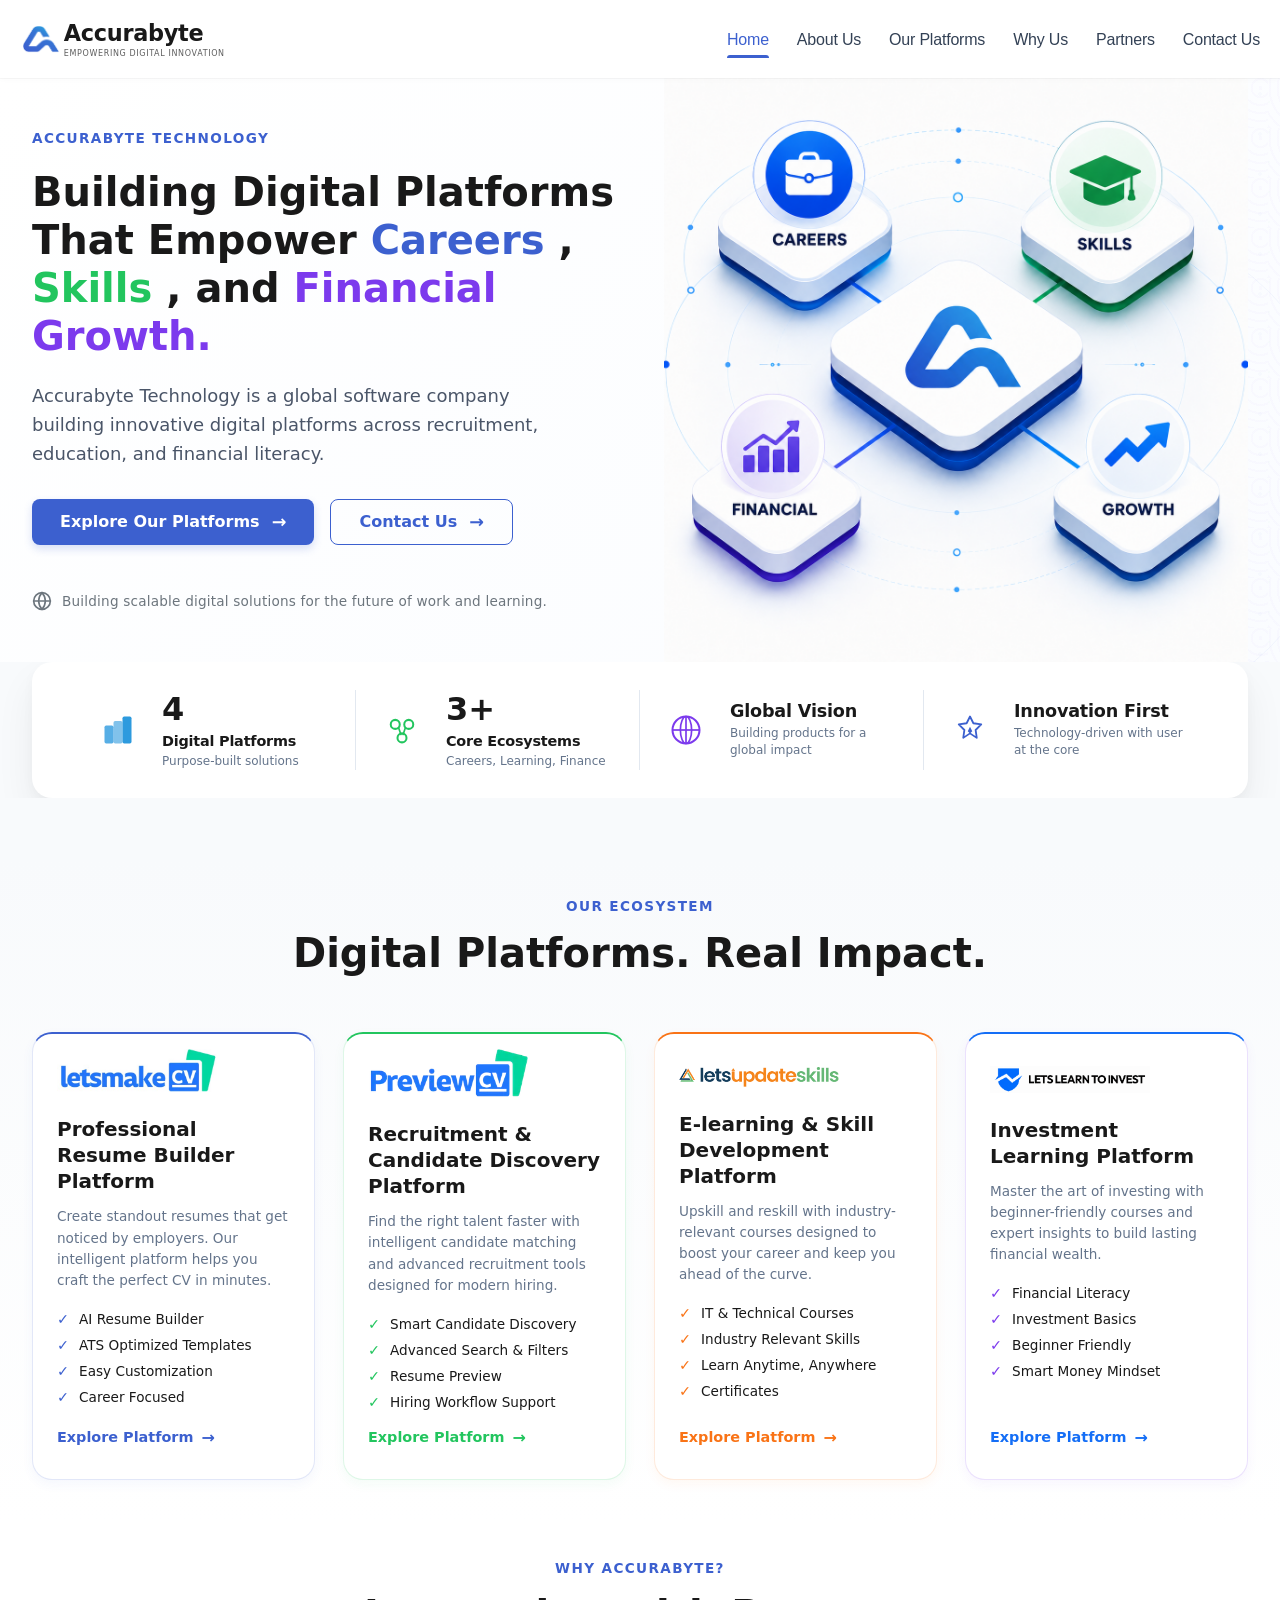
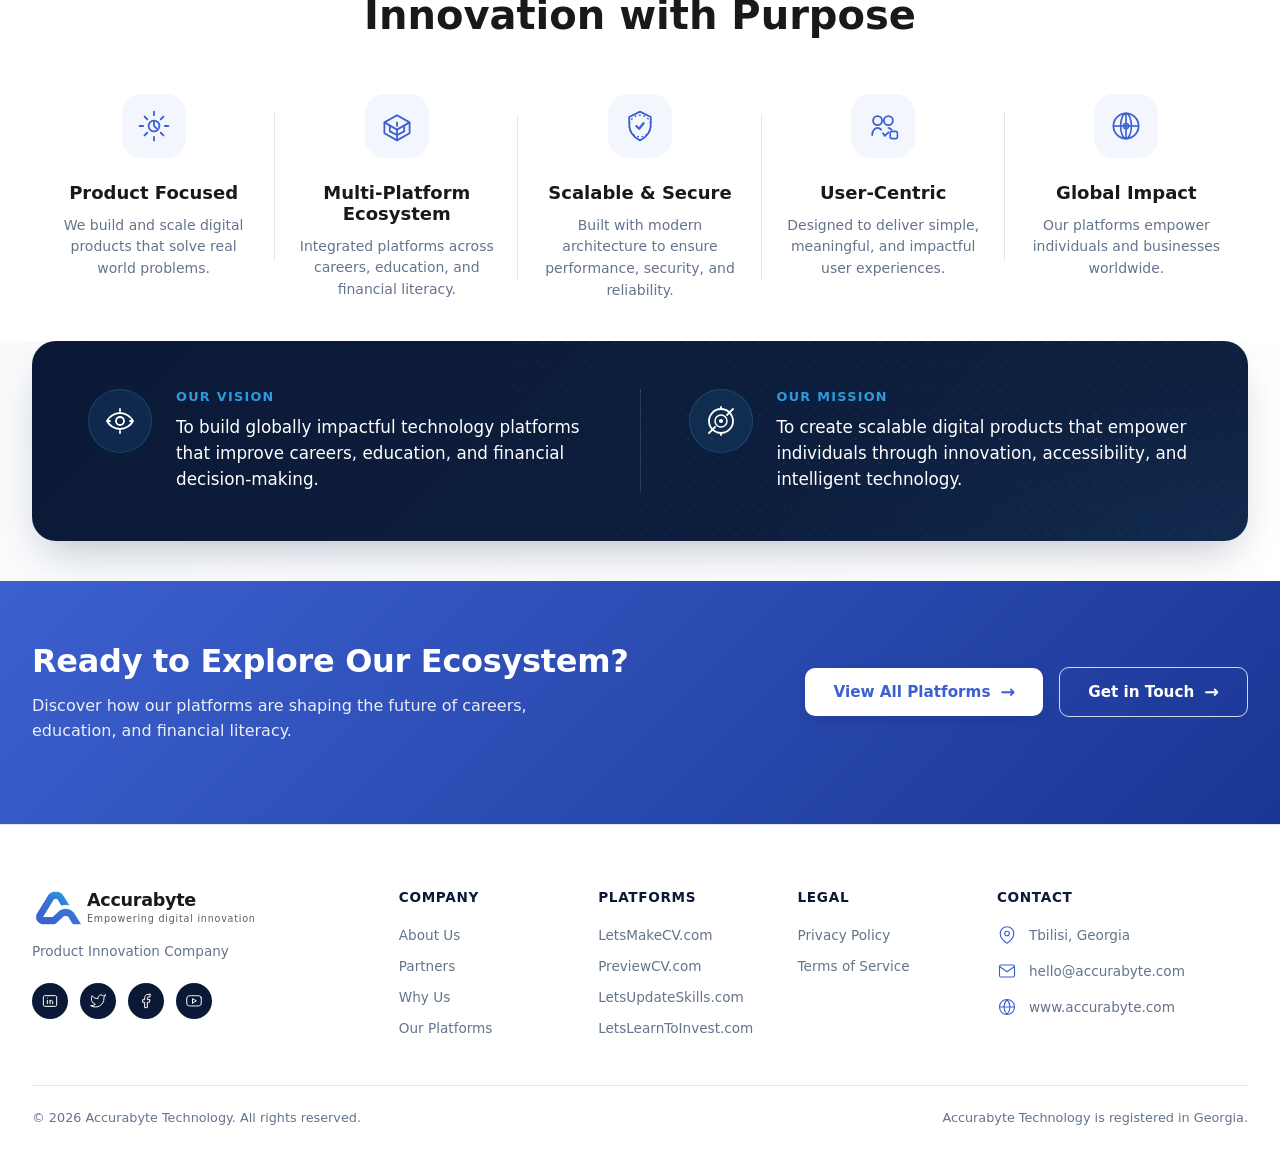
<file: index.html>
<!DOCTYPE html>
<html lang="en">
<head>
  <meta charset="UTF-8">
  <meta name="viewport" content="width=device-width, initial-scale=1.0, viewport-fit=cover">
  <title>Accurabyte Technology</title>
  <link rel="stylesheet" href="css/header.css">
  <link rel="stylesheet" href="css/footer.css">
  <link rel="stylesheet" href="css/style.css">
</head>
<body>

<header class="site-header">
  <div class="header-container">
    <!-- LEFT: Logo Mark + Brand Typography -->
    <a href="index.html" class="logo-wrapper" aria-label="Accurabyte Technology home">
  <img src="assets/logo.png" alt="Accurabyte Technology Logo" class="logo-image">
  <div class="logo-text-group">
    <span class="logo-main">Accurabyte</span>
    <span class="logo-sub">Empowering digital innovation</span>
  </div>
</a>

    <!-- RIGHT: Navigation Menu (Desktop + Mobile overlay) -->
    <div class="nav-menu" id="navMenu">
      <ul class="nav-list">
        <li><a href="index.html" class="nav-link active" data-nav="home">Home</a></li>
        <li><a href="about.html" class="nav-link" data-nav="about">About Us</a></li>
        <li><a href="platforms.html" class="nav-link" data-nav="platforms">Our Platforms</a></li>
        <li><a href="whyus.html" class="nav-link" data-nav="whyrus">Why Us</a></li>
        <li><a href="partners.html" class="nav-link" data-nav="careers">Partners</a></li>
        <li><a href="contact.html" class="nav-link" data-nav="contact">Contact Us</a></li>
      </ul>
    </div>

    <!-- Mobile hamburger toggle button -->
    <button class="mobile-toggle" id="mobileToggleBtn" aria-label="Menu" aria-expanded="false">
      <div class="hamburger">
        <span></span>
        <span></span>
        <span></span>
      </div>
    </button>
  </div>
</header>

  <!-- Hero Section -->
  <section class="sec1-hero-section">
    <div class="sec1-container">
      <div class="sec1-grid">
        <!-- LEFT COLUMN: Text + CTA -->
        <div class="sec1-left-col">
          <div class="sec1-eyebrow">ACCURABYTE TECHNOLOGY</div>
          <h1 class="sec1-heading">
            <span class="sec1-text-dark">Building Digital Platforms That Empower </span>
            <span class="sec1-text-careers">Careers</span>
            <span class="sec1-text-dark">, </span>
            <span class="sec1-text-skills">Skills</span>
            <span class="sec1-text-dark">, and </span>
            <span class="sec1-text-financial">Financial Growth.</span>
          </h1>
          <p class="sec1-description">
            Accurabyte Technology is a global software company building innovative digital platforms across recruitment, education, and financial literacy.
          </p>
          <div class="sec1-cta-group">
            <a href="platforms.html" class="sec1-btn-primary">
              Explore Our Platforms <span class="sec1-arrow">→</span>
            </a>
            <a href="contact.html" class="sec1-btn-secondary">
              Contact Us <span class="sec1-arrow">→</span>
            </a>
          </div>
          <div class="sec1-bottom-info">
            <span class="sec1-globe-icon" aria-hidden="true"></span>
            <span class="sec1-bottom-text">Building scalable digital solutions for the future of work and learning.</span>
          </div>
        </div>

        <!-- RIGHT COLUMN: Hero Visual Asset (hero.png) -->
        <div class="sec1-right-col">
          <img src="assets/hero-img.png" alt="Accurabyte isometric digital platform illustration showing careers, skills, financial growth nodes" class="sec1-hero-image">
        </div>
      </div>
    </div>
  </section>

    <!-- Stats/Features Banner Section -->
  <section class="sec2-stats-section">
    <div class="sec2-container">
      <div class="sec2-stats-banner">
        
        <!-- Item 1: Digital Platforms -->
        <div class="sec2-stats-item">
          <div class="sec2-stats-icon sec2-icon-platforms">
            <svg width="32" height="32" viewBox="0 0 32 32" fill="none" xmlns="http://www.w3.org/2000/svg">
              <rect x="4" y="12" width="8" height="16" rx="1.5" fill="currentColor" opacity="0.8"/>
              <rect x="12" y="8" width="8" height="20" rx="1.5" fill="currentColor" opacity="0.6"/>
              <rect x="20" y="4" width="8" height="24" rx="1.5" fill="currentColor"/>
            </svg>
          </div>
          <div class="sec2-stats-text">
            <div class="sec2-stats-number">4</div>
            <div class="sec2-stats-label">Digital Platforms</div>
            <div class="sec2-stats-desc">Purpose-built solutions</div>
          </div>
        </div>

        <!-- Item 2: Core Ecosystems -->
        <div class="sec2-stats-item">
          <div class="sec2-stats-icon sec2-icon-ecosystems">
            <svg width="32" height="32" viewBox="0 0 32 32" fill="none" xmlns="http://www.w3.org/2000/svg">
              <circle cx="10" cy="11" r="4" stroke="currentColor" stroke-width="1.8" fill="none"/>
              <circle cx="22" cy="11" r="4" stroke="currentColor" stroke-width="1.8" fill="none"/>
              <circle cx="16" cy="23" r="4" stroke="currentColor" stroke-width="1.8" fill="none"/>
              <path d="M13 14L15 20" stroke="currentColor" stroke-width="1.5" stroke-linecap="round"/>
              <path d="M19 14L17 20" stroke="currentColor" stroke-width="1.5" stroke-linecap="round"/>
            </svg>
          </div>
          <div class="sec2-stats-text">
            <div class="sec2-stats-number">3+</div>
            <div class="sec2-stats-label">Core Ecosystems</div>
            <div class="sec2-stats-desc">Careers, Learning, Finance</div>
          </div>
        </div>

        <!-- Item 3: Global Vision -->
        <div class="sec2-stats-item">
          <div class="sec2-stats-icon sec2-icon-global">
            <svg width="32" height="32" viewBox="0 0 32 32" fill="none" xmlns="http://www.w3.org/2000/svg">
              <circle cx="16" cy="16" r="12" stroke="currentColor" stroke-width="1.8" fill="none"/>
              <ellipse cx="16" cy="16" rx="5" ry="12" stroke="currentColor" stroke-width="1.5" fill="none"/>
              <line x1="4" y1="16" x2="28" y2="16" stroke="currentColor" stroke-width="1.5"/>
              <line x1="16" y1="4" x2="16" y2="28" stroke="currentColor" stroke-width="1.5"/>
            </svg>
          </div>
          <div class="sec2-stats-text">
            <div class="sec2-stats-heading">Global Vision</div>
            <div class="sec2-stats-desc">Building products for a global impact</div>
          </div>
        </div>

        <!-- Item 4: Innovation First -->
        <div class="sec2-stats-item">
          <div class="sec2-stats-icon sec2-icon-innovation">
            <svg width="32" height="32" viewBox="0 0 32 32" fill="none" xmlns="http://www.w3.org/2000/svg">
              <path d="M16 4L19 10L26 11L21 16L22 23L16 19L10 23L11 16L6 11L13 10L16 4Z" stroke="currentColor" stroke-width="1.6" fill="none" stroke-linejoin="round"/>
              <path d="M16 13L18 17L16 19L14 17L16 13Z" fill="currentColor"/>
            </svg>
          </div>
          <div class="sec2-stats-text">
            <div class="sec2-stats-heading">Innovation First</div>
            <div class="sec2-stats-desc">Technology-driven with user at the core</div>
          </div>
        </div>

      </div>
    </div>
  </section>

    <!-- Section 3: Digital Platforms / Ecosystem -->
  <section class="sec3-platforms-section">
    <div class="sec3-container">
      <!-- Section Header -->
      <div class="sec3-header">
        <div class="sec3-eyebrow">OUR ECOSYSTEM</div>
        <h2 class="sec3-heading">Digital Platforms. Real Impact.</h2>
      </div>

      <!-- Cards Grid -->
      <div class="sec3-grid">
        
        <!-- Card 1: Blue - Professional Resume Builder -->
        <div class="sec3-card sec3-card--blue" style="padding-top: 15px;">
          <div class="sec3-card-header">
  <img src="assets/logo.jpg" alt="LetsMakeCV" class="sec3-card-logo">
</div>
          <h3 class="sec3-platform-title">Professional Resume Builder Platform</h3>
          <p class="sec3-description">Create standout resumes that get noticed by employers. Our intelligent platform helps you craft the perfect CV in minutes.</p>
          <ul class="sec3-features-list">
            <li><span class="sec3-check-icon sec3-check--blue">✓</span> AI Resume Builder</li>
            <li><span class="sec3-check-icon sec3-check--blue">✓</span> ATS Optimized Templates</li>
            <li><span class="sec3-check-icon sec3-check--blue">✓</span> Easy Customization</li>
            <li><span class="sec3-check-icon sec3-check--blue">✓</span> Career Focused</li>
          </ul>
          <a href="https://letsmakecv.com" class="sec3-cta-link sec3-cta--blue">Explore Platform <span class="sec3-arrow">→</span></a>
        </div>

        <!-- Card 2: Green - Recruitment & Candidate Discovery -->
        <div class="sec3-card sec3-card--green" style="padding-top: 15px;">
         <div class="sec3-card-header">
  <img src="assets/preview-cv-main-logo.webp" alt="PreviewCV" class="sec3-card-logo">
</div>
          <h3 class="sec3-platform-title">Recruitment & Candidate Discovery Platform</h3>
          <p class="sec3-description">Find the right talent faster with intelligent candidate matching and advanced recruitment tools designed for modern hiring.</p>
          <ul class="sec3-features-list">
            <li><span class="sec3-check-icon sec3-check--green">✓</span> Smart Candidate Discovery</li>
            <li><span class="sec3-check-icon sec3-check--green">✓</span> Advanced Search & Filters</li>
            <li><span class="sec3-check-icon sec3-check--green">✓</span> Resume Preview</li>
            <li><span class="sec3-check-icon sec3-check--green">✓</span> Hiring Workflow Support</li>
          </ul>
          <a href="https://previewcv.com" class="sec3-cta-link sec3-cta--green">Explore Platform <span class="sec3-arrow">→</span></a>
        </div>

        <!-- Card 3: Orange - E-learning & Skill Development -->
        <div class="sec3-card sec3-card--orange">
         <div class="sec3-card-header">
  <img src="assets/new-logo.png" alt="LetsUpdateSkills" class="sec3-card-logo">
</div>
          <h3 class="sec3-platform-title">E-learning & Skill Development Platform</h3>
          <p class="sec3-description">Upskill and reskill with industry-relevant courses designed to boost your career and keep you ahead of the curve.</p>
          <ul class="sec3-features-list">
            <li><span class="sec3-check-icon sec3-check--orange">✓</span> IT & Technical Courses</li>
            <li><span class="sec3-check-icon sec3-check--orange">✓</span> Industry Relevant Skills</li>
            <li><span class="sec3-check-icon sec3-check--orange">✓</span> Learn Anytime, Anywhere</li>
            <li><span class="sec3-check-icon sec3-check--orange">✓</span> Certificates</li>
          </ul>
          <a href="https://www.letsupdateskills.com" class="sec3-cta-link sec3-cta--orange">Explore Platform <span class="sec3-arrow">→</span></a>
        </div>

        <!-- Card 4: Purple - Investment Learning -->
        <div class="sec3-card sec3-card--purple">
          <div class="sec3-card-header">
  <img src="assets/learntoinvest.png" alt="LetsLearnToInvest" class="sec3-card-logo">
</div>
          <h3 class="sec3-platform-title">Investment Learning Platform</h3>
          <p class="sec3-description">Master the art of investing with beginner-friendly courses and expert insights to build lasting financial wealth.</p>
          <ul class="sec3-features-list">
            <li><span class="sec3-check-icon sec3-check--purple">✓</span> Financial Literacy</li>
            <li><span class="sec3-check-icon sec3-check--purple">✓</span> Investment Basics</li>
            <li><span class="sec3-check-icon sec3-check--purple">✓</span> Beginner Friendly</li>
            <li><span class="sec3-check-icon sec3-check--purple">✓</span> Smart Money Mindset</li>
          </ul>
          <a href="https://letslearntoinvest.com" class="sec3-cta-link sec3-cta--purple">Explore Platform <span class="sec3-arrow">→</span></a>
        </div>

      </div>
    </div>
  </section>

    <!-- Section 4: Why Accurabyte - Core Values -->
  <section class="sec4-features-section">
    <div class="sec4-container">
      <!-- Section Header -->
      <div class="sec4-header">
        <div class="sec4-eyebrow">WHY ACCURABYTE?</div>
        <h2 class="sec4-heading">Innovation with Purpose</h2>
      </div>

      <!-- Features Grid -->
      <div class="sec4-grid">
        
        <!-- Column 1: Product Focused -->
        <div class="sec4-feature-item">
          <div class="sec4-icon-wrapper">
            <svg width="40" height="40" viewBox="0 0 40 40" fill="none" xmlns="http://www.w3.org/2000/svg">
              <path d="M20 4V8" stroke="currentColor" stroke-width="2" stroke-linecap="round"/>
              <path d="M20 32V36" stroke="currentColor" stroke-width="2" stroke-linecap="round"/>
              <path d="M36 20H32" stroke="currentColor" stroke-width="2" stroke-linecap="round"/>
              <path d="M8 20H4" stroke="currentColor" stroke-width="2" stroke-linecap="round"/>
              <path d="M30.5 9.5L27.5 12.5" stroke="currentColor" stroke-width="2" stroke-linecap="round"/>
              <path d="M12.5 27.5L9.5 30.5" stroke="currentColor" stroke-width="2" stroke-linecap="round"/>
              <path d="M30.5 30.5L27.5 27.5" stroke="currentColor" stroke-width="2" stroke-linecap="round"/>
              <path d="M12.5 12.5L9.5 9.5" stroke="currentColor" stroke-width="2" stroke-linecap="round"/>
              <circle cx="20" cy="20" r="6" stroke="currentColor" stroke-width="2" fill="none"/>
              <path d="M20 14V20L23 23" stroke="currentColor" stroke-width="2" stroke-linecap="round"/>
            </svg>
          </div>
          <h3 class="sec4-feature-title">Product Focused</h3>
          <p class="sec4-feature-desc">We build and scale digital products that solve real world problems.</p>
        </div>

        <!-- Column 2: Multi-Platform Ecosystem -->
        <div class="sec4-feature-item">
          <div class="sec4-icon-wrapper">
            <svg width="40" height="40" viewBox="0 0 40 40" fill="none" xmlns="http://www.w3.org/2000/svg">
              <path d="M20 8L6 16L20 24L34 16L20 8Z" stroke="currentColor" stroke-width="2" fill="none" stroke-linejoin="round"/>
              <path d="M6 16L6 28L20 36L34 28L34 16" stroke="currentColor" stroke-width="2" fill="none" stroke-linejoin="round"/>
              <path d="M12 20V26L20 30L28 26V20" stroke="currentColor" stroke-width="2" fill="none" stroke-linejoin="round"/>
              <path d="M20 24V36" stroke="currentColor" stroke-width="2"/>
              <path d="M20 16L20 20" stroke="currentColor" stroke-width="2" stroke-linecap="round"/>
            </svg>
          </div>
          <h3 class="sec4-feature-title">Multi-Platform Ecosystem</h3>
          <p class="sec4-feature-desc">Integrated platforms across careers, education, and financial literacy.</p>
        </div>

        <!-- Column 3: Scalable & Secure -->
        <div class="sec4-feature-item">
          <div class="sec4-icon-wrapper">
            <svg width="40" height="40" viewBox="0 0 40 40" fill="none" xmlns="http://www.w3.org/2000/svg">
              <path d="M20 4L8 10V18C8 26 12 32 20 36C28 32 32 26 32 18V10L20 4Z" stroke="currentColor" stroke-width="2" fill="none" stroke-linejoin="round"/>
              <path d="M16 20L19 23L24 17" stroke="currentColor" stroke-width="2.5" stroke-linecap="round" stroke-linejoin="round"/>
              <circle cx="20" cy="20" r="12" stroke="currentColor" stroke-width="1.5" fill="none" stroke-dasharray="2 3"/>
            </svg>
          </div>
          <h3 class="sec4-feature-title">Scalable & Secure</h3>
          <p class="sec4-feature-desc">Built with modern architecture to ensure performance, security, and reliability.</p>
        </div>

        <!-- Column 4: User-Centric -->
        <div class="sec4-feature-item">
          <div class="sec4-icon-wrapper">
            <svg width="40" height="40" viewBox="0 0 40 40" fill="none" xmlns="http://www.w3.org/2000/svg">
              <circle cx="14" cy="14" r="5" stroke="currentColor" stroke-width="2" fill="none"/>
              <circle cx="26" cy="14" r="5" stroke="currentColor" stroke-width="2" fill="none"/>
              <path d="M8 30C8 25 11 22 14 22C15.5 22 17 23 18 24" stroke="currentColor" stroke-width="2" fill="none" stroke-linecap="round"/>
              <path d="M26 22C27 22 28.5 23 29.5 24" stroke="currentColor" stroke-width="2" fill="none" stroke-linecap="round"/>
              <path d="M20 28L22 31L26 27" stroke="currentColor" stroke-width="2" stroke-linecap="round" stroke-linejoin="round"/>
              <rect x="28" y="26" width="8" height="8" rx="2" stroke="currentColor" stroke-width="1.8" fill="none"/>
            </svg>
          </div>
          <h3 class="sec4-feature-title">User-Centric</h3>
          <p class="sec4-feature-desc">Designed to deliver simple, meaningful, and impactful user experiences.</p>
        </div>

        <!-- Column 5: Global Impact -->
        <div class="sec4-feature-item">
          <div class="sec4-icon-wrapper">
            <svg width="40" height="40" viewBox="0 0 40 40" fill="none" xmlns="http://www.w3.org/2000/svg">
              <circle cx="20" cy="20" r="14" stroke="currentColor" stroke-width="2" fill="none"/>
              <ellipse cx="20" cy="20" rx="6" ry="14" stroke="currentColor" stroke-width="1.8" fill="none"/>
              <line x1="6" y1="20" x2="34" y2="20" stroke="currentColor" stroke-width="1.8"/>
              <line x1="20" y1="6" x2="20" y2="34" stroke="currentColor" stroke-width="1.8"/>
              <circle cx="20" cy="20" r="3" fill="currentColor" fill-opacity="0.3" stroke="currentColor" stroke-width="1.5"/>
            </svg>
          </div>
          <h3 class="sec4-feature-title">Global Impact</h3>
          <p class="sec4-feature-desc">Our platforms empower individuals and businesses worldwide.</p>
        </div>

      </div>
    </div>
  </section>

    <!-- Section 5: Vision & Mission Banner -->
  <section class="sec5-vision-mission-section">
    <div class="sec5-container">
      <div class="sec5-banner">
        
        <!-- Left Column: Our Vision -->
        <div class="sec5-vision-block">
          <div class="sec5-badge-circle">
            <svg width="32" height="32" viewBox="0 0 32 32" fill="none" xmlns="http://www.w3.org/2000/svg">
              <path d="M16 8C10 8 5 12 3 16C5 20 10 24 16 24C22 24 27 20 29 16C27 12 22 8 16 8Z" stroke="white" stroke-width="1.8" fill="none"/>
              <circle cx="16" cy="16" r="4" stroke="white" stroke-width="1.8" fill="none"/>
              <line x1="16" y1="4" x2="16" y2="6" stroke="white" stroke-width="1.8" stroke-linecap="round"/>
              <line x1="16" y1="26" x2="16" y2="28" stroke="white" stroke-width="1.8" stroke-linecap="round"/>
              <line x1="4" y1="16" x2="6" y2="16" stroke="white" stroke-width="1.8" stroke-linecap="round"/>
              <line x1="26" y1="16" x2="28" y2="16" stroke="white" stroke-width="1.8" stroke-linecap="round"/>
            </svg>
          </div>
          <div class="sec5-text-block">
            <div class="sec5-eyebrow">OUR VISION</div>
            <p class="sec5-description">To build globally impactful technology platforms that improve careers, education, and financial decision-making.</p>
          </div>
        </div>

        <!-- Right Column: Our Mission -->
        <div class="sec5-mission-block">
          <div class="sec5-badge-circle">
            <svg width="32" height="32" viewBox="0 0 32 32" fill="none" xmlns="http://www.w3.org/2000/svg">
              <circle cx="16" cy="16" r="12" stroke="white" stroke-width="1.8" fill="none"/>
              <circle cx="16" cy="16" r="6" stroke="white" stroke-width="1.5" fill="none"/>
              <circle cx="16" cy="16" r="2" fill="white"/>
              <path d="M22 10L28 4" stroke="white" stroke-width="1.8" stroke-linecap="round"/>
              <path d="M4 28L10 22" stroke="white" stroke-width="1.8" stroke-linecap="round"/>
              <path d="M16 4V2" stroke="white" stroke-width="1.8" stroke-linecap="round"/>
              <path d="M16 30V28" stroke="white" stroke-width="1.8" stroke-linecap="round"/>
            </svg>
          </div>
          <div class="sec5-text-block">
            <div class="sec5-eyebrow">OUR MISSION</div>
            <p class="sec5-description">To create scalable digital products that empower individuals through innovation, accessibility, and intelligent technology.</p>
          </div>
        </div>

      </div>
    </div>
  </section>

    <!-- Section 6: Call-to-Action Banner -->
  <section class="sec6-cta-section">
    <div class="sec6-container">
      <div class="sec6-cta-banner">
        
        <!-- Left Side: Text Block -->
        <div class="sec6-text-group">
          <h2 class="sec6-title">Ready to Explore Our Ecosystem?</h2>
          <p class="sec6-subtitle">Discover how our platforms are shaping the future of careers, education, and financial literacy.</p>
        </div>

        <!-- Right Side: CTA Button Group -->
        <div class="sec6-button-group">
          <a href="platforms.html" class="sec6-btn-primary">
            View All Platforms <span class="sec6-arrow">→</span>
          </a>
          <a href="contact.html" class="sec6-btn-secondary">
            Get in Touch <span class="sec6-arrow">→</span>
          </a>
        </div>

      </div>
    </div>
  </section>

    <!-- Footer Section -->
  <footer class="sec7-footer">
    <div class="sec7-container">
      <!-- Top Widget Area - 5 Columns -->
      <div class="sec7-footer-widgets">
        
        <!-- Column 1: Brand Profile & Socials -->
        <div class="sec7-footer-col sec7-brand-col">
           <div class="sec7-logo-wrapper">
  <img src="assets/logo.png" alt="Accurabyte Technology Logo" class="sec7-footer-logo">
  <div class="sec7-footer-text-group">
    <span class="sec7-footer-main">Accurabyte</span>
    <span class="sec7-footer-sub">Empowering digital innovation</span>
  </div>
</div>
          <p class="sec7-tagline">Product Innovation Company</p>
          <div class="sec7-social-row">
            <a href="#" class="sec7-social-icon" aria-label="LinkedIn">
              <svg width="18" height="18" viewBox="0 0 24 24" fill="none" xmlns="http://www.w3.org/2000/svg">
                <path d="M4 4H20C20.5304 4 21.0391 4.21071 21.4142 4.58579C21.7893 4.96086 22 5.46957 22 6V18C22 18.5304 21.7893 19.0391 21.4142 19.4142C21.0391 19.7893 20.5304 20 20 20H4C3.46957 20 2.96086 19.7893 2.58579 19.4142C2.21071 19.0391 2 18.5304 2 18V6C2 5.46957 2.21071 4.96086 2.58579 4.58579C2.96086 4.21071 3.46957 4 4 4Z" stroke="currentColor" stroke-width="1.5" stroke-linejoin="round"/>
                <path d="M8 11V16" stroke="currentColor" stroke-width="1.5" stroke-linecap="round"/>
                <path d="M8 8H8.01" stroke="currentColor" stroke-width="1.5" stroke-linecap="round"/>
                <path d="M12 16V11" stroke="currentColor" stroke-width="1.5" stroke-linecap="round"/>
                <path d="M16 16V13C16 12.4696 15.7893 11.9609 15.4142 11.5858C15.0391 11.2107 14.5304 11 14 11C13.4696 11 12.9609 11.2107 12.5858 11.5858C12.2107 11.9609 12 12.4696 12 13" stroke="currentColor" stroke-width="1.5" stroke-linecap="round"/>
              </svg>
            </a>
            <a href="#" class="sec7-social-icon" aria-label="Twitter">
              <svg width="18" height="18" viewBox="0 0 24 24" fill="none" xmlns="http://www.w3.org/2000/svg">
                <path d="M23 3C22.0424 3.67548 20.9821 4.19211 19.86 4.53C19.2577 3.83751 18.4573 3.34669 17.567 3.12393C16.6767 2.90116 15.7395 2.9572 14.8821 3.28445C14.0247 3.61171 13.2884 4.1944 12.773 4.95372C12.2577 5.71303 11.9897 6.61234 12.007 7.53V8.53C10.2426 8.57557 8.50127 8.18582 6.93101 7.39545C5.36074 6.60508 4.01032 5.43864 3 4C3 4 -1 13 8 17C5.94053 18.398 3.48716 19.0989 1 19C10 24 21 19 21 7.5C20.9991 7.22145 20.9723 6.94359 20.92 6.67C21.9406 5.66349 22.6608 4.39271 23 3Z" stroke="currentColor" stroke-width="1.5" stroke-linecap="round" stroke-linejoin="round"/>
              </svg>
            </a>
            <a href="#" class="sec7-social-icon" aria-label="Facebook">
              <svg width="18" height="18" viewBox="0 0 24 24" fill="none" xmlns="http://www.w3.org/2000/svg">
                <path d="M18 2H15C13.6739 2 12.4021 2.52678 11.4645 3.46447C10.5268 4.40215 10 5.67392 10 7V10H7V14H10V22H14V14H17L18 10H14V7C14 6.73478 14.1054 6.48043 14.2929 6.29289C14.4804 6.10536 14.7348 6 15 6H18V2Z" stroke="currentColor" stroke-width="1.5" stroke-linecap="round" stroke-linejoin="round"/>
              </svg>
            </a>
            <a href="#" class="sec7-social-icon" aria-label="YouTube">
              <svg width="18" height="18" viewBox="0 0 24 24" fill="none" xmlns="http://www.w3.org/2000/svg">
                <path d="M22.54 6.42C22.4212 5.94541 22.1792 5.51057 21.8387 5.15941C21.4982 4.80824 21.0708 4.55318 20.6 4.42C18.88 4 12 4 12 4C12 4 5.12 4 3.4 4.46C2.92918 4.59318 2.50178 4.84824 2.16128 5.19941C1.82078 5.55057 1.57881 5.98541 1.46 6.46C1.14521 8.20556 0.991234 9.97631 1 11.75C0.991234 13.5237 1.14521 15.2944 1.46 17.04C1.57881 17.5146 1.82078 17.9494 2.16128 18.3006C2.50178 18.6518 2.92918 18.9068 3.4 19.04C5.12 19.5 12 19.5 12 19.5C12 19.5 18.88 19.5 20.6 19.04C21.0708 18.9068 21.4982 18.6518 21.8387 18.3006C22.1792 17.9494 22.4212 17.5146 22.54 17.04C22.8548 15.2944 23.0088 13.5237 23 11.75C23.0088 9.97631 22.8548 8.20556 22.54 6.42Z" stroke="currentColor" stroke-width="1.5" stroke-linecap="round" stroke-linejoin="round"/>
                <path d="M9.75 15.02L15.5 11.75L9.75 8.48V15.02Z" stroke="currentColor" stroke-width="1.5" stroke-linecap="round" stroke-linejoin="round"/>
              </svg>
            </a>
          </div>
        </div>

        <!-- Column 2: Company Links -->
        <div class="sec7-footer-col">
          <h4 class="sec7-footer-heading">COMPANY</h4>
          <ul class="sec7-footer-links">
            <li><a href="about.html">About Us</a></li>
            <li><a href="partners.html">Partners</a></li>
            <li><a href="whyus.html">Why Us</a></li>
            <li><a href="platforms.html">Our Platforms</a></li>
          </ul>
        </div>

        <!-- Column 3: Platforms Links -->
        <div class="sec7-footer-col">
          <h4 class="sec7-footer-heading">PLATFORMS</h4>
          <ul class="sec7-footer-links">
            <li><a href="https://letsmakecv.com">LetsMakeCV.com</a></li>
            <li><a href="https://previewcv.com">PreviewCV.com</a></li>
            <li><a href="https://www.letsupdateskills.com">LetsUpdateSkills.com</a></li>
            <li><a href="https://letslearntoinvest.com">LetsLearnToInvest.com</a></li>
          </ul>
        </div>

        <!-- Column 4: Legal Links -->
        <div class="sec7-footer-col">
          <h4 class="sec7-footer-heading">LEGAL</h4>
          <ul class="sec7-footer-links">
            <li><a href="privacy.html">Privacy Policy</a></li>
            <li><a href="terms.html">Terms of Service</a></li>
          </ul>
        </div>

        <!-- Column 5: Contact Info Widget -->
        <div class="sec7-footer-col sec7-contact-col">
          <h4 class="sec7-footer-heading">CONTACT</h4>
          <ul class="sec7-contact-list">
            <li class="sec7-contact-item">
              <span class="sec7-contact-icon">
                <svg width="18" height="18" viewBox="0 0 24 24" fill="none" xmlns="http://www.w3.org/2000/svg">
                  <path d="M21 10C21 17 12 23 12 23C12 23 3 17 3 10C3 7.61305 3.94821 5.32387 5.63604 3.63604C7.32387 1.94821 9.61305 1 12 1C14.3869 1 16.6761 1.94821 18.364 3.63604C20.0518 5.32387 21 7.61305 21 10Z" stroke="currentColor" stroke-width="1.5" stroke-linecap="round" stroke-linejoin="round"/>
                  <path d="M12 13C13.6569 13 15 11.6569 15 10C15 8.34315 13.6569 7 12 7C10.3431 7 9 8.34315 9 10C9 11.6569 10.3431 13 12 13Z" stroke="currentColor" stroke-width="1.5" stroke-linecap="round" stroke-linejoin="round"/>
                </svg>
              </span>
              <span class="sec7-contact-text">Tbilisi, Georgia</span>
            </li>
            <li class="sec7-contact-item">
              <span class="sec7-contact-icon">
                <svg width="18" height="18" viewBox="0 0 24 24" fill="none" xmlns="http://www.w3.org/2000/svg">
                  <path d="M4 4H20C21.1 4 22 4.9 22 6V18C22 19.1 21.1 20 20 20H4C2.9 20 2 19.1 2 18V6C2 4.9 2.9 4 4 4Z" stroke="currentColor" stroke-width="1.5" stroke-linecap="round" stroke-linejoin="round"/>
                  <path d="M22 6L12 13L2 6" stroke="currentColor" stroke-width="1.5" stroke-linecap="round" stroke-linejoin="round"/>
                </svg>
              </span>
              <a href="mailto:hello@accurabyte.com" class="sec7-contact-link">hello@accurabyte.com</a>
            </li>
            <li class="sec7-contact-item">
              <span class="sec7-contact-icon">
                <svg width="18" height="18" viewBox="0 0 24 24" fill="none" xmlns="http://www.w3.org/2000/svg">
                  <circle cx="12" cy="12" r="10" stroke="currentColor" stroke-width="1.5" stroke-linecap="round" stroke-linejoin="round"/>
                  <line x1="2" y1="12" x2="22" y2="12" stroke="currentColor" stroke-width="1.5" stroke-linecap="round" stroke-linejoin="round"/>
                  <path d="M12 2C14.5013 4.73835 15.9228 8.29203 16 12C15.9228 15.708 14.5013 19.2616 12 22C9.49872 19.2616 8.07725 15.708 8 12C8.07725 8.29203 9.49872 4.73835 12 2Z" stroke="currentColor" stroke-width="1.5" stroke-linecap="round" stroke-linejoin="round"/>
                </svg>
              </span>
              <a href="https://www.accurabyte.com" class="sec7-contact-link">www.accurabyte.com</a>
            </li>
          </ul>
        </div>

      </div>

      <!-- Bottom Bar -->
      <div class="sec7-footer-bottom">
        <div class="sec7-copyright">
          © 2026 Accurabyte Technology. All rights reserved.
        </div>
        <div class="sec7-registration">
          Accurabyte Technology is registered in Georgia.
        </div>
      </div>
    </div>
  </footer>


<script src="js/script.js"></script>

</body>
</html>
</file>
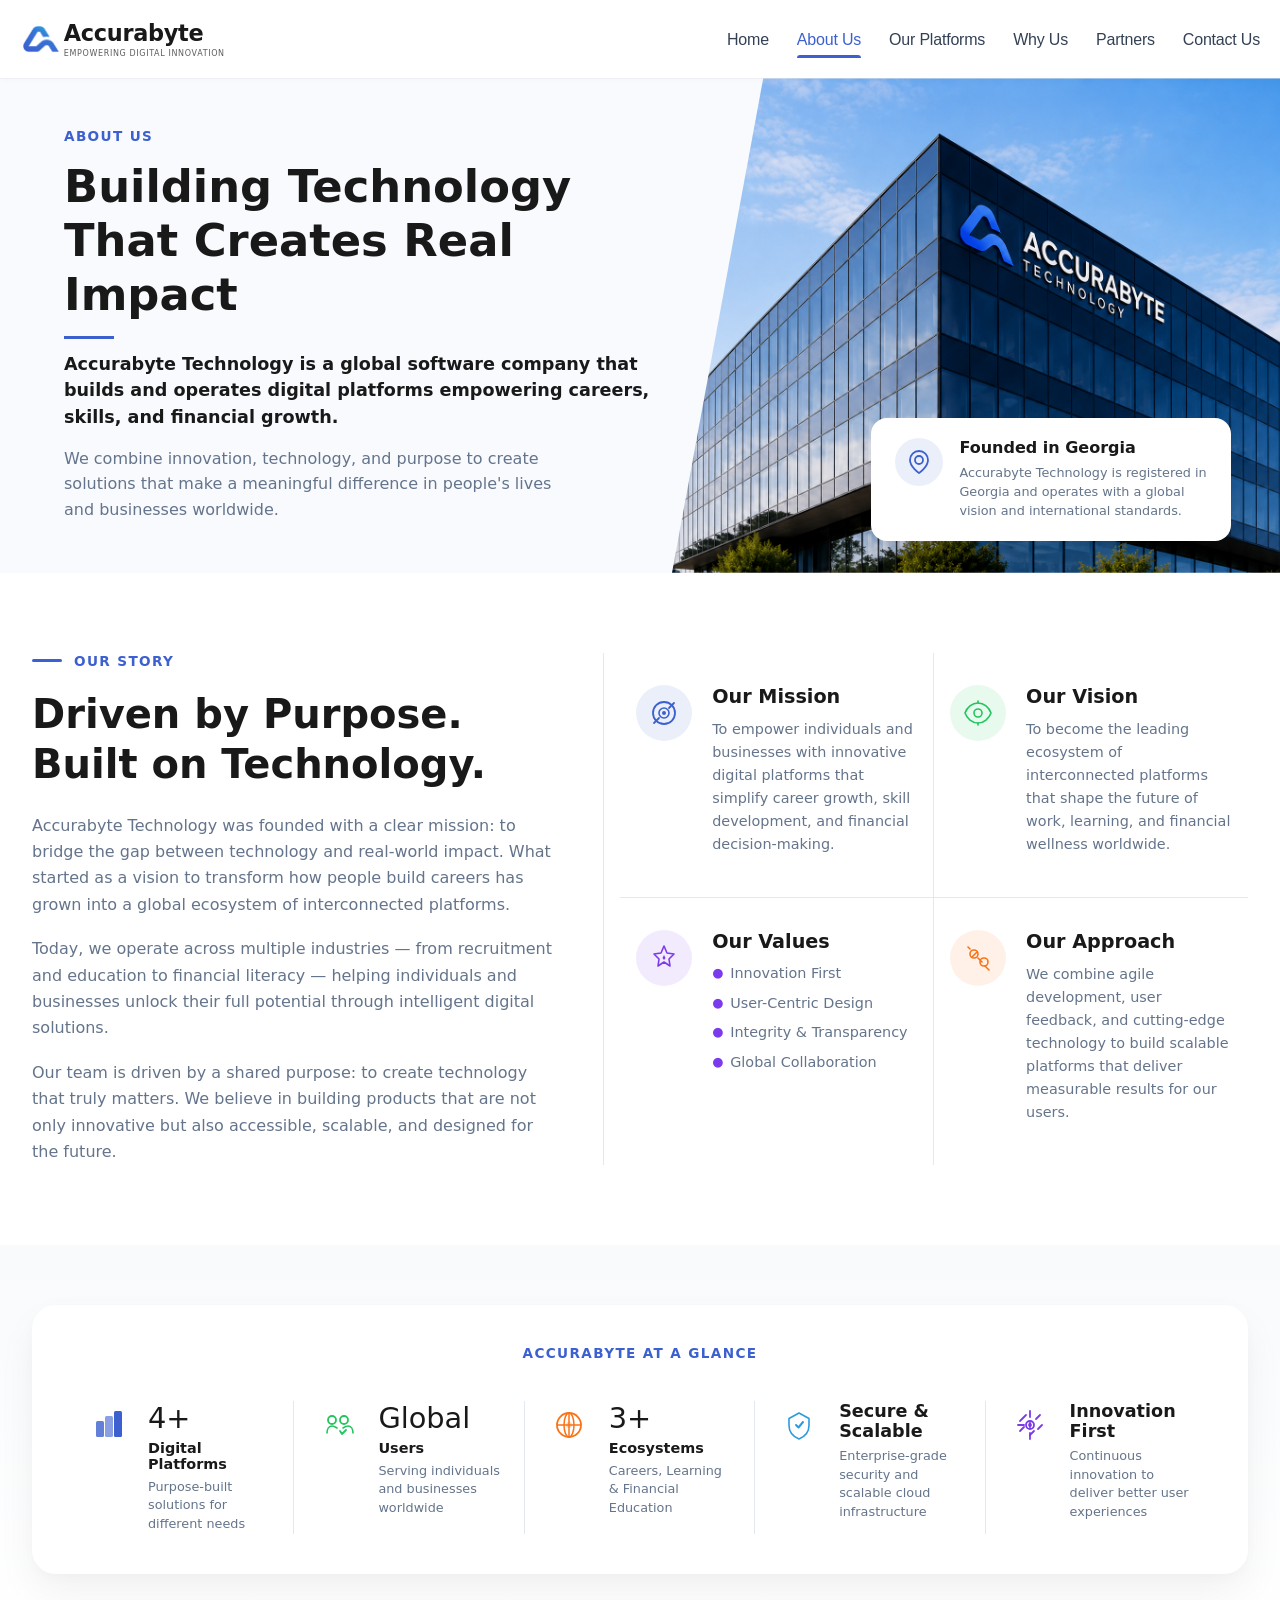
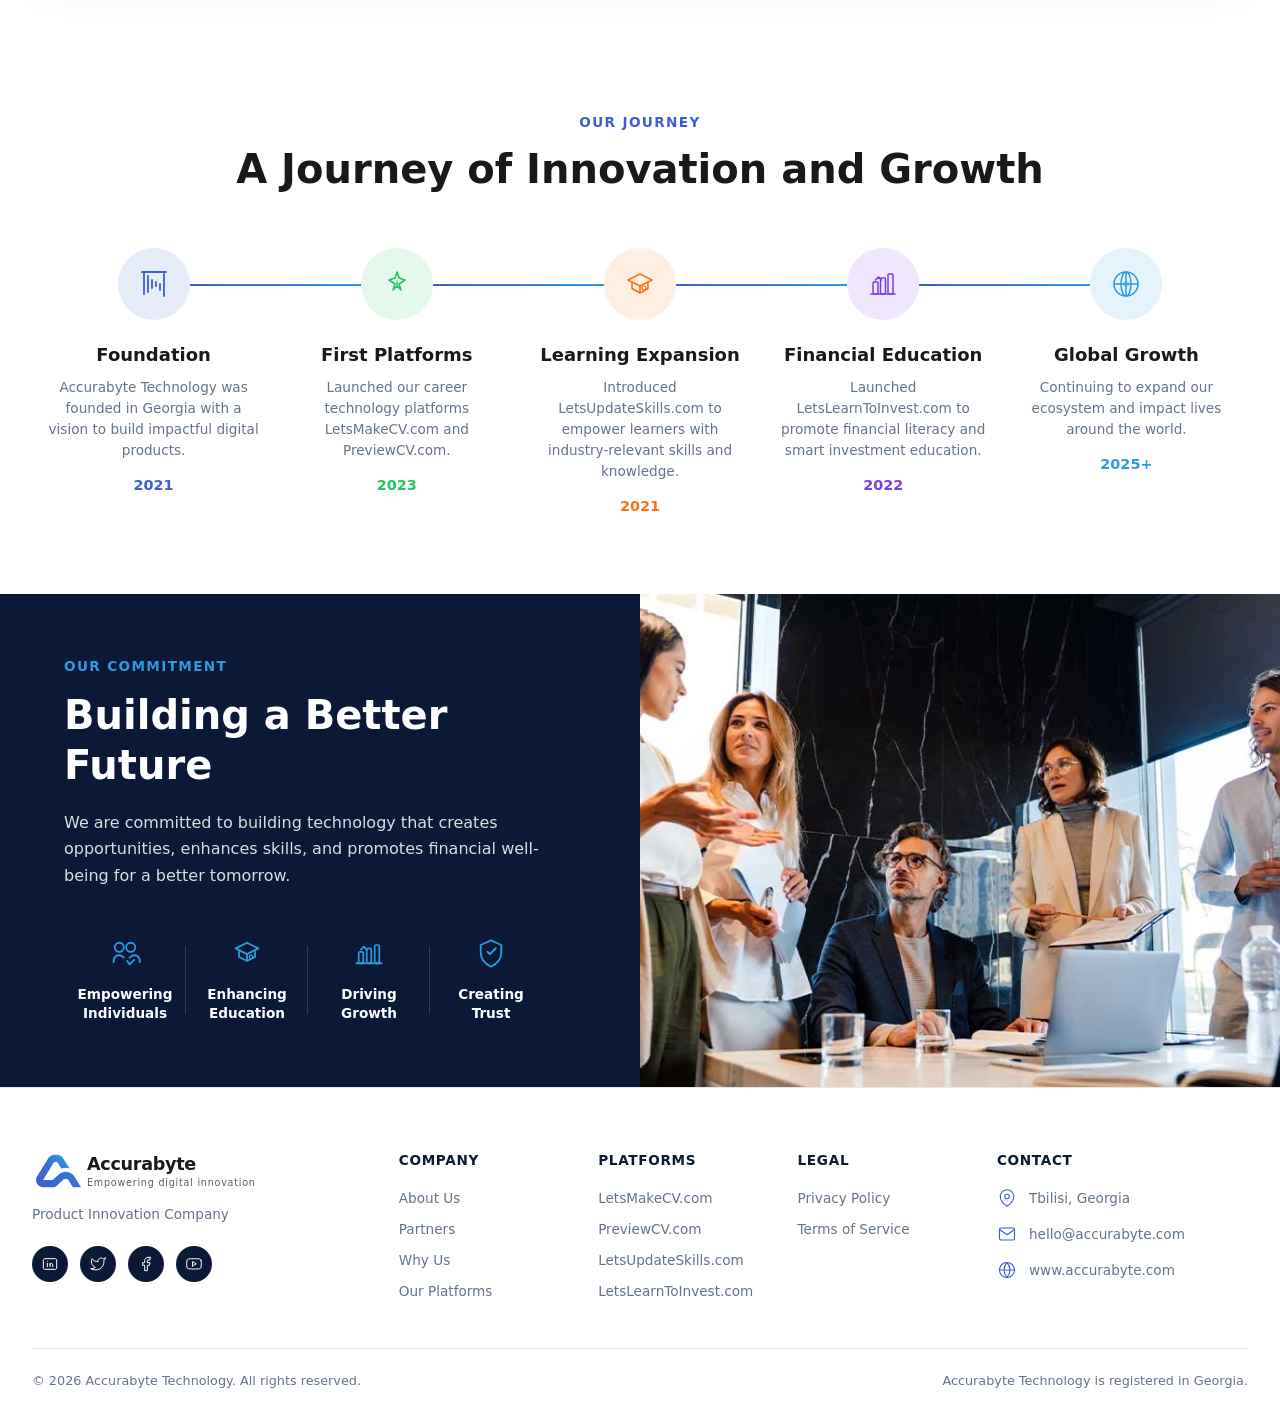
<file: about.html>
<!DOCTYPE html>
<html lang="en">
<head>
    <meta charset="UTF-8">
    <meta name="viewport" content="width=device-width, initial-scale=1.0">
    <title>About - Accurabyte Technology</title>
    <link rel="stylesheet" href="css/header.css">
    <link rel="stylesheet" href="css/footer.css">
    <link rel="stylesheet" href="css/about.css">
</head>
<body>

  <header class="site-header">
  <div class="header-container">
    <!-- LEFT: Logo Mark + Brand Typography -->
    <a href="index.html" class="logo-wrapper" aria-label="Accurabyte Technology home">
  <img src="assets/logo.png" alt="Accurabyte Technology Logo" class="logo-image">
  <div class="logo-text-group">
    <span class="logo-main">Accurabyte</span>
    <span class="logo-sub">Empowering digital innovation</span>
  </div>
</a>

    <!-- RIGHT: Navigation Menu (Desktop + Mobile overlay) -->
    <div class="nav-menu" id="navMenu">
      <ul class="nav-list">
        <li><a href="index.html" class="nav-link active" data-nav="home">Home</a></li>
        <li><a href="about.html" class="nav-link" data-nav="about">About Us</a></li>
        <li><a href="platforms.html" class="nav-link" data-nav="platforms">Our Platforms</a></li>
        <li><a href="whyus.html" class="nav-link" data-nav="whyrus">Why Us</a></li>
        <li><a href="partners.html" class="nav-link" data-nav="careers">Partners</a></li>
        <li><a href="contact.html" class="nav-link" data-nav="contact">Contact Us</a></li>
      </ul>
    </div>

    <!-- Mobile hamburger toggle button -->
    <button class="mobile-toggle" id="mobileToggleBtn" aria-label="Menu" aria-expanded="false">
      <div class="hamburger">
        <span></span>
        <span></span>
        <span></span>
      </div>
    </button>
  </div>
</header>


      <!-- Section 1: About Us Hero -->
  <section class="sec1-about-section">
    <div class="sec1-about-container">
      <div class="sec1-about-grid">
        
        <!-- Left Column: Content Block -->
        <div class="sec1-about-content">
          <div class="sec1-eyebrow">ABOUT US</div>
          <h1 class="sec1-heading">Building Technology That Creates Real Impact</h1>
          <div class="sec1-accent-line"></div>
          <p class="sec1-lead-text">Accurabyte Technology is a global software company that builds and operates digital platforms empowering careers, skills, and financial growth.</p>
          <p class="sec1-body-text">We combine innovation, technology, and purpose to create solutions that make a meaningful difference in people's lives and businesses worldwide.</p>
        </div>

        <!-- Right Column: Media & Floating Badge -->
        <div class="sec1-about-media">
          <div class="sec1-image-wrapper"></div>
          
          <!-- Floating Info Badge -->
          <div class="sec1-floating-badge">
            <div class="sec1-badge-icon">
              <svg width="22" height="22" viewBox="0 0 24 24" fill="none" xmlns="http://www.w3.org/2000/svg">
                <path d="M21 10C21 17 12 23 12 23C12 23 3 17 3 10C3 7.61305 3.94821 5.32387 5.63604 3.63604C7.32387 1.94821 9.61305 1 12 1C14.3869 1 16.6761 1.94821 18.364 3.63604C20.0518 5.32387 21 7.61305 21 10Z" stroke="currentColor" stroke-width="1.8" fill="none"/>
                <circle cx="12" cy="10" r="4" stroke="currentColor" stroke-width="1.8" fill="none"/>
              </svg>
            </div>
            <div class="sec1-badge-content">
              <div class="sec1-badge-title">Founded in Georgia</div>
              <p class="sec1-badge-text">Accurabyte Technology is registered in Georgia and operates with a global vision and international standards.</p>
            </div>
          </div>
        </div>

      </div>
    </div>
  </section>

    <!-- Section 2: Our Story & Core Pillars -->
  <section class="sec2-story-pillars">
    <div class="sec2-container">
      <div class="sec2-grid">
        
        <!-- Left Column: Story Narrative -->
        <div class="sec2-story-col">
          <div class="sec2-eyebrow-row">
            <div class="sec2-eyebrow-line"></div>
            <span class="sec2-eyebrow-text">OUR STORY</span>
          </div>
          <h2 class="sec2-heading">Driven by Purpose. Built on Technology.</h2>
          <p class="sec2-body-text">Accurabyte Technology was founded with a clear mission: to bridge the gap between technology and real-world impact. What started as a vision to transform how people build careers has grown into a global ecosystem of interconnected platforms.</p>
          <p class="sec2-body-text">Today, we operate across multiple industries — from recruitment and education to financial literacy — helping individuals and businesses unlock their full potential through intelligent digital solutions.</p>
          <p class="sec2-body-text">Our team is driven by a shared purpose: to create technology that truly matters. We believe in building products that are not only innovative but also accessible, scalable, and designed for the future.</p>
        </div>

        <!-- Right Column: Pillars 2x2 Grid -->
        <div class="sec2-pillars-col">
          
          <!-- Top Left: Our Mission -->
          <div class="sec2-pillar-cell sec2-pillar--blue">
            <div class="sec2-pillar-badge">
              <svg width="28" height="28" viewBox="0 0 28 28" fill="none" xmlns="http://www.w3.org/2000/svg">
                <circle cx="14" cy="14" r="11" stroke="currentColor" stroke-width="1.8" fill="none"/>
                <circle cx="14" cy="14" r="5" stroke="currentColor" stroke-width="1.6" fill="none"/>
                <circle cx="14" cy="14" r="2" fill="currentColor"/>
                <path d="M19 9L24 4" stroke="currentColor" stroke-width="1.8" stroke-linecap="round"/>
                <path d="M4 24L9 19" stroke="currentColor" stroke-width="1.8" stroke-linecap="round"/>
              </svg>
            </div>
            <div class="sec2-pillar-content">
              <h3 class="sec2-pillar-title">Our Mission</h3>
              <p class="sec2-pillar-text">To empower individuals and businesses with innovative digital platforms that simplify career growth, skill development, and financial decision-making.</p>
            </div>
          </div>

          <!-- Top Right: Our Vision -->
          <div class="sec2-pillar-cell sec2-pillar--green">
            <div class="sec2-pillar-badge">
              <svg width="28" height="28" viewBox="0 0 28 28" fill="none" xmlns="http://www.w3.org/2000/svg">
                <path d="M14 4C8 4 3 8.5 1 14C3 19.5 8 24 14 24C20 24 25 19.5 27 14C25 8.5 20 4 14 4Z" stroke="currentColor" stroke-width="1.6" fill="none"/>
                <circle cx="14" cy="14" r="4" stroke="currentColor" stroke-width="1.6" fill="none"/>
                <line x1="14" y1="2" x2="14" y2="4" stroke="currentColor" stroke-width="1.6" stroke-linecap="round"/>
                <line x1="14" y1="24" x2="14" y2="26" stroke="currentColor" stroke-width="1.6" stroke-linecap="round"/>
              </svg>
            </div>
            <div class="sec2-pillar-content">
              <h3 class="sec2-pillar-title">Our Vision</h3>
              <p class="sec2-pillar-text">To become the leading ecosystem of interconnected platforms that shape the future of work, learning, and financial wellness worldwide.</p>
            </div>
          </div>

          <!-- Bottom Left: Our Values -->
          <div class="sec2-pillar-cell sec2-pillar--purple">
            <div class="sec2-pillar-badge">
              <svg width="28" height="28" viewBox="0 0 28 28" fill="none" xmlns="http://www.w3.org/2000/svg">
                <path d="M14 2L17 9L24 10L19 15L20 22L14 18L8 22L9 15L4 10L11 9L14 2Z" stroke="currentColor" stroke-width="1.6" fill="none" stroke-linejoin="round"/>
                <path d="M14 11L15.5 14L14 16L12.5 14L14 11Z" fill="currentColor"/>
              </svg>
            </div>
            <div class="sec2-pillar-content">
              <h3 class="sec2-pillar-title">Our Values</h3>
              <ul class="sec2-pillar-list">
                <li>Innovation First</li>
                <li>User-Centric Design</li>
                <li>Integrity & Transparency</li>
                <li>Global Collaboration</li>
              </ul>
            </div>
          </div>

          <!-- Bottom Right: Our Approach -->
          <div class="sec2-pillar-cell sec2-pillar--orange">
            <div class="sec2-pillar-badge">
              <svg width="28" height="28" viewBox="0 0 28 28" fill="none" xmlns="http://www.w3.org/2000/svg">
                <circle cx="10" cy="10" r="4" stroke="currentColor" stroke-width="1.6" fill="none"/>
                <circle cx="20" cy="18" r="4" stroke="currentColor" stroke-width="1.6" fill="none"/>
                <path d="M14 14L18 18" stroke="currentColor" stroke-width="1.6" stroke-linecap="round"/>
                <path d="M13 8L8 13" stroke="currentColor" stroke-width="1.6" stroke-linecap="round"/>
                <path d="M21 22L25 26" stroke="currentColor" stroke-width="1.6" stroke-linecap="round"/>
                <path d="M6 5L4 3" stroke="currentColor" stroke-width="1.6" stroke-linecap="round"/>
              </svg>
            </div>
            <div class="sec2-pillar-content">
              <h3 class="sec2-pillar-title">Our Approach</h3>
              <p class="sec2-pillar-text">We combine agile development, user feedback, and cutting-edge technology to build scalable platforms that deliver measurable results for our users.</p>
            </div>
          </div>

        </div>

      </div>
    </div>
  </section>

    <!-- Section 3: Accurabyte at a Glance Stats Banner -->
  <section class="sec3-glance-section">
    <div class="sec3-container">
      <div class="sec3-glance-card">
        
        <div class="sec3-glance-title">ACCURABYTE AT A GLANCE</div>
        
        <div class="sec3-glance-grid">
          
          <!-- Block 1: Digital Platforms -->
          <div class="sec3-glance-item">
            <div class="sec3-glance-icon sec3-icon-blue">
              <svg width="32" height="32" viewBox="0 0 32 32" fill="none" xmlns="http://www.w3.org/2000/svg">
                <rect x="4" y="12" width="8" height="16" rx="1.5" fill="currentColor" opacity="0.8"/>
                <rect x="13" y="7" width="8" height="21" rx="1.5" fill="currentColor" opacity="0.6"/>
                <rect x="22" y="2" width="8" height="26" rx="1.5" fill="currentColor"/>
              </svg>
            </div>
            <div class="sec3-glance-text">
              <div class="sec3-glance-stat">4+</div>
              <div class="sec3-glance-label">Digital Platforms</div>
              <div class="sec3-glance-desc">Purpose-built solutions for different needs</div>
            </div>
          </div>

          <!-- Block 2: Global Users -->
          <div class="sec3-glance-item">
            <div class="sec3-glance-icon sec3-icon-green">
              <svg width="32" height="32" viewBox="0 0 32 32" fill="none" xmlns="http://www.w3.org/2000/svg">
                <circle cx="10" cy="11" r="4" stroke="currentColor" stroke-width="1.8" fill="none"/>
                <circle cx="22" cy="11" r="4" stroke="currentColor" stroke-width="1.8" fill="none"/>
                <path d="M5 24C5 20 7 17 10 17C12 17 13.5 18 15 19" stroke="currentColor" stroke-width="1.6" fill="none" stroke-linecap="round"/>
                <path d="M21 19C22.5 18 24 17 26 17C29 17 31 20 31 24" stroke="currentColor" stroke-width="1.6" fill="none" stroke-linecap="round"/>
                <path d="M18 22L20 25L24 21" stroke="currentColor" stroke-width="1.8" stroke-linecap="round" stroke-linejoin="round"/>
              </svg>
            </div>
            <div class="sec3-glance-text">
              <div class="sec3-glance-stat">Global</div>
              <div class="sec3-glance-label">Users</div>
              <div class="sec3-glance-desc">Serving individuals and businesses worldwide</div>
            </div>
          </div>

          <!-- Block 3: Ecosystems -->
          <div class="sec3-glance-item">
            <div class="sec3-glance-icon sec3-icon-orange">
              <svg width="32" height="32" viewBox="0 0 32 32" fill="none" xmlns="http://www.w3.org/2000/svg">
                <circle cx="16" cy="16" r="12" stroke="currentColor" stroke-width="1.8" fill="none"/>
                <ellipse cx="16" cy="16" rx="5" ry="12" stroke="currentColor" stroke-width="1.5" fill="none"/>
                <line x1="4" y1="16" x2="28" y2="16" stroke="currentColor" stroke-width="1.5"/>
                <line x1="16" y1="4" x2="16" y2="28" stroke="currentColor" stroke-width="1.5"/>
                <circle cx="16" cy="16" r="3" fill="currentColor" fill-opacity="0.3"/>
              </svg>
            </div>
            <div class="sec3-glance-text">
              <div class="sec3-glance-stat">3+</div>
              <div class="sec3-glance-label">Ecosystems</div>
              <div class="sec3-glance-desc">Careers, Learning & Financial Education</div>
            </div>
          </div>

          <!-- Block 4: Secure & Scalable -->
          <div class="sec3-glance-item">
            <div class="sec3-glance-icon sec3-icon-skyblue">
              <svg width="32" height="32" viewBox="0 0 32 32" fill="none" xmlns="http://www.w3.org/2000/svg">
                <path d="M16 4L6 9.5V16.5C6 22.5 10 27.5 16 30C22 27.5 26 22.5 26 16.5V9.5L16 4Z" stroke="currentColor" stroke-width="1.6" fill="none" stroke-linejoin="round"/>
                <path d="M13 16L15.5 18.5L20 13" stroke="currentColor" stroke-width="2" stroke-linecap="round" stroke-linejoin="round"/>
              </svg>
            </div>
            <div class="sec3-glance-text">
              <div class="sec3-glance-label-large">Secure & Scalable</div>
              <div class="sec3-glance-desc">Enterprise-grade security and scalable cloud infrastructure</div>
            </div>
          </div>

          <!-- Block 5: Innovation First -->
          <div class="sec3-glance-item">
            <div class="sec3-glance-icon sec3-icon-purple">
              <svg width="32" height="32" viewBox="0 0 32 32" fill="none" xmlns="http://www.w3.org/2000/svg">
                <path d="M6 22L10 18" stroke="currentColor" stroke-width="1.8" stroke-linecap="round"/>
                <path d="M22 10L26 6" stroke="currentColor" stroke-width="1.8" stroke-linecap="round"/>
                <path d="M16 26L20 22" stroke="currentColor" stroke-width="1.8" stroke-linecap="round"/>
                <path d="M12 6L6 12" stroke="currentColor" stroke-width="1.8" stroke-linecap="round"/>
                <path d="M28 16L24 20" stroke="currentColor" stroke-width="1.8" stroke-linecap="round"/>
                <path d="M16 2V8" stroke="currentColor" stroke-width="1.8" stroke-linecap="round"/>
                <path d="M16 24V30" stroke="currentColor" stroke-width="1.8" stroke-linecap="round"/>
                <path d="M4 16L10 16" stroke="currentColor" stroke-width="1.8" stroke-linecap="round"/>
                <circle cx="16" cy="16" r="4" stroke="currentColor" stroke-width="1.8" fill="none"/>
                <path d="M16 12L18 16L16 20L14 16L16 12Z" fill="currentColor"/>
              </svg>
            </div>
            <div class="sec3-glance-text">
              <div class="sec3-glance-label-large">Innovation First</div>
              <div class="sec3-glance-desc">Continuous innovation to deliver better user experiences</div>
            </div>
          </div>

        </div>

      </div>
    </div>
  </section>

    <!-- Section 4: Our Journey Timeline -->
  <section class="sec4-timeline-section">
    <div class="sec4-container">
      <!-- Section Header -->
      <div class="sec4-header">
        <div class="sec4-eyebrow">OUR JOURNEY</div>
        <h2 class="sec4-heading">A Journey of Innovation and Growth</h2>
      </div>

      <!-- Timeline Track -->
      <div class="sec4-timeline-track">
        
        <!-- Node 1: Foundation -->
        <div class="sec4-timeline-node sec4-node--blue">
          <div class="sec4-node-badge">
            <svg width="32" height="32" viewBox="0 0 32 32" fill="none" xmlns="http://www.w3.org/2000/svg">
              <path d="M6 4L6 26" stroke="currentColor" stroke-width="1.8" stroke-linecap="round"/>
              <path d="M10 8L10 24" stroke="currentColor" stroke-width="1.8" stroke-linecap="round"/>
              <path d="M14 12L14 20" stroke="currentColor" stroke-width="1.8" stroke-linecap="round"/>
              <path d="M18 14L18 18" stroke="currentColor" stroke-width="1.8" stroke-linecap="round"/>
              <path d="M22 16L22 22" stroke="currentColor" stroke-width="1.8" stroke-linecap="round"/>
              <path d="M26 6L26 28" stroke="currentColor" stroke-width="1.8" stroke-linecap="round"/>
              <path d="M4 4L28 4" stroke="currentColor" stroke-width="1.8" stroke-linecap="round"/>
            </svg>
          </div>
          <div class="sec4-node-content">
            <h3 class="sec4-node-title">Foundation</h3>
            <p class="sec4-node-desc">Accurabyte Technology was founded in Georgia with a vision to build impactful digital products.</p>
            <div class="sec4-node-year">2021</div>
          </div>
        </div>

        <!-- Node 2: First Platforms -->
        <div class="sec4-timeline-node sec4-node--green">
          <div class="sec4-node-badge">
            <svg width="32" height="32" viewBox="0 0 32 32" fill="none" xmlns="http://www.w3.org/2000/svg">
              <path d="M16 4L18 10L24 12L18 16L20 22L16 18L12 22L14 16L8 12L14 10L16 4Z" stroke="currentColor" stroke-width="1.6" fill="none" stroke-linejoin="round"/>
              <path d="M16 12L17 16L16 18L15 16L16 12Z" fill="currentColor"/>
            </svg>
          </div>
          <div class="sec4-node-content">
            <h3 class="sec4-node-title">First Platforms</h3>
            <p class="sec4-node-desc">Launched our career technology platforms LetsMakeCV.com and PreviewCV.com.</p>
            <div class="sec4-node-year">2023</div>
          </div>
        </div>

        <!-- Node 3: Learning Expansion -->
        <div class="sec4-timeline-node sec4-node--orange">
          <div class="sec4-node-badge">
            <svg width="32" height="32" viewBox="0 0 32 32" fill="none" xmlns="http://www.w3.org/2000/svg">
              <path d="M16 6L4 12L16 18L28 12L16 6Z" stroke="currentColor" stroke-width="1.6" fill="none" stroke-linejoin="round"/>
              <path d="M8 14.5V20.5L16 25L24 20.5V14.5" stroke="currentColor" stroke-width="1.6" fill="none" stroke-linejoin="round"/>
              <path d="M16 25V18" stroke="currentColor" stroke-width="1.6"/>
              <circle cx="20" cy="20" r="2" stroke="currentColor" stroke-width="1.2" fill="none"/>
            </svg>
          </div>
          <div class="sec4-node-content">
            <h3 class="sec4-node-title">Learning Expansion</h3>
            <p class="sec4-node-desc">Introduced LetsUpdateSkills.com to empower learners with industry-relevant skills and knowledge.</p>
            <div class="sec4-node-year">2021</div>
          </div>
        </div>

        <!-- Node 4: Financial Education -->
        <div class="sec4-timeline-node sec4-node--purple">
          <div class="sec4-node-badge">
            <svg width="32" height="32" viewBox="0 0 32 32" fill="none" xmlns="http://www.w3.org/2000/svg">
              <rect x="6" y="14" width="5" height="12" rx="1" stroke="currentColor" stroke-width="1.5" fill="none"/>
              <rect x="13.5" y="10" width="5" height="16" rx="1" stroke="currentColor" stroke-width="1.5" fill="none"/>
              <rect x="21" y="6" width="5" height="20" rx="1" stroke="currentColor" stroke-width="1.5" fill="none"/>
              <path d="M4 26H28" stroke="currentColor" stroke-width="1.6" stroke-linecap="round"/>
              <path d="M8.5 12L11.5 9L14.5 12" stroke="currentColor" stroke-width="1.6" stroke-linecap="round" stroke-linejoin="round"/>
            </svg>
          </div>
          <div class="sec4-node-content">
            <h3 class="sec4-node-title">Financial Education</h3>
            <p class="sec4-node-desc">Launched LetsLearnToInvest.com to promote financial literacy and smart investment education.</p>
            <div class="sec4-node-year">2022</div>
          </div>
        </div>

        <!-- Node 5: Global Growth -->
        <div class="sec4-timeline-node sec4-node--sky">
          <div class="sec4-node-badge">
            <svg width="32" height="32" viewBox="0 0 32 32" fill="none" xmlns="http://www.w3.org/2000/svg">
              <circle cx="16" cy="16" r="12" stroke="currentColor" stroke-width="1.6" fill="none"/>
              <ellipse cx="16" cy="16" rx="5" ry="12" stroke="currentColor" stroke-width="1.5" fill="none"/>
              <line x1="4" y1="16" x2="28" y2="16" stroke="currentColor" stroke-width="1.5"/>
              <line x1="16" y1="4" x2="16" y2="28" stroke="currentColor" stroke-width="1.5"/>
              <circle cx="16" cy="16" r="3" fill="currentColor" fill-opacity="0.4"/>
            </svg>
          </div>
          <div class="sec4-node-content">
            <h3 class="sec4-node-title">Global Growth</h3>
            <p class="sec4-node-desc">Continuing to expand our ecosystem and impact lives around the world.</p>
            <div class="sec4-node-year">2025+</div>
          </div>
        </div>

      </div>
    </div>
  </section>

    <!-- Section 5: Our Commitment -->
  <section class="sec5-commitment-section">
    <!-- Left Column: Content -->
    <div class="sec5-commitment-content">
      <div class="sec5-commitment-inner">
        <div class="sec5-eyebrow">OUR COMMITMENT</div>
        <h2 class="sec5-heading">Building a Better Future</h2>
        <p class="sec5-description">We are committed to building technology that creates opportunities, enhances skills, and promotes financial well-being for a better tomorrow.</p>
        
        <!-- Pillars Row -->
        <div class="sec5-pillars-row">
          
          <!-- Pillar 1: Empowering Individuals -->
          <div class="sec5-pillar">
            <div class="sec5-pillar-icon">
              <svg width="28" height="28" viewBox="0 0 28 28" fill="none" xmlns="http://www.w3.org/2000/svg">
                <circle cx="9" cy="9" r="4" stroke="currentColor" stroke-width="1.6" fill="none"/>
                <circle cx="19" cy="9" r="4" stroke="currentColor" stroke-width="1.6" fill="none"/>
                <path d="M4 22C4 18 6 16 9 16C10.5 16 12 17 13 18" stroke="currentColor" stroke-width="1.6" fill="none" stroke-linecap="round"/>
                <path d="M18 18C19 17 20.5 16 22 16C25 16 27 18 27 22" stroke="currentColor" stroke-width="1.6" fill="none" stroke-linecap="round"/>
                <path d="M16 21L18 24L22 20" stroke="currentColor" stroke-width="1.6" stroke-linecap="round" stroke-linejoin="round"/>
              </svg>
            </div>
            <span class="sec5-pillar-label">Empowering Individuals</span>
          </div>

          <!-- Pillar 2: Enhancing Education -->
          <div class="sec5-pillar">
            <div class="sec5-pillar-icon">
              <svg width="28" height="28" viewBox="0 0 28 28" fill="none" xmlns="http://www.w3.org/2000/svg">
                <path d="M14 5L4 10L14 15L24 10L14 5Z" stroke="currentColor" stroke-width="1.6" fill="none" stroke-linejoin="round"/>
                <path d="M7 12.5V17.5L14 21L21 17.5V12.5" stroke="currentColor" stroke-width="1.6" fill="none" stroke-linejoin="round"/>
                <path d="M14 21V15" stroke="currentColor" stroke-width="1.6"/>
                <circle cx="17.5" cy="17.5" r="1.5" stroke="currentColor" stroke-width="1.2" fill="none"/>
              </svg>
            </div>
            <span class="sec5-pillar-label">Enhancing Education</span>
          </div>

          <!-- Pillar 3: Driving Growth -->
          <div class="sec5-pillar">
            <div class="sec5-pillar-icon">
              <svg width="28" height="28" viewBox="0 0 28 28" fill="none" xmlns="http://www.w3.org/2000/svg">
                <rect x="5" y="13" width="4" height="10" rx="1" stroke="currentColor" stroke-width="1.5" fill="none"/>
                <rect x="12" y="10" width="4" height="13" rx="1" stroke="currentColor" stroke-width="1.5" fill="none"/>
                <rect x="19" y="7" width="4" height="16" rx="1" stroke="currentColor" stroke-width="1.5" fill="none"/>
                <path d="M3 23H25" stroke="currentColor" stroke-width="1.6" stroke-linecap="round"/>
                <path d="M7 11L9.5 8.5L12 11" stroke="currentColor" stroke-width="1.6" stroke-linecap="round" stroke-linejoin="round"/>
              </svg>
            </div>
            <span class="sec5-pillar-label">Driving Growth</span>
          </div>

          <!-- Pillar 4: Creating Trust -->
          <div class="sec5-pillar">
            <div class="sec5-pillar-icon">
              <svg width="28" height="28" viewBox="0 0 28 28" fill="none" xmlns="http://www.w3.org/2000/svg">
                <path d="M14 3L5 7V13.5C5 19.5 9 23.5 14 26C19 23.5 23 19.5 23 13.5V7L14 3Z" stroke="currentColor" stroke-width="1.6" fill="none" stroke-linejoin="round"/>
                <path d="M11 13L13 15L18 10" stroke="currentColor" stroke-width="1.8" stroke-linecap="round" stroke-linejoin="round"/>
              </svg>
            </div>
            <span class="sec5-pillar-label">Creating Trust</span>
          </div>

        </div>
      </div>
    </div>

    <!-- Right Column: Team Image -->
    <div class="sec5-commitment-media">
      <img src="assets/team.webp" alt="Accurabyte team collaborating in modern office" class="sec5-team-image">
    </div>
  </section>

   <!-- Footer Section -->
  <footer class="sec7-footer">
    <div class="sec7-container">
      <!-- Top Widget Area - 5 Columns -->
      <div class="sec7-footer-widgets">
        
        <!-- Column 1: Brand Profile & Socials -->
        <div class="sec7-footer-col sec7-brand-col">
           <div class="sec7-logo-wrapper">
  <img src="assets/logo.png" alt="Accurabyte Technology Logo" class="sec7-footer-logo">
  <div class="sec7-footer-text-group">
    <span class="sec7-footer-main">Accurabyte</span>
    <span class="sec7-footer-sub">Empowering digital innovation</span>
  </div>
</div>
          <p class="sec7-tagline">Product Innovation Company</p>
          <div class="sec7-social-row">
            <a href="#" class="sec7-social-icon" aria-label="LinkedIn">
              <svg width="18" height="18" viewBox="0 0 24 24" fill="none" xmlns="http://www.w3.org/2000/svg">
                <path d="M4 4H20C20.5304 4 21.0391 4.21071 21.4142 4.58579C21.7893 4.96086 22 5.46957 22 6V18C22 18.5304 21.7893 19.0391 21.4142 19.4142C21.0391 19.7893 20.5304 20 20 20H4C3.46957 20 2.96086 19.7893 2.58579 19.4142C2.21071 19.0391 2 18.5304 2 18V6C2 5.46957 2.21071 4.96086 2.58579 4.58579C2.96086 4.21071 3.46957 4 4 4Z" stroke="currentColor" stroke-width="1.5" stroke-linejoin="round"/>
                <path d="M8 11V16" stroke="currentColor" stroke-width="1.5" stroke-linecap="round"/>
                <path d="M8 8H8.01" stroke="currentColor" stroke-width="1.5" stroke-linecap="round"/>
                <path d="M12 16V11" stroke="currentColor" stroke-width="1.5" stroke-linecap="round"/>
                <path d="M16 16V13C16 12.4696 15.7893 11.9609 15.4142 11.5858C15.0391 11.2107 14.5304 11 14 11C13.4696 11 12.9609 11.2107 12.5858 11.5858C12.2107 11.9609 12 12.4696 12 13" stroke="currentColor" stroke-width="1.5" stroke-linecap="round"/>
              </svg>
            </a>
            <a href="#" class="sec7-social-icon" aria-label="Twitter">
              <svg width="18" height="18" viewBox="0 0 24 24" fill="none" xmlns="http://www.w3.org/2000/svg">
                <path d="M23 3C22.0424 3.67548 20.9821 4.19211 19.86 4.53C19.2577 3.83751 18.4573 3.34669 17.567 3.12393C16.6767 2.90116 15.7395 2.9572 14.8821 3.28445C14.0247 3.61171 13.2884 4.1944 12.773 4.95372C12.2577 5.71303 11.9897 6.61234 12.007 7.53V8.53C10.2426 8.57557 8.50127 8.18582 6.93101 7.39545C5.36074 6.60508 4.01032 5.43864 3 4C3 4 -1 13 8 17C5.94053 18.398 3.48716 19.0989 1 19C10 24 21 19 21 7.5C20.9991 7.22145 20.9723 6.94359 20.92 6.67C21.9406 5.66349 22.6608 4.39271 23 3Z" stroke="currentColor" stroke-width="1.5" stroke-linecap="round" stroke-linejoin="round"/>
              </svg>
            </a>
            <a href="#" class="sec7-social-icon" aria-label="Facebook">
              <svg width="18" height="18" viewBox="0 0 24 24" fill="none" xmlns="http://www.w3.org/2000/svg">
                <path d="M18 2H15C13.6739 2 12.4021 2.52678 11.4645 3.46447C10.5268 4.40215 10 5.67392 10 7V10H7V14H10V22H14V14H17L18 10H14V7C14 6.73478 14.1054 6.48043 14.2929 6.29289C14.4804 6.10536 14.7348 6 15 6H18V2Z" stroke="currentColor" stroke-width="1.5" stroke-linecap="round" stroke-linejoin="round"/>
              </svg>
            </a>
            <a href="#" class="sec7-social-icon" aria-label="YouTube">
              <svg width="18" height="18" viewBox="0 0 24 24" fill="none" xmlns="http://www.w3.org/2000/svg">
                <path d="M22.54 6.42C22.4212 5.94541 22.1792 5.51057 21.8387 5.15941C21.4982 4.80824 21.0708 4.55318 20.6 4.42C18.88 4 12 4 12 4C12 4 5.12 4 3.4 4.46C2.92918 4.59318 2.50178 4.84824 2.16128 5.19941C1.82078 5.55057 1.57881 5.98541 1.46 6.46C1.14521 8.20556 0.991234 9.97631 1 11.75C0.991234 13.5237 1.14521 15.2944 1.46 17.04C1.57881 17.5146 1.82078 17.9494 2.16128 18.3006C2.50178 18.6518 2.92918 18.9068 3.4 19.04C5.12 19.5 12 19.5 12 19.5C12 19.5 18.88 19.5 20.6 19.04C21.0708 18.9068 21.4982 18.6518 21.8387 18.3006C22.1792 17.9494 22.4212 17.5146 22.54 17.04C22.8548 15.2944 23.0088 13.5237 23 11.75C23.0088 9.97631 22.8548 8.20556 22.54 6.42Z" stroke="currentColor" stroke-width="1.5" stroke-linecap="round" stroke-linejoin="round"/>
                <path d="M9.75 15.02L15.5 11.75L9.75 8.48V15.02Z" stroke="currentColor" stroke-width="1.5" stroke-linecap="round" stroke-linejoin="round"/>
              </svg>
            </a>
          </div>
        </div>

        <!-- Column 2: Company Links -->
        <div class="sec7-footer-col">
          <h4 class="sec7-footer-heading">COMPANY</h4>
          <ul class="sec7-footer-links">
            <li><a href="about.html">About Us</a></li>
            <li><a href="partners.html">Partners</a></li>
            <li><a href="whyus.html">Why Us</a></li>
            <li><a href="platforms.html">Our Platforms</a></li>
          </ul>
        </div>

        <!-- Column 3: Platforms Links -->
        <div class="sec7-footer-col">
          <h4 class="sec7-footer-heading">PLATFORMS</h4>
          <ul class="sec7-footer-links">
            <li><a href="https://letsmakecv.com">LetsMakeCV.com</a></li>
            <li><a href="https://previewcv.com">PreviewCV.com</a></li>
            <li><a href="https://www.letsupdateskills.com">LetsUpdateSkills.com</a></li>
            <li><a href="https://letslearntoinvest.com">LetsLearnToInvest.com</a></li>
          </ul>
        </div>

        <!-- Column 4: Legal Links -->
        <div class="sec7-footer-col">
          <h4 class="sec7-footer-heading">LEGAL</h4>
          <ul class="sec7-footer-links">
            <li><a href="privacy.html">Privacy Policy</a></li>
            <li><a href="terms.html">Terms of Service</a></li>
          </ul>
        </div>

        <!-- Column 5: Contact Info Widget -->
        <div class="sec7-footer-col sec7-contact-col">
          <h4 class="sec7-footer-heading">CONTACT</h4>
          <ul class="sec7-contact-list">
            <li class="sec7-contact-item">
              <span class="sec7-contact-icon">
                <svg width="18" height="18" viewBox="0 0 24 24" fill="none" xmlns="http://www.w3.org/2000/svg">
                  <path d="M21 10C21 17 12 23 12 23C12 23 3 17 3 10C3 7.61305 3.94821 5.32387 5.63604 3.63604C7.32387 1.94821 9.61305 1 12 1C14.3869 1 16.6761 1.94821 18.364 3.63604C20.0518 5.32387 21 7.61305 21 10Z" stroke="currentColor" stroke-width="1.5" stroke-linecap="round" stroke-linejoin="round"/>
                  <path d="M12 13C13.6569 13 15 11.6569 15 10C15 8.34315 13.6569 7 12 7C10.3431 7 9 8.34315 9 10C9 11.6569 10.3431 13 12 13Z" stroke="currentColor" stroke-width="1.5" stroke-linecap="round" stroke-linejoin="round"/>
                </svg>
              </span>
              <span class="sec7-contact-text">Tbilisi, Georgia</span>
            </li>
            <li class="sec7-contact-item">
              <span class="sec7-contact-icon">
                <svg width="18" height="18" viewBox="0 0 24 24" fill="none" xmlns="http://www.w3.org/2000/svg">
                  <path d="M4 4H20C21.1 4 22 4.9 22 6V18C22 19.1 21.1 20 20 20H4C2.9 20 2 19.1 2 18V6C2 4.9 2.9 4 4 4Z" stroke="currentColor" stroke-width="1.5" stroke-linecap="round" stroke-linejoin="round"/>
                  <path d="M22 6L12 13L2 6" stroke="currentColor" stroke-width="1.5" stroke-linecap="round" stroke-linejoin="round"/>
                </svg>
              </span>
              <a href="mailto:hello@accurabyte.com" class="sec7-contact-link">hello@accurabyte.com</a>
            </li>
            <li class="sec7-contact-item">
              <span class="sec7-contact-icon">
                <svg width="18" height="18" viewBox="0 0 24 24" fill="none" xmlns="http://www.w3.org/2000/svg">
                  <circle cx="12" cy="12" r="10" stroke="currentColor" stroke-width="1.5" stroke-linecap="round" stroke-linejoin="round"/>
                  <line x1="2" y1="12" x2="22" y2="12" stroke="currentColor" stroke-width="1.5" stroke-linecap="round" stroke-linejoin="round"/>
                  <path d="M12 2C14.5013 4.73835 15.9228 8.29203 16 12C15.9228 15.708 14.5013 19.2616 12 22C9.49872 19.2616 8.07725 15.708 8 12C8.07725 8.29203 9.49872 4.73835 12 2Z" stroke="currentColor" stroke-width="1.5" stroke-linecap="round" stroke-linejoin="round"/>
                </svg>
              </span>
              <a href="https://www.accurabyte.com" class="sec7-contact-link">www.accurabyte.com</a>
            </li>
          </ul>
        </div>

      </div>

      <!-- Bottom Bar -->
      <div class="sec7-footer-bottom">
        <div class="sec7-copyright">
          © 2026 Accurabyte Technology. All rights reserved.
        </div>
        <div class="sec7-registration">
          Accurabyte Technology is registered in Georgia.
        </div>
      </div>
    </div>
  </footer>

  <script src="js/script.js"></script>
</body>
</html>
</file>
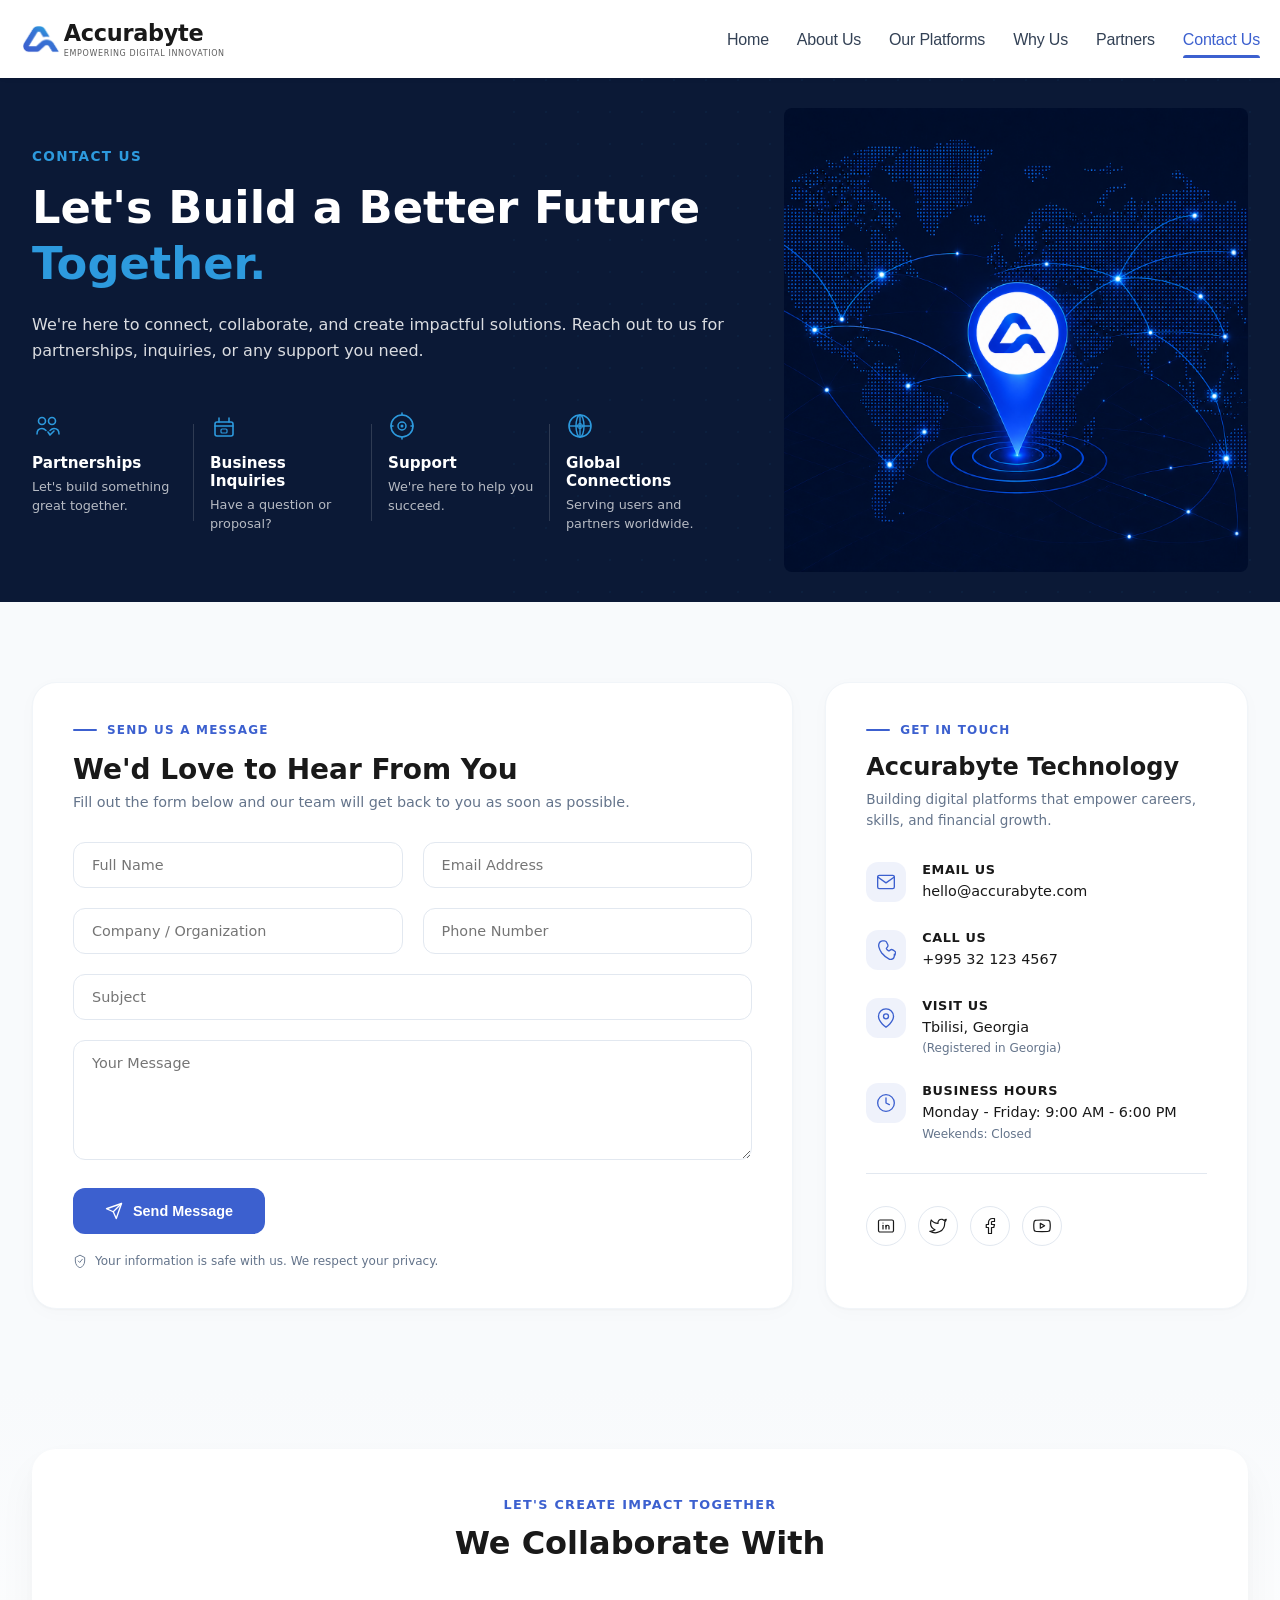
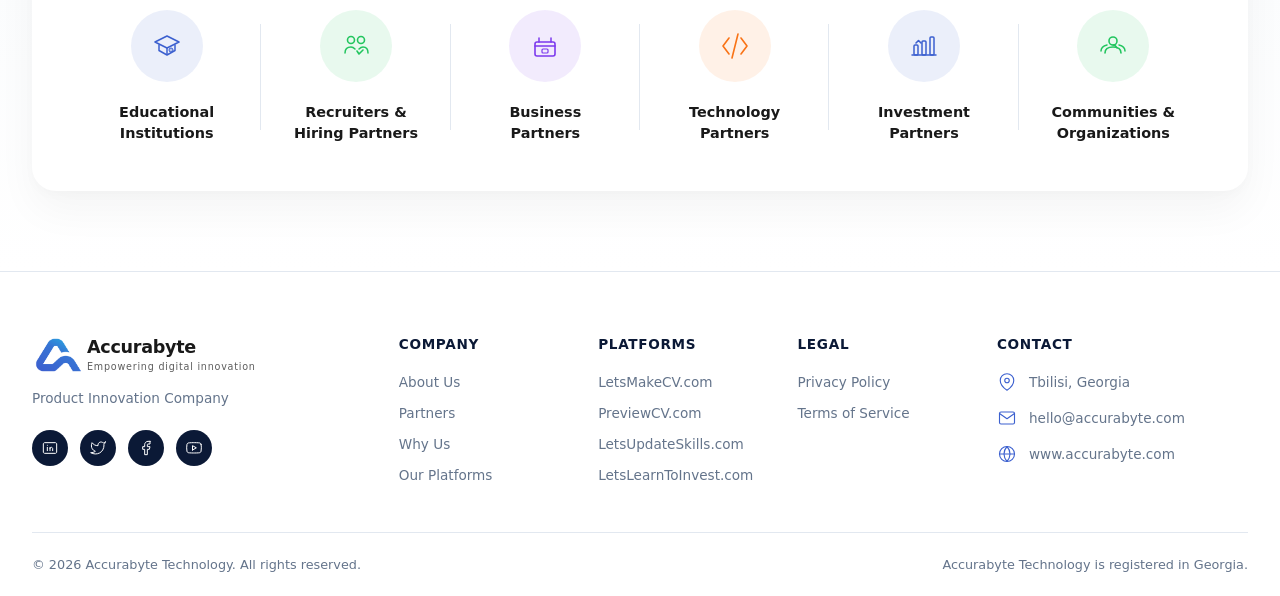
<file: contact.html>
<!DOCTYPE html>
<html lang="en">
<head>
    <meta charset="UTF-8">
    <meta name="viewport" content="width=device-width, initial-scale=1.0">
    <title>Contact us</title>
    <link rel="stylesheet" href="css/header.css">
    <link rel="stylesheet" href="css/footer.css">
    <link rel="stylesheet" href="css/contact.css">
</head>
<body>

  <header class="site-header">
  <div class="header-container">
    <!-- LEFT: Logo Mark + Brand Typography -->
   <a href="index.html" class="logo-wrapper" aria-label="Accurabyte Technology home">
  <img src="assets/logo.png" alt="Accurabyte Technology Logo" class="logo-image">
  <div class="logo-text-group">
    <span class="logo-main">Accurabyte</span>
    <span class="logo-sub">Empowering digital innovation</span>
  </div>
</a>

    <!-- RIGHT: Navigation Menu (Desktop + Mobile overlay) -->
    <div class="nav-menu" id="navMenu">
      <ul class="nav-list">
        <li><a href="index.html" class="nav-link active" data-nav="home">Home</a></li>
        <li><a href="about.html" class="nav-link" data-nav="about">About Us</a></li>
        <li><a href="platforms.html" class="nav-link" data-nav="platforms">Our Platforms</a></li>
        <li><a href="whyus.html" class="nav-link" data-nav="whyrus">Why Us</a></li>
        <li><a href="partners.html" class="nav-link" data-nav="careers">Partners</a></li>
        <li><a href="contact.html" class="nav-link" data-nav="contact">Contact Us</a></li>
      </ul>
    </div>

    <!-- Mobile hamburger toggle button -->
    <button class="mobile-toggle" id="mobileToggleBtn" aria-label="Menu" aria-expanded="false">
      <div class="hamburger">
        <span></span>
        <span></span>
        <span></span>
      </div>
    </button>
  </div>
</header>


      <!-- Section 1: Contact Us Introduction -->
  <section class="sec1-contact-intro">
    <div class="sec1-container">
      <div class="sec1-grid">
        
        <!-- Left Column: Text & Connection Metrics -->
        <div class="sec1-text-col">
          <div class="sec1-eyebrow">CONTACT US</div>
          <h1 class="sec1-heading">
            Let's Build a Better Future <span class="sec1-heading-highlight">Together.</span>
          </h1>
          <p class="sec1-description">We're here to connect, collaborate, and create impactful solutions. Reach out to us for partnerships, inquiries, or any support you need.</p>
          
          <!-- 4-Column Contact Pillars Row -->
          <div class="sec1-pillars-row">
            
            <!-- Block 1: Partnerships -->
            <div class="sec1-pillar-item">
              <div class="sec1-pillar-icon">
                <svg width="28" height="28" viewBox="0 0 28 28" fill="none" xmlns="http://www.w3.org/2000/svg">
                  <circle cx="10" cy="9" r="3.5" stroke="currentColor" stroke-width="1.6" fill="none"/>
                  <circle cx="20" cy="9" r="3.5" stroke="currentColor" stroke-width="1.6" fill="none"/>
                  <path d="M5 22C5 18.5 7 16.5 10 16.5C11.5 16.5 13 17.5 14 18.5" stroke="currentColor" stroke-width="1.5" fill="none" stroke-linecap="round"/>
                  <path d="M18 18.5C19 17.5 20.5 16.5 22 16.5C25 16.5 27 18.5 27 22" stroke="currentColor" stroke-width="1.5" fill="none" stroke-linecap="round"/>
                  <path d="M16 20L18 23L22 19" stroke="currentColor" stroke-width="1.6" stroke-linecap="round" stroke-linejoin="round"/>
                </svg>
              </div>
              <div class="sec1-pillar-title">Partnerships</div>
              <div class="sec1-pillar-desc">Let's build something great together.</div>
            </div>

            <!-- Block 2: Business Inquiries -->
            <div class="sec1-pillar-item">
              <div class="sec1-pillar-icon">
                <svg width="28" height="28" viewBox="0 0 28 28" fill="none" xmlns="http://www.w3.org/2000/svg">
                  <rect x="5" y="10" width="18" height="14" rx="2" stroke="currentColor" stroke-width="1.6" fill="none"/>
                  <path d="M9 6V10" stroke="currentColor" stroke-width="1.5" stroke-linecap="round"/>
                  <path d="M19 6V10" stroke="currentColor" stroke-width="1.5" stroke-linecap="round"/>
                  <path d="M5 14H23" stroke="currentColor" stroke-width="1.5" stroke-linecap="round"/>
                  <rect x="11" y="17" width="6" height="4" rx="1" stroke="currentColor" stroke-width="1.2" fill="none"/>
                </svg>
              </div>
              <div class="sec1-pillar-title">Business Inquiries</div>
              <div class="sec1-pillar-desc">Have a question or proposal?</div>
            </div>

            <!-- Block 3: Support -->
            <div class="sec1-pillar-item">
              <div class="sec1-pillar-icon">
                <svg width="28" height="28" viewBox="0 0 28 28" fill="none" xmlns="http://www.w3.org/2000/svg">
                  <circle cx="14" cy="14" r="11" stroke="currentColor" stroke-width="1.6" fill="none"/>
                  <circle cx="14" cy="14" r="4" stroke="currentColor" stroke-width="1.5" fill="none"/>
                  <circle cx="14" cy="14" r="1.5" fill="currentColor"/>
                  <path d="M14 3V1" stroke="currentColor" stroke-width="1.5" stroke-linecap="round"/>
                  <path d="M14 27V25" stroke="currentColor" stroke-width="1.5" stroke-linecap="round"/>
                  <path d="M25 14H23" stroke="currentColor" stroke-width="1.5" stroke-linecap="round"/>
                  <path d="M5 14H3" stroke="currentColor" stroke-width="1.5" stroke-linecap="round"/>
                </svg>
              </div>
              <div class="sec1-pillar-title">Support</div>
              <div class="sec1-pillar-desc">We're here to help you succeed.</div>
            </div>

            <!-- Block 4: Global Connections -->
            <div class="sec1-pillar-item">
              <div class="sec1-pillar-icon">
                <svg width="28" height="28" viewBox="0 0 28 28" fill="none" xmlns="http://www.w3.org/2000/svg">
                  <circle cx="14" cy="14" r="11" stroke="currentColor" stroke-width="1.6" fill="none"/>
                  <ellipse cx="14" cy="14" rx="4" ry="11" stroke="currentColor" stroke-width="1.4" fill="none"/>
                  <line x1="3" y1="14" x2="25" y2="14" stroke="currentColor" stroke-width="1.4"/>
                  <line x1="14" y1="3" x2="14" y2="25" stroke="currentColor" stroke-width="1.4"/>
                  <circle cx="14" cy="14" r="2.5" fill="currentColor" fill-opacity="0.3" stroke="currentColor" stroke-width="1"/>
                </svg>
              </div>
              <div class="sec1-pillar-title">Global Connections</div>
              <div class="sec1-pillar-desc">Serving users and partners worldwide.</div>
            </div>

          </div>
        </div>

        <!-- Right Column: Location Network Graphic -->
        <div class="sec1-graphic-col">
          <div class="sec1-map-wrapper">
            <img src="assets/contact-hero.png" alt="Accurabyte global location map showing presence in Georgia" class="sec1-map-image">
            <div class="sec1-location-pin">
              <div class="sec1-pin-marker">
                <div class="sec1-pin-inner">
                  <span>A</span>
                </div>
              </div>
              <div class="sec1-ping-ring"></div>
              <div class="sec1-ping-ring-delayed"></div>
            </div>
          </div>
        </div>

      </div>
    </div>
  </section>

    <!-- Section 2: Contact Form & Info Details -->
  <section class="sec2-contact-section">
    <div class="sec2-container">
      <div class="sec2-grid">
        
        <!-- Left Column: Contact Form Card -->
        <div class="sec2-form-card">
          <div class="sec2-form-header">
            <div class="sec2-eyebrow-row">
              <div class="sec2-eyebrow-line"></div>
              <span class="sec2-eyebrow-text">SEND US A MESSAGE</span>
            </div>
            <h3 class="sec2-form-title">We'd Love to Hear From You</h3>
            <p class="sec2-form-subtitle">Fill out the form below and our team will get back to you as soon as possible.</p>
          </div>

          <form class="sec2-contact-form" id="contactForm">
            <div class="sec2-form-row">
              <div class="sec2-form-group">
                <input type="text" id="fullName" name="fullName" placeholder="Full Name" class="sec2-form-input" required>
              </div>
              <div class="sec2-form-group">
                <input type="email" id="email" name="email" placeholder="Email Address" class="sec2-form-input" required>
              </div>
            </div>

            <div class="sec2-form-row">
              <div class="sec2-form-group">
                <input type="text" id="company" name="company" placeholder="Company / Organization" class="sec2-form-input">
              </div>
              <div class="sec2-form-group">
                <input type="tel" id="phone" name="phone" placeholder="Phone Number" class="sec2-form-input">
              </div>
            </div>

            <div class="sec2-form-group sec2-full-width">
              <input type="text" id="subject" name="subject" placeholder="Subject" class="sec2-form-input" required>
            </div>

            <div class="sec2-form-group sec2-full-width">
              <textarea id="message" name="message" placeholder="Your Message" class="sec2-form-textarea" rows="5" required></textarea>
            </div>

            <div class="sec2-form-footer">
              <button type="submit" class="sec2-submit-btn">
                <svg width="18" height="18" viewBox="0 0 24 24" fill="none" xmlns="http://www.w3.org/2000/svg">
                  <path d="M22 2L11 13" stroke="white" stroke-width="1.8" stroke-linecap="round" stroke-linejoin="round"/>
                  <path d="M22 2L15 22L11 13L2 9L22 2Z" stroke="white" stroke-width="1.8" stroke-linecap="round" stroke-linejoin="round"/>
                </svg>
                Send Message
              </button>
              <div class="sec2-privacy-note">
                <svg width="14" height="14" viewBox="0 0 24 24" fill="none" xmlns="http://www.w3.org/2000/svg">
                  <path d="M12 2L4 6V12C4 18 8 22 12 24C16 22 20 18 20 12V6L12 2Z" stroke="currentColor" stroke-width="1.6" fill="none" stroke-linejoin="round"/>
                  <path d="M9 12L11.5 14.5L16 9" stroke="currentColor" stroke-width="1.6" stroke-linecap="round" stroke-linejoin="round"/>
                </svg>
                <span>Your information is safe with us. We respect your privacy.</span>
              </div>
            </div>
          </form>
        </div>

        <!-- Right Column: Contact Details Sidebar Card -->
        <div class="sec2-info-card">
          <div class="sec2-info-header">
            <div class="sec2-eyebrow-row">
              <div class="sec2-eyebrow-line"></div>
              <span class="sec2-eyebrow-text">GET IN TOUCH</span>
            </div>
            <h4 class="sec2-info-title">Accurabyte Technology</h4>
            <p class="sec2-info-subtitle">Building digital platforms that empower careers, skills, and financial growth.</p>
          </div>

          <div class="sec2-contact-details">
            <!-- Email -->
            <div class="sec2-contact-item">
              <div class="sec2-contact-icon">
                <svg width="20" height="20" viewBox="0 0 24 24" fill="none" xmlns="http://www.w3.org/2000/svg">
                  <path d="M4 4H20C21.1 4 22 4.9 22 6V18C22 19.1 21.1 20 20 20H4C2.9 20 2 19.1 2 18V6C2 4.9 2.9 4 4 4Z" stroke="currentColor" stroke-width="1.6" stroke-linecap="round" stroke-linejoin="round"/>
                  <path d="M22 6L12 13L2 6" stroke="currentColor" stroke-width="1.6" stroke-linecap="round" stroke-linejoin="round"/>
                </svg>
              </div>
              <div class="sec2-contact-text">
                <div class="sec2-contact-label">Email Us</div>
                <div class="sec2-contact-value">hello@accurabyte.com</div>
              </div>
            </div>

            <!-- Phone -->
            <div class="sec2-contact-item">
              <div class="sec2-contact-icon">
                <svg width="20" height="20" viewBox="0 0 24 24" fill="none" xmlns="http://www.w3.org/2000/svg">
                  <path d="M22 16.92V19C22.0011 19.7433 21.813 20.4743 21.4554 21.1254C21.0978 21.7764 20.5845 22.3241 19.9667 22.7156C19.3489 23.1072 18.6495 23.3284 17.928 23.3582C17.2065 23.388 16.492 23.2255 15.845 22.884C12.351 21.158 9.28089 18.6766 6.854 15.604C5.29611 13.4872 4.15377 11.0929 3.5 8.55C3.22617 7.60216 3.16188 6.60495 3.31223 5.62954C3.46257 4.65413 3.82368 3.72543 4.365 2.907C4.73712 2.34519 5.24289 1.88721 5.83486 1.5776C6.42683 1.268 7.08684 1.11651 7.75 1.13699H10C10.5514 1.11367 11.0959 1.24582 11.571 1.51689C12.0461 1.78796 12.4307 2.18604 12.676 2.663L14.05 5.411C14.286 5.85931 14.3892 6.36635 14.3474 6.86919C14.3056 7.37202 14.1208 7.84674 13.82 8.236L12.416 10.034C12.5219 10.3321 12.6591 10.6177 12.825 10.886C13.1795 11.4072 13.6072 11.8743 14.094 12.273C14.5404 12.6423 15.0391 12.9444 15.575 13.168L17.393 11.888C17.7913 11.6033 18.2681 11.4472 18.758 11.4409C19.2479 11.4346 19.7286 11.5783 20.134 11.853L22.272 13.271C22.7243 13.5318 23.0792 13.9263 23.2859 14.4022C23.4926 14.8781 23.5398 15.4095 23.421 15.913C23.0329 17.353 22.4878 18.6826 21.756 19.841" stroke="currentColor" stroke-width="1.6" stroke-linecap="round" stroke-linejoin="round"/>
                </svg>
              </div>
              <div class="sec2-contact-text">
                <div class="sec2-contact-label">Call Us</div>
                <div class="sec2-contact-value">+995 32 123 4567</div>
              </div>
            </div>

            <!-- Location -->
            <div class="sec2-contact-item">
              <div class="sec2-contact-icon">
                <svg width="20" height="20" viewBox="0 0 24 24" fill="none" xmlns="http://www.w3.org/2000/svg">
                  <path d="M21 10C21 17 12 23 12 23C12 23 3 17 3 10C3 7.61305 3.94821 5.32387 5.63604 3.63604C7.32387 1.94821 9.61305 1 12 1C14.3869 1 16.6761 1.94821 18.364 3.63604C20.0518 5.32387 21 7.61305 21 10Z" stroke="currentColor" stroke-width="1.6" stroke-linecap="round" stroke-linejoin="round"/>
                  <path d="M12 13C13.6569 13 15 11.6569 15 10C15 8.34315 13.6569 7 12 7C10.3431 7 9 8.34315 9 10C9 11.6569 10.3431 13 12 13Z" stroke="currentColor" stroke-width="1.6" stroke-linecap="round" stroke-linejoin="round"/>
                </svg>
              </div>
              <div class="sec2-contact-text">
                <div class="sec2-contact-label">Visit Us</div>
                <div class="sec2-contact-value">Tbilisi, Georgia</div>
                <div class="sec2-contact-note">(Registered in Georgia)</div>
              </div>
            </div>

            <!-- Hours -->
            <div class="sec2-contact-item">
              <div class="sec2-contact-icon">
                <svg width="20" height="20" viewBox="0 0 24 24" fill="none" xmlns="http://www.w3.org/2000/svg">
                  <circle cx="12" cy="12" r="10" stroke="currentColor" stroke-width="1.6" stroke-linecap="round" stroke-linejoin="round"/>
                  <polyline points="12 6 12 12 16 14" stroke="currentColor" stroke-width="1.6" stroke-linecap="round" stroke-linejoin="round"/>
                </svg>
              </div>
              <div class="sec2-contact-text">
                <div class="sec2-contact-label">Business Hours</div>
                <div class="sec2-contact-value">Monday - Friday: 9:00 AM - 6:00 PM</div>
                <div class="sec2-contact-note">Weekends: Closed</div>
              </div>
            </div>
          </div>

          <!-- Social Links -->
          <div class="sec2-social-links">
            <a href="#" class="sec2-social-icon" aria-label="LinkedIn">
              <svg width="18" height="18" viewBox="0 0 24 24" fill="none" xmlns="http://www.w3.org/2000/svg">
                <path d="M4 4H20C20.5304 4 21.0391 4.21071 21.4142 4.58579C21.7893 4.96086 22 5.46957 22 6V18C22 18.5304 21.7893 19.0391 21.4142 19.4142C21.0391 19.7893 20.5304 20 20 20H4C3.46957 20 2.96086 19.7893 2.58579 19.4142C2.21071 19.0391 2 18.5304 2 18V6C2 5.46957 2.21071 4.96086 2.58579 4.58579C2.96086 4.21071 3.46957 4 4 4Z" stroke="currentColor" stroke-width="1.6" stroke-linejoin="round"/>
                <path d="M8 11V16" stroke="currentColor" stroke-width="1.6" stroke-linecap="round"/>
                <path d="M8 8H8.01" stroke="currentColor" stroke-width="1.6" stroke-linecap="round"/>
                <path d="M12 16V11" stroke="currentColor" stroke-width="1.6" stroke-linecap="round"/>
                <path d="M16 16V13C16 12.4696 15.7893 11.9609 15.4142 11.5858C15.0391 11.2107 14.5304 11 14 11C13.4696 11 12.9609 11.2107 12.5858 11.5858C12.2107 11.9609 12 12.4696 12 13" stroke="currentColor" stroke-width="1.6" stroke-linecap="round"/>
              </svg>
            </a>
            <a href="#" class="sec2-social-icon" aria-label="Twitter">
              <svg width="18" height="18" viewBox="0 0 24 24" fill="none" xmlns="http://www.w3.org/2000/svg">
                <path d="M23 3C22.0424 3.67548 20.9821 4.19211 19.86 4.53C19.2577 3.83751 18.4573 3.34669 17.567 3.12393C16.6767 2.90116 15.7395 2.9572 14.8821 3.28445C14.0247 3.61171 13.2884 4.1944 12.773 4.95372C12.2577 5.71303 11.9897 6.61234 12.007 7.53V8.53C10.2426 8.57557 8.50127 8.18582 6.93101 7.39545C5.36074 6.60508 4.01032 5.43864 3 4C3 4 -1 13 8 17C5.94053 18.398 3.48716 19.0989 1 19C10 24 21 19 21 7.5C20.9991 7.22145 20.9723 6.94359 20.92 6.67C21.9406 5.66349 22.6608 4.39271 23 3Z" stroke="currentColor" stroke-width="1.6" stroke-linecap="round" stroke-linejoin="round"/>
              </svg>
            </a>
            <a href="#" class="sec2-social-icon" aria-label="Facebook">
              <svg width="18" height="18" viewBox="0 0 24 24" fill="none" xmlns="http://www.w3.org/2000/svg">
                <path d="M18 2H15C13.6739 2 12.4021 2.52678 11.4645 3.46447C10.5268 4.40215 10 5.67392 10 7V10H7V14H10V22H14V14H17L18 10H14V7C14 6.73478 14.1054 6.48043 14.2929 6.29289C14.4804 6.10536 14.7348 6 15 6H18V2Z" stroke="currentColor" stroke-width="1.6" stroke-linecap="round" stroke-linejoin="round"/>
              </svg>
            </a>
            <a href="#" class="sec2-social-icon sec2-social-icon-red" aria-label="YouTube">
              <svg width="18" height="18" viewBox="0 0 24 24" fill="none" xmlns="http://www.w3.org/2000/svg">
                <path d="M22.54 6.42C22.4212 5.94541 22.1792 5.51057 21.8387 5.15941C21.4982 4.80824 21.0708 4.55318 20.6 4.42C18.88 4 12 4 12 4C12 4 5.12 4 3.4 4.46C2.92918 4.59318 2.50178 4.84824 2.16128 5.19941C1.82078 5.55057 1.57881 5.98541 1.46 6.46C1.14521 8.20556 0.991234 9.97631 1 11.75C0.991234 13.5237 1.14521 15.2944 1.46 17.04C1.57881 17.5146 1.82078 17.9494 2.16128 18.3006C2.50178 18.6518 2.92918 18.9068 3.4 19.04C5.12 19.5 12 19.5 12 19.5C12 19.5 18.88 19.5 20.6 19.04C21.0708 18.9068 21.4982 18.6518 21.8387 18.3006C22.1792 17.9494 22.4212 17.5146 22.54 17.04C22.8548 15.2944 23.0088 13.5237 23 11.75C23.0088 9.97631 22.8548 8.20556 22.54 6.42Z" stroke="currentColor" stroke-width="1.6" stroke-linecap="round" stroke-linejoin="round"/>
                <path d="M9.75 15.02L15.5 11.75L9.75 8.48V15.02Z" stroke="currentColor" stroke-width="1.6" stroke-linecap="round" stroke-linejoin="round"/>
              </svg>
            </a>
          </div>
        </div>

      </div>
    </div>
  </section>

    <!-- Section 3: We Collaborate With - Partnership Grid -->
  <section class="sec3-partnership-section">
    <div class="sec3-container">
      <div class="sec3-partnership-card">
        
        <!-- Section Header -->
        <div class="sec3-header">
          <div class="sec3-eyebrow">LET'S CREATE IMPACT TOGETHER</div>
          <h3 class="sec3-title">We Collaborate With</h3>
        </div>

        <!-- Partnership Grid - 6 Columns -->
        <div class="sec3-grid">
          
          <!-- Block 1: Educational Institutions (Blue) -->
          <div class="sec3-partner-item sec3-partner--blue">
            <div class="sec3-partner-badge">
              <svg width="32" height="32" viewBox="0 0 32 32" fill="none" xmlns="http://www.w3.org/2000/svg">
                <path d="M16 6L4 12L16 18L28 12L16 6Z" stroke="currentColor" stroke-width="1.6" fill="none" stroke-linejoin="round"/>
                <path d="M8 14.5V20.5L16 25L24 20.5V14.5" stroke="currentColor" stroke-width="1.5" fill="none" stroke-linejoin="round"/>
                <path d="M16 25V18" stroke="currentColor" stroke-width="1.5"/>
                <circle cx="20" cy="20" r="2" fill="currentColor" fill-opacity="0.3" stroke="currentColor" stroke-width="1"/>
              </svg>
            </div>
            <span class="sec3-partner-label">Educational Institutions</span>
          </div>

          <!-- Block 2: Recruiters & Hiring Partners (Green) -->
          <div class="sec3-partner-item sec3-partner--green">
            <div class="sec3-partner-badge">
              <svg width="32" height="32" viewBox="0 0 32 32" fill="none" xmlns="http://www.w3.org/2000/svg">
                <circle cx="11" cy="10" r="3.5" stroke="currentColor" stroke-width="1.6" fill="none"/>
                <circle cx="21" cy="10" r="3.5" stroke="currentColor" stroke-width="1.6" fill="none"/>
                <path d="M5 23C5 19 7 17 11 17C12.5 17 14 18 15 19" stroke="currentColor" stroke-width="1.5" fill="none" stroke-linecap="round"/>
                <path d="M19 19C20 18 21.5 17 23 17C26 17 28 19 28 23" stroke="currentColor" stroke-width="1.5" fill="none" stroke-linecap="round"/>
                <path d="M17 21L19 24L23 20" stroke="currentColor" stroke-width="1.6" stroke-linecap="round" stroke-linejoin="round"/>
              </svg>
            </div>
            <span class="sec3-partner-label">Recruiters & Hiring Partners</span>
          </div>

          <!-- Block 3: Business Partners (Purple) -->
          <div class="sec3-partner-item sec3-partner--purple">
            <div class="sec3-partner-badge">
              <svg width="32" height="32" viewBox="0 0 32 32" fill="none" xmlns="http://www.w3.org/2000/svg">
                <rect x="6" y="12" width="20" height="14" rx="2" stroke="currentColor" stroke-width="1.6" fill="none"/>
                <path d="M10 8V12" stroke="currentColor" stroke-width="1.5" stroke-linecap="round"/>
                <path d="M22 8V12" stroke="currentColor" stroke-width="1.5" stroke-linecap="round"/>
                <path d="M6 16H26" stroke="currentColor" stroke-width="1.5" stroke-linecap="round"/>
                <rect x="13" y="19" width="6" height="4" rx="1" stroke="currentColor" stroke-width="1.2" fill="none"/>
              </svg>
            </div>
            <span class="sec3-partner-label">Business Partners</span>
          </div>

          <!-- Block 4: Technology Partners (Orange) -->
          <div class="sec3-partner-item sec3-partner--orange">
            <div class="sec3-partner-badge">
              <svg width="32" height="32" viewBox="0 0 32 32" fill="none" xmlns="http://www.w3.org/2000/svg">
                <path d="M10 8L4 16L10 24" stroke="currentColor" stroke-width="1.6" fill="none" stroke-linecap="round" stroke-linejoin="round"/>
                <path d="M22 8L28 16L22 24" stroke="currentColor" stroke-width="1.6" fill="none" stroke-linecap="round" stroke-linejoin="round"/>
                <path d="M19 4L13 28" stroke="currentColor" stroke-width="1.6" stroke-linecap="round"/>
              </svg>
            </div>
            <span class="sec3-partner-label">Technology Partners</span>
          </div>

          <!-- Block 5: Investment Partners (Blue) -->
          <div class="sec3-partner-item sec3-partner--blue">
            <div class="sec3-partner-badge">
              <svg width="32" height="32" viewBox="0 0 32 32" fill="none" xmlns="http://www.w3.org/2000/svg">
                <rect x="6" y="15" width="4" height="10" rx="1" stroke="currentColor" stroke-width="1.5" fill="none"/>
                <rect x="14" y="11" width="4" height="14" rx="1" stroke="currentColor" stroke-width="1.5" fill="none"/>
                <rect x="22" y="7" width="4" height="18" rx="1" stroke="currentColor" stroke-width="1.5" fill="none"/>
                <path d="M4 25H28" stroke="currentColor" stroke-width="1.5" stroke-linecap="round"/>
                <path d="M8 13L10.5 10.5L13 13" stroke="currentColor" stroke-width="1.6" stroke-linecap="round" stroke-linejoin="round"/>
              </svg>
            </div>
            <span class="sec3-partner-label">Investment Partners</span>
          </div>

          <!-- Block 6: Communities & Organizations (Green) -->
          <div class="sec3-partner-item sec3-partner--green">
            <div class="sec3-partner-badge">
              <svg width="32" height="32" viewBox="0 0 32 32" fill="none" xmlns="http://www.w3.org/2000/svg">
                <circle cx="16" cy="11" r="4" stroke="currentColor" stroke-width="1.6" fill="none"/>
                <path d="M8 23C8 19 10 17 16 17C22 17 24 19 24 23" stroke="currentColor" stroke-width="1.6" fill="none" stroke-linecap="round"/>
                <path d="M28 21C28 18 26 16 22 15" stroke="currentColor" stroke-width="1.5" fill="none" stroke-linecap="round"/>
                <path d="M4 21C4 18 6 16 10 15" stroke="currentColor" stroke-width="1.5" fill="none" stroke-linecap="round"/>
                <path d="M16 15C18 15 19 16 20 18" stroke="currentColor" stroke-width="1.5" fill="none" stroke-linecap="round"/>
              </svg>
            </div>
            <span class="sec3-partner-label">Communities & Organizations</span>
          </div>

        </div>

      </div>
    </div>
  </section>

   <!-- Footer Section -->
  <footer class="sec7-footer">
    <div class="sec7-container">
      <!-- Top Widget Area - 5 Columns -->
      <div class="sec7-footer-widgets">
        
        <!-- Column 1: Brand Profile & Socials -->
        <div class="sec7-footer-col sec7-brand-col">
          <div class="sec7-logo-wrapper">
  <img src="assets/logo.png" alt="Accurabyte Technology Logo" class="sec7-footer-logo">
  <div class="sec7-footer-text-group">
    <span class="sec7-footer-main">Accurabyte</span>
    <span class="sec7-footer-sub">Empowering digital innovation</span>
  </div>
</div>
          <p class="sec7-tagline">Product Innovation Company</p>
          <div class="sec7-social-row">
            <a href="#" class="sec7-social-icon" aria-label="LinkedIn">
              <svg width="18" height="18" viewBox="0 0 24 24" fill="none" xmlns="http://www.w3.org/2000/svg">
                <path d="M4 4H20C20.5304 4 21.0391 4.21071 21.4142 4.58579C21.7893 4.96086 22 5.46957 22 6V18C22 18.5304 21.7893 19.0391 21.4142 19.4142C21.0391 19.7893 20.5304 20 20 20H4C3.46957 20 2.96086 19.7893 2.58579 19.4142C2.21071 19.0391 2 18.5304 2 18V6C2 5.46957 2.21071 4.96086 2.58579 4.58579C2.96086 4.21071 3.46957 4 4 4Z" stroke="currentColor" stroke-width="1.5" stroke-linejoin="round"/>
                <path d="M8 11V16" stroke="currentColor" stroke-width="1.5" stroke-linecap="round"/>
                <path d="M8 8H8.01" stroke="currentColor" stroke-width="1.5" stroke-linecap="round"/>
                <path d="M12 16V11" stroke="currentColor" stroke-width="1.5" stroke-linecap="round"/>
                <path d="M16 16V13C16 12.4696 15.7893 11.9609 15.4142 11.5858C15.0391 11.2107 14.5304 11 14 11C13.4696 11 12.9609 11.2107 12.5858 11.5858C12.2107 11.9609 12 12.4696 12 13" stroke="currentColor" stroke-width="1.5" stroke-linecap="round"/>
              </svg>
            </a>
            <a href="#" class="sec7-social-icon" aria-label="Twitter">
              <svg width="18" height="18" viewBox="0 0 24 24" fill="none" xmlns="http://www.w3.org/2000/svg">
                <path d="M23 3C22.0424 3.67548 20.9821 4.19211 19.86 4.53C19.2577 3.83751 18.4573 3.34669 17.567 3.12393C16.6767 2.90116 15.7395 2.9572 14.8821 3.28445C14.0247 3.61171 13.2884 4.1944 12.773 4.95372C12.2577 5.71303 11.9897 6.61234 12.007 7.53V8.53C10.2426 8.57557 8.50127 8.18582 6.93101 7.39545C5.36074 6.60508 4.01032 5.43864 3 4C3 4 -1 13 8 17C5.94053 18.398 3.48716 19.0989 1 19C10 24 21 19 21 7.5C20.9991 7.22145 20.9723 6.94359 20.92 6.67C21.9406 5.66349 22.6608 4.39271 23 3Z" stroke="currentColor" stroke-width="1.5" stroke-linecap="round" stroke-linejoin="round"/>
              </svg>
            </a>
            <a href="#" class="sec7-social-icon" aria-label="Facebook">
              <svg width="18" height="18" viewBox="0 0 24 24" fill="none" xmlns="http://www.w3.org/2000/svg">
                <path d="M18 2H15C13.6739 2 12.4021 2.52678 11.4645 3.46447C10.5268 4.40215 10 5.67392 10 7V10H7V14H10V22H14V14H17L18 10H14V7C14 6.73478 14.1054 6.48043 14.2929 6.29289C14.4804 6.10536 14.7348 6 15 6H18V2Z" stroke="currentColor" stroke-width="1.5" stroke-linecap="round" stroke-linejoin="round"/>
              </svg>
            </a>
            <a href="#" class="sec7-social-icon" aria-label="YouTube">
              <svg width="18" height="18" viewBox="0 0 24 24" fill="none" xmlns="http://www.w3.org/2000/svg">
                <path d="M22.54 6.42C22.4212 5.94541 22.1792 5.51057 21.8387 5.15941C21.4982 4.80824 21.0708 4.55318 20.6 4.42C18.88 4 12 4 12 4C12 4 5.12 4 3.4 4.46C2.92918 4.59318 2.50178 4.84824 2.16128 5.19941C1.82078 5.55057 1.57881 5.98541 1.46 6.46C1.14521 8.20556 0.991234 9.97631 1 11.75C0.991234 13.5237 1.14521 15.2944 1.46 17.04C1.57881 17.5146 1.82078 17.9494 2.16128 18.3006C2.50178 18.6518 2.92918 18.9068 3.4 19.04C5.12 19.5 12 19.5 12 19.5C12 19.5 18.88 19.5 20.6 19.04C21.0708 18.9068 21.4982 18.6518 21.8387 18.3006C22.1792 17.9494 22.4212 17.5146 22.54 17.04C22.8548 15.2944 23.0088 13.5237 23 11.75C23.0088 9.97631 22.8548 8.20556 22.54 6.42Z" stroke="currentColor" stroke-width="1.5" stroke-linecap="round" stroke-linejoin="round"/>
                <path d="M9.75 15.02L15.5 11.75L9.75 8.48V15.02Z" stroke="currentColor" stroke-width="1.5" stroke-linecap="round" stroke-linejoin="round"/>
              </svg>
            </a>
          </div>
        </div>

        <!-- Column 2: Company Links -->
        <div class="sec7-footer-col">
          <h4 class="sec7-footer-heading">COMPANY</h4>
          <ul class="sec7-footer-links">
            <li><a href="about.html">About Us</a></li>
            <li><a href="partners.html">Partners</a></li>
            <li><a href="whyus.html">Why Us</a></li>
            <li><a href="platforms.html">Our Platforms</a></li>
          </ul>
        </div>

        <!-- Column 3: Platforms Links -->
        <div class="sec7-footer-col">
          <h4 class="sec7-footer-heading">PLATFORMS</h4>
          <ul class="sec7-footer-links">
            <li><a href="https://letsmakecv.com">LetsMakeCV.com</a></li>
            <li><a href="https://previewcv.com">PreviewCV.com</a></li>
            <li><a href="https://www.letsupdateskills.com">LetsUpdateSkills.com</a></li>
            <li><a href="https://letslearntoinvest.com">LetsLearnToInvest.com</a></li>
          </ul>
        </div>

        <!-- Column 4: Legal Links -->
        <div class="sec7-footer-col">
          <h4 class="sec7-footer-heading">LEGAL</h4>
          <ul class="sec7-footer-links">
            <li><a href="privacy.html">Privacy Policy</a></li>
            <li><a href="terms.html">Terms of Service</a></li>
          </ul>
        </div>

        <!-- Column 5: Contact Info Widget -->
        <div class="sec7-footer-col sec7-contact-col">
          <h4 class="sec7-footer-heading">CONTACT</h4>
          <ul class="sec7-contact-list">
            <li class="sec7-contact-item">
              <span class="sec7-contact-icon">
                <svg width="18" height="18" viewBox="0 0 24 24" fill="none" xmlns="http://www.w3.org/2000/svg">
                  <path d="M21 10C21 17 12 23 12 23C12 23 3 17 3 10C3 7.61305 3.94821 5.32387 5.63604 3.63604C7.32387 1.94821 9.61305 1 12 1C14.3869 1 16.6761 1.94821 18.364 3.63604C20.0518 5.32387 21 7.61305 21 10Z" stroke="currentColor" stroke-width="1.5" stroke-linecap="round" stroke-linejoin="round"/>
                  <path d="M12 13C13.6569 13 15 11.6569 15 10C15 8.34315 13.6569 7 12 7C10.3431 7 9 8.34315 9 10C9 11.6569 10.3431 13 12 13Z" stroke="currentColor" stroke-width="1.5" stroke-linecap="round" stroke-linejoin="round"/>
                </svg>
              </span>
              <span class="sec7-contact-text">Tbilisi, Georgia</span>
            </li>
            <li class="sec7-contact-item">
              <span class="sec7-contact-icon">
                <svg width="18" height="18" viewBox="0 0 24 24" fill="none" xmlns="http://www.w3.org/2000/svg">
                  <path d="M4 4H20C21.1 4 22 4.9 22 6V18C22 19.1 21.1 20 20 20H4C2.9 20 2 19.1 2 18V6C2 4.9 2.9 4 4 4Z" stroke="currentColor" stroke-width="1.5" stroke-linecap="round" stroke-linejoin="round"/>
                  <path d="M22 6L12 13L2 6" stroke="currentColor" stroke-width="1.5" stroke-linecap="round" stroke-linejoin="round"/>
                </svg>
              </span>
              <a href="mailto:hello@accurabyte.com" class="sec7-contact-link">hello@accurabyte.com</a>
            </li>
            <li class="sec7-contact-item">
              <span class="sec7-contact-icon">
                <svg width="18" height="18" viewBox="0 0 24 24" fill="none" xmlns="http://www.w3.org/2000/svg">
                  <circle cx="12" cy="12" r="10" stroke="currentColor" stroke-width="1.5" stroke-linecap="round" stroke-linejoin="round"/>
                  <line x1="2" y1="12" x2="22" y2="12" stroke="currentColor" stroke-width="1.5" stroke-linecap="round" stroke-linejoin="round"/>
                  <path d="M12 2C14.5013 4.73835 15.9228 8.29203 16 12C15.9228 15.708 14.5013 19.2616 12 22C9.49872 19.2616 8.07725 15.708 8 12C8.07725 8.29203 9.49872 4.73835 12 2Z" stroke="currentColor" stroke-width="1.5" stroke-linecap="round" stroke-linejoin="round"/>
                </svg>
              </span>
              <a href="https://www.accurabyte.com" class="sec7-contact-link">www.accurabyte.com</a>
            </li>
          </ul>
        </div>

      </div>

      <!-- Bottom Bar -->
      <div class="sec7-footer-bottom">
        <div class="sec7-copyright">
          © 2026 Accurabyte Technology. All rights reserved.
        </div>
        <div class="sec7-registration">
          Accurabyte Technology is registered in Georgia.
        </div>
      </div>
    </div>
  </footer>

  <script src="js/script.js"></script>
</body>
</html>
</file>
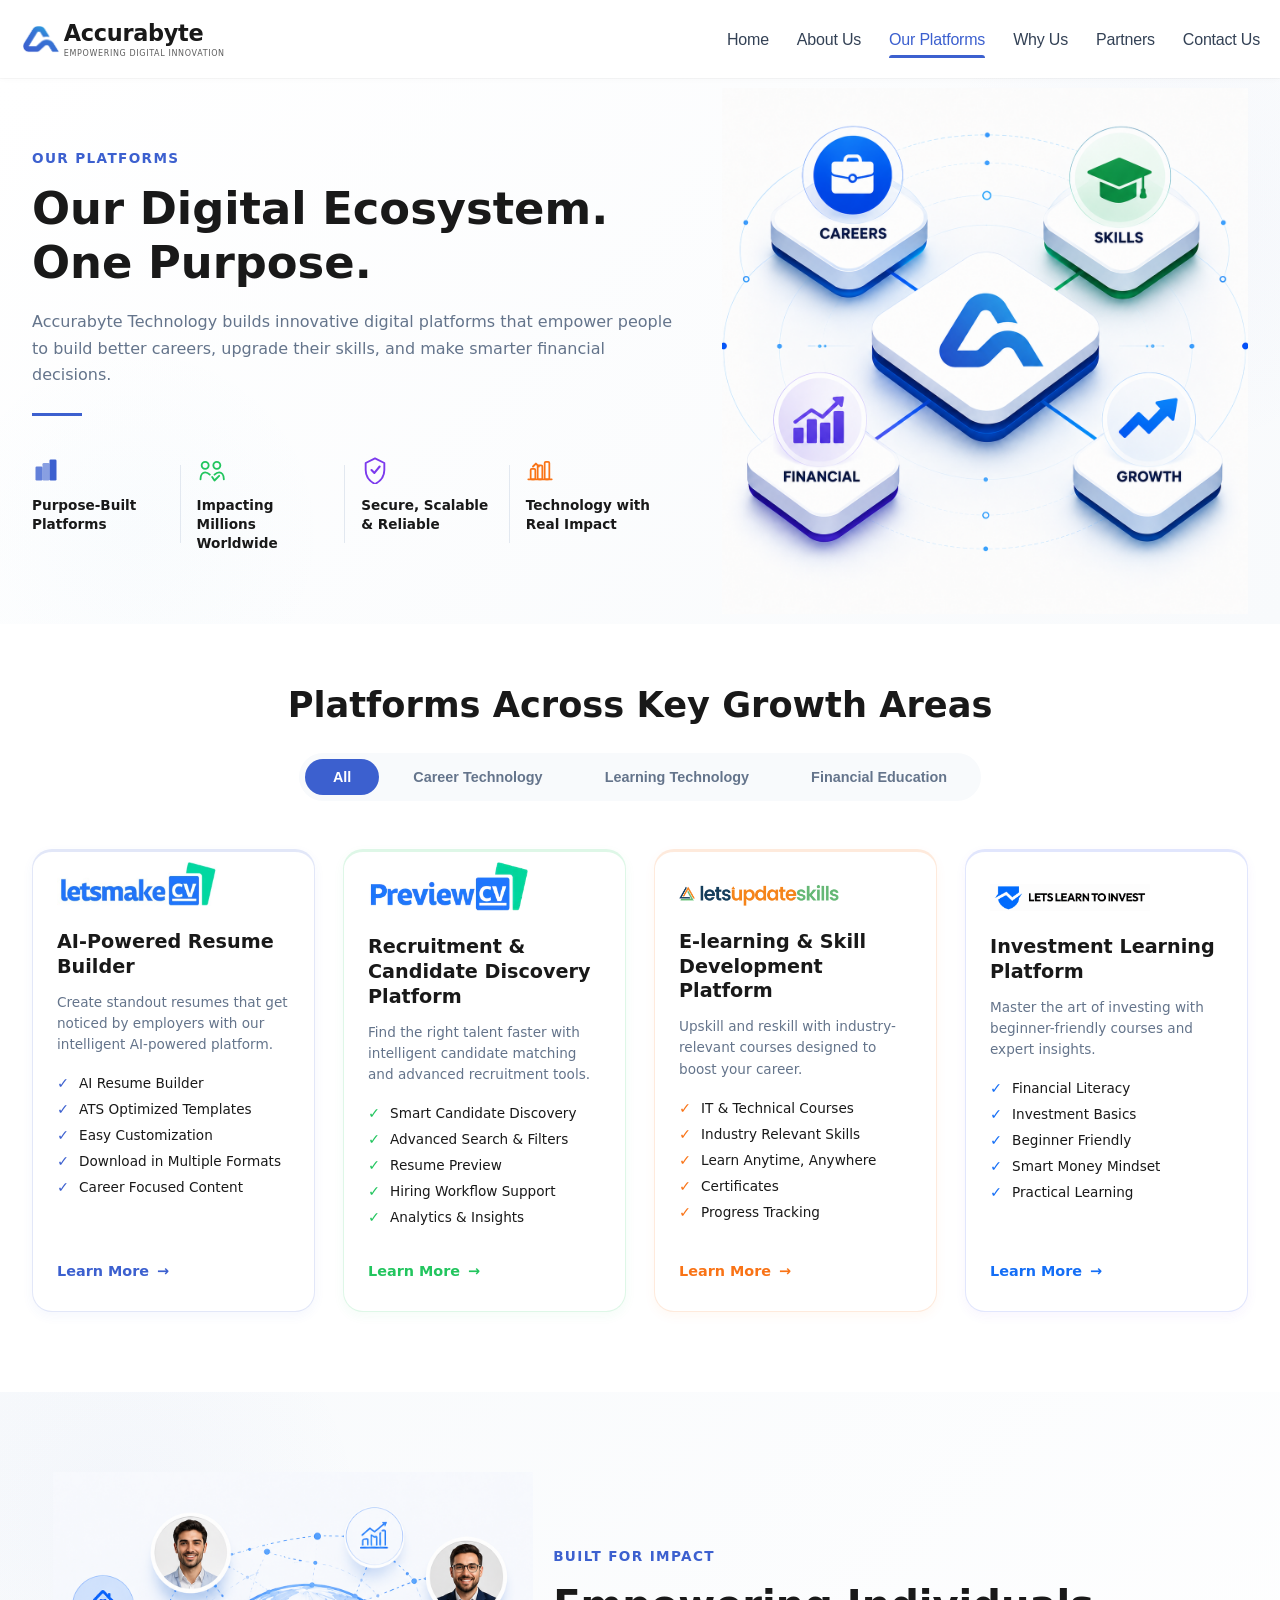
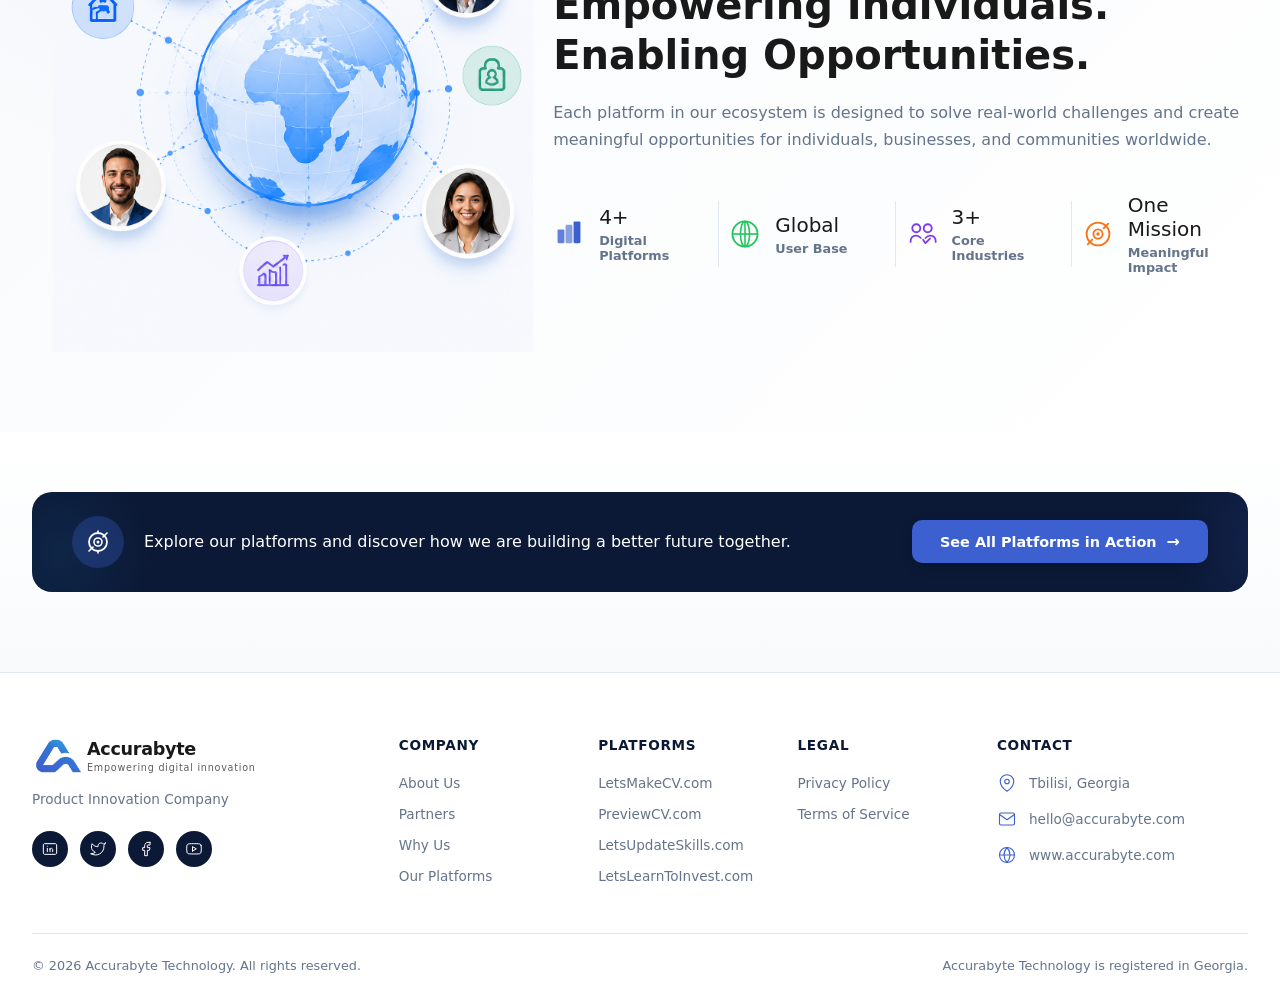
<file: platforms.html>
<!DOCTYPE html>
<html lang="en">
<head>
    <meta charset="UTF-8">
    <meta name="viewport" content="width=device-width, initial-scale=1.0">
    <title>Our Platforms</title>
    <link rel="stylesheet" href="css/header.css">
    <link rel="stylesheet" href="css/footer.css">
    <link rel="stylesheet" href="css/platforms.css">
</head>
<body>

  <header class="site-header">
  <div class="header-container">
    <!-- LEFT: Logo Mark + Brand Typography -->
   <a href="index.html" class="logo-wrapper" aria-label="Accurabyte Technology home">
  <img src="assets/logo.png" alt="Accurabyte Technology Logo" class="logo-image">
  <div class="logo-text-group">
    <span class="logo-main">Accurabyte</span>
    <span class="logo-sub">Empowering digital innovation</span>
  </div>
</a>

    <!-- RIGHT: Navigation Menu (Desktop + Mobile overlay) -->
    <div class="nav-menu" id="navMenu">
      <ul class="nav-list">
        <li><a href="index.html" class="nav-link active" data-nav="home">Home</a></li>
        <li><a href="about.html" class="nav-link" data-nav="about">About Us</a></li>
        <li><a href="platforms.html" class="nav-link" data-nav="platforms">Our Platforms</a></li>
        <li><a href="whyus.html" class="nav-link" data-nav="whyrus">Why Us</a></li>
        <li><a href="partners.html" class="nav-link" data-nav="careers">Partners</a></li>
        <li><a href="contact.html" class="nav-link" data-nav="contact">Contact Us</a></li>
      </ul>
    </div>

    <!-- Mobile hamburger toggle button -->
    <button class="mobile-toggle" id="mobileToggleBtn" aria-label="Menu" aria-expanded="false">
      <div class="hamburger">
        <span></span>
        <span></span>
        <span></span>
      </div>
    </button>
  </div>
</header>


      <!-- Section 1: Our Platforms Introduction -->
  <section class="sec1-platforms-intro">
    <div class="sec1-container">
      <div class="sec1-grid">
        
        <!-- Left Column: Text & Feature Metrics -->
        <div class="sec1-text-block">
          <div class="sec1-eyebrow">OUR PLATFORMS</div>
          <h1 class="sec1-heading">Our Digital Ecosystem. One Purpose.</h1>
          <p class="sec1-description">Accurabyte Technology builds innovative digital platforms that empower people to build better careers, upgrade their skills, and make smarter financial decisions.</p>
          <div class="sec1-accent-line"></div>
          
          <!-- 4-Column Feature Metrics Row -->
          <div class="sec1-metrics-row">
            
            <!-- Item 1: Blue - Purpose-Built Platforms -->
            <div class="sec1-metric-item sec1-metric--blue">
              <div class="sec1-metric-icon">
                <svg width="24" height="24" viewBox="0 0 24 24" fill="none" xmlns="http://www.w3.org/2000/svg">
                  <rect x="3" y="9" width="6" height="12" rx="1" fill="currentColor" opacity="0.8"/>
                  <rect x="9" y="6" width="6" height="15" rx="1" fill="currentColor" opacity="0.6"/>
                  <rect x="15" y="3" width="6" height="18" rx="1" fill="currentColor"/>
                </svg>
              </div>
              <span class="sec1-metric-label">Purpose-Built Platforms</span>
            </div>

            <!-- Item 2: Green - Impacting Millions Worldwide -->
            <div class="sec1-metric-item sec1-metric--green">
              <div class="sec1-metric-icon">
                <svg width="24" height="24" viewBox="0 0 24 24" fill="none" xmlns="http://www.w3.org/2000/svg">
                  <circle cx="7" cy="8" r="3" stroke="currentColor" stroke-width="1.6" fill="none"/>
                  <circle cx="17" cy="8" r="3" stroke="currentColor" stroke-width="1.6" fill="none"/>
                  <path d="M3 20C3 16 5 14 7 14C8.5 14 10 15 11 16" stroke="currentColor" stroke-width="1.6" fill="none" stroke-linecap="round"/>
                  <path d="M15 16C16 15 17.5 14 19 14C21 14 23 16 23 20" stroke="currentColor" stroke-width="1.6" fill="none" stroke-linecap="round"/>
                  <path d="M13 18L15 21L19 17" stroke="currentColor" stroke-width="1.6" stroke-linecap="round" stroke-linejoin="round"/>
                </svg>
              </div>
              <span class="sec1-metric-label">Impacting Millions Worldwide</span>
            </div>

            <!-- Item 3: Purple - Secure, Scalable & Reliable -->
            <div class="sec1-metric-item sec1-metric--purple">
              <div class="sec1-metric-icon">
                <svg width="24" height="24" viewBox="0 0 24 24" fill="none" xmlns="http://www.w3.org/2000/svg">
                  <path d="M12 2L4 6V12C4 18 8 22 12 24C16 22 20 18 20 12V6L12 2Z" stroke="currentColor" stroke-width="1.6" fill="none" stroke-linejoin="round"/>
                  <path d="M9 12L11.5 14.5L16 9" stroke="currentColor" stroke-width="1.8" stroke-linecap="round" stroke-linejoin="round"/>
                </svg>
              </div>
              <span class="sec1-metric-label">Secure, Scalable & Reliable</span>
            </div>

            <!-- Item 4: Orange - Technology with Real Impact -->
            <div class="sec1-metric-item sec1-metric--orange">
              <div class="sec1-metric-icon">
                <svg width="24" height="24" viewBox="0 0 24 24" fill="none" xmlns="http://www.w3.org/2000/svg">
                  <rect x="4" y="11" width="4" height="9" rx="1" stroke="currentColor" stroke-width="1.5" fill="none"/>
                  <rect x="10" y="8" width="4" height="12" rx="1" stroke="currentColor" stroke-width="1.5" fill="none"/>
                  <rect x="16" y="5" width="4" height="15" rx="1" stroke="currentColor" stroke-width="1.5" fill="none"/>
                  <path d="M2 20H22" stroke="currentColor" stroke-width="1.6" stroke-linecap="round"/>
                  <path d="M6 9L8.5 6.5L11 9" stroke="currentColor" stroke-width="1.6" stroke-linecap="round" stroke-linejoin="round"/>
                </svg>
              </div>
              <span class="sec1-metric-label">Technology with Real Impact</span>
            </div>

          </div>
        </div>

        <!-- Right Column: Digital Ecosystem Graphic -->
        <div class="sec1-graphic-block">
          <img src="assets/hero-img.png" alt="Accurabyte digital ecosystem showing interconnected platforms for careers, skills, and financial growth" class="sec1-ecosystem-image">
        </div>

      </div>
    </div>
  </section>

    <!-- Section 2: Filtered Platforms -->
  <section class="sec2-platforms-section">
    <div class="sec2-container">
      <!-- Section Header -->
      <div class="sec2-header">
        <h2 class="sec2-heading">Platforms Across Key Growth Areas</h2>
        
        <!-- Filter Tabs -->
        <div class="sec2-tab-bar">
          <button class="sec2-filter-btn sec2-filter-active" data-filter="all">All</button>
          <button class="sec2-filter-btn" data-filter="career">Career Technology</button>
          <button class="sec2-filter-btn" data-filter="learning">Learning Technology</button>
          <button class="sec2-filter-btn" data-filter="finance">Financial Education</button>
        </div>
      </div>

      <!-- Cards Grid -->
      <div class="sec2-cards-grid">
        
        <!-- Card 1: Career - LetsMakeCV (Blue) -->
        <div class="sec2-card sec2-card--blue" data-category="career" style="padding-top: 10px;">
         <div class="sec2-card-header">
  <img src="assets/logo.jpg" alt="LetsMakeCV" class="sec2-card-logo">
</div>
          <h3 class="sec2-card-title">AI-Powered Resume Builder</h3>
          <p class="sec2-card-desc">Create standout resumes that get noticed by employers with our intelligent AI-powered platform.</p>
          <ul class="sec2-features-list">
            <li><span class="sec2-check">✓</span> AI Resume Builder</li>
            <li><span class="sec2-check">✓</span> ATS Optimized Templates</li>
            <li><span class="sec2-check">✓</span> Easy Customization</li>
            <li><span class="sec2-check">✓</span> Download in Multiple Formats</li>
            <li><span class="sec2-check">✓</span> Career Focused Content</li>
          </ul>
          <a href="https://letsmakecv.com" class="sec2-cta-link">Learn More <span class="sec2-arrow">→</span></a>
        </div>

        <!-- Card 2: Career - PreviewCV (Green) -->
        <div class="sec2-card sec2-card--green" data-category="career" style="padding-top: 10px;">
          <div class="sec2-card-header">
  <img src="assets/preview-cv-main-logo.webp" alt="PreviewCV" class="sec2-card-logo">
</div>
          <h3 class="sec2-card-title">Recruitment & Candidate Discovery Platform</h3>
          <p class="sec2-card-desc">Find the right talent faster with intelligent candidate matching and advanced recruitment tools.</p>
          <ul class="sec2-features-list">
            <li><span class="sec2-check">✓</span> Smart Candidate Discovery</li>
            <li><span class="sec2-check">✓</span> Advanced Search & Filters</li>
            <li><span class="sec2-check">✓</span> Resume Preview</li>
            <li><span class="sec2-check">✓</span> Hiring Workflow Support</li>
            <li><span class="sec2-check">✓</span> Analytics & Insights</li>
          </ul>
          <a href="https://previewcv.com" class="sec2-cta-link">Learn More <span class="sec2-arrow">→</span></a>
        </div>

        <!-- Card 3: Learning - LetsUpdateSkills (Orange) -->
        <div class="sec2-card sec2-card--orange" data-category="learning">
         <div class="sec2-card-header">
  <img src="assets/new-logo.png" alt="LetsUpdateSkills" class="sec2-card-logo">
</div>
          <h3 class="sec2-card-title">E-learning & Skill Development Platform</h3>
          <p class="sec2-card-desc">Upskill and reskill with industry-relevant courses designed to boost your career.</p>
          <ul class="sec2-features-list">
            <li><span class="sec2-check">✓</span> IT & Technical Courses</li>
            <li><span class="sec2-check">✓</span> Industry Relevant Skills</li>
            <li><span class="sec2-check">✓</span> Learn Anytime, Anywhere</li>
            <li><span class="sec2-check">✓</span> Certificates</li>
            <li><span class="sec2-check">✓</span> Progress Tracking</li>
          </ul>
          <a href="https://www.letsupdateskills.com" class="sec2-cta-link">Learn More <span class="sec2-arrow">→</span></a>
        </div>

        <!-- Card 4: Finance - LetsLearnToInvest (Purple) -->
        <div class="sec2-card sec2-card--purple" data-category="finance">
          <div class="sec2-card-header">
  <img src="assets/learntoinvest.png" alt="LetsLearnToInvest" class="sec2-card-logo">
</div>
          <h3 class="sec2-card-title">Investment Learning Platform</h3>
          <p class="sec2-card-desc">Master the art of investing with beginner-friendly courses and expert insights.</p>
          <ul class="sec2-features-list">
            <li><span class="sec2-check">✓</span> Financial Literacy</li>
            <li><span class="sec2-check">✓</span> Investment Basics</li>
            <li><span class="sec2-check">✓</span> Beginner Friendly</li>
            <li><span class="sec2-check">✓</span> Smart Money Mindset</li>
            <li><span class="sec2-check">✓</span> Practical Learning</li>
          </ul>
          <a href="https://letslearntoinvest.com" class="sec2-cta-link">Learn More <span class="sec2-arrow">→</span></a>
        </div>

      </div>
    </div>
  </section>

    <!-- Section 3: Built for Impact -->
  <section class="sec3-impact-section">
    <div class="sec3-container">
      <div class="sec3-grid">
        
        <!-- Left Column: Global Network Graphic -->
        <div class="sec3-graphic-col">
          <img src="assets/network.png" alt="Accurabyte global network connecting users worldwide" class="sec3-globe-image">
        </div>

        <!-- Right Column: Impact Messaging & Metrics -->
        <div class="sec3-text-col">
          <div class="sec3-eyebrow">BUILT FOR IMPACT</div>
          <h2 class="sec3-heading">Empowering Individuals. Enabling Opportunities.</h2>
          <p class="sec3-description">Each platform in our ecosystem is designed to solve real-world challenges and create meaningful opportunities for individuals, businesses, and communities worldwide.</p>
          
          <!-- 4-Column Metrics Row -->
          <div class="sec3-metrics-row">
            
            <!-- Block 1: Digital Platforms (Blue) -->
            <div class="sec3-metric-item sec3-metric--blue">
              <div class="sec3-metric-icon">
                <svg width="28" height="28" viewBox="0 0 28 28" fill="none" xmlns="http://www.w3.org/2000/svg">
                  <rect x="4" y="10" width="6" height="12" rx="1" fill="currentColor" opacity="0.8"/>
                  <rect x="11" y="6" width="6" height="16" rx="1" fill="currentColor" opacity="0.6"/>
                  <rect x="18" y="3" width="6" height="19" rx="1" fill="currentColor"/>
                </svg>
              </div>
              <div class="sec3-metric-text">
                <div class="sec3-metric-number">4+</div>
                <div class="sec3-metric-label">Digital Platforms</div>
              </div>
            </div>

            <!-- Block 2: Global User Base (Green) -->
            <div class="sec3-metric-item sec3-metric--green">
              <div class="sec3-metric-icon">
                <svg width="28" height="28" viewBox="0 0 28 28" fill="none" xmlns="http://www.w3.org/2000/svg">
                  <circle cx="14" cy="14" r="11" stroke="currentColor" stroke-width="1.6" fill="none"/>
                  <ellipse cx="14" cy="14" rx="4" ry="11" stroke="currentColor" stroke-width="1.4" fill="none"/>
                  <line x1="3" y1="14" x2="25" y2="14" stroke="currentColor" stroke-width="1.4"/>
                  <line x1="14" y1="3" x2="14" y2="25" stroke="currentColor" stroke-width="1.4"/>
                </svg>
              </div>
              <div class="sec3-metric-text">
                <div class="sec3-metric-number">Global</div>
                <div class="sec3-metric-label">User Base</div>
              </div>
            </div>

            <!-- Block 3: Core Industries (Purple) -->
            <div class="sec3-metric-item sec3-metric--purple">
              <div class="sec3-metric-icon">
                <svg width="28" height="28" viewBox="0 0 28 28" fill="none" xmlns="http://www.w3.org/2000/svg">
                  <circle cx="9" cy="9" r="3.5" stroke="currentColor" stroke-width="1.6" fill="none"/>
                  <circle cx="19" cy="9" r="3.5" stroke="currentColor" stroke-width="1.6" fill="none"/>
                  <path d="M4 21C4 17.5 6 15.5 9 15.5C10.5 15.5 12 16.5 13 17.5" stroke="currentColor" stroke-width="1.5" fill="none" stroke-linecap="round"/>
                  <path d="M17 17.5C18 16.5 19.5 15.5 21 15.5C24 15.5 26 17.5 26 21" stroke="currentColor" stroke-width="1.5" fill="none" stroke-linecap="round"/>
                  <path d="M15 19L17 22L21 18" stroke="currentColor" stroke-width="1.6" stroke-linecap="round" stroke-linejoin="round"/>
                </svg>
              </div>
              <div class="sec3-metric-text">
                <div class="sec3-metric-number">3+</div>
                <div class="sec3-metric-label">Core Industries</div>
              </div>
            </div>

            <!-- Block 4: One Mission (Orange) -->
            <div class="sec3-metric-item sec3-metric--orange">
              <div class="sec3-metric-icon">
                <svg width="28" height="28" viewBox="0 0 28 28" fill="none" xmlns="http://www.w3.org/2000/svg">
                  <circle cx="14" cy="14" r="10" stroke="currentColor" stroke-width="1.6" fill="none"/>
                  <circle cx="14" cy="14" r="4" stroke="currentColor" stroke-width="1.6" fill="none"/>
                  <circle cx="14" cy="14" r="1.5" fill="currentColor"/>
                  <path d="M19 9L23 5" stroke="currentColor" stroke-width="1.6" stroke-linecap="round"/>
                  <path d="M5 23L9 19" stroke="currentColor" stroke-width="1.6" stroke-linecap="round"/>
                </svg>
              </div>
              <div class="sec3-metric-text">
                <div class="sec3-metric-number">One Mission</div>
                <div class="sec3-metric-label">Meaningful Impact</div>
              </div>
            </div>

          </div>
        </div>

      </div>
    </div>
  </section>

    <!-- Section 4: Inline CTA Ribbon -->
  <section class="sec4-cta-ribbon">
    <div class="sec4-container">
      <div class="sec4-ribbon">
        
        <!-- Left Side: Icon & Message Group -->
        <div class="sec4-ribbon-content">
          <div class="sec4-ribbon-badge">
            <svg width="24" height="24" viewBox="0 0 24 24" fill="none" xmlns="http://www.w3.org/2000/svg">
              <circle cx="12" cy="12" r="9" stroke="white" stroke-width="1.8" fill="none"/>
              <circle cx="12" cy="12" r="4" stroke="white" stroke-width="1.6" fill="none"/>
              <circle cx="12" cy="12" r="1.5" fill="white"/>
              <path d="M17 7L21 3" stroke="white" stroke-width="1.6" stroke-linecap="round"/>
              <path d="M3 21L7 17" stroke="white" stroke-width="1.6" stroke-linecap="round"/>
              <path d="M12 3V1" stroke="white" stroke-width="1.6" stroke-linecap="round"/>
              <path d="M12 23V21" stroke="white" stroke-width="1.6" stroke-linecap="round"/>
            </svg>
          </div>
          <p class="sec4-ribbon-text">Explore our platforms and discover how we are building a better future together.</p>
        </div>

        <!-- Right Side: Primary CTA Button -->
        <a href="#" class="sec4-ribbon-btn">
          See All Platforms in Action <span class="sec4-arrow">→</span>
        </a>

      </div>
    </div>
  </section>

   <!-- Footer Section -->
  <footer class="sec7-footer">
    <div class="sec7-container">
      <!-- Top Widget Area - 5 Columns -->
      <div class="sec7-footer-widgets">
        
        <!-- Column 1: Brand Profile & Socials -->
        <div class="sec7-footer-col sec7-brand-col">
           <div class="sec7-logo-wrapper">
  <img src="assets/logo.png" alt="Accurabyte Technology Logo" class="sec7-footer-logo">
  <div class="sec7-footer-text-group">
    <span class="sec7-footer-main">Accurabyte</span>
    <span class="sec7-footer-sub">Empowering digital innovation</span>
  </div>
</div>
          <p class="sec7-tagline">Product Innovation Company</p>
          <div class="sec7-social-row">
            <a href="#" class="sec7-social-icon" aria-label="LinkedIn">
              <svg width="18" height="18" viewBox="0 0 24 24" fill="none" xmlns="http://www.w3.org/2000/svg">
                <path d="M4 4H20C20.5304 4 21.0391 4.21071 21.4142 4.58579C21.7893 4.96086 22 5.46957 22 6V18C22 18.5304 21.7893 19.0391 21.4142 19.4142C21.0391 19.7893 20.5304 20 20 20H4C3.46957 20 2.96086 19.7893 2.58579 19.4142C2.21071 19.0391 2 18.5304 2 18V6C2 5.46957 2.21071 4.96086 2.58579 4.58579C2.96086 4.21071 3.46957 4 4 4Z" stroke="currentColor" stroke-width="1.5" stroke-linejoin="round"/>
                <path d="M8 11V16" stroke="currentColor" stroke-width="1.5" stroke-linecap="round"/>
                <path d="M8 8H8.01" stroke="currentColor" stroke-width="1.5" stroke-linecap="round"/>
                <path d="M12 16V11" stroke="currentColor" stroke-width="1.5" stroke-linecap="round"/>
                <path d="M16 16V13C16 12.4696 15.7893 11.9609 15.4142 11.5858C15.0391 11.2107 14.5304 11 14 11C13.4696 11 12.9609 11.2107 12.5858 11.5858C12.2107 11.9609 12 12.4696 12 13" stroke="currentColor" stroke-width="1.5" stroke-linecap="round"/>
              </svg>
            </a>
            <a href="#" class="sec7-social-icon" aria-label="Twitter">
              <svg width="18" height="18" viewBox="0 0 24 24" fill="none" xmlns="http://www.w3.org/2000/svg">
                <path d="M23 3C22.0424 3.67548 20.9821 4.19211 19.86 4.53C19.2577 3.83751 18.4573 3.34669 17.567 3.12393C16.6767 2.90116 15.7395 2.9572 14.8821 3.28445C14.0247 3.61171 13.2884 4.1944 12.773 4.95372C12.2577 5.71303 11.9897 6.61234 12.007 7.53V8.53C10.2426 8.57557 8.50127 8.18582 6.93101 7.39545C5.36074 6.60508 4.01032 5.43864 3 4C3 4 -1 13 8 17C5.94053 18.398 3.48716 19.0989 1 19C10 24 21 19 21 7.5C20.9991 7.22145 20.9723 6.94359 20.92 6.67C21.9406 5.66349 22.6608 4.39271 23 3Z" stroke="currentColor" stroke-width="1.5" stroke-linecap="round" stroke-linejoin="round"/>
              </svg>
            </a>
            <a href="#" class="sec7-social-icon" aria-label="Facebook">
              <svg width="18" height="18" viewBox="0 0 24 24" fill="none" xmlns="http://www.w3.org/2000/svg">
                <path d="M18 2H15C13.6739 2 12.4021 2.52678 11.4645 3.46447C10.5268 4.40215 10 5.67392 10 7V10H7V14H10V22H14V14H17L18 10H14V7C14 6.73478 14.1054 6.48043 14.2929 6.29289C14.4804 6.10536 14.7348 6 15 6H18V2Z" stroke="currentColor" stroke-width="1.5" stroke-linecap="round" stroke-linejoin="round"/>
              </svg>
            </a>
            <a href="#" class="sec7-social-icon" aria-label="YouTube">
              <svg width="18" height="18" viewBox="0 0 24 24" fill="none" xmlns="http://www.w3.org/2000/svg">
                <path d="M22.54 6.42C22.4212 5.94541 22.1792 5.51057 21.8387 5.15941C21.4982 4.80824 21.0708 4.55318 20.6 4.42C18.88 4 12 4 12 4C12 4 5.12 4 3.4 4.46C2.92918 4.59318 2.50178 4.84824 2.16128 5.19941C1.82078 5.55057 1.57881 5.98541 1.46 6.46C1.14521 8.20556 0.991234 9.97631 1 11.75C0.991234 13.5237 1.14521 15.2944 1.46 17.04C1.57881 17.5146 1.82078 17.9494 2.16128 18.3006C2.50178 18.6518 2.92918 18.9068 3.4 19.04C5.12 19.5 12 19.5 12 19.5C12 19.5 18.88 19.5 20.6 19.04C21.0708 18.9068 21.4982 18.6518 21.8387 18.3006C22.1792 17.9494 22.4212 17.5146 22.54 17.04C22.8548 15.2944 23.0088 13.5237 23 11.75C23.0088 9.97631 22.8548 8.20556 22.54 6.42Z" stroke="currentColor" stroke-width="1.5" stroke-linecap="round" stroke-linejoin="round"/>
                <path d="M9.75 15.02L15.5 11.75L9.75 8.48V15.02Z" stroke="currentColor" stroke-width="1.5" stroke-linecap="round" stroke-linejoin="round"/>
              </svg>
            </a>
          </div>
        </div>

        <!-- Column 2: Company Links -->
        <div class="sec7-footer-col">
          <h4 class="sec7-footer-heading">COMPANY</h4>
          <ul class="sec7-footer-links">
            <li><a href="about.html">About Us</a></li>
            <li><a href="partners.html">Partners</a></li>
            <li><a href="whyus.html">Why Us</a></li>
            <li><a href="platforms.html">Our Platforms</a></li>
          </ul>
        </div>

        <!-- Column 3: Platforms Links -->
        <div class="sec7-footer-col">
          <h4 class="sec7-footer-heading">PLATFORMS</h4>
          <ul class="sec7-footer-links">
            <li><a href="https://letsmakecv.com">LetsMakeCV.com</a></li>
            <li><a href="https://previewcv.com">PreviewCV.com</a></li>
            <li><a href="https://www.letsupdateskills.com">LetsUpdateSkills.com</a></li>
            <li><a href="https://letslearntoinvest.com">LetsLearnToInvest.com</a></li>
          </ul>
        </div>

        <!-- Column 4: Legal Links -->
        <div class="sec7-footer-col">
          <h4 class="sec7-footer-heading">LEGAL</h4>
          <ul class="sec7-footer-links">
            <li><a href="privacy.html">Privacy Policy</a></li>
            <li><a href="terms.html">Terms of Service</a></li>
          </ul>
        </div>

        <!-- Column 5: Contact Info Widget -->
        <div class="sec7-footer-col sec7-contact-col">
          <h4 class="sec7-footer-heading">CONTACT</h4>
          <ul class="sec7-contact-list">
            <li class="sec7-contact-item">
              <span class="sec7-contact-icon">
                <svg width="18" height="18" viewBox="0 0 24 24" fill="none" xmlns="http://www.w3.org/2000/svg">
                  <path d="M21 10C21 17 12 23 12 23C12 23 3 17 3 10C3 7.61305 3.94821 5.32387 5.63604 3.63604C7.32387 1.94821 9.61305 1 12 1C14.3869 1 16.6761 1.94821 18.364 3.63604C20.0518 5.32387 21 7.61305 21 10Z" stroke="currentColor" stroke-width="1.5" stroke-linecap="round" stroke-linejoin="round"/>
                  <path d="M12 13C13.6569 13 15 11.6569 15 10C15 8.34315 13.6569 7 12 7C10.3431 7 9 8.34315 9 10C9 11.6569 10.3431 13 12 13Z" stroke="currentColor" stroke-width="1.5" stroke-linecap="round" stroke-linejoin="round"/>
                </svg>
              </span>
              <span class="sec7-contact-text">Tbilisi, Georgia</span>
            </li>
            <li class="sec7-contact-item">
              <span class="sec7-contact-icon">
                <svg width="18" height="18" viewBox="0 0 24 24" fill="none" xmlns="http://www.w3.org/2000/svg">
                  <path d="M4 4H20C21.1 4 22 4.9 22 6V18C22 19.1 21.1 20 20 20H4C2.9 20 2 19.1 2 18V6C2 4.9 2.9 4 4 4Z" stroke="currentColor" stroke-width="1.5" stroke-linecap="round" stroke-linejoin="round"/>
                  <path d="M22 6L12 13L2 6" stroke="currentColor" stroke-width="1.5" stroke-linecap="round" stroke-linejoin="round"/>
                </svg>
              </span>
              <a href="mailto:hello@accurabyte.com" class="sec7-contact-link">hello@accurabyte.com</a>
            </li>
            <li class="sec7-contact-item">
              <span class="sec7-contact-icon">
                <svg width="18" height="18" viewBox="0 0 24 24" fill="none" xmlns="http://www.w3.org/2000/svg">
                  <circle cx="12" cy="12" r="10" stroke="currentColor" stroke-width="1.5" stroke-linecap="round" stroke-linejoin="round"/>
                  <line x1="2" y1="12" x2="22" y2="12" stroke="currentColor" stroke-width="1.5" stroke-linecap="round" stroke-linejoin="round"/>
                  <path d="M12 2C14.5013 4.73835 15.9228 8.29203 16 12C15.9228 15.708 14.5013 19.2616 12 22C9.49872 19.2616 8.07725 15.708 8 12C8.07725 8.29203 9.49872 4.73835 12 2Z" stroke="currentColor" stroke-width="1.5" stroke-linecap="round" stroke-linejoin="round"/>
                </svg>
              </span>
              <a href="https://www.accurabyte.com" class="sec7-contact-link">www.accurabyte.com</a>
            </li>
          </ul>
        </div>

      </div>

      <!-- Bottom Bar -->
      <div class="sec7-footer-bottom">
        <div class="sec7-copyright">
          © 2026 Accurabyte Technology. All rights reserved.
        </div>
        <div class="sec7-registration">
          Accurabyte Technology is registered in Georgia.
        </div>
      </div>
    </div>
  </footer>

  <script src="js/script.js"></script>
  <script src="js/filterCards.js"></script>
</body>
</html>
</file>
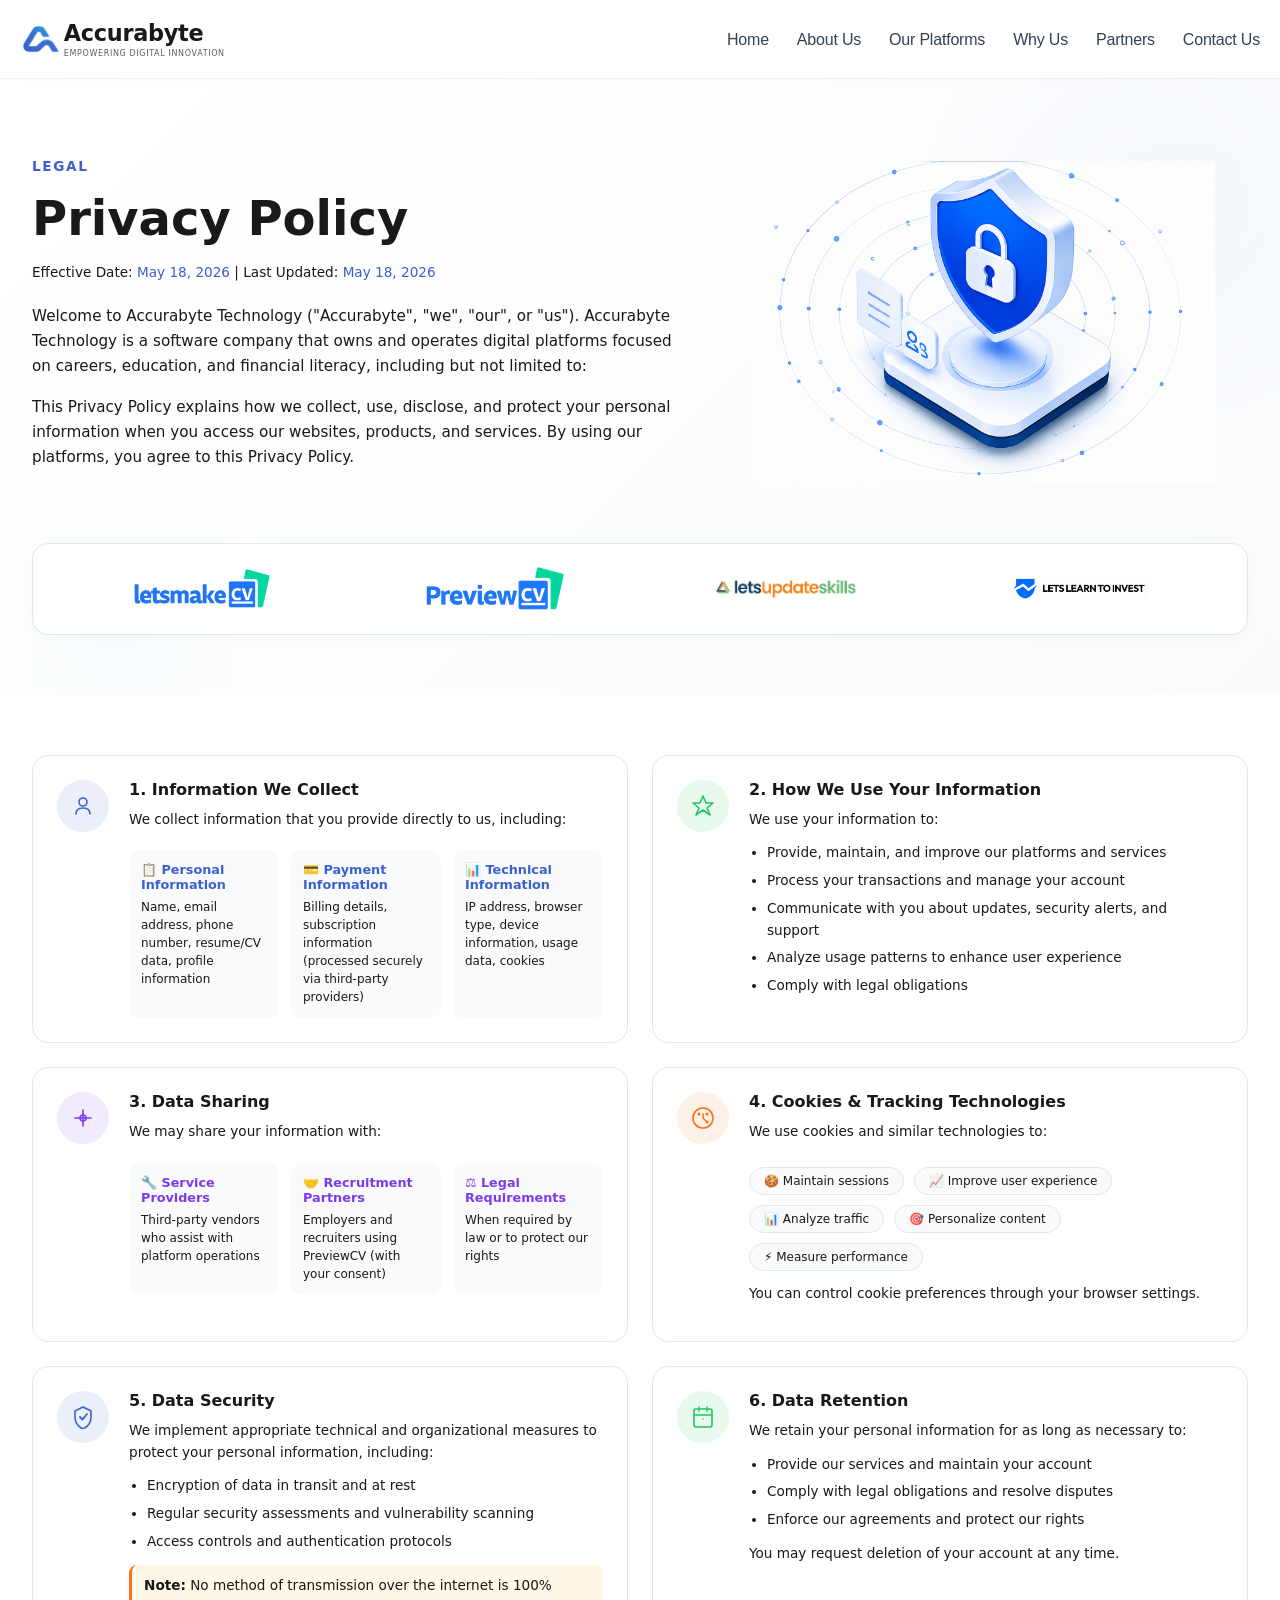
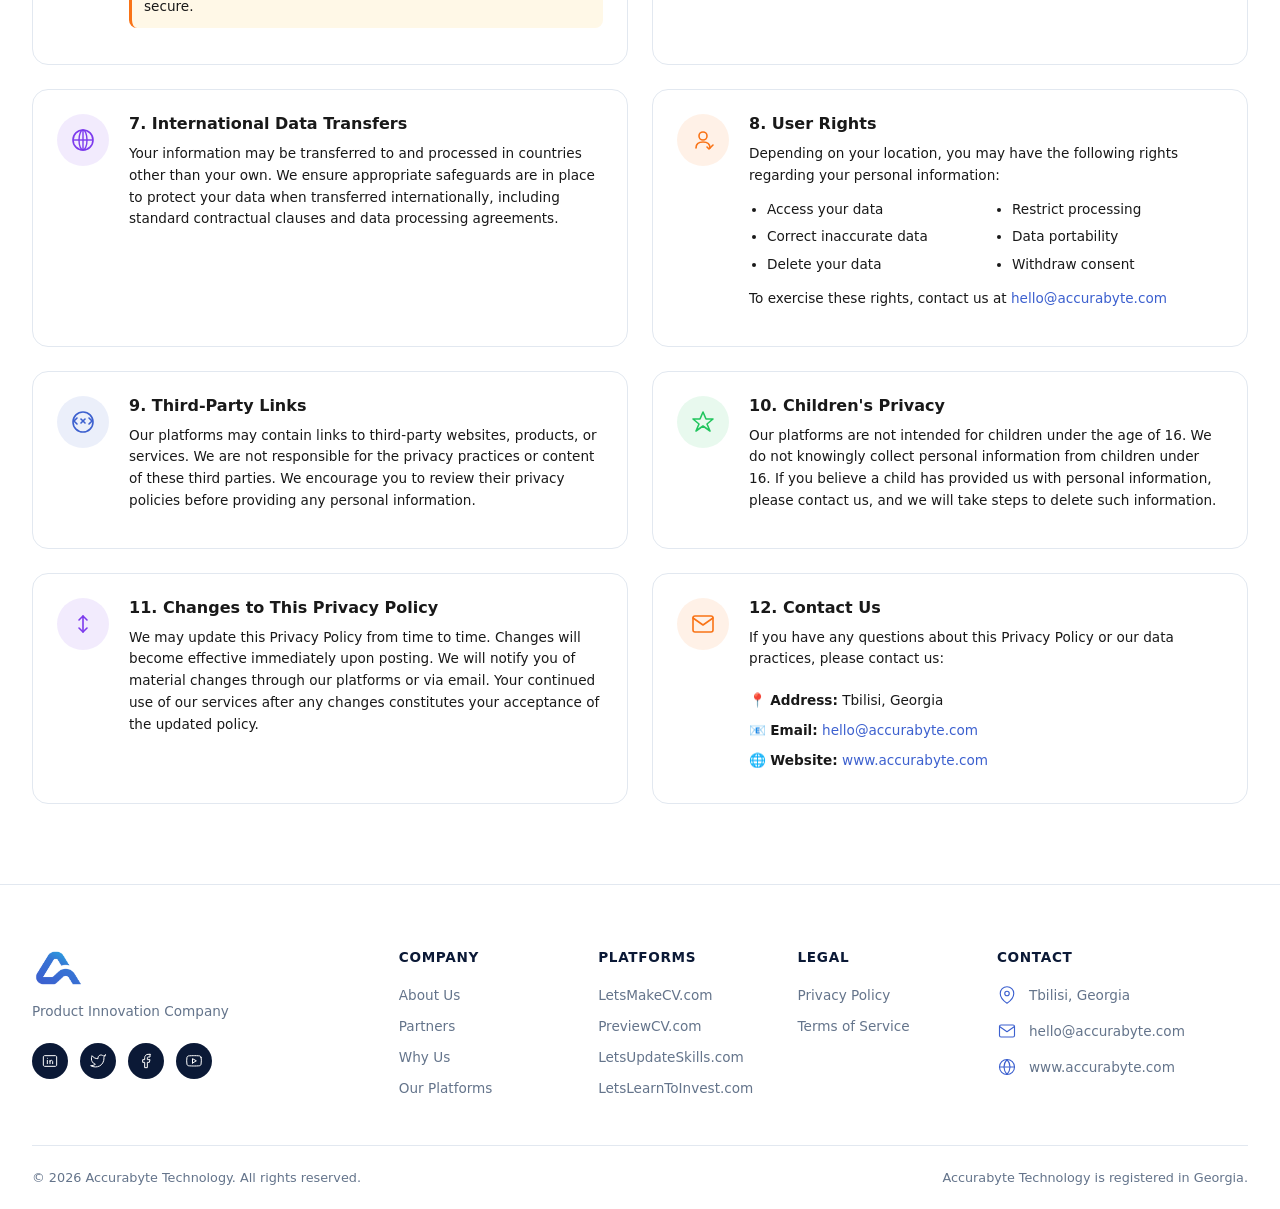
<file: privacy.html>
<!DOCTYPE html>
<html lang="en">
<head>
    <meta charset="UTF-8">
    <meta name="viewport" content="width=device-width, initial-scale=1.0">
    <title>Privacy Policy</title>
    <link rel="stylesheet" href="css/header.css">
    <link rel="stylesheet" href="css/footer.css">
    <link rel="stylesheet" href="css/privacy.css">
</head>
<body>

    <header class="site-header">
  <div class="header-container">
    <!-- LEFT: Logo Mark + Brand Typography -->
    <a href="index.html" class="logo-wrapper" aria-label="Accurabyte Technology home">
  <img src="assets/logo.png" alt="Accurabyte Technology Logo" class="logo-image">
  <div class="logo-text-group">
    <span class="logo-main">Accurabyte</span>
    <span class="logo-sub">Empowering digital innovation</span>
  </div>
</a>

    <!-- RIGHT: Navigation Menu (Desktop + Mobile overlay) -->
    <div class="nav-menu" id="navMenu">
      <ul class="nav-list">
        <li><a href="index.html" class="nav-link active" data-nav="home">Home</a></li>
        <li><a href="about.html" class="nav-link" data-nav="about">About Us</a></li>
        <li><a href="platforms.html" class="nav-link" data-nav="platforms">Our Platforms</a></li>
        <li><a href="whyus.html" class="nav-link" data-nav="whyrus">Why Us</a></li>
        <li><a href="partners.html" class="nav-link" data-nav="careers">Partners</a></li>
        <li><a href="contact.html" class="nav-link" data-nav="contact">Contact Us</a></li>
      </ul>
    </div>

    <!-- Mobile hamburger toggle button -->
    <button class="mobile-toggle" id="mobileToggleBtn" aria-label="Menu" aria-expanded="false">
      <div class="hamburger">
        <span></span>
        <span></span>
        <span></span>
      </div>
    </button>
  </div>
</header>

  <!-- Section 1: Privacy Policy Header -->
  <section class="sec1-privacy-header">
    <div class="sec1-container">
      <div class="sec1-privacy-wrap">
        
        <!-- Left Column: Privacy Header Copy -->
        <div class="sec1-privacy-text">
          <div class="sec1-eyebrow">LEGAL</div>
          <h1 class="sec1-heading">Privacy Policy</h1>
          <div class="sec1-meta-row">
            Effective Date: <span>May 18, 2026</span> | Last Updated: <span>May 18, 2026</span>
          </div>
          <p class="sec1-paragraph">Welcome to Accurabyte Technology ("Accurabyte", "we", "our", or "us"). Accurabyte Technology is a software company that owns and operates digital platforms focused on careers, education, and financial literacy, including but not limited to:</p>
          <p class="sec1-paragraph">This Privacy Policy explains how we collect, use, disclose, and protect your personal information when you access our websites, products, and services. By using our platforms, you agree to this Privacy Policy.</p>
        </div>

        <!-- Right Column: Privacy Graphic -->
        <div class="sec1-privacy-graphic">
          <img src="assets/privacy-hero.png" alt="Privacy protection illustration with shield" class="sec1-graphic-image">
        </div>

      </div>

      <!-- Bottom Component: Platform Logos Bar -->
      <div class="sec1-platforms-bar">
        
        <!-- Item 1: LetsMakeCV (Blue) -->
        <div class="sec1-bar-item">
          <img src="assets/logo.jpg" alt="LetsMakeCV" class="sec1-bar-icon">
        </div>

        <!-- Item 2: PreviewCV (Green) -->
        <div class="sec1-bar-item">
          <img src="assets/preview-cv-main-logo.webp" alt="PreviewCV" class="sec1-bar-icon">
        </div>

        <!-- Item 3: LetsUpdateSkills (Orange) -->
        <div class="sec1-bar-item">
          <img src="assets/new-logo.png" alt="LetsUpdateSkills" class="sec1-bar-icon">
        </div>

        <!-- Item 4: LetsLearnToInvest (Purple) -->
        <div class="sec1-bar-item">
          <img src="assets/learntoinvest.png" alt="LetsLearnToInvest" class="sec1-bar-icon">
        </div>

      </div>
    </div>
  </section>

    <!-- Section 2: Privacy Policy Content Grid -->
  <section class="sec2-privacy-content">
    <div class="sec2-container">
      <div class="sec2-privacy-grid">
        
        <!-- Section 1: Information We Collect (Blue) -->
        <div class="sec2-privacy-item sec2-item--blue">
          <div class="sec2-privacy-badge">
            <svg width="24" height="24" viewBox="0 0 24 24" fill="none" xmlns="http://www.w3.org/2000/svg">
              <circle cx="12" cy="8" r="4" stroke="currentColor" stroke-width="1.6" fill="none"/>
              <path d="M5 20C5 16 7 14 12 14C17 14 19 16 19 20" stroke="currentColor" stroke-width="1.6" fill="none" stroke-linecap="round"/>
            </svg>
          </div>
          <div class="sec2-privacy-text">
            <h3>1. Information We Collect</h3>
            <p>We collect information that you provide directly to us, including:</p>
            <div class="sec2-info-grid">
              <div class="sec2-info-card">
                <h4>📋 Personal Information</h4>
                <p>Name, email address, phone number, resume/CV data, profile information</p>
              </div>
              <div class="sec2-info-card">
                <h4>💳 Payment Information</h4>
                <p>Billing details, subscription information (processed securely via third-party providers)</p>
              </div>
              <div class="sec2-info-card">
                <h4>📊 Technical Information</h4>
                <p>IP address, browser type, device information, usage data, cookies</p>
              </div>
            </div>
          </div>
        </div>

        <!-- Section 2: How We Use Your Information (Green) -->
        <div class="sec2-privacy-item sec2-item--green">
          <div class="sec2-privacy-badge">
            <svg width="24" height="24" viewBox="0 0 24 24" fill="none" xmlns="http://www.w3.org/2000/svg">
              <path d="M12 2L15 9H22L16 14L19 21L12 16L5 21L8 14L2 9H9L12 2Z" stroke="currentColor" stroke-width="1.6" fill="none" stroke-linejoin="round"/>
            </svg>
          </div>
          <div class="sec2-privacy-text">
            <h3>2. How We Use Your Information</h3>
            <p>We use your information to:</p>
            <ul>
              <li>Provide, maintain, and improve our platforms and services</li>
              <li>Process your transactions and manage your account</li>
              <li>Communicate with you about updates, security alerts, and support</li>
              <li>Analyze usage patterns to enhance user experience</li>
              <li>Comply with legal obligations</li>
            </ul>
          </div>
        </div>

        <!-- Section 3: Data Sharing (Purple) -->
        <div class="sec2-privacy-item sec2-item--purple">
          <div class="sec2-privacy-badge">
            <svg width="24" height="24" viewBox="0 0 24 24" fill="none" xmlns="http://www.w3.org/2000/svg">
              <path d="M4 12H20" stroke="currentColor" stroke-width="1.6" stroke-linecap="round"/>
              <path d="M12 4V20" stroke="currentColor" stroke-width="1.6" stroke-linecap="round"/>
              <circle cx="12" cy="12" r="3" stroke="currentColor" stroke-width="1.5" fill="none"/>
            </svg>
          </div>
          <div class="sec2-privacy-text">
            <h3>3. Data Sharing</h3>
            <p>We may share your information with:</p>
            <div class="sec2-sharing-grid">
              <div class="sec2-sharing-item">
                <h4>🔧 Service Providers</h4>
                <p>Third-party vendors who assist with platform operations</p>
              </div>
              <div class="sec2-sharing-item">
                <h4>🤝 Recruitment Partners</h4>
                <p>Employers and recruiters using PreviewCV (with your consent)</p>
              </div>
              <div class="sec2-sharing-item">
                <h4>⚖️ Legal Requirements</h4>
                <p>When required by law or to protect our rights</p>
              </div>
            </div>
          </div>
        </div>

        <!-- Section 4: Cookies & Tracking Technologies (Orange) -->
        <div class="sec2-privacy-item sec2-item--orange">
          <div class="sec2-privacy-badge">
            <svg width="24" height="24" viewBox="0 0 24 24" fill="none" xmlns="http://www.w3.org/2000/svg">
              <circle cx="12" cy="12" r="10" stroke="currentColor" stroke-width="1.6" fill="none"/>
              <path d="M12 8V12L15 15" stroke="currentColor" stroke-width="1.5" stroke-linecap="round"/>
              <circle cx="16" cy="8" r="1.5" fill="currentColor"/>
              <circle cx="8" cy="8" r="1.5" fill="currentColor"/>
              <circle cx="16" cy="16" r="1.5" fill="currentColor"/>
            </svg>
          </div>
          <div class="sec2-privacy-text">
            <h3>4. Cookies & Tracking Technologies</h3>
            <p>We use cookies and similar technologies to:</p>
            <div class="sec2-cookies-grid">
              <span class="sec2-cookie-pill">🍪 Maintain sessions</span>
              <span class="sec2-cookie-pill">📈 Improve user experience</span>
              <span class="sec2-cookie-pill">📊 Analyze traffic</span>
              <span class="sec2-cookie-pill">🎯 Personalize content</span>
              <span class="sec2-cookie-pill">⚡ Measure performance</span>
            </div>
            <p class="sec2-note">You can control cookie preferences through your browser settings.</p>
          </div>
        </div>

        <!-- Section 5: Data Security (Blue) -->
        <div class="sec2-privacy-item sec2-item--blue">
          <div class="sec2-privacy-badge">
            <svg width="24" height="24" viewBox="0 0 24 24" fill="none" xmlns="http://www.w3.org/2000/svg">
              <path d="M12 2L4 6V12C4 18 8 22 12 24C16 22 20 18 20 12V6L12 2Z" stroke="currentColor" stroke-width="1.6" fill="none" stroke-linejoin="round"/>
              <path d="M9 12L11.5 14.5L16 9" stroke="currentColor" stroke-width="1.8" stroke-linecap="round" stroke-linejoin="round"/>
            </svg>
          </div>
          <div class="sec2-privacy-text">
            <h3>5. Data Security</h3>
            <p>We implement appropriate technical and organizational measures to protect your personal information, including:</p>
            <ul>
              <li>Encryption of data in transit and at rest</li>
              <li>Regular security assessments and vulnerability scanning</li>
              <li>Access controls and authentication protocols</li>
            </ul>
            <p class="sec2-warning"><strong>Note:</strong> No method of transmission over the internet is 100% secure.</p>
          </div>
        </div>

        <!-- Section 6: Data Retention (Green) -->
        <div class="sec2-privacy-item sec2-item--green">
          <div class="sec2-privacy-badge">
            <svg width="24" height="24" viewBox="0 0 24 24" fill="none" xmlns="http://www.w3.org/2000/svg">
              <rect x="3" y="4" width="18" height="18" rx="2" stroke="currentColor" stroke-width="1.6" fill="none"/>
              <line x1="8" y1="2" x2="8" y2="6" stroke="currentColor" stroke-width="1.5" stroke-linecap="round"/>
              <line x1="16" y1="2" x2="16" y2="6" stroke="currentColor" stroke-width="1.5" stroke-linecap="round"/>
              <path d="M3 10H21" stroke="currentColor" stroke-width="1.5" stroke-linecap="round"/>
              <path d="M12 14H12.01" stroke="currentColor" stroke-width="1.5" stroke-linecap="round"/>
            </svg>
          </div>
          <div class="sec2-privacy-text">
            <h3>6. Data Retention</h3>
            <p>We retain your personal information for as long as necessary to:</p>
            <ul>
              <li>Provide our services and maintain your account</li>
              <li>Comply with legal obligations and resolve disputes</li>
              <li>Enforce our agreements and protect our rights</li>
            </ul>
            <p>You may request deletion of your account at any time.</p>
          </div>
        </div>

        <!-- Section 7: International Data Transfers (Purple) -->
        <div class="sec2-privacy-item sec2-item--purple">
          <div class="sec2-privacy-badge">
            <svg width="24" height="24" viewBox="0 0 24 24" fill="none" xmlns="http://www.w3.org/2000/svg">
              <circle cx="12" cy="12" r="10" stroke="currentColor" stroke-width="1.6" fill="none"/>
              <ellipse cx="12" cy="12" rx="4" ry="10" stroke="currentColor" stroke-width="1.4" fill="none"/>
              <line x1="2" y1="12" x2="22" y2="12" stroke="currentColor" stroke-width="1.4"/>
              <line x1="12" y1="2" x2="12" y2="22" stroke="currentColor" stroke-width="1.4"/>
            </svg>
          </div>
          <div class="sec2-privacy-text">
            <h3>7. International Data Transfers</h3>
            <p>Your information may be transferred to and processed in countries other than your own. We ensure appropriate safeguards are in place to protect your data when transferred internationally, including standard contractual clauses and data processing agreements.</p>
          </div>
        </div>

        <!-- Section 8: User Rights (Orange) -->
        <div class="sec2-privacy-item sec2-item--orange">
          <div class="sec2-privacy-badge">
            <svg width="24" height="24" viewBox="0 0 24 24" fill="none" xmlns="http://www.w3.org/2000/svg">
              <circle cx="12" cy="8" r="4" stroke="currentColor" stroke-width="1.6" fill="none"/>
              <path d="M5 20C5 16 7 14 12 14C17 14 19 16 19 20" stroke="currentColor" stroke-width="1.6" fill="none" stroke-linecap="round"/>
              <path d="M16 19L18 21L22 17" stroke="currentColor" stroke-width="1.6" stroke-linecap="round" stroke-linejoin="round"/>
            </svg>
          </div>
          <div class="sec2-privacy-text">
            <h3>8. User Rights</h3>
            <p>Depending on your location, you may have the following rights regarding your personal information:</p>
            <div class="sec2-rights-grid">
              <ul>
                <li>Access your data</li>
                <li>Correct inaccurate data</li>
                <li>Delete your data</li>
              </ul>
              <ul>
                <li>Restrict processing</li>
                <li>Data portability</li>
                <li>Withdraw consent</li>
              </ul>
            </div>
            <p>To exercise these rights, contact us at <a href="mailto:hello@accurabyte.com" class="sec2-email-link">hello@accurabyte.com</a></p>
          </div>
        </div>

        <!-- Section 9: Third-Party Links (Blue) -->
        <div class="sec2-privacy-item sec2-item--blue">
          <div class="sec2-privacy-badge">
            <svg width="24" height="24" viewBox="0 0 24 24" fill="none" xmlns="http://www.w3.org/2000/svg">
              <path d="M10 13L14 9" stroke="currentColor" stroke-width="1.6" stroke-linecap="round"/>
              <path d="M14 13L10 9" stroke="currentColor" stroke-width="1.6" stroke-linecap="round"/>
              <path d="M18 8L21 11L18 14" stroke="currentColor" stroke-width="1.6" stroke-linecap="round" stroke-linejoin="round"/>
              <path d="M6 8L3 11L6 14" stroke="currentColor" stroke-width="1.6" stroke-linecap="round" stroke-linejoin="round"/>
              <circle cx="12" cy="12" r="10" stroke="currentColor" stroke-width="1.6" fill="none"/>
            </svg>
          </div>
          <div class="sec2-privacy-text">
            <h3>9. Third-Party Links</h3>
            <p>Our platforms may contain links to third-party websites, products, or services. We are not responsible for the privacy practices or content of these third parties. We encourage you to review their privacy policies before providing any personal information.</p>
          </div>
        </div>

        <!-- Section 10: Children's Privacy (Green) -->
        <div class="sec2-privacy-item sec2-item--green">
          <div class="sec2-privacy-badge">
            <svg width="24" height="24" viewBox="0 0 24 24" fill="none" xmlns="http://www.w3.org/2000/svg">
              <path d="M12 2L15 9H22L16 14L19 21L12 16L5 21L8 14L2 9H9L12 2Z" stroke="currentColor" stroke-width="1.6" fill="none" stroke-linejoin="round"/>
            </svg>
          </div>
          <div class="sec2-privacy-text">
            <h3>10. Children's Privacy</h3>
            <p>Our platforms are not intended for children under the age of 16. We do not knowingly collect personal information from children under 16. If you believe a child has provided us with personal information, please contact us, and we will take steps to delete such information.</p>
          </div>
        </div>

        <!-- Section 11: Changes to Privacy Policy (Purple) -->
        <div class="sec2-privacy-item sec2-item--purple">
          <div class="sec2-privacy-badge">
            <svg width="24" height="24" viewBox="0 0 24 24" fill="none" xmlns="http://www.w3.org/2000/svg">
              <path d="M12 4V20" stroke="currentColor" stroke-width="1.6" stroke-linecap="round"/>
              <path d="M8 8L12 4L16 8" stroke="currentColor" stroke-width="1.6" stroke-linecap="round" stroke-linejoin="round"/>
              <path d="M8 16L12 20L16 16" stroke="currentColor" stroke-width="1.6" stroke-linecap="round" stroke-linejoin="round"/>
            </svg>
          </div>
          <div class="sec2-privacy-text">
            <h3>11. Changes to This Privacy Policy</h3>
            <p>We may update this Privacy Policy from time to time. Changes will become effective immediately upon posting. We will notify you of material changes through our platforms or via email. Your continued use of our services after any changes constitutes your acceptance of the updated policy.</p>
          </div>
        </div>

        <!-- Section 12: Contact Us (Orange) -->
        <div class="sec2-privacy-item sec2-item--orange">
          <div class="sec2-privacy-badge">
            <svg width="24" height="24" viewBox="0 0 24 24" fill="none" xmlns="http://www.w3.org/2000/svg">
              <path d="M4 4H20C21.1 4 22 4.9 22 6V18C22 19.1 21.1 20 20 20H4C2.9 20 2 19.1 2 18V6C2 4.9 2.9 4 4 4Z" stroke="currentColor" stroke-width="1.6" fill="none" stroke-linejoin="round"/>
              <path d="M22 6L12 13L2 6" stroke="currentColor" stroke-width="1.6" stroke-linecap="round" stroke-linejoin="round"/>
            </svg>
          </div>
          <div class="sec2-privacy-text">
            <h3>12. Contact Us</h3>
            <p>If you have any questions about this Privacy Policy or our data practices, please contact us:</p>
            <div class="sec2-contact-stack">
              <p>📍 <strong>Address:</strong> Tbilisi, Georgia</p>
              <p>📧 <strong>Email:</strong> <a href="mailto:hello@accurabyte.com" class="sec2-email-link">hello@accurabyte.com</a></p>
              <p>🌐 <strong>Website:</strong> <a href="https://www.accurabyte.com" class="sec2-website-link">www.accurabyte.com</a></p>
            </div>
          </div>
        </div>

      </div>
    </div>
  </section>


   <!-- Footer Section -->
  <footer class="sec7-footer">
    <div class="sec7-container">
      <!-- Top Widget Area - 5 Columns -->
      <div class="sec7-footer-widgets">
        
        <!-- Column 1: Brand Profile & Socials -->
        <div class="sec7-footer-col sec7-brand-col">
          <div class="sec7-logo-wrapper">
            <img src="assets/logo.png" alt="Accurabyte Technology Logo" class="sec7-footer-logo">
          </div>
          <p class="sec7-tagline">Product Innovation Company</p>
          <div class="sec7-social-row">
            <a href="#" class="sec7-social-icon" aria-label="LinkedIn">
              <svg width="18" height="18" viewBox="0 0 24 24" fill="none" xmlns="http://www.w3.org/2000/svg">
                <path d="M4 4H20C20.5304 4 21.0391 4.21071 21.4142 4.58579C21.7893 4.96086 22 5.46957 22 6V18C22 18.5304 21.7893 19.0391 21.4142 19.4142C21.0391 19.7893 20.5304 20 20 20H4C3.46957 20 2.96086 19.7893 2.58579 19.4142C2.21071 19.0391 2 18.5304 2 18V6C2 5.46957 2.21071 4.96086 2.58579 4.58579C2.96086 4.21071 3.46957 4 4 4Z" stroke="currentColor" stroke-width="1.5" stroke-linejoin="round"/>
                <path d="M8 11V16" stroke="currentColor" stroke-width="1.5" stroke-linecap="round"/>
                <path d="M8 8H8.01" stroke="currentColor" stroke-width="1.5" stroke-linecap="round"/>
                <path d="M12 16V11" stroke="currentColor" stroke-width="1.5" stroke-linecap="round"/>
                <path d="M16 16V13C16 12.4696 15.7893 11.9609 15.4142 11.5858C15.0391 11.2107 14.5304 11 14 11C13.4696 11 12.9609 11.2107 12.5858 11.5858C12.2107 11.9609 12 12.4696 12 13" stroke="currentColor" stroke-width="1.5" stroke-linecap="round"/>
              </svg>
            </a>
            <a href="#" class="sec7-social-icon" aria-label="Twitter">
              <svg width="18" height="18" viewBox="0 0 24 24" fill="none" xmlns="http://www.w3.org/2000/svg">
                <path d="M23 3C22.0424 3.67548 20.9821 4.19211 19.86 4.53C19.2577 3.83751 18.4573 3.34669 17.567 3.12393C16.6767 2.90116 15.7395 2.9572 14.8821 3.28445C14.0247 3.61171 13.2884 4.1944 12.773 4.95372C12.2577 5.71303 11.9897 6.61234 12.007 7.53V8.53C10.2426 8.57557 8.50127 8.18582 6.93101 7.39545C5.36074 6.60508 4.01032 5.43864 3 4C3 4 -1 13 8 17C5.94053 18.398 3.48716 19.0989 1 19C10 24 21 19 21 7.5C20.9991 7.22145 20.9723 6.94359 20.92 6.67C21.9406 5.66349 22.6608 4.39271 23 3Z" stroke="currentColor" stroke-width="1.5" stroke-linecap="round" stroke-linejoin="round"/>
              </svg>
            </a>
            <a href="#" class="sec7-social-icon" aria-label="Facebook">
              <svg width="18" height="18" viewBox="0 0 24 24" fill="none" xmlns="http://www.w3.org/2000/svg">
                <path d="M18 2H15C13.6739 2 12.4021 2.52678 11.4645 3.46447C10.5268 4.40215 10 5.67392 10 7V10H7V14H10V22H14V14H17L18 10H14V7C14 6.73478 14.1054 6.48043 14.2929 6.29289C14.4804 6.10536 14.7348 6 15 6H18V2Z" stroke="currentColor" stroke-width="1.5" stroke-linecap="round" stroke-linejoin="round"/>
              </svg>
            </a>
            <a href="#" class="sec7-social-icon" aria-label="YouTube">
              <svg width="18" height="18" viewBox="0 0 24 24" fill="none" xmlns="http://www.w3.org/2000/svg">
                <path d="M22.54 6.42C22.4212 5.94541 22.1792 5.51057 21.8387 5.15941C21.4982 4.80824 21.0708 4.55318 20.6 4.42C18.88 4 12 4 12 4C12 4 5.12 4 3.4 4.46C2.92918 4.59318 2.50178 4.84824 2.16128 5.19941C1.82078 5.55057 1.57881 5.98541 1.46 6.46C1.14521 8.20556 0.991234 9.97631 1 11.75C0.991234 13.5237 1.14521 15.2944 1.46 17.04C1.57881 17.5146 1.82078 17.9494 2.16128 18.3006C2.50178 18.6518 2.92918 18.9068 3.4 19.04C5.12 19.5 12 19.5 12 19.5C12 19.5 18.88 19.5 20.6 19.04C21.0708 18.9068 21.4982 18.6518 21.8387 18.3006C22.1792 17.9494 22.4212 17.5146 22.54 17.04C22.8548 15.2944 23.0088 13.5237 23 11.75C23.0088 9.97631 22.8548 8.20556 22.54 6.42Z" stroke="currentColor" stroke-width="1.5" stroke-linecap="round" stroke-linejoin="round"/>
                <path d="M9.75 15.02L15.5 11.75L9.75 8.48V15.02Z" stroke="currentColor" stroke-width="1.5" stroke-linecap="round" stroke-linejoin="round"/>
              </svg>
            </a>
          </div>
        </div>

        <!-- Column 2: Company Links -->
        <div class="sec7-footer-col">
          <h4 class="sec7-footer-heading">COMPANY</h4>
          <ul class="sec7-footer-links">
            <li><a href="about.html">About Us</a></li>
            <li><a href="partners.html">Partners</a></li>
            <li><a href="whyus.html">Why Us</a></li>
            <li><a href="platforms.html">Our Platforms</a></li>
          </ul>
        </div>

        <!-- Column 3: Platforms Links -->
        <div class="sec7-footer-col">
          <h4 class="sec7-footer-heading">PLATFORMS</h4>
          <ul class="sec7-footer-links">
            <li><a href="https://letsmakecv.com">LetsMakeCV.com</a></li>
            <li><a href="https://previewcv.com">PreviewCV.com</a></li>
            <li><a href="https://www.letsupdateskills.com">LetsUpdateSkills.com</a></li>
            <li><a href="https://letslearntoinvest.com">LetsLearnToInvest.com</a></li>
          </ul>
        </div>

        <!-- Column 4: Legal Links -->
        <div class="sec7-footer-col">
          <h4 class="sec7-footer-heading">LEGAL</h4>
          <ul class="sec7-footer-links">
            <li><a href="privacy.html">Privacy Policy</a></li>
            <li><a href="terms.html">Terms of Service</a></li>
          </ul>
        </div>

        <!-- Column 5: Contact Info Widget -->
        <div class="sec7-footer-col sec7-contact-col">
          <h4 class="sec7-footer-heading">CONTACT</h4>
          <ul class="sec7-contact-list">
            <li class="sec7-contact-item">
              <span class="sec7-contact-icon">
                <svg width="18" height="18" viewBox="0 0 24 24" fill="none" xmlns="http://www.w3.org/2000/svg">
                  <path d="M21 10C21 17 12 23 12 23C12 23 3 17 3 10C3 7.61305 3.94821 5.32387 5.63604 3.63604C7.32387 1.94821 9.61305 1 12 1C14.3869 1 16.6761 1.94821 18.364 3.63604C20.0518 5.32387 21 7.61305 21 10Z" stroke="currentColor" stroke-width="1.5" stroke-linecap="round" stroke-linejoin="round"/>
                  <path d="M12 13C13.6569 13 15 11.6569 15 10C15 8.34315 13.6569 7 12 7C10.3431 7 9 8.34315 9 10C9 11.6569 10.3431 13 12 13Z" stroke="currentColor" stroke-width="1.5" stroke-linecap="round" stroke-linejoin="round"/>
                </svg>
              </span>
              <span class="sec7-contact-text">Tbilisi, Georgia</span>
            </li>
            <li class="sec7-contact-item">
              <span class="sec7-contact-icon">
                <svg width="18" height="18" viewBox="0 0 24 24" fill="none" xmlns="http://www.w3.org/2000/svg">
                  <path d="M4 4H20C21.1 4 22 4.9 22 6V18C22 19.1 21.1 20 20 20H4C2.9 20 2 19.1 2 18V6C2 4.9 2.9 4 4 4Z" stroke="currentColor" stroke-width="1.5" stroke-linecap="round" stroke-linejoin="round"/>
                  <path d="M22 6L12 13L2 6" stroke="currentColor" stroke-width="1.5" stroke-linecap="round" stroke-linejoin="round"/>
                </svg>
              </span>
              <a href="mailto:hello@accurabyte.com" class="sec7-contact-link">hello@accurabyte.com</a>
            </li>
            <li class="sec7-contact-item">
              <span class="sec7-contact-icon">
                <svg width="18" height="18" viewBox="0 0 24 24" fill="none" xmlns="http://www.w3.org/2000/svg">
                  <circle cx="12" cy="12" r="10" stroke="currentColor" stroke-width="1.5" stroke-linecap="round" stroke-linejoin="round"/>
                  <line x1="2" y1="12" x2="22" y2="12" stroke="currentColor" stroke-width="1.5" stroke-linecap="round" stroke-linejoin="round"/>
                  <path d="M12 2C14.5013 4.73835 15.9228 8.29203 16 12C15.9228 15.708 14.5013 19.2616 12 22C9.49872 19.2616 8.07725 15.708 8 12C8.07725 8.29203 9.49872 4.73835 12 2Z" stroke="currentColor" stroke-width="1.5" stroke-linecap="round" stroke-linejoin="round"/>
                </svg>
              </span>
              <a href="https://www.accurabyte.com" class="sec7-contact-link">www.accurabyte.com</a>
            </li>
          </ul>
        </div>

      </div>

      <!-- Bottom Bar -->
      <div class="sec7-footer-bottom">
        <div class="sec7-copyright">
          © 2026 Accurabyte Technology. All rights reserved.
        </div>
        <div class="sec7-registration">
          Accurabyte Technology is registered in Georgia.
        </div>
      </div>
    </div>
  </footer>


<script src="js/script.js"></script>
</body>
</html>
</file>
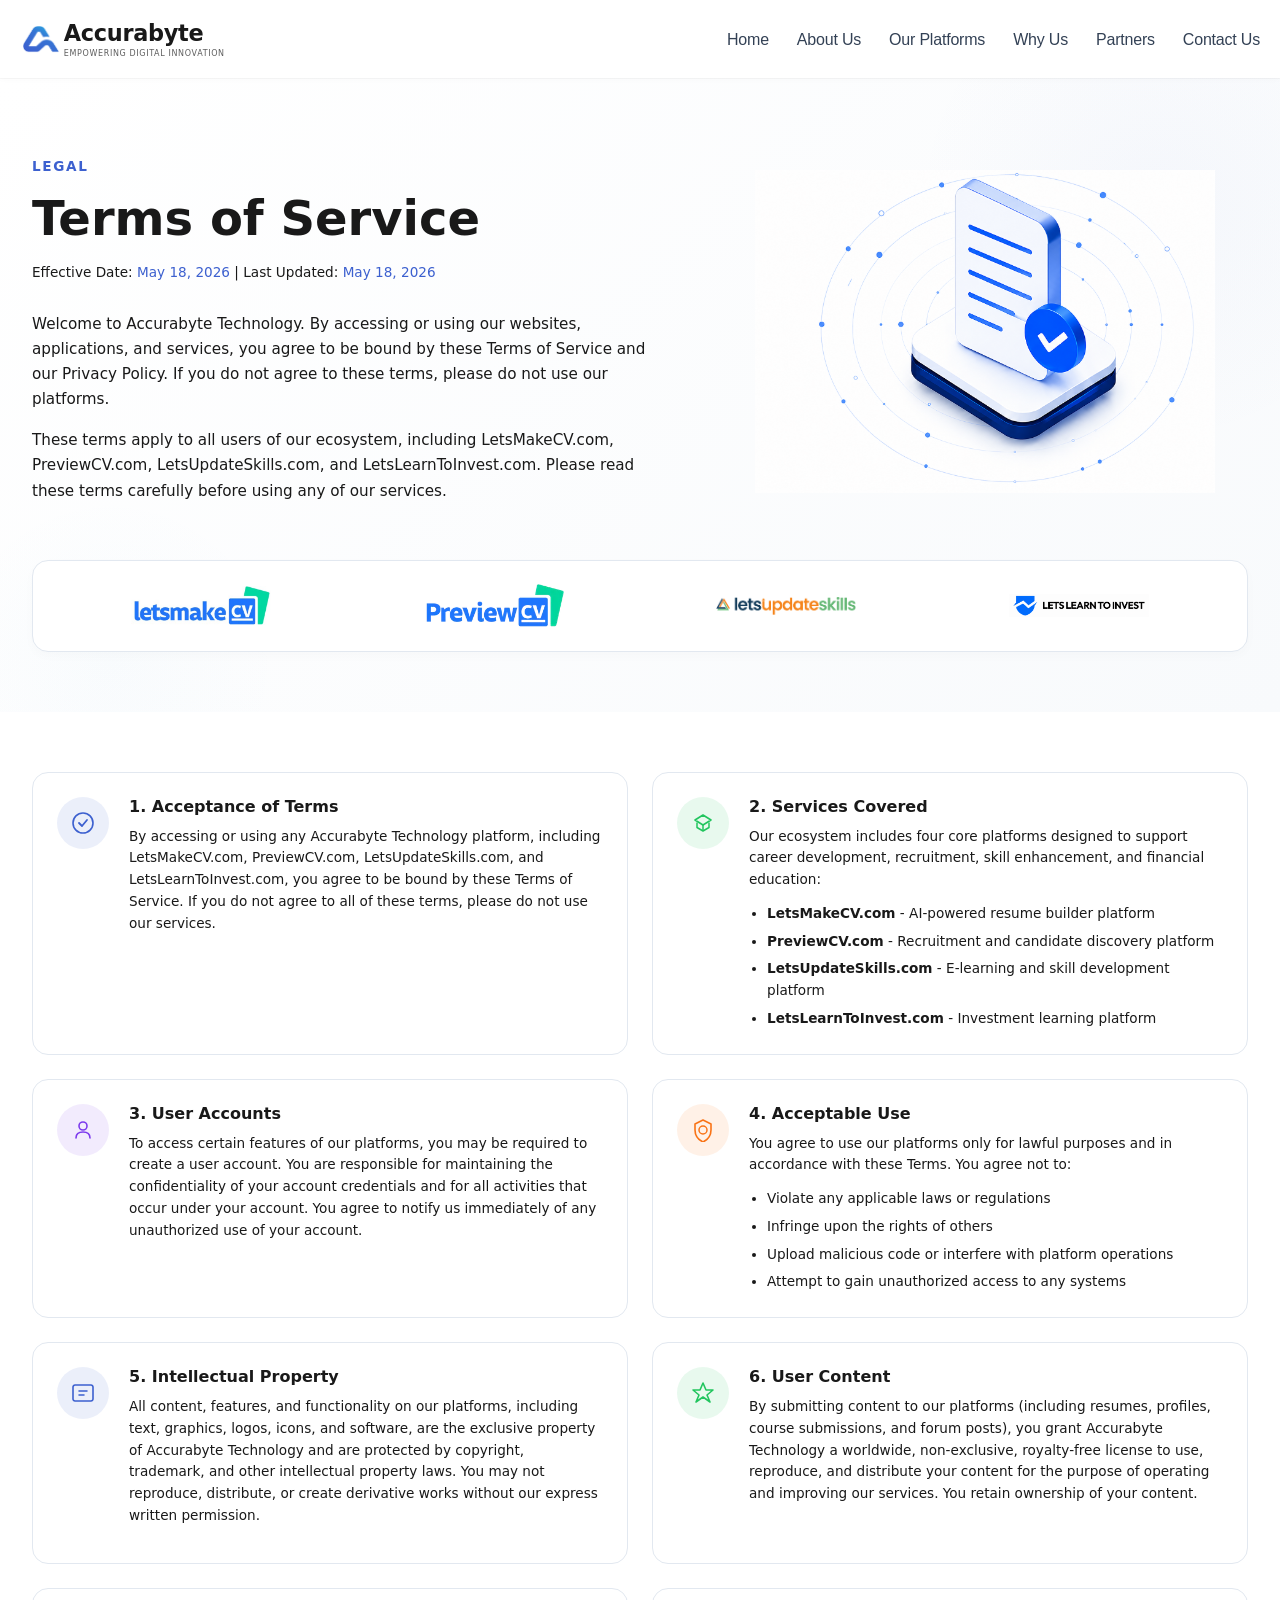
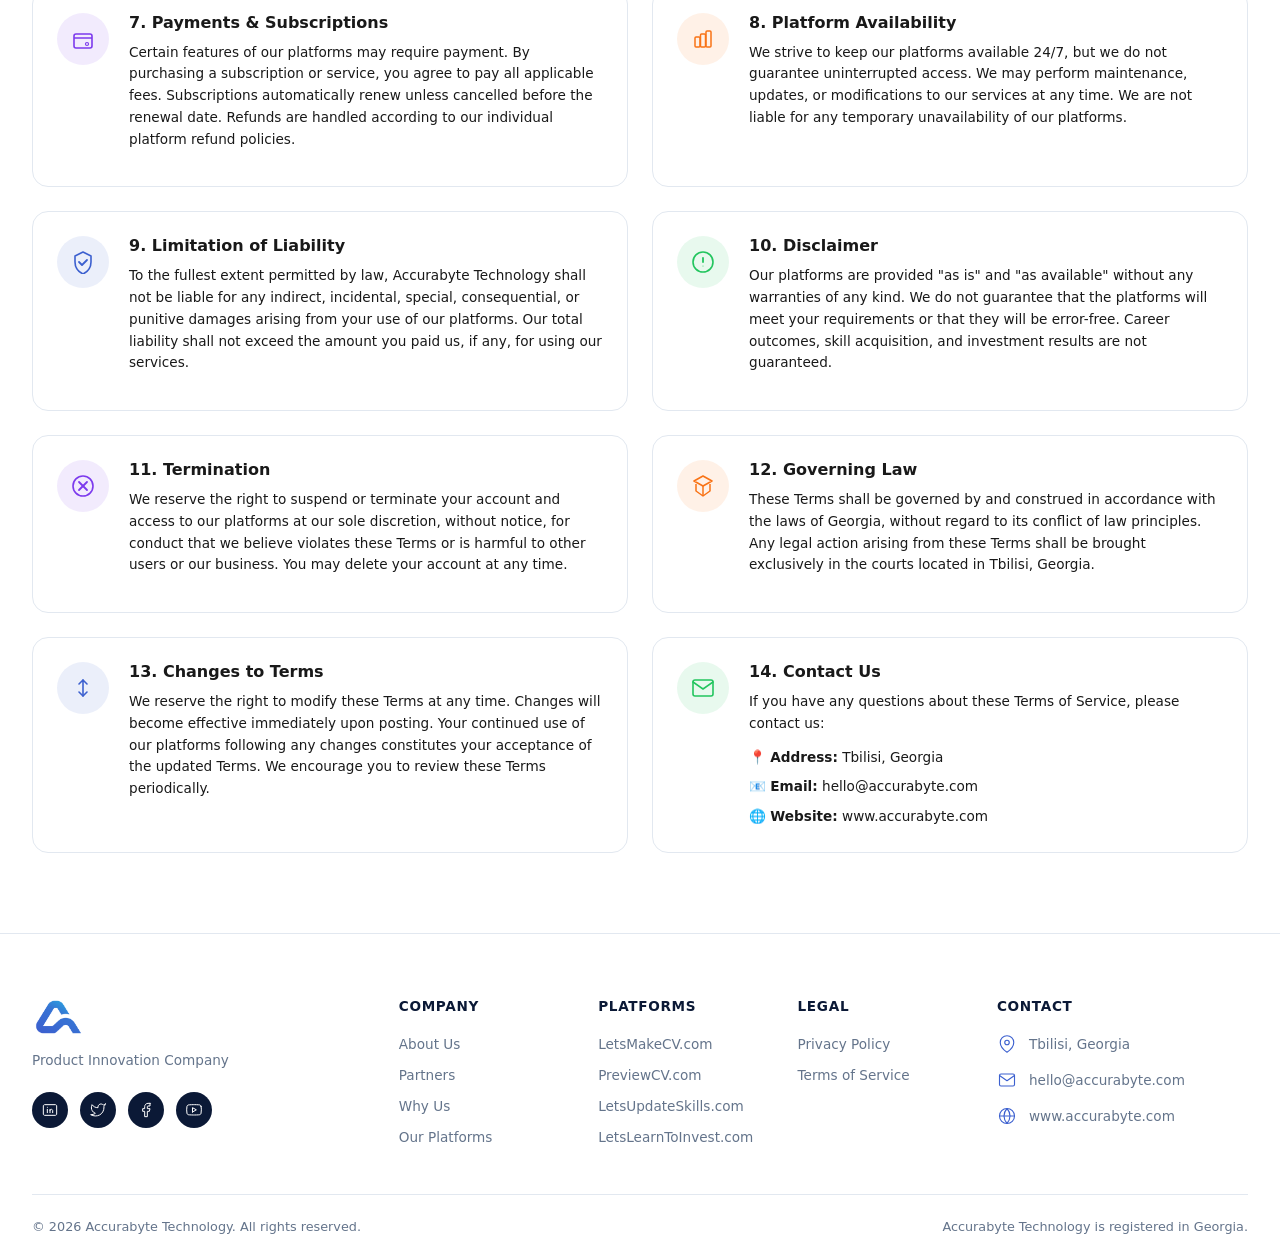
<file: terms.html>
<!DOCTYPE html>
<html lang="en">
<head>
    <meta charset="UTF-8">
    <meta name="viewport" content="width=device-width, initial-scale=1.0">
    <title>Terms of service</title>
    <link rel="stylesheet" href="css/header.css">
    <link rel="stylesheet" href="css/footer.css">
    <link rel="stylesheet" href="css/terms.css">
</head>
<body>

    <header class="site-header">
  <div class="header-container">
    <!-- LEFT: Logo Mark + Brand Typography -->
    <a href="index.html" class="logo-wrapper" aria-label="Accurabyte Technology home">
  <img src="assets/logo.png" alt="Accurabyte Technology Logo" class="logo-image">
  <div class="logo-text-group">
    <span class="logo-main">Accurabyte</span>
    <span class="logo-sub">Empowering digital innovation</span>
  </div>
</a>

    <!-- RIGHT: Navigation Menu (Desktop + Mobile overlay) -->
    <div class="nav-menu" id="navMenu">
      <ul class="nav-list">
        <li><a href="index.html" class="nav-link active" data-nav="home">Home</a></li>
        <li><a href="about.html" class="nav-link" data-nav="about">About Us</a></li>
        <li><a href="platforms.html" class="nav-link" data-nav="platforms">Our Platforms</a></li>
        <li><a href="whyus.html" class="nav-link" data-nav="whyrus">Why Us</a></li>
        <li><a href="partners.html" class="nav-link" data-nav="careers">Partners</a></li>
        <li><a href="contact.html" class="nav-link" data-nav="contact">Contact Us</a></li>
      </ul>
    </div>

    <!-- Mobile hamburger toggle button -->
    <button class="mobile-toggle" id="mobileToggleBtn" aria-label="Menu" aria-expanded="false">
      <div class="hamburger">
        <span></span>
        <span></span>
        <span></span>
      </div>
    </button>
  </div>
</header>


      <!-- Section 1: Terms of Service / Legal Page Header -->
  <section class="sec1-legal-header">
    <div class="sec1-container">
      <div class="sec1-legal-wrap">
        
        <!-- Left Column: Legal Header Copy -->
        <div class="sec1-legal-text">
          <div class="sec1-eyebrow">LEGAL</div>
          <h1 class="sec1-heading">Terms of Service</h1>
          <div class="sec1-meta-row">
            Effective Date: <span>May 18, 2026</span> | Last Updated: <span>May 18, 2026</span>
          </div>
          <p class="sec1-paragraph">Welcome to Accurabyte Technology. By accessing or using our websites, applications, and services, you agree to be bound by these Terms of Service and our Privacy Policy. If you do not agree to these terms, please do not use our platforms.</p>
          <p class="sec1-paragraph">These terms apply to all users of our ecosystem, including LetsMakeCV.com, PreviewCV.com, LetsUpdateSkills.com, and LetsLearnToInvest.com. Please read these terms carefully before using any of our services.</p>
        </div>

        <!-- Right Column: Isometric Legal Graphic -->
        <div class="sec1-legal-graphic">
          <img src="assets/terms-hero.png" alt="Legal document illustration with verification badge" class="sec1-graphic-image">
        </div>

      </div>

      <!-- Bottom Component: Platform Link Bar Widget -->
           <!-- Bottom Component: Platform Logos Bar -->
      <div class="sec1-platforms-bar">
        
        <!-- Item 1: LetsMakeCV (Blue) -->
        <div class="sec1-bar-item">
          <img src="assets/logo.jpg" alt="LetsMakeCV" class="sec1-bar-icon">
        </div>

        <!-- Item 2: PreviewCV (Green) -->
        <div class="sec1-bar-item">
          <img src="assets/preview-cv-main-logo.webp" alt="PreviewCV" class="sec1-bar-icon">
        </div>

        <!-- Item 3: LetsUpdateSkills (Orange) -->
        <div class="sec1-bar-item">
          <img src="assets/new-logo.png" alt="LetsUpdateSkills" class="sec1-bar-icon">
        </div>

        <!-- Item 4: LetsLearnToInvest (Purple) -->
        <div class="sec1-bar-item">
          <img src="assets/learntoinvest.png" alt="LetsLearnToInvest" class="sec1-bar-icon">
        </div>

      </div>
    </div>
  </section>

    <!-- Section 2: Terms of Service / Legal Content Grid -->
  <section class="sec2-legal-content">
    <div class="sec2-container">
      <div class="sec2-legal-grid">
        
        <!-- Section 1: Acceptance of Terms (Blue) -->
        <div class="sec2-legal-item sec2-item--blue">
          <div class="sec2-legal-badge">
            <svg width="24" height="24" viewBox="0 0 24 24" fill="none" xmlns="http://www.w3.org/2000/svg">
              <circle cx="12" cy="12" r="10" stroke="currentColor" stroke-width="1.6" fill="none"/>
              <path d="M8 12L11 15L16 9" stroke="currentColor" stroke-width="1.8" stroke-linecap="round" stroke-linejoin="round"/>
            </svg>
          </div>
          <div class="sec2-legal-text">
            <h3>1. Acceptance of Terms</h3>
            <p>By accessing or using any Accurabyte Technology platform, including LetsMakeCV.com, PreviewCV.com, LetsUpdateSkills.com, and LetsLearnToInvest.com, you agree to be bound by these Terms of Service. If you do not agree to all of these terms, please do not use our services.</p>
          </div>
        </div>

        <!-- Section 2: Services Covered (Green) -->
        <div class="sec2-legal-item sec2-item--green">
          <div class="sec2-legal-badge">
            <svg width="24" height="24" viewBox="0 0 24 24" fill="none" xmlns="http://www.w3.org/2000/svg">
              <path d="M12 4L4 9L12 14L20 9L12 4Z" stroke="currentColor" stroke-width="1.6" fill="none" stroke-linejoin="round"/>
              <path d="M6 11.5V16.5L12 20L18 16.5V11.5" stroke="currentColor" stroke-width="1.5" fill="none" stroke-linejoin="round"/>
              <path d="M12 20V14" stroke="currentColor" stroke-width="1.5"/>
            </svg>
          </div>
          <div class="sec2-legal-text">
            <h3>2. Services Covered</h3>
            <p>Our ecosystem includes four core platforms designed to support career development, recruitment, skill enhancement, and financial education:</p>
            <ul>
              <li><strong>LetsMakeCV.com</strong> - AI-powered resume builder platform</li>
              <li><strong>PreviewCV.com</strong> - Recruitment and candidate discovery platform</li>
              <li><strong>LetsUpdateSkills.com</strong> - E-learning and skill development platform</li>
              <li><strong>LetsLearnToInvest.com</strong> - Investment learning platform</li>
            </ul>
          </div>
        </div>

        <!-- Section 3: User Accounts (Purple) -->
        <div class="sec2-legal-item sec2-item--purple">
          <div class="sec2-legal-badge">
            <svg width="24" height="24" viewBox="0 0 24 24" fill="none" xmlns="http://www.w3.org/2000/svg">
              <circle cx="12" cy="8" r="4" stroke="currentColor" stroke-width="1.6" fill="none"/>
              <path d="M5 20C5 16 7 14 12 14C17 14 19 16 19 20" stroke="currentColor" stroke-width="1.6" fill="none" stroke-linecap="round"/>
            </svg>
          </div>
          <div class="sec2-legal-text">
            <h3>3. User Accounts</h3>
            <p>To access certain features of our platforms, you may be required to create a user account. You are responsible for maintaining the confidentiality of your account credentials and for all activities that occur under your account. You agree to notify us immediately of any unauthorized use of your account.</p>
          </div>
        </div>

        <!-- Section 4: Acceptable Use (Orange) -->
        <div class="sec2-legal-item sec2-item--orange">
          <div class="sec2-legal-badge">
            <svg width="24" height="24" viewBox="0 0 24 24" fill="none" xmlns="http://www.w3.org/2000/svg">
              <path d="M12 2L4 6V12C4 18 8 22 12 24C16 22 20 18 20 12V6L12 2Z" stroke="currentColor" stroke-width="1.6" fill="none" stroke-linejoin="round"/>
              <circle cx="12" cy="12" r="4" stroke="currentColor" stroke-width="1.5" fill="none"/>
            </svg>
          </div>
          <div class="sec2-legal-text">
            <h3>4. Acceptable Use</h3>
            <p>You agree to use our platforms only for lawful purposes and in accordance with these Terms. You agree not to:</p>
            <ul>
              <li>Violate any applicable laws or regulations</li>
              <li>Infringe upon the rights of others</li>
              <li>Upload malicious code or interfere with platform operations</li>
              <li>Attempt to gain unauthorized access to any systems</li>
            </ul>
          </div>
        </div>

        <!-- Section 5: Intellectual Property (Blue) -->
        <div class="sec2-legal-item sec2-item--blue">
          <div class="sec2-legal-badge">
            <svg width="24" height="24" viewBox="0 0 24 24" fill="none" xmlns="http://www.w3.org/2000/svg">
              <path d="M4 4H20C20.5304 4 21.0391 4.21071 21.4142 4.58579C21.7893 4.96086 22 5.46957 22 6V18C22 18.5304 21.7893 19.0391 21.4142 19.4142C21.0391 19.7893 20.5304 20 20 20H4C3.46957 20 2.96086 19.7893 2.58579 19.4142C2.21071 19.0391 2 18.5304 2 18V6C2 5.46957 2.21071 4.96086 2.58579 4.58579C2.96086 4.21071 3.46957 4 4 4Z" stroke="currentColor" stroke-width="1.6" fill="none" stroke-linejoin="round"/>
              <line x1="8" y1="10" x2="16" y2="10" stroke="currentColor" stroke-width="1.5" stroke-linecap="round"/>
              <line x1="8" y1="14" x2="13" y2="14" stroke="currentColor" stroke-width="1.5" stroke-linecap="round"/>
            </svg>
          </div>
          <div class="sec2-legal-text">
            <h3>5. Intellectual Property</h3>
            <p>All content, features, and functionality on our platforms, including text, graphics, logos, icons, and software, are the exclusive property of Accurabyte Technology and are protected by copyright, trademark, and other intellectual property laws. You may not reproduce, distribute, or create derivative works without our express written permission.</p>
          </div>
        </div>

        <!-- Section 6: User Content (Green) -->
        <div class="sec2-legal-item sec2-item--green">
          <div class="sec2-legal-badge">
            <svg width="24" height="24" viewBox="0 0 24 24" fill="none" xmlns="http://www.w3.org/2000/svg">
              <path d="M12 2L15 9H22L16 14L19 21L12 16L5 21L8 14L2 9H9L12 2Z" stroke="currentColor" stroke-width="1.6" fill="none" stroke-linejoin="round"/>
            </svg>
          </div>
          <div class="sec2-legal-text">
            <h3>6. User Content</h3>
            <p>By submitting content to our platforms (including resumes, profiles, course submissions, and forum posts), you grant Accurabyte Technology a worldwide, non-exclusive, royalty-free license to use, reproduce, and distribute your content for the purpose of operating and improving our services. You retain ownership of your content.</p>
          </div>
        </div>

        <!-- Section 7: Payments & Subscriptions (Purple) -->
        <div class="sec2-legal-item sec2-item--purple">
          <div class="sec2-legal-badge">
            <svg width="24" height="24" viewBox="0 0 24 24" fill="none" xmlns="http://www.w3.org/2000/svg">
              <rect x="3" y="7" width="18" height="14" rx="2" stroke="currentColor" stroke-width="1.6" fill="none"/>
              <line x1="3" y1="11" x2="21" y2="11" stroke="currentColor" stroke-width="1.5"/>
              <circle cx="16" cy="17" r="1.5" stroke="currentColor" stroke-width="1.2" fill="none"/>
            </svg>
          </div>
          <div class="sec2-legal-text">
            <h3>7. Payments & Subscriptions</h3>
            <p>Certain features of our platforms may require payment. By purchasing a subscription or service, you agree to pay all applicable fees. Subscriptions automatically renew unless cancelled before the renewal date. Refunds are handled according to our individual platform refund policies.</p>
          </div>
        </div>

        <!-- Section 8: Platform Availability (Orange) -->
        <div class="sec2-legal-item sec2-item--orange">
          <div class="sec2-legal-badge">
            <svg width="24" height="24" viewBox="0 0 24 24" fill="none" xmlns="http://www.w3.org/2000/svg">
              <rect x="4" y="10" width="5" height="10" rx="1" stroke="currentColor" stroke-width="1.5" fill="none"/>
              <rect x="9.5" y="7" width="5" height="13" rx="1" stroke="currentColor" stroke-width="1.5" fill="none"/>
              <rect x="15" y="4" width="5" height="16" rx="1" stroke="currentColor" stroke-width="1.5" fill="none"/>
            </svg>
          </div>
          <div class="sec2-legal-text">
            <h3>8. Platform Availability</h3>
            <p>We strive to keep our platforms available 24/7, but we do not guarantee uninterrupted access. We may perform maintenance, updates, or modifications to our services at any time. We are not liable for any temporary unavailability of our platforms.</p>
          </div>
        </div>

        <!-- Section 9: Limitation of Liability (Blue) -->
        <div class="sec2-legal-item sec2-item--blue">
          <div class="sec2-legal-badge">
            <svg width="24" height="24" viewBox="0 0 24 24" fill="none" xmlns="http://www.w3.org/2000/svg">
              <path d="M12 2L4 6V12C4 18 8 22 12 24C16 22 20 18 20 12V6L12 2Z" stroke="currentColor" stroke-width="1.6" fill="none" stroke-linejoin="round"/>
              <path d="M8 12L11 15L16 10" stroke="currentColor" stroke-width="1.8" stroke-linecap="round" stroke-linejoin="round"/>
            </svg>
          </div>
          <div class="sec2-legal-text">
            <h3>9. Limitation of Liability</h3>
            <p>To the fullest extent permitted by law, Accurabyte Technology shall not be liable for any indirect, incidental, special, consequential, or punitive damages arising from your use of our platforms. Our total liability shall not exceed the amount you paid us, if any, for using our services.</p>
          </div>
        </div>

        <!-- Section 10: Disclaimer (Green) -->
        <div class="sec2-legal-item sec2-item--green">
          <div class="sec2-legal-badge">
            <svg width="24" height="24" viewBox="0 0 24 24" fill="none" xmlns="http://www.w3.org/2000/svg">
              <circle cx="12" cy="12" r="10" stroke="currentColor" stroke-width="1.6" fill="none"/>
              <line x1="12" y1="8" x2="12" y2="12" stroke="currentColor" stroke-width="1.8" stroke-linecap="round"/>
              <circle cx="12" cy="16" r="0.5" fill="currentColor"/>
            </svg>
          </div>
          <div class="sec2-legal-text">
            <h3>10. Disclaimer</h3>
            <p>Our platforms are provided "as is" and "as available" without any warranties of any kind. We do not guarantee that the platforms will meet your requirements or that they will be error-free. Career outcomes, skill acquisition, and investment results are not guaranteed.</p>
          </div>
        </div>

        <!-- Section 11: Termination (Purple) -->
        <div class="sec2-legal-item sec2-item--purple">
          <div class="sec2-legal-badge">
            <svg width="24" height="24" viewBox="0 0 24 24" fill="none" xmlns="http://www.w3.org/2000/svg">
              <circle cx="12" cy="12" r="10" stroke="currentColor" stroke-width="1.6" fill="none"/>
              <line x1="8" y1="8" x2="16" y2="16" stroke="currentColor" stroke-width="1.8" stroke-linecap="round"/>
              <line x1="16" y1="8" x2="8" y2="16" stroke="currentColor" stroke-width="1.8" stroke-linecap="round"/>
            </svg>
          </div>
          <div class="sec2-legal-text">
            <h3>11. Termination</h3>
            <p>We reserve the right to suspend or terminate your account and access to our platforms at our sole discretion, without notice, for conduct that we believe violates these Terms or is harmful to other users or our business. You may delete your account at any time.</p>
          </div>
        </div>

        <!-- Section 12: Governing Law (Orange) -->
        <div class="sec2-legal-item sec2-item--orange">
          <div class="sec2-legal-badge">
            <svg width="24" height="24" viewBox="0 0 24 24" fill="none" xmlns="http://www.w3.org/2000/svg">
              <path d="M12 2L3 7L12 12L21 7L12 2Z" stroke="currentColor" stroke-width="1.6" fill="none" stroke-linejoin="round"/>
              <path d="M5 10L5 17L12 22L19 17L19 10" stroke="currentColor" stroke-width="1.5" fill="none" stroke-linejoin="round"/>
              <line x1="12" y1="12" x2="12" y2="22" stroke="currentColor" stroke-width="1.5"/>
            </svg>
          </div>
          <div class="sec2-legal-text">
            <h3>12. Governing Law</h3>
            <p>These Terms shall be governed by and construed in accordance with the laws of Georgia, without regard to its conflict of law principles. Any legal action arising from these Terms shall be brought exclusively in the courts located in Tbilisi, Georgia.</p>
          </div>
        </div>

        <!-- Section 13: Changes to Terms (Blue) -->
        <div class="sec2-legal-item sec2-item--blue">
          <div class="sec2-legal-badge">
            <svg width="24" height="24" viewBox="0 0 24 24" fill="none" xmlns="http://www.w3.org/2000/svg">
              <path d="M12 4V20" stroke="currentColor" stroke-width="1.6" stroke-linecap="round"/>
              <path d="M8 8L12 4L16 8" stroke="currentColor" stroke-width="1.6" stroke-linecap="round" stroke-linejoin="round"/>
              <path d="M8 16L12 20L16 16" stroke="currentColor" stroke-width="1.6" stroke-linecap="round" stroke-linejoin="round"/>
            </svg>
          </div>
          <div class="sec2-legal-text">
            <h3>13. Changes to Terms</h3>
            <p>We reserve the right to modify these Terms at any time. Changes will become effective immediately upon posting. Your continued use of our platforms following any changes constitutes your acceptance of the updated Terms. We encourage you to review these Terms periodically.</p>
          </div>
        </div>

        <!-- Section 14: Contact Us (Green) -->
        <div class="sec2-legal-item sec2-item--green">
          <div class="sec2-legal-badge">
            <svg width="24" height="24" viewBox="0 0 24 24" fill="none" xmlns="http://www.w3.org/2000/svg">
              <path d="M4 4H20C21.1 4 22 4.9 22 6V18C22 19.1 21.1 20 20 20H4C2.9 20 2 19.1 2 18V6C2 4.9 2.9 4 4 4Z" stroke="currentColor" stroke-width="1.6" fill="none" stroke-linejoin="round"/>
              <path d="M22 6L12 13L2 6" stroke="currentColor" stroke-width="1.6" stroke-linecap="round" stroke-linejoin="round"/>
            </svg>
          </div>
          <div class="sec2-legal-text">
            <h3>14. Contact Us</h3>
            <p>If you have any questions about these Terms of Service, please contact us:</p>
            <ul class="sec2-contact-list">
              <li>📍 <strong>Address:</strong> Tbilisi, Georgia</li>
              <li>📧 <strong>Email:</strong> hello@accurabyte.com</li>
              <li>🌐 <strong>Website:</strong> www.accurabyte.com</li>
            </ul>
          </div>
        </div>

      </div>
    </div>
  </section>

   <!-- Footer Section -->
  <footer class="sec7-footer">
    <div class="sec7-container">
      <!-- Top Widget Area - 5 Columns -->
      <div class="sec7-footer-widgets">
        
        <!-- Column 1: Brand Profile & Socials -->
        <div class="sec7-footer-col sec7-brand-col">
          <div class="sec7-logo-wrapper">
            <img src="assets/logo.png" alt="Accurabyte Technology Logo" class="sec7-footer-logo">
          </div>
          <p class="sec7-tagline">Product Innovation Company</p>
          <div class="sec7-social-row">
            <a href="#" class="sec7-social-icon" aria-label="LinkedIn">
              <svg width="18" height="18" viewBox="0 0 24 24" fill="none" xmlns="http://www.w3.org/2000/svg">
                <path d="M4 4H20C20.5304 4 21.0391 4.21071 21.4142 4.58579C21.7893 4.96086 22 5.46957 22 6V18C22 18.5304 21.7893 19.0391 21.4142 19.4142C21.0391 19.7893 20.5304 20 20 20H4C3.46957 20 2.96086 19.7893 2.58579 19.4142C2.21071 19.0391 2 18.5304 2 18V6C2 5.46957 2.21071 4.96086 2.58579 4.58579C2.96086 4.21071 3.46957 4 4 4Z" stroke="currentColor" stroke-width="1.5" stroke-linejoin="round"/>
                <path d="M8 11V16" stroke="currentColor" stroke-width="1.5" stroke-linecap="round"/>
                <path d="M8 8H8.01" stroke="currentColor" stroke-width="1.5" stroke-linecap="round"/>
                <path d="M12 16V11" stroke="currentColor" stroke-width="1.5" stroke-linecap="round"/>
                <path d="M16 16V13C16 12.4696 15.7893 11.9609 15.4142 11.5858C15.0391 11.2107 14.5304 11 14 11C13.4696 11 12.9609 11.2107 12.5858 11.5858C12.2107 11.9609 12 12.4696 12 13" stroke="currentColor" stroke-width="1.5" stroke-linecap="round"/>
              </svg>
            </a>
            <a href="#" class="sec7-social-icon" aria-label="Twitter">
              <svg width="18" height="18" viewBox="0 0 24 24" fill="none" xmlns="http://www.w3.org/2000/svg">
                <path d="M23 3C22.0424 3.67548 20.9821 4.19211 19.86 4.53C19.2577 3.83751 18.4573 3.34669 17.567 3.12393C16.6767 2.90116 15.7395 2.9572 14.8821 3.28445C14.0247 3.61171 13.2884 4.1944 12.773 4.95372C12.2577 5.71303 11.9897 6.61234 12.007 7.53V8.53C10.2426 8.57557 8.50127 8.18582 6.93101 7.39545C5.36074 6.60508 4.01032 5.43864 3 4C3 4 -1 13 8 17C5.94053 18.398 3.48716 19.0989 1 19C10 24 21 19 21 7.5C20.9991 7.22145 20.9723 6.94359 20.92 6.67C21.9406 5.66349 22.6608 4.39271 23 3Z" stroke="currentColor" stroke-width="1.5" stroke-linecap="round" stroke-linejoin="round"/>
              </svg>
            </a>
            <a href="#" class="sec7-social-icon" aria-label="Facebook">
              <svg width="18" height="18" viewBox="0 0 24 24" fill="none" xmlns="http://www.w3.org/2000/svg">
                <path d="M18 2H15C13.6739 2 12.4021 2.52678 11.4645 3.46447C10.5268 4.40215 10 5.67392 10 7V10H7V14H10V22H14V14H17L18 10H14V7C14 6.73478 14.1054 6.48043 14.2929 6.29289C14.4804 6.10536 14.7348 6 15 6H18V2Z" stroke="currentColor" stroke-width="1.5" stroke-linecap="round" stroke-linejoin="round"/>
              </svg>
            </a>
            <a href="#" class="sec7-social-icon" aria-label="YouTube">
              <svg width="18" height="18" viewBox="0 0 24 24" fill="none" xmlns="http://www.w3.org/2000/svg">
                <path d="M22.54 6.42C22.4212 5.94541 22.1792 5.51057 21.8387 5.15941C21.4982 4.80824 21.0708 4.55318 20.6 4.42C18.88 4 12 4 12 4C12 4 5.12 4 3.4 4.46C2.92918 4.59318 2.50178 4.84824 2.16128 5.19941C1.82078 5.55057 1.57881 5.98541 1.46 6.46C1.14521 8.20556 0.991234 9.97631 1 11.75C0.991234 13.5237 1.14521 15.2944 1.46 17.04C1.57881 17.5146 1.82078 17.9494 2.16128 18.3006C2.50178 18.6518 2.92918 18.9068 3.4 19.04C5.12 19.5 12 19.5 12 19.5C12 19.5 18.88 19.5 20.6 19.04C21.0708 18.9068 21.4982 18.6518 21.8387 18.3006C22.1792 17.9494 22.4212 17.5146 22.54 17.04C22.8548 15.2944 23.0088 13.5237 23 11.75C23.0088 9.97631 22.8548 8.20556 22.54 6.42Z" stroke="currentColor" stroke-width="1.5" stroke-linecap="round" stroke-linejoin="round"/>
                <path d="M9.75 15.02L15.5 11.75L9.75 8.48V15.02Z" stroke="currentColor" stroke-width="1.5" stroke-linecap="round" stroke-linejoin="round"/>
              </svg>
            </a>
          </div>
        </div>

        <!-- Column 2: Company Links -->
        <div class="sec7-footer-col">
          <h4 class="sec7-footer-heading">COMPANY</h4>
          <ul class="sec7-footer-links">
            <li><a href="about.html">About Us</a></li>
            <li><a href="partners.html">Partners</a></li>
            <li><a href="whyus.html">Why Us</a></li>
            <li><a href="platforms.html">Our Platforms</a></li>
          </ul>
        </div>

        <!-- Column 3: Platforms Links -->
        <div class="sec7-footer-col">
          <h4 class="sec7-footer-heading">PLATFORMS</h4>
          <ul class="sec7-footer-links">
            <li><a href="https://letsmakecv.com">LetsMakeCV.com</a></li>
            <li><a href="https://previewcv.com">PreviewCV.com</a></li>
            <li><a href="https://www.letsupdateskills.com">LetsUpdateSkills.com</a></li>
            <li><a href="https://letslearntoinvest.com">LetsLearnToInvest.com</a></li>
          </ul>
        </div>

        <!-- Column 4: Legal Links -->
        <div class="sec7-footer-col">
          <h4 class="sec7-footer-heading">LEGAL</h4>
          <ul class="sec7-footer-links">
            <li><a href="privacy.html">Privacy Policy</a></li>
            <li><a href="terms.html">Terms of Service</a></li>
          </ul>
        </div>

        <!-- Column 5: Contact Info Widget -->
        <div class="sec7-footer-col sec7-contact-col">
          <h4 class="sec7-footer-heading">CONTACT</h4>
          <ul class="sec7-contact-list">
            <li class="sec7-contact-item">
              <span class="sec7-contact-icon">
                <svg width="18" height="18" viewBox="0 0 24 24" fill="none" xmlns="http://www.w3.org/2000/svg">
                  <path d="M21 10C21 17 12 23 12 23C12 23 3 17 3 10C3 7.61305 3.94821 5.32387 5.63604 3.63604C7.32387 1.94821 9.61305 1 12 1C14.3869 1 16.6761 1.94821 18.364 3.63604C20.0518 5.32387 21 7.61305 21 10Z" stroke="currentColor" stroke-width="1.5" stroke-linecap="round" stroke-linejoin="round"/>
                  <path d="M12 13C13.6569 13 15 11.6569 15 10C15 8.34315 13.6569 7 12 7C10.3431 7 9 8.34315 9 10C9 11.6569 10.3431 13 12 13Z" stroke="currentColor" stroke-width="1.5" stroke-linecap="round" stroke-linejoin="round"/>
                </svg>
              </span>
              <span class="sec7-contact-text">Tbilisi, Georgia</span>
            </li>
            <li class="sec7-contact-item">
              <span class="sec7-contact-icon">
                <svg width="18" height="18" viewBox="0 0 24 24" fill="none" xmlns="http://www.w3.org/2000/svg">
                  <path d="M4 4H20C21.1 4 22 4.9 22 6V18C22 19.1 21.1 20 20 20H4C2.9 20 2 19.1 2 18V6C2 4.9 2.9 4 4 4Z" stroke="currentColor" stroke-width="1.5" stroke-linecap="round" stroke-linejoin="round"/>
                  <path d="M22 6L12 13L2 6" stroke="currentColor" stroke-width="1.5" stroke-linecap="round" stroke-linejoin="round"/>
                </svg>
              </span>
              <a href="mailto:hello@accurabyte.com" class="sec7-contact-link">hello@accurabyte.com</a>
            </li>
            <li class="sec7-contact-item">
              <span class="sec7-contact-icon">
                <svg width="18" height="18" viewBox="0 0 24 24" fill="none" xmlns="http://www.w3.org/2000/svg">
                  <circle cx="12" cy="12" r="10" stroke="currentColor" stroke-width="1.5" stroke-linecap="round" stroke-linejoin="round"/>
                  <line x1="2" y1="12" x2="22" y2="12" stroke="currentColor" stroke-width="1.5" stroke-linecap="round" stroke-linejoin="round"/>
                  <path d="M12 2C14.5013 4.73835 15.9228 8.29203 16 12C15.9228 15.708 14.5013 19.2616 12 22C9.49872 19.2616 8.07725 15.708 8 12C8.07725 8.29203 9.49872 4.73835 12 2Z" stroke="currentColor" stroke-width="1.5" stroke-linecap="round" stroke-linejoin="round"/>
                </svg>
              </span>
              <a href="https://www.accurabyte.com" class="sec7-contact-link">www.accurabyte.com</a>
            </li>
          </ul>
        </div>

      </div>

      <!-- Bottom Bar -->
      <div class="sec7-footer-bottom">
        <div class="sec7-copyright">
          © 2026 Accurabyte Technology. All rights reserved.
        </div>
        <div class="sec7-registration">
          Accurabyte Technology is registered in Georgia.
        </div>
      </div>
    </div>
  </footer>


<script src="js/script.js"></script>
</body>
</html>
</file>
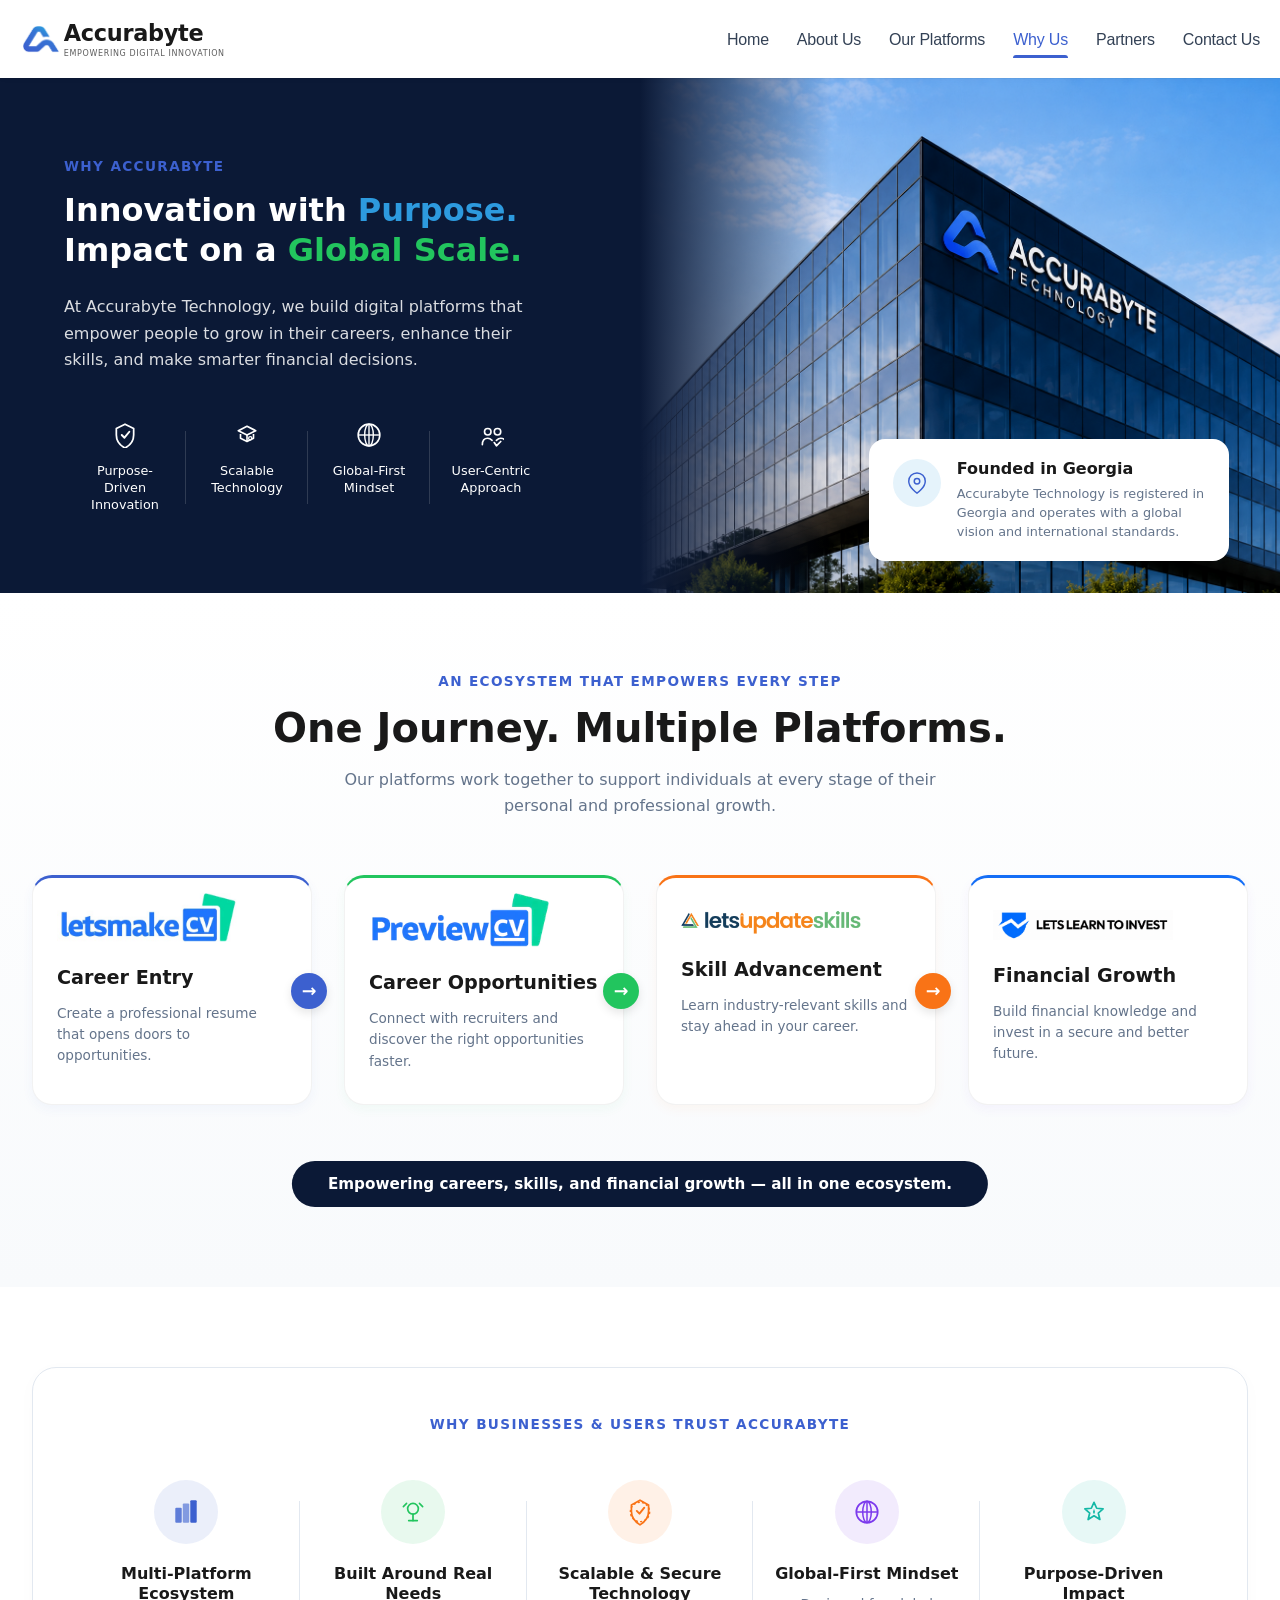
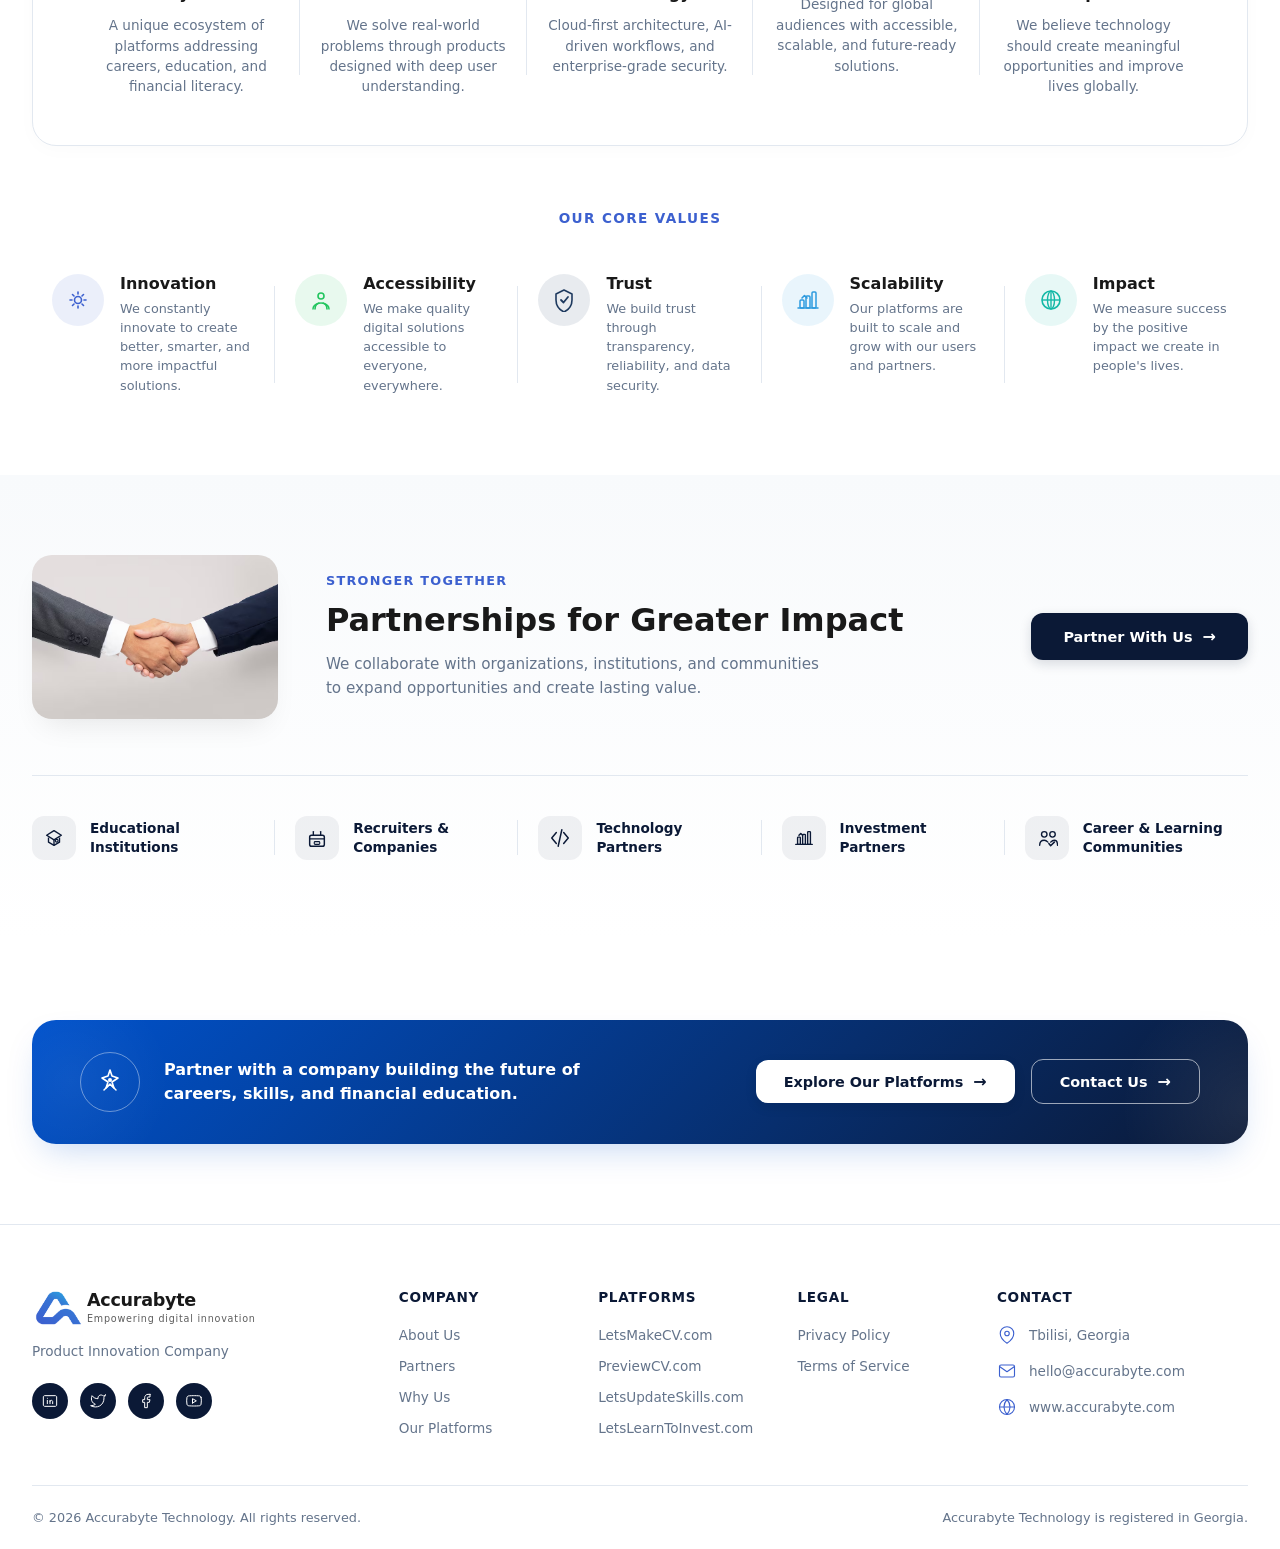
<file: whyus.html>
<!DOCTYPE html>
<html lang="en">
<head>
    <meta charset="UTF-8">
    <meta name="viewport" content="width=device-width, initial-scale=1.0">
    <title>Why us</title>
    <link rel="stylesheet" href="css/header.css">
    <link rel="stylesheet" href="css/footer.css">
    <link rel="stylesheet" href="css/whyus.css">
</head>
<body>

  <header class="site-header">
  <div class="header-container">
    <!-- LEFT: Logo Mark + Brand Typography -->
   <a href="index.html" class="logo-wrapper" aria-label="Accurabyte Technology home">
  <img src="assets/logo.png" alt="Accurabyte Technology Logo" class="logo-image">
  <div class="logo-text-group">
    <span class="logo-main">Accurabyte</span>
    <span class="logo-sub">Empowering digital innovation</span>
  </div>
</a>

    <!-- RIGHT: Navigation Menu (Desktop + Mobile overlay) -->
    <div class="nav-menu" id="navMenu">
      <ul class="nav-list">
        <li><a href="index.html" class="nav-link active" data-nav="home">Home</a></li>
        <li><a href="about.html" class="nav-link" data-nav="about">About Us</a></li>
        <li><a href="platforms.html" class="nav-link" data-nav="platforms">Our Platforms</a></li>
        <li><a href="whyus.html" class="nav-link" data-nav="whyrus">Why Us</a></li>
        <li><a href="partners.html" class="nav-link" data-nav="careers">Partners</a></li>
        <li><a href="contact.html" class="nav-link" data-nav="contact">Contact Us</a></li>
      </ul>
    </div>

    <!-- Mobile hamburger toggle button -->
    <button class="mobile-toggle" id="mobileToggleBtn" aria-label="Menu" aria-expanded="false">
      <div class="hamburger">
        <span></span>
        <span></span>
        <span></span>
      </div>
    </button>
  </div>
</header>


      <!-- Section 1: Why Accurabyte - About -->
  <section class="sec1-why-section">
    <!-- Left Column: Text & Pillars -->
    <div class="sec1-content-col">
      <div class="sec1-content-inner">
        <div class="sec1-eyebrow">WHY ACCURABYTE</div>
        <h1 class="sec1-heading">
          Innovation with <span class="sec1-highlight-blue">Purpose.</span><br>
          Impact on a <span class="sec1-highlight-green">Global Scale.</span>
        </h1>
        <p class="sec1-description">At Accurabyte Technology, we build digital platforms that empower people to grow in their careers, enhance their skills, and make smarter financial decisions.</p>
        
        <!-- 4-Column Pillars Row -->
        <div class="sec1-pillars-row">
          
          <!-- Pillar 1: Purpose-Driven Innovation -->
          <div class="sec1-pillar-item">
            <div class="sec1-pillar-icon">
              <svg width="24" height="24" viewBox="0 0 24 24" fill="none" xmlns="http://www.w3.org/2000/svg">
                <path d="M12 2L4 6V12C4 18 8 22 12 24C16 22 20 18 20 12V6L12 2Z" stroke="white" stroke-width="1.6" fill="none" stroke-linejoin="round"/>
                <path d="M9 12L11.5 14.5L16 9" stroke="white" stroke-width="1.8" stroke-linecap="round" stroke-linejoin="round"/>
              </svg>
            </div>
            <span class="sec1-pillar-label">Purpose-Driven Innovation</span>
          </div>

          <!-- Pillar 2: Scalable Technology -->
          <div class="sec1-pillar-item">
            <div class="sec1-pillar-icon">
              <svg width="24" height="24" viewBox="0 0 24 24" fill="none" xmlns="http://www.w3.org/2000/svg">
                <path d="M12 4L4 8L12 12L20 8L12 4Z" stroke="white" stroke-width="1.6" fill="none" stroke-linejoin="round"/>
                <path d="M6 11V15L12 18L18 15V11" stroke="white" stroke-width="1.5" fill="none" stroke-linejoin="round"/>
                <path d="M12 18V12" stroke="white" stroke-width="1.5"/>
                <circle cx="15" cy="15" r="1.5" stroke="white" stroke-width="1.2" fill="none"/>
              </svg>
            </div>
            <span class="sec1-pillar-label">Scalable Technology</span>
          </div>

          <!-- Pillar 3: Global-First Mindset -->
          <div class="sec1-pillar-item">
            <div class="sec1-pillar-icon">
              <svg width="24" height="24" viewBox="0 0 24 24" fill="none" xmlns="http://www.w3.org/2000/svg">
                <circle cx="12" cy="12" r="10" stroke="white" stroke-width="1.5" fill="none"/>
                <ellipse cx="12" cy="12" rx="4" ry="10" stroke="white" stroke-width="1.3" fill="none"/>
                <line x1="2" y1="12" x2="22" y2="12" stroke="white" stroke-width="1.3"/>
                <line x1="12" y1="2" x2="12" y2="22" stroke="white" stroke-width="1.3"/>
              </svg>
            </div>
            <span class="sec1-pillar-label">Global-First Mindset</span>
          </div>

          <!-- Pillar 4: User-Centric Approach -->
          <div class="sec1-pillar-item">
            <div class="sec1-pillar-icon">
              <svg width="24" height="24" viewBox="0 0 24 24" fill="none" xmlns="http://www.w3.org/2000/svg">
                <circle cx="9" cy="9" r="3" stroke="white" stroke-width="1.5" fill="none"/>
                <circle cx="18" cy="9" r="3" stroke="white" stroke-width="1.5" fill="none"/>
                <path d="M4 21C4 17 6 15 9 15C10.5 15 12 16 13 17" stroke="white" stroke-width="1.5" fill="none" stroke-linecap="round"/>
                <path d="M17 17C18 16 19.5 15 21 15C24 15 26 17 26 21" stroke="white" stroke-width="1.5" fill="none" stroke-linecap="round"/>
                <path d="M15 19L17 22L21 18" stroke="white" stroke-width="1.6" stroke-linecap="round" stroke-linejoin="round"/>
              </svg>
            </div>
            <span class="sec1-pillar-label">User-Centric Approach</span>
          </div>

        </div>
      </div>
    </div>

    <!-- Right Column: Media Block & Floating Badge -->
    <div class="sec1-media-col">
      <img src="assets/about-hero.png" alt="Accurabyte Technology office building with company signage" class="sec1-building-image">
      
      <!-- Floating Info Badge -->
      <div class="sec1-floating-badge">
        <div class="sec1-badge-icon">
          <svg width="20" height="20" viewBox="0 0 24 24" fill="none" xmlns="http://www.w3.org/2000/svg">
            <path d="M21 10C21 17 12 23 12 23C12 23 3 17 3 10C3 7.61305 3.94821 5.32387 5.63604 3.63604C7.32387 1.94821 9.61305 1 12 1C14.3869 1 16.6761 1.94821 18.364 3.63604C20.0518 5.32387 21 7.61305 21 10Z" stroke="currentColor" stroke-width="1.6" fill="none"/>
            <circle cx="12" cy="10" r="3" stroke="currentColor" stroke-width="1.6" fill="none"/>
          </svg>
        </div>
        <div class="sec1-badge-content">
          <div class="sec1-badge-title">Founded in Georgia</div>
          <p class="sec1-badge-text">Accurabyte Technology is registered in Georgia and operates with a global vision and international standards.</p>
        </div>
      </div>
    </div>
  </section>
  
    <!-- Section 2: One Journey. Multiple Platforms. -->
  <section class="sec2-ecosystem-section">
    <div class="sec2-container">
      <!-- Section Header -->
      <div class="sec2-header">
        <div class="sec2-eyebrow">AN ECOSYSTEM THAT EMPOWERS EVERY STEP</div>
        <h2 class="sec2-heading">One Journey. Multiple Platforms.</h2>
        <p class="sec2-subtitle">Our platforms work together to support individuals at every stage of their personal and professional growth.</p>
      </div>

      <!-- Sequential Cards Grid -->
      <div class="sec2-journey-grid">
        
        <!-- Card 1: Career Entry (Blue) -->
        <div class="sec2-card sec2-card--blue" style="padding-top: 15px;">
          <div class="sec2-card-header">
  <img src="assets/logo.jpg" alt="LetsMakeCV" class="sec2-card-logo">
</div>
          <h3 class="sec2-card-title">Career Entry</h3>
          <p class="sec2-card-desc">Create a professional resume that opens doors to opportunities.</p>
          <!-- Step Arrow Indicator -->
          <div class="sec2-step-arrow">→</div>
        </div>

        <!-- Card 2: Career Opportunities (Green) -->
        <div class="sec2-card sec2-card--green" style="padding-top: 15px;">
          <div class="sec2-card-header">
  <img src="assets/preview-cv-main-logo.webp" alt="PreviewCV" class="sec2-card-logo">
</div>
          <h3 class="sec2-card-title">Career Opportunities</h3>
          <p class="sec2-card-desc">Connect with recruiters and discover the right opportunities faster.</p>
          <!-- Step Arrow Indicator -->
          <div class="sec2-step-arrow">→</div>
        </div>

        <!-- Card 3: Skill Advancement (Orange) -->
        <div class="sec2-card sec2-card--orange">
          <div class="sec2-card-header">
  <img src="assets/new-logo.png" alt="LetsUpdateSkills" class="sec2-card-logo">
</div>
          <h3 class="sec2-card-title">Skill Advancement</h3>
          <p class="sec2-card-desc">Learn industry-relevant skills and stay ahead in your career.</p>
          <!-- Step Arrow Indicator -->
          <div class="sec2-step-arrow">→</div>
        </div>

        <!-- Card 4: Financial Growth (Purple) -->
        <div class="sec2-card sec2-card--purple">
          <div class="sec2-card-header">
  <img src="assets/learntoinvest.png" alt="LetsLearnToInvest" class="sec2-card-logo">
</div>
          <h3 class="sec2-card-title">Financial Growth</h3>
          <p class="sec2-card-desc">Build financial knowledge and invest in a secure and better future.</p>
        </div>

      </div>

      <!-- Bottom Ecosystem Loop Banner -->
      <div class="sec2-loop-banner">
        Empowering careers, skills, and financial growth — all in one ecosystem.
      </div>
    </div>
  </section>

    <!-- Section 3: Trust Factors & Core Values -->
  <section class="sec3-trust-values">
    <div class="sec3-container">
      
      <!-- Top Component: Trust Factors Panel Card -->
      <div class="sec3-trust-panel">
        <div class="sec3-panel-header">WHY BUSINESSES & USERS TRUST ACCURABYTE</div>
        
        <div class="sec3-trust-grid">
          
          <!-- Item 1: Multi-Platform Ecosystem (Blue) -->
          <div class="sec3-trust-item sec3-theme--blue">
            <div class="sec3-trust-badge">
              <svg width="28" height="28" viewBox="0 0 28 28" fill="none" xmlns="http://www.w3.org/2000/svg">
                <rect x="4" y="10" width="6" height="14" rx="1" fill="currentColor" opacity="0.8"/>
                <rect x="11" y="6" width="6" height="18" rx="1" fill="currentColor" opacity="0.6"/>
                <rect x="18" y="3" width="6" height="21" rx="1" fill="currentColor"/>
              </svg>
            </div>
            <div class="sec3-trust-title">Multi-Platform Ecosystem</div>
            <div class="sec3-trust-desc">A unique ecosystem of platforms addressing careers, education, and financial literacy.</div>
          </div>

          <!-- Item 2: Built Around Real Needs (Green) -->
          <div class="sec3-trust-item sec3-theme--green">
            <div class="sec3-trust-badge">
              <svg width="28" height="28" viewBox="0 0 28 28" fill="none" xmlns="http://www.w3.org/2000/svg">
                <circle cx="14" cy="11" r="5" stroke="currentColor" stroke-width="1.6" fill="none"/>
                <path d="M14 16L14 22" stroke="currentColor" stroke-width="1.6" stroke-linecap="round"/>
                <path d="M10 22L18 22" stroke="currentColor" stroke-width="1.6" stroke-linecap="round"/>
                <path d="M8 6L5 9" stroke="currentColor" stroke-width="1.5" stroke-linecap="round"/>
                <path d="M20 6L23 9" stroke="currentColor" stroke-width="1.5" stroke-linecap="round"/>
              </svg>
            </div>
            <div class="sec3-trust-title">Built Around Real Needs</div>
            <div class="sec3-trust-desc">We solve real-world problems through products designed with deep user understanding.</div>
          </div>

          <!-- Item 3: Scalable & Secure Technology (Orange) -->
          <div class="sec3-trust-item sec3-theme--orange">
            <div class="sec3-trust-badge">
              <svg width="28" height="28" viewBox="0 0 28 28" fill="none" xmlns="http://www.w3.org/2000/svg">
                <path d="M14 3L6 7.5V13.5C6 19.5 10 23.5 14 26C18 23.5 22 19.5 22 13.5V7.5L14 3Z" stroke="currentColor" stroke-width="1.6" fill="none" stroke-linejoin="round"/>
                <path d="M11 13L13.5 15.5L18 10" stroke="currentColor" stroke-width="1.8" stroke-linecap="round" stroke-linejoin="round"/>
                <circle cx="14" cy="14" r="9" stroke="currentColor" stroke-width="1.3" stroke-dasharray="2 2" fill="none"/>
              </svg>
            </div>
            <div class="sec3-trust-title">Scalable & Secure Technology</div>
            <div class="sec3-trust-desc">Cloud-first architecture, AI-driven workflows, and enterprise-grade security.</div>
          </div>

          <!-- Item 4: Global-First Mindset (Purple) -->
          <div class="sec3-trust-item sec3-theme--purple">
            <div class="sec3-trust-badge">
              <svg width="28" height="28" viewBox="0 0 28 28" fill="none" xmlns="http://www.w3.org/2000/svg">
                <circle cx="14" cy="14" r="10" stroke="currentColor" stroke-width="1.6" fill="none"/>
                <ellipse cx="14" cy="14" rx="4" ry="10" stroke="currentColor" stroke-width="1.4" fill="none"/>
                <line x1="4" y1="14" x2="24" y2="14" stroke="currentColor" stroke-width="1.4"/>
                <line x1="14" y1="4" x2="14" y2="24" stroke="currentColor" stroke-width="1.4"/>
              </svg>
            </div>
            <div class="sec3-trust-title">Global-First Mindset</div>
            <div class="sec3-trust-desc">Designed for global audiences with accessible, scalable, and future-ready solutions.</div>
          </div>

          <!-- Item 5: Purpose-Driven Impact (Teal/Green) -->
          <div class="sec3-trust-item sec3-theme--teal">
            <div class="sec3-trust-badge">
              <svg width="28" height="28" viewBox="0 0 28 28" fill="none" xmlns="http://www.w3.org/2000/svg">
                <path d="M14 5L16.5 10.5L22.5 11L18 15L19.5 21L14 17.5L8.5 21L10 15L5.5 11L11.5 10.5L14 5Z" stroke="currentColor" stroke-width="1.6" fill="none" stroke-linejoin="round"/>
                <path d="M14 11L15 14L14 16L13 14L14 11Z" fill="currentColor"/>
              </svg>
            </div>
            <div class="sec3-trust-title">Purpose-Driven Impact</div>
            <div class="sec3-trust-desc">We believe technology should create meaningful opportunities and improve lives globally.</div>
          </div>

        </div>
      </div>

      <!-- Bottom Component: Core Values Row -->
      <div class="sec3-values-section">
        <div class="sec3-values-header">OUR CORE VALUES</div>
        
        <div class="sec3-values-grid">
          
          <!-- Value 1: Innovation (Blue) -->
          <div class="sec3-value-item sec3-theme--blue">
            <div class="sec3-value-badge">
              <svg width="24" height="24" viewBox="0 0 24 24" fill="none" xmlns="http://www.w3.org/2000/svg">
                <path d="M12 4V6" stroke="currentColor" stroke-width="1.6" stroke-linecap="round"/>
                <path d="M12 18V20" stroke="currentColor" stroke-width="1.6" stroke-linecap="round"/>
                <path d="M20 12H18" stroke="currentColor" stroke-width="1.6" stroke-linecap="round"/>
                <path d="M6 12H4" stroke="currentColor" stroke-width="1.6" stroke-linecap="round"/>
                <path d="M17.5 6.5L16 8" stroke="currentColor" stroke-width="1.6" stroke-linecap="round"/>
                <path d="M8 16L6.5 17.5" stroke="currentColor" stroke-width="1.6" stroke-linecap="round"/>
                <path d="M17.5 17.5L16 16" stroke="currentColor" stroke-width="1.6" stroke-linecap="round"/>
                <path d="M8 8L6.5 6.5" stroke="currentColor" stroke-width="1.6" stroke-linecap="round"/>
                <circle cx="12" cy="12" r="3.5" stroke="currentColor" stroke-width="1.6" fill="none"/>
              </svg>
            </div>
            <div class="sec3-value-content">
              <h4 class="sec3-value-title">Innovation</h4>
              <p class="sec3-value-desc">We constantly innovate to create better, smarter, and more impactful solutions.</p>
            </div>
          </div>

          <!-- Value 2: Accessibility (Green) -->
          <div class="sec3-value-item sec3-theme--green">
            <div class="sec3-value-badge">
              <svg width="24" height="24" viewBox="0 0 24 24" fill="none" xmlns="http://www.w3.org/2000/svg">
                <circle cx="12" cy="8" r="3" stroke="currentColor" stroke-width="1.6" fill="none"/>
                <path d="M6 21C6 17 8.5 15 12 15C15.5 15 18 17 18 21" stroke="currentColor" stroke-width="1.6" fill="none" stroke-linecap="round"/>
                <path d="M20 21C20 18 17 16 14 15" stroke="currentColor" stroke-width="1.5" fill="none" stroke-linecap="round"/>
                <path d="M4 21C4 18 7 16 10 15" stroke="currentColor" stroke-width="1.5" fill="none" stroke-linecap="round"/>
              </svg>
            </div>
            <div class="sec3-value-content">
              <h4 class="sec3-value-title">Accessibility</h4>
              <p class="sec3-value-desc">We make quality digital solutions accessible to everyone, everywhere.</p>
            </div>
          </div>

          <!-- Value 3: Trust (Navy Blue) -->
          <div class="sec3-value-item sec3-theme--navy">
            <div class="sec3-value-badge">
              <svg width="24" height="24" viewBox="0 0 24 24" fill="none" xmlns="http://www.w3.org/2000/svg">
                <path d="M12 2L4 6V12C4 18 8 22 12 24C16 22 20 18 20 12V6L12 2Z" stroke="currentColor" stroke-width="1.6" fill="none" stroke-linejoin="round"/>
                <path d="M9 12L11.5 14.5L16 9" stroke="currentColor" stroke-width="1.8" stroke-linecap="round" stroke-linejoin="round"/>
              </svg>
            </div>
            <div class="sec3-value-content">
              <h4 class="sec3-value-title">Trust</h4>
              <p class="sec3-value-desc">We build trust through transparency, reliability, and data security.</p>
            </div>
          </div>

          <!-- Value 4: Scalability (Sky Blue) -->
          <div class="sec3-value-item sec3-theme--sky">
            <div class="sec3-value-badge">
              <svg width="24" height="24" viewBox="0 0 24 24" fill="none" xmlns="http://www.w3.org/2000/svg">
                <rect x="4" y="12" width="4" height="8" rx="1" stroke="currentColor" stroke-width="1.5" fill="none"/>
                <rect x="10" y="8" width="4" height="12" rx="1" stroke="currentColor" stroke-width="1.5" fill="none"/>
                <rect x="16" y="4" width="4" height="16" rx="1" stroke="currentColor" stroke-width="1.5" fill="none"/>
                <path d="M2 20H22" stroke="currentColor" stroke-width="1.5" stroke-linecap="round"/>
                <path d="M6 10L8.5 7.5L11 10" stroke="currentColor" stroke-width="1.6" stroke-linecap="round" stroke-linejoin="round"/>
              </svg>
            </div>
            <div class="sec3-value-content">
              <h4 class="sec3-value-title">Scalability</h4>
              <p class="sec3-value-desc">Our platforms are built to scale and grow with our users and partners.</p>
            </div>
          </div>

          <!-- Value 5: Impact (Teal) -->
          <div class="sec3-value-item sec3-theme--teal">
            <div class="sec3-value-badge">
              <svg width="24" height="24" viewBox="0 0 24 24" fill="none" xmlns="http://www.w3.org/2000/svg">
                <circle cx="12" cy="12" r="9" stroke="currentColor" stroke-width="1.6" fill="none"/>
                <ellipse cx="12" cy="12" rx="3.5" ry="9" stroke="currentColor" stroke-width="1.4" fill="none"/>
                <line x1="3" y1="12" x2="21" y2="12" stroke="currentColor" stroke-width="1.4"/>
                <line x1="12" y1="3" x2="12" y2="21" stroke="currentColor" stroke-width="1.4"/>
              </svg>
            </div>
            <div class="sec3-value-content">
              <h4 class="sec3-value-title">Impact</h4>
              <p class="sec3-value-desc">We measure success by the positive impact we create in people's lives.</p>
            </div>
          </div>

        </div>
      </div>

    </div>
  </section>

    <!-- Section 4: Partnerships & Collaboration -->
  <section class="sec4-partners-section">
    <div class="sec4-container">
      
      <!-- Top Row: Media Split & Core Content -->
      <div class="sec4-top-row">
        
        <!-- Left Side: Media Anchor -->
        <div class="sec4-media-col">
          <img src="assets/handshake.avif" alt="Professional handshake representing partnership and collaboration" class="sec4-handshake-image">
        </div>

        <!-- Right Side: Headline & CTA Flex Group -->
        <div class="sec4-content-col">
          <div class="sec4-text-group">
            <div class="sec4-eyebrow">STRONGER TOGETHER</div>
            <h2 class="sec4-heading">Partnerships for Greater Impact</h2>
            <p class="sec4-description">We collaborate with organizations, institutions, and communities to expand opportunities and create lasting value.</p>
          </div>
          <a href="partners.html#partner_form" class="sec4-cta-btn">
            Partner With Us <span class="sec4-arrow">→</span>
          </a>
        </div>

      </div>

      <!-- Bottom Row: Partner Ecosystem Grid -->
      <div class="sec4-bottom-grid">
        
        <!-- Block 1: Educational Institutions -->
        <div class="sec4-partner-item">
          <div class="sec4-partner-icon">
            <svg width="24" height="24" viewBox="0 0 24 24" fill="none" xmlns="http://www.w3.org/2000/svg">
              <path d="M12 4L4 9L12 14L20 9L12 4Z" stroke="currentColor" stroke-width="1.6" fill="none" stroke-linejoin="round"/>
              <path d="M6 11.5V16.5L12 20L18 16.5V11.5" stroke="currentColor" stroke-width="1.5" fill="none" stroke-linejoin="round"/>
              <path d="M12 20V14" stroke="currentColor" stroke-width="1.5"/>
              <circle cx="15" cy="15" r="1.5" stroke="currentColor" stroke-width="1.2" fill="none"/>
            </svg>
          </div>
          <span class="sec4-partner-label">Educational Institutions</span>
        </div>

        <!-- Block 2: Recruiters & Companies -->
        <div class="sec4-partner-item">
          <div class="sec4-partner-icon">
            <svg width="24" height="24" viewBox="0 0 24 24" fill="none" xmlns="http://www.w3.org/2000/svg">
              <rect x="4" y="9" width="16" height="12" rx="2" stroke="currentColor" stroke-width="1.6" fill="none"/>
              <path d="M8 5V9" stroke="currentColor" stroke-width="1.5" stroke-linecap="round"/>
              <path d="M16 5V9" stroke="currentColor" stroke-width="1.5" stroke-linecap="round"/>
              <path d="M4 13H20" stroke="currentColor" stroke-width="1.5" stroke-linecap="round"/>
              <rect x="9" y="16" width="6" height="3" rx="1" stroke="currentColor" stroke-width="1.2" fill="none"/>
            </svg>
          </div>
          <span class="sec4-partner-label">Recruiters & Companies</span>
        </div>

        <!-- Block 3: Technology Partners -->
        <div class="sec4-partner-item">
          <div class="sec4-partner-icon">
            <svg width="24" height="24" viewBox="0 0 24 24" fill="none" xmlns="http://www.w3.org/2000/svg">
              <path d="M8 6L3 12L8 18" stroke="currentColor" stroke-width="1.6" fill="none" stroke-linecap="round" stroke-linejoin="round"/>
              <path d="M16 6L21 12L16 18" stroke="currentColor" stroke-width="1.6" fill="none" stroke-linecap="round" stroke-linejoin="round"/>
              <path d="M14 3L10 21" stroke="currentColor" stroke-width="1.6" stroke-linecap="round"/>
            </svg>
          </div>
          <span class="sec4-partner-label">Technology Partners</span>
        </div>

        <!-- Block 4: Investment Partners -->
        <div class="sec4-partner-item">
          <div class="sec4-partner-icon">
            <svg width="24" height="24" viewBox="0 0 24 24" fill="none" xmlns="http://www.w3.org/2000/svg">
              <rect x="5" y="11" width="3" height="8" rx="0.8" stroke="currentColor" stroke-width="1.5" fill="none"/>
              <rect x="10.5" y="8" width="3" height="11" rx="0.8" stroke="currentColor" stroke-width="1.5" fill="none"/>
              <rect x="16" y="5" width="3" height="14" rx="0.8" stroke="currentColor" stroke-width="1.5" fill="none"/>
              <path d="M3 19H21" stroke="currentColor" stroke-width="1.5" stroke-linecap="round"/>
              <path d="M6.5 9L8.5 7L10.5 9" stroke="currentColor" stroke-width="1.6" stroke-linecap="round" stroke-linejoin="round"/>
            </svg>
          </div>
          <span class="sec4-partner-label">Investment Partners</span>
        </div>

        <!-- Block 5: Career & Learning Communities -->
        <div class="sec4-partner-item">
          <div class="sec4-partner-icon">
            <svg width="24" height="24" viewBox="0 0 24 24" fill="none" xmlns="http://www.w3.org/2000/svg">
              <circle cx="9" cy="8" r="3" stroke="currentColor" stroke-width="1.5" fill="none"/>
              <circle cx="18" cy="8" r="3" stroke="currentColor" stroke-width="1.5" fill="none"/>
              <path d="M4 20C4 16.5 6 14.5 9 14.5C10.5 14.5 12 15.5 13 16.5" stroke="currentColor" stroke-width="1.5" fill="none" stroke-linecap="round"/>
              <path d="M16 16.5C17 15.5 18.5 14.5 20 14.5C22 14.5 23.5 16.5 23.5 20" stroke="currentColor" stroke-width="1.5" fill="none" stroke-linecap="round"/>
              <path d="M14 18L16 20.5L20 16.5" stroke="currentColor" stroke-width="1.6" stroke-linecap="round" stroke-linejoin="round"/>
            </svg>
          </div>
          <span class="sec4-partner-label">Career & Learning Communities</span>
        </div>

      </div>

    </div>
  </section>

    <!-- Section 5: Call-to-Action Ribbon -->
  <section class="sec5-cta-ribbon">
    <div class="sec5-container">
      <div class="sec5-ribbon">
        
        <!-- Left Side: Rocket Icon & Message -->
        <div class="sec5-left-block">
          <div class="sec5-rocket-circle">
            <svg width="28" height="28" viewBox="0 0 28 28" fill="none" xmlns="http://www.w3.org/2000/svg">
              <path d="M14 2L16 8L22 10L16 14L18 20L14 16L10 20L12 14L6 10L12 8L14 2Z" stroke="white" stroke-width="1.6" fill="none" stroke-linejoin="round"/>
              <circle cx="14" cy="12" r="2" fill="white"/>
              <path d="M8 22L12 18" stroke="white" stroke-width="1.5" stroke-linecap="round"/>
              <path d="M20 22L16 18" stroke="white" stroke-width="1.5" stroke-linecap="round"/>
            </svg>
          </div>
          <p class="sec5-message">Partner with a company building the future of careers, skills, and financial education.</p>
        </div>

        <!-- Right Side: Dual Action Button Group -->
        <div class="sec5-btn-group">
          <a href="platforms.html" class="sec5-btn-primary">
            Explore Our Platforms <span class="sec5-arrow">→</span>
          </a>
          <a href="contact.html" class="sec5-btn-secondary">
            Contact Us <span class="sec5-arrow">→</span>
          </a>
        </div>

      </div>
    </div>
  </section>

   <!-- Footer Section -->
  <footer class="sec7-footer">
    <div class="sec7-container">
      <!-- Top Widget Area - 5 Columns -->
      <div class="sec7-footer-widgets">
        
        <!-- Column 1: Brand Profile & Socials -->
        <div class="sec7-footer-col sec7-brand-col">
          <div class="sec7-logo-wrapper">
  <img src="assets/logo.png" alt="Accurabyte Technology Logo" class="sec7-footer-logo">
  <div class="sec7-footer-text-group">
    <span class="sec7-footer-main">Accurabyte</span>
    <span class="sec7-footer-sub">Empowering digital innovation</span>
  </div>
</div>
          <p class="sec7-tagline">Product Innovation Company</p>
          <div class="sec7-social-row">
            <a href="#" class="sec7-social-icon" aria-label="LinkedIn">
              <svg width="18" height="18" viewBox="0 0 24 24" fill="none" xmlns="http://www.w3.org/2000/svg">
                <path d="M4 4H20C20.5304 4 21.0391 4.21071 21.4142 4.58579C21.7893 4.96086 22 5.46957 22 6V18C22 18.5304 21.7893 19.0391 21.4142 19.4142C21.0391 19.7893 20.5304 20 20 20H4C3.46957 20 2.96086 19.7893 2.58579 19.4142C2.21071 19.0391 2 18.5304 2 18V6C2 5.46957 2.21071 4.96086 2.58579 4.58579C2.96086 4.21071 3.46957 4 4 4Z" stroke="currentColor" stroke-width="1.5" stroke-linejoin="round"/>
                <path d="M8 11V16" stroke="currentColor" stroke-width="1.5" stroke-linecap="round"/>
                <path d="M8 8H8.01" stroke="currentColor" stroke-width="1.5" stroke-linecap="round"/>
                <path d="M12 16V11" stroke="currentColor" stroke-width="1.5" stroke-linecap="round"/>
                <path d="M16 16V13C16 12.4696 15.7893 11.9609 15.4142 11.5858C15.0391 11.2107 14.5304 11 14 11C13.4696 11 12.9609 11.2107 12.5858 11.5858C12.2107 11.9609 12 12.4696 12 13" stroke="currentColor" stroke-width="1.5" stroke-linecap="round"/>
              </svg>
            </a>
            <a href="#" class="sec7-social-icon" aria-label="Twitter">
              <svg width="18" height="18" viewBox="0 0 24 24" fill="none" xmlns="http://www.w3.org/2000/svg">
                <path d="M23 3C22.0424 3.67548 20.9821 4.19211 19.86 4.53C19.2577 3.83751 18.4573 3.34669 17.567 3.12393C16.6767 2.90116 15.7395 2.9572 14.8821 3.28445C14.0247 3.61171 13.2884 4.1944 12.773 4.95372C12.2577 5.71303 11.9897 6.61234 12.007 7.53V8.53C10.2426 8.57557 8.50127 8.18582 6.93101 7.39545C5.36074 6.60508 4.01032 5.43864 3 4C3 4 -1 13 8 17C5.94053 18.398 3.48716 19.0989 1 19C10 24 21 19 21 7.5C20.9991 7.22145 20.9723 6.94359 20.92 6.67C21.9406 5.66349 22.6608 4.39271 23 3Z" stroke="currentColor" stroke-width="1.5" stroke-linecap="round" stroke-linejoin="round"/>
              </svg>
            </a>
            <a href="#" class="sec7-social-icon" aria-label="Facebook">
              <svg width="18" height="18" viewBox="0 0 24 24" fill="none" xmlns="http://www.w3.org/2000/svg">
                <path d="M18 2H15C13.6739 2 12.4021 2.52678 11.4645 3.46447C10.5268 4.40215 10 5.67392 10 7V10H7V14H10V22H14V14H17L18 10H14V7C14 6.73478 14.1054 6.48043 14.2929 6.29289C14.4804 6.10536 14.7348 6 15 6H18V2Z" stroke="currentColor" stroke-width="1.5" stroke-linecap="round" stroke-linejoin="round"/>
              </svg>
            </a>
            <a href="#" class="sec7-social-icon" aria-label="YouTube">
              <svg width="18" height="18" viewBox="0 0 24 24" fill="none" xmlns="http://www.w3.org/2000/svg">
                <path d="M22.54 6.42C22.4212 5.94541 22.1792 5.51057 21.8387 5.15941C21.4982 4.80824 21.0708 4.55318 20.6 4.42C18.88 4 12 4 12 4C12 4 5.12 4 3.4 4.46C2.92918 4.59318 2.50178 4.84824 2.16128 5.19941C1.82078 5.55057 1.57881 5.98541 1.46 6.46C1.14521 8.20556 0.991234 9.97631 1 11.75C0.991234 13.5237 1.14521 15.2944 1.46 17.04C1.57881 17.5146 1.82078 17.9494 2.16128 18.3006C2.50178 18.6518 2.92918 18.9068 3.4 19.04C5.12 19.5 12 19.5 12 19.5C12 19.5 18.88 19.5 20.6 19.04C21.0708 18.9068 21.4982 18.6518 21.8387 18.3006C22.1792 17.9494 22.4212 17.5146 22.54 17.04C22.8548 15.2944 23.0088 13.5237 23 11.75C23.0088 9.97631 22.8548 8.20556 22.54 6.42Z" stroke="currentColor" stroke-width="1.5" stroke-linecap="round" stroke-linejoin="round"/>
                <path d="M9.75 15.02L15.5 11.75L9.75 8.48V15.02Z" stroke="currentColor" stroke-width="1.5" stroke-linecap="round" stroke-linejoin="round"/>
              </svg>
            </a>
          </div>
        </div>

        <!-- Column 2: Company Links -->
        <div class="sec7-footer-col">
          <h4 class="sec7-footer-heading">COMPANY</h4>
          <ul class="sec7-footer-links">
            <li><a href="about.html">About Us</a></li>
            <li><a href="partners.html">Partners</a></li>
            <li><a href="whyus.html">Why Us</a></li>
            <li><a href="platforms.html">Our Platforms</a></li>
          </ul>
        </div>

        <!-- Column 3: Platforms Links -->
        <div class="sec7-footer-col">
          <h4 class="sec7-footer-heading">PLATFORMS</h4>
          <ul class="sec7-footer-links">
            <li><a href="https://letsmakecv.com">LetsMakeCV.com</a></li>
            <li><a href="https://previewcv.com">PreviewCV.com</a></li>
            <li><a href="https://www.letsupdateskills.com">LetsUpdateSkills.com</a></li>
            <li><a href="https://letslearntoinvest.com">LetsLearnToInvest.com</a></li>
          </ul>
        </div>

        <!-- Column 4: Legal Links -->
        <div class="sec7-footer-col">
          <h4 class="sec7-footer-heading">LEGAL</h4>
          <ul class="sec7-footer-links">
            <li><a href="privacy.html">Privacy Policy</a></li>
            <li><a href="terms.html">Terms of Service</a></li>
          </ul>
        </div>

        <!-- Column 5: Contact Info Widget -->
        <div class="sec7-footer-col sec7-contact-col">
          <h4 class="sec7-footer-heading">CONTACT</h4>
          <ul class="sec7-contact-list">
            <li class="sec7-contact-item">
              <span class="sec7-contact-icon">
                <svg width="18" height="18" viewBox="0 0 24 24" fill="none" xmlns="http://www.w3.org/2000/svg">
                  <path d="M21 10C21 17 12 23 12 23C12 23 3 17 3 10C3 7.61305 3.94821 5.32387 5.63604 3.63604C7.32387 1.94821 9.61305 1 12 1C14.3869 1 16.6761 1.94821 18.364 3.63604C20.0518 5.32387 21 7.61305 21 10Z" stroke="currentColor" stroke-width="1.5" stroke-linecap="round" stroke-linejoin="round"/>
                  <path d="M12 13C13.6569 13 15 11.6569 15 10C15 8.34315 13.6569 7 12 7C10.3431 7 9 8.34315 9 10C9 11.6569 10.3431 13 12 13Z" stroke="currentColor" stroke-width="1.5" stroke-linecap="round" stroke-linejoin="round"/>
                </svg>
              </span>
              <span class="sec7-contact-text">Tbilisi, Georgia</span>
            </li>
            <li class="sec7-contact-item">
              <span class="sec7-contact-icon">
                <svg width="18" height="18" viewBox="0 0 24 24" fill="none" xmlns="http://www.w3.org/2000/svg">
                  <path d="M4 4H20C21.1 4 22 4.9 22 6V18C22 19.1 21.1 20 20 20H4C2.9 20 2 19.1 2 18V6C2 4.9 2.9 4 4 4Z" stroke="currentColor" stroke-width="1.5" stroke-linecap="round" stroke-linejoin="round"/>
                  <path d="M22 6L12 13L2 6" stroke="currentColor" stroke-width="1.5" stroke-linecap="round" stroke-linejoin="round"/>
                </svg>
              </span>
              <a href="mailto:hello@accurabyte.com" class="sec7-contact-link">hello@accurabyte.com</a>
            </li>
            <li class="sec7-contact-item">
              <span class="sec7-contact-icon">
                <svg width="18" height="18" viewBox="0 0 24 24" fill="none" xmlns="http://www.w3.org/2000/svg">
                  <circle cx="12" cy="12" r="10" stroke="currentColor" stroke-width="1.5" stroke-linecap="round" stroke-linejoin="round"/>
                  <line x1="2" y1="12" x2="22" y2="12" stroke="currentColor" stroke-width="1.5" stroke-linecap="round" stroke-linejoin="round"/>
                  <path d="M12 2C14.5013 4.73835 15.9228 8.29203 16 12C15.9228 15.708 14.5013 19.2616 12 22C9.49872 19.2616 8.07725 15.708 8 12C8.07725 8.29203 9.49872 4.73835 12 2Z" stroke="currentColor" stroke-width="1.5" stroke-linecap="round" stroke-linejoin="round"/>
                </svg>
              </span>
              <a href="https://www.accurabyte.com" class="sec7-contact-link">www.accurabyte.com</a>
            </li>
          </ul>
        </div>

      </div>

      <!-- Bottom Bar -->
      <div class="sec7-footer-bottom">
        <div class="sec7-copyright">
          © 2026 Accurabyte Technology. All rights reserved.
        </div>
        <div class="sec7-registration">
          Accurabyte Technology is registered in Georgia.
        </div>
      </div>
    </div>
  </footer>

  <script src="js/script.js"></script>
</body>
</html>
</file>
<file: css/header.css>
:root {
      --color-bg-header: #ffffff;
      --color-text-primary: #191919;
      --color-nav-active: #3C60CF;
      --color-nav-hover: #2D9ADE;
      --color-nav-inactive: #334155;
      --header-padding-y: 20px;
      --header-padding-x-mobile: 20px;
      --header-padding-x-desktop: 40px;
      --max-width-container: 1400px;
      --transition-default: all 0.25s ease;
    }
    
/* ========== HEADER MAIN STYLES ========== */
    .site-header {
      background-color: var(--color-bg-header);
      width: 100%;
      position: sticky;
      box-shadow: 0 1px 0 rgba(0, 0, 0, 0.03), 0 2px 6px rgba(0, 0, 0, 0.02);
      z-index: 100;
      top: 0;
    }

    .header-container {
      max-width: var(--max-width-container);
      margin: 0 auto;
      padding: var(--header-padding-y) var(--header-padding-x-mobile);
      display: flex;
      justify-content: space-between;
      align-items: center;
      flex-wrap: wrap;
      gap: 16px;
    }

    /* ===== LEFT SIDE: LOGO SECTION ===== */
    .logo-wrapper {
      display: flex;
      align-items: center;
      gap: 2px;
      text-decoration: none;
      z-index: 10;
    }

    /* Stylized "A" gradient icon (geometric / modern) */
    .logo-icon {
      width: 48px;
      height: 48px;
      background: linear-gradient(135deg, #3C60CF 0%, #2D9ADE 100%);
      border-radius: 14px;
      display: flex;
      align-items: center;
      justify-content: center;
      box-shadow: 0 6px 12px -6px rgba(60, 96, 207, 0.25);
      transition: transform 0.2s ease;
    }

    .logo-icon:hover {
      transform: scale(1.02);
    }

    .logo-icon span {
      font-size: 28px;
      font-weight: 700;
      color: white;
      letter-spacing: -0.5px;
      font-family: 'Inter', sans-serif;
      text-shadow: 0 1px 1px rgba(0,0,0,0.1);
    }

    .logo-text-group {
      display: flex;
      flex-direction: column;
      line-height: 1.2;
    }

    .logo-main {
      font-size: 1.35rem;
      font-weight: 800;
      letter-spacing: -0.3px;
      color: var(--color-text-primary);
      
    }

    .logo-sub {
      font-size: 0.7rem;
      font-weight: 500;
      letter-spacing: 0.15em;
      text-transform: uppercase;
      color: var(--color-text-primary);
      opacity: 0.75;
      margin-top: 2px;
    }

    /* Logo text group styles - next to image */
.logo-text-group {
  display: flex;
  flex-direction: column;
  line-height: 1.2;
}

.logo-main {
  font-size: 1.4rem;
  font-weight: 700;
  letter-spacing: -0.3px;
  color: var(--color-text-primary);
}

.logo-sub {
  font-size: 0.5rem;
  font-weight: 500;
  letter-spacing: 0.08em;
  color: var(--color-text-primary);
  opacity: 0.7;
  margin-top: 2px;
}

    /* ===== RIGHT SIDE: DESKTOP NAVIGATION ===== */
    .nav-menu {
      display: flex;
      align-items: center;
    }

    .nav-list {
      display: flex;
      flex-direction: row;
      gap: 28px;
      list-style: none;
    }

    .nav-link {
      font-family: 'Inter', sans-serif;
      font-weight: 500;
      font-size: 1rem;
      text-decoration: none;
      color: var(--color-nav-inactive);
      transition: var(--transition-default);
      padding: 8px 0;
      position: relative;
      letter-spacing: -0.2px;
    }

    /* Active link styling (underline & color) */
    .nav-link.active {
      color: var(--color-nav-active);
    }

    .nav-link.active::after {
      content: '';
      position: absolute;
      bottom: -2px;
      left: 0;
      width: 100%;
      height: 3px;
      background-color: var(--color-nav-active);
      border-radius: 3px 3px 0 0;
      transition: var(--transition-default);
    }

    /* Hover state: bright sky blue */
    .nav-link:not(.active):hover {
      color: var(--color-nav-hover);
    }

    /* Optional transition for smoothness */
    .nav-link::after {
      transition: transform 0.2s ease;
    }

    /* Mobile menu toggle button (hidden on desktop) */
    .mobile-toggle {
      display: none;
      background: transparent;
      border: none;
      cursor: pointer;
      width: 42px;
      height: 42px;
      position: relative;
      z-index: 20;
      border-radius: 30px;
      transition: background 0.2s;
    }

    .mobile-toggle:hover {
      background: rgba(0,0,0,0.04);
    }

    .hamburger {
      width: 26px;
      height: 20px;
      position: relative;
      display: inline-block;
    }

    .hamburger span {
      position: absolute;
      left: 0;
      width: 100%;
      height: 2.5px;
      background-color: var(--color-text-primary);
      border-radius: 3px;
      transition: all 0.25s ease-in-out;
    }

    .hamburger span:nth-child(1) {
      top: 0;
    }
    .hamburger span:nth-child(2) {
      top: 8px;
    }
    .hamburger span:nth-child(3) {
      top: 16px;
    }

    /* open (active) state for hamburger */
    .mobile-toggle.open .hamburger span:nth-child(1) {
      transform: rotate(45deg);
      top: 8px;
    }
    .mobile-toggle.open .hamburger span:nth-child(2) {
      opacity: 0;
      transform: translateX(-8px);
    }
    .mobile-toggle.open .hamburger span:nth-child(3) {
      transform: rotate(-45deg);
      top: 8px;
    }

    /* ========== RESPONSIVE (MOBILE FIRST APPROACH) ========== */
    @media (max-width: 992px) {
      .nav-list {
        gap: 24px;
      }
      .nav-link {
        font-size: 0.95rem;
      }
    }

    @media (max-width: 768px) {
      .header-container {
        padding: 16px 20px;
      }

      .mobile-toggle {
        display: flex;
        align-items: center;
        justify-content: center;
      }

      .nav-menu {
        position: fixed;
        top: 0;
        left: 0;
        width: 100%;
        height: 100vh;
        background-color: #ffffff;
        backdrop-filter: blur(0px);
        flex-direction: column;
        justify-content: center;
        align-items: center;
        transform: translateX(100%);
        transition: transform 0.3s cubic-bezier(0.2, 0.9, 0.4, 1.1);
        z-index: 15;
        box-shadow: -5px 0 25px rgba(0,0,0,0.05);
      }

      .nav-menu.open {
        transform: translateX(0%);
      }

      .nav-list {
        flex-direction: column;
        gap: 2rem;
        text-align: center;
        align-items: center;
        width: 100%;
        padding: 0 24px;
      }

      .nav-link {
        font-size: 1.5rem;
        font-weight: 500;
        padding: 10px 0;
        display: inline-block;
      }

      .nav-link.active::after {
        bottom: 4px;
        height: 3px;
        width: 70%;
        left: 15%;
      }

      /* adjust logo icon size a tiny bit for better mobile proportion */
      .logo-icon {
        width: 42px;
        height: 42px;
      }
      .logo-icon span {
        font-size: 24px;
      }
      .logo-main {
        font-size: 1.2rem;
      }
      .logo-sub {
        font-size: 0.6rem;
      }

      /* Logo adjustments for mobile */
  .logo-image {
    width: 42px;
    height: 42px;
  }
  
  .logo-main {
    font-size: 0.9rem;
  }
  
  .logo-sub {
    font-size: 0.5rem;
  }
  
  .logo-text-group {
    display: flex; /* Keep visible on mobile when logo is small */
  }
    }

    .logo-image {
  height: 30px;
  object-fit: contain;
  display: block;
}

/* Responsive adjustments for mobile */
@media (max-width: 768px) {
  .logo-image {
    width: 42px;
    height: 42px;
  }
}

@media (max-width: 480px) {
  .logo-image {
    width: 130px;
    height: 38px;
  }
}

    /* small extra break for very tight screens */
    @media (max-width: 480px) {
      
      .logo-main {
        font-size: 1rem;
      }
      .logo-sub {
        font-size: 0.55rem;
        letter-spacing: 0.1em;
      }
      .logo-icon {
        width: 38px;
        height: 38px;
      }
      .logo-icon span {
        font-size: 22px;
      }
    }

    /* accessibility & focus states */
    .nav-link:focus-visible {
      outline: 2px solid var(--color-nav-active);
      outline-offset: 4px;
      border-radius: 4px;
    }

    .mobile-toggle:focus-visible {
      outline: 2px solid var(--color-nav-active);
      outline-offset: 2px;
    }

     /* prevent scrollbar shift on mobile body hidden */
  body.menu-open {
    overflow: hidden;
  }
  /* additional fine tuning for underline positioning in responsive */
  @media (max-width: 768px) {
    .nav-link.active::after {
      width: 60%;
      left: 20%;
      bottom: -2px;
    }
  }
  @media (max-width: 480px) {
    .nav-link.active::after {
      width: 50%;
      left: 25%;
    }
  }
  /* focus clarity for touch devices */
  .nav-link:active {
    opacity: 0.8;
    transition: none;
  }

  @media (max-width: 480px) {
 
  
  .logo-image {
    width: 38px;
    height: 38px;
  }
  
  .logo-main {
    font-size: 1.3rem;
  }
  
  .logo-sub {
    font-size: 0.4rem;
    letter-spacing: 0.05em;
  }
}
</file>
<file: css/footer.css>
:root {
      --color-bg-header: #ffffff;
      --color-text-primary: #191919;
      --color-nav-active: #3C60CF;
      --color-nav-hover: #2D9ADE;
      --color-nav-inactive: #334155;
      --header-padding-y: 20px;
      --header-padding-x-mobile: 20px;
      --header-padding-x-desktop: 40px;
      --max-width-container: 1400px;
      --transition-default: all 0.25s ease;
    }
    
/* ====== SECTION 7: Footer ====== */

.sec7-footer {
  width: 100%;
  background-color: #FFFFFF;
  padding: 64px 0 24px 0;
  border-top: 1px solid #E2E8F0;
  margin-top: 0;
}

.sec7-container {
  max-width: 1400px;
  margin: 0 auto;
  padding: 0 32px;
}

/* ===== Top Widget Area - 5 Columns ===== */
.sec7-footer-widgets {
  display: grid;
  grid-template-columns: 2fr 1fr 1fr 1fr 1.5fr;
  gap: 32px;
  margin-bottom: 48px;
}

/* Brand Column */
.sec7-brand-col {
  display: flex;
  flex-direction: column;
  gap: 16px;
}

.sec7-logo-wrapper {
  display: flex;
  align-items: center;
}

.sec7-footer-logo {
  height: 38px;
  object-fit: contain;
}

.sec7-tagline {
  font-size: 0.85rem;
  color: #64748B;
  margin: 0;
}

/* Social Icons Row */
.sec7-social-row {
  display: flex;
  gap: 12px;
  margin-top: 8px;
  flex-wrap: wrap;
}

.sec7-social-icon {
  width: 36px;
  height: 36px;
  background-color: #0B1936;
  color: #FFFFFF;
  border-radius: 50%;
  display: flex;
  align-items: center;
  justify-content: center;
  text-decoration: none;
  transition: all 0.2s ease;
}

.sec7-social-icon:hover {
  background-color: #3C60CF;
  transform: translateY(-2px);
}

.sec7-social-icon svg {
  width: 16px;
  height: 16px;
}

/* Footer Columns General */
.sec7-footer-col {
  display: flex;
  flex-direction: column;
}

.sec7-footer-heading {
  font-size: 0.85rem;
  font-weight: 700;
  color: #0B1936;
  letter-spacing: 0.05em;
  margin: 0 0 20px 0;
  text-transform: uppercase;
}

/* Footer Links List */
.sec7-footer-links {
  list-style: none;
  padding: 0;
  margin: 0;
  display: flex;
  flex-direction: column;
  gap: 12px;
}

.sec7-footer-links li a {
  color: #64748B;
  text-decoration: none;
  font-size: 0.85rem;
  transition: color 0.2s ease;
}

.sec7-footer-links li a:hover {
  color: #3C60CF;
}

/* Contact List */
.sec7-contact-list {
  list-style: none;
  padding: 0;
  margin: 0;
  display: flex;
  flex-direction: column;
  gap: 16px;
}

.sec7-contact-item {
  display: flex;
  align-items: center;
  gap: 12px;
  font-size: 0.85rem;
  color: #191919;
}

.sec7-contact-icon {
  width: 20px;
  height: 20px;
  color: #3C60CF;
  display: flex;
  align-items: center;
  justify-content: center;
  flex-shrink: 0;
}

.sec7-contact-icon svg {
  width: 18px;
  height: 18px;
}

.sec7-contact-text {
  color: #64748B;
}

.sec7-contact-link {
  color: #64748B;
  text-decoration: none;
  transition: color 0.2s ease;
}

.sec7-contact-link:hover {
  color: #3C60CF;
}

/* ===== Bottom Bar ===== */
.sec7-footer-bottom {
  margin-top: 48px;
  padding-top: 24px;
  border-top: 1px solid #E2E8F0;
  display: flex;
  justify-content: space-between;
  align-items: center;
  font-size: 0.8rem;
  color: #64748B;
}

.sec7-copyright,
.sec7-registration {
  margin: 0;
}

/* Footer Logo with Text */
.sec7-logo-wrapper {
  display: flex;
  align-items: center;
  gap: 2px;
}

.sec7-footer-logo {
 
  object-fit: contain;
}

.sec7-footer-text-group {
  display: flex;
  flex-direction: column;
  line-height: 1.2;
}

.sec7-footer-main {
  font-size: 1.1rem;
  font-weight: 800;
  letter-spacing: -0.3px;
  color: #191919;
}

.sec7-footer-sub {
  font-size: 0.6rem;
  font-weight: 500;
  letter-spacing: 0.08em;
  color: #191919;
  opacity: 0.7;
  margin-top: 2px;
}

/* ========== RESPONSIVE ========== */

/* Tablet Landscape */
@media (max-width: 1024px) {
  .sec7-footer {
    padding: 50px 0 20px 0;
  }

  .sec7-container {
    padding: 0 24px;
  }

  .sec7-footer-widgets {
    grid-template-columns: repeat(3, 1fr);
    gap: 40px;
  }

  .sec7-brand-col {
    grid-column: span 3;
  }

  
}

/* Tablet Portrait */
@media (max-width: 768px) {
  .sec7-footer {
    padding: 40px 0 20px 0;
  }

  .sec7-container {
    padding: 0 20px;
  }

  .sec7-footer-widgets {
    grid-template-columns: repeat(2, 1fr);
    gap: 35px;
  }

  .sec7-brand-col {
    grid-column: span 2;
  }

  .sec7-footer-bottom {
    flex-direction: column;
    gap: 12px;
    text-align: center;
    margin-top: 40px;
    padding-top: 20px;
  }

 
}

/* Mobile */
@media (max-width: 550px) {
  .sec7-footer {
    padding: 40px 0 20px 0;
  }

  .sec7-container {
    padding: 0 16px;
  }

  .sec7-footer-widgets {
    grid-template-columns: 1fr;
    gap: 32px;
  }

  .sec7-brand-col {
    grid-column: span 1;
  }

 

  .sec7-footer-heading {
    margin-bottom: 16px;
  }

  .sec7-footer-links {
    gap: 10px;
  }

  .sec7-contact-list {
    gap: 14px;
  }

  .sec7-footer-bottom {
    margin-top: 32px;
    padding-top: 20px;
    font-size: 0.75rem;
  }

  .sec7-copyright,
  .sec7-registration {
    font-size: 0.75rem;
  }
}

/* Small Mobile */
@media (max-width: 380px) {
  .sec7-social-row {
    gap: 10px;
  }

  .sec7-social-icon {
    width: 32px;
    height: 32px;
  }

  .sec7-social-icon svg {
    width: 14px;
    height: 14px;
  }
}
</file>
<file: css/style.css>
/* ========== RESET & BASE ========== */
    * {
      margin: 0;
      padding: 0;
      box-sizing: border-box;
    }
html {
  scroll-behavior: smooth;
}
    body {
      font-family: 'Inter', system-ui, -apple-system, 'Segoe UI', Roboto, 'Helvetica Neue', sans-serif;
      background: #f8fafc;
      min-height: 100vh;
      display: flex;
      flex-direction: column;
    }

    /* Showcase only the header area – optional spacer for preview */
    .demo-spacer {
      flex: 1;
      display: flex;
      align-items: center;
      justify-content: center;
      color: #94a3b8;
      font-size: 0.9rem;
      padding: 2rem;
      text-align: center;
      background: #f1f5f9;
      margin-top: 0;
    }

    /* ========== CSS CUSTOM PROPERTIES (matching spec) ========== */
    :root {
      --color-bg-header: #ffffff;
      --color-text-primary: #191919;
      --color-nav-active: #3C60CF;
      --color-nav-hover: #2D9ADE;
      --color-nav-inactive: #334155;
      --header-padding-y: 20px;
      --header-padding-x-mobile: 20px;
      --header-padding-x-desktop: 40px;
      --max-width-container: 1400px;
      --transition-default: all 0.25s ease;
    }

    

   :root {
      --sec1-brand-dark: #191919;
      --sec1-brand-blue: #3C60CF;
      --sec1-accent-green: #22c55e;
      --sec1-accent-purple: #7c3aed;
      --sec1-text-muted: #4a5568;
      --sec1-bg-offwhite: #fefefe;
      --sec1-border-radius: 12px;
      --sec1-transition: all 0.3s ease;
    }

    /* Section Container */
    .sec1-hero-section {
      width: 100%;
      background: var(--sec1-bg-offwhite);
      position: relative;
      overflow: hidden;
    }

    /* Subtle background tech accents (concentric circular tracks / dots) */
    .sec1-hero-section::before {
      content: '';
      position: absolute;
      top: 0;
      right: 0;
      width: 70%;
      height: 100%;
      background-image: radial-gradient(circle at 30% 40%, rgba(60, 96, 207, 0.02) 2px, transparent 2px),
                        radial-gradient(circle at 70% 80%, rgba(34, 197, 94, 0.015) 1.5px, transparent 1.5px),
                        repeating-radial-gradient(circle at 85% 20%, rgba(124, 58, 237, 0.02) 0px, rgba(124, 58, 237, 0.02) 2px, transparent 2px, transparent 8px);
      background-size: 40px 40px, 30px 30px, 50px 50px;
      pointer-events: none;
      z-index: 0;
    }

    /* additional concentric circle rings (larger) */
    .sec1-hero-section::after {
      content: '';
      position: absolute;
      bottom: -10%;
      right: -5%;
      width: 500px;
      height: 500px;
      border-radius: 50%;
      border: 1px solid rgba(60, 96, 207, 0.05);
      pointer-events: none;
      z-index: 0;
    }

    /* Inner container with max-width */
    .sec1-container {
      max-width: 1400px;
      margin: 0 auto;
      padding: 0 32px;
      position: relative;
      z-index: 2;
    }

    /* 2-column grid layout (desktop) */
    .sec1-grid {
      display: grid;
      grid-template-columns: 1fr 1fr;
      gap: 48px;
      align-items: center;
    }

    /* ========== LEFT COLUMN (Text & CTAs) ========== */
    .sec1-left-col {
      display: flex;
      flex-direction: column;
      gap: 14px;
    }

    /* Eyebrow text */
    .sec1-eyebrow {
      font-size: 0.85rem;
      font-weight: 700;
      text-transform: uppercase;
      letter-spacing: 0.1em;
      color: var(--sec1-brand-blue);
      margin-bottom: 8px;
    }

    /* Main Heading H1 */
    .sec1-heading {
      font-size: clamp(2rem, 5vw, 2.5rem);
      line-height: 1.2;
      margin: 0;
      color: var(--sec1-brand-dark);
    }

    /* Colored spans inside heading */
    .sec1-text-dark {
      color: var(--sec1-brand-dark);
    }
    .sec1-text-careers {
      color: var(--sec1-brand-blue);
    }
    .sec1-text-skills {
      color: var(--sec1-accent-green);
    }
    .sec1-text-financial {
      color: var(--sec1-accent-purple);
    }

    /* Description paragraph */
    .sec1-description {
      font-size: 1.125rem;
      line-height: 1.6;
      color: var(--sec1-text-muted);
      max-width: 90%;
      margin: 8px 0 4px 0;
    }

    /* CTA Button Group (inline-flex) */
    .sec1-cta-group {
      display: inline-flex;
      flex-wrap: wrap;
      gap: 16px;
      margin-top: 12px;
    }

    /* Primary Button */
    .sec1-btn-primary {
      display: inline-flex;
      align-items: center;
      gap: 12px;
      background-color: var(--sec1-brand-blue);
      color: white;
      font-weight: 600;
      font-size: 1rem;
      padding: 12px 28px;
      border-radius: 8px;
      text-decoration: none;
      transition: var(--sec1-transition);
      border: none;
      cursor: pointer;
      box-shadow: 0 4px 8px rgba(60, 96, 207, 0.2);
    }

    .sec1-btn-primary:hover {
      background-color: #2d4bc2;
      transform: translateY(-2px);
      box-shadow: 0 8px 18px rgba(60, 96, 207, 0.25);
    }

    .sec1-btn-primary .sec1-arrow {
      transition: transform 0.2s ease;
    }

    .sec1-btn-primary:hover .sec1-arrow {
      transform: translateX(4px);
    }

    /* Secondary Button (Outline) */
    .sec1-btn-secondary {
      display: inline-flex;
      align-items: center;
      gap: 12px;
      background-color: transparent;
      color: var(--sec1-brand-blue);
      font-weight: 600;
      font-size: 1rem;
      padding: 12px 28px;
      border-radius: 8px;
      text-decoration: none;
      transition: var(--sec1-transition);
      border: 1.5px solid var(--sec1-brand-blue);
      cursor: pointer;
    }

    .sec1-btn-secondary:hover {
      background-color: rgba(60, 96, 207, 0.05);
      transform: translateY(-2px);
      border-color: #2d4bc2;
      color: #2d4bc2;
    }

    .sec1-btn-secondary:hover .sec1-arrow {
      transform: translateX(4px);
    }

    .sec1-arrow {
      font-size: 1.1rem;
      transition: transform 0.2s ease;
    }

    /* Bottom Sub-Text with globe icon */
    .sec1-bottom-info {
      display: flex;
      align-items: center;
      gap: 10px;
      margin-top: 32px;
    }

    .sec1-globe-icon {
      width: 20px;
      height: 20px;
      display: inline-block;
      background: currentColor;
      mask: url("data:image/svg+xml,%3Csvg xmlns='http://www.w3.org/2000/svg' viewBox='0 0 24 24' fill='none' stroke='currentColor' stroke-width='2' stroke-linecap='round' stroke-linejoin='round'%3E%3Ccircle cx='12' cy='12' r='10'%3E%3C/circle%3E%3Cline x1='2' y1='12' x2='22' y2='12'%3E%3C/line%3E%3Cpath d='M12 2a15.3 15.3 0 0 1 4 10 15.3 15.3 0 0 1-4 10 15.3 15.3 0 0 1-4-10 15.3 15.3 0 0 1 4-10z'%3E%3C/path%3E%3C/svg%3E") no-repeat center;
      mask-size: contain;
      background-color: #6c757d;
    }

    .sec1-bottom-text {
      font-size: 0.85rem;
      color: #6c757d;
      letter-spacing: 0.2px;
    }

    /* ========== RIGHT COLUMN (Hero Image) ========== */
    .sec1-right-col {
      display: flex;
      justify-content: flex-end;
      align-items: center;
    }

    .sec1-hero-image {
      max-width: 100%;
      height: auto;
      display: block;
      filter: drop-shadow(0 20px 25px -12px rgba(0, 0, 0, 0.15));
      transition: transform 0.4s ease;
    }

    .sec1-hero-image:hover {
      transform: scale(1.01);
    }

    /* ========== FULL RESPONSIVE (Mobile First Stacks) ========== */
    @media (max-width: 992px) {
      .sec1-grid {
        gap: 32px;
      }
      .sec1-description {
        max-width: 100%;
      }
    }

    @media (max-width: 768px) {
      .sec1-hero-section {
        padding: 48px 0;
      }
      .sec1-container {
        padding: 0 24px;
      }
      .sec1-grid {
        grid-template-columns: 1fr;
        gap: 40px;
      }
      .sec1-left-col {
        order: 1;
        text-align: left;
      }
      .sec1-right-col {
        display: none;
      }
      .sec1-hero-image {
        max-width: 85%;
        margin: 0 auto;
      }
      .sec1-cta-group {
        width: 100%;
      }
      .sec1-btn-primary, .sec1-btn-secondary {
        justify-content: center;
        flex: 1;
        text-align: center;
      }
      .sec1-description {
        font-size: 1rem;
      }
      .sec1-heading {
        line-height: 1.25;
      }
      .sec1-bottom-info {
        margin-top: 24px;
      }
    }

    @media (max-width: 480px) {
      .sec1-container {
        padding: 0 20px;
      }
      .sec1-cta-group {
        flex-direction: column;
        width: 100%;
      }
      .sec1-btn-primary, .sec1-btn-secondary {
        width: 100%;
        justify-content: center;
      }
      .sec1-hero-image {
        max-width: 100%;
      }
      .sec1-eyebrow {
        font-size: 0.75rem;
      }
      .sec1-bottom-text {
        font-size: 0.75rem;
      }
    }

    /* For very large screens: image stays nicely sized */
    @media (min-width: 1600px) {
      .sec1-hero-image {
        max-width: 90%;
      }
    }

    /* Additional small decorative touches: optional gradient background subtle */
    .sec1-hero-section {
      background: linear-gradient(135deg, #ffffff 0%, #fafcff 100%);
    }

    /* ====== SECTION 2: Stats/Features Banner ====== */

.sec2-stats-section {
  width: 100%;
  position: relative;
  margin-bottom: 60px;
  z-index: 10;
}

.sec2-container {
  max-width: 1400px;
  margin: 0 auto;
  padding: 0 32px;
}

.sec2-stats-banner {
  background: #FFFFFF;
  border-radius: 20px;
  padding: 28px 40px;
  box-shadow: 0px 20px 40px rgba(0, 0, 0, 0.06), 0px 4px 12px rgba(0, 0, 0, 0.03);
  display: grid;
  grid-template-columns: repeat(4, 1fr);
  gap: 0;
}

.sec2-stats-item {
  display: flex;
  align-items: center;
  gap: 18px;
  padding: 0 20px;
}

/* Vertical dividers between items */
.sec2-stats-item:not(:last-child) {
  border-right: 1px solid #E2E8F0;
}

/* Icon styles */
.sec2-stats-icon {
  width: 52px;
  height: 52px;
  display: flex;
  align-items: center;
  justify-content: center;
  flex-shrink: 0;
}

.sec2-stats-icon svg {
  width: 36px;
  height: 36px;
}

/* Icon colors */
.sec2-icon-platforms {
  color: #2D9ADE;
}

.sec2-icon-ecosystems {
  color: #22C55E;
}

.sec2-icon-global {
  color: #7C3AED;
}

.sec2-icon-innovation {
  color: #3C60CF;
}

/* Text column */
.sec2-stats-text {
  display: flex;
  flex-direction: column;
  gap: 4px;
}

/* For items with number (Digital Platforms & Core Ecosystems) */
.sec2-stats-number {
  font-size: 2rem;
  font-weight: 800;
  color: #191919;
  line-height: 1.2;
}

.sec2-stats-label {
  font-size: 0.9rem;
  font-weight: 700;
  color: #191919;
  letter-spacing: -0.2px;
}

/* For items with heading (Global Vision & Innovation First) */
.sec2-stats-heading {
  font-size: 1.1rem;
  font-weight: 700;
  color: #191919;
  letter-spacing: -0.2px;
}

/* Description text - common for all items */
.sec2-stats-desc {
  font-size: 0.75rem;
  color: #64748B;
  line-height: 1.4;
}

/* ========== RESPONSIVE ========== */

/* Tablet: 2x2 grid */
@media (max-width: 900px) {
  .sec2-stats-section {
    margin-top: -20px;
    margin-bottom: 50px;
  }

  .sec2-container {
    padding: 0 24px;
  }

  .sec2-stats-banner {
    grid-template-columns: repeat(2, 1fr);
    gap: 32px 0;
    padding: 28px 32px;
  }

  .sec2-stats-item {
    padding: 0 16px;
  }

  /* Remove vertical borders on tablet */
  .sec2-stats-item:not(:last-child) {
    border-right: none;
  }

  /* Add horizontal borders for 2x2 layout */
  .sec2-stats-item:nth-child(1),
  .sec2-stats-item:nth-child(2) {
    border-bottom: 1px solid #E2E8F0;
    padding-bottom: 24px;
  }

  .sec2-stats-item:nth-child(1),
  .sec2-stats-item:nth-child(3) {
    border-right: 1px solid #E2E8F0;
  }

  .sec2-stats-item:nth-child(2),
  .sec2-stats-item:nth-child(4) {
    border-right: none;
  }
}

/* Mobile: Stack vertically */
@media (max-width: 600px) {
  .sec2-stats-section {
    margin-top: -10px;
    margin-bottom: 40px;
  }

  .sec2-container {
    padding: 0 20px;
  }

  .sec2-stats-banner {
    grid-template-columns: 1fr;
    gap: 24px;
    padding: 24px 20px;
    border-radius: 16px;
  }

  .sec2-stats-item {
    padding: 0;
    gap: 16px;
  }

  /* Reset all borders */
  .sec2-stats-item:not(:last-child) {
    border-right: none;
    border-bottom: none;
    padding-bottom: 0;
  }

  .sec2-stats-item:nth-child(1),
  .sec2-stats-item:nth-child(2),
  .sec2-stats-item:nth-child(3) {
    border-right: none;
    border-bottom: 1px solid #E2E8F0;
    padding-bottom: 24px;
  }

  .sec2-stats-icon {
    width: 44px;
    height: 44px;
  }

  .sec2-stats-icon svg {
    width: 30px;
    height: 30px;
  }

  .sec2-stats-number {
    font-size: 1.75rem;
  }

  .sec2-stats-heading {
    font-size: 1rem;
  }

  .sec2-stats-label {
    font-size: 0.85rem;
  }

  .sec2-stats-desc {
    font-size: 0.7rem;
  }
}

/* Small mobile adjustments */
@media (max-width: 480px) {
  .sec2-stats-item {
    gap: 14px;
  }

  .sec2-stats-icon {
    width: 40px;
    height: 40px;
  }

  .sec2-stats-icon svg {
    width: 26px;
    height: 26px;
  }

  .sec2-stats-number {
    font-size: 1.5rem;
  }

  .sec2-stats-heading {
    font-size: 0.95rem;
  }

  .sec2-stats-label {
    font-size: 0.8rem;
  }
}

/* ====== SECTION 3: Digital Platforms / Ecosystem ====== */

.sec3-platforms-section {
  width: 100%;
  padding: 40px 0;
  background: linear-gradient(180deg, #f8fafc 0%, #ffffff 100%);
  position: relative;
}

.sec3-container {
  max-width: 1400px;
  margin: 0 auto;
  padding: 0 32px;
}

/* Section Header */
.sec3-header {
  text-align: center;
  margin-bottom: 56px;
}

.sec3-eyebrow {
  font-size: 0.85rem;
  font-weight: 700;
  text-transform: uppercase;
  letter-spacing: 0.1em;
  color: #3C60CF;
  margin-bottom: 16px;
}

.sec3-heading {
  font-size: clamp(1.75rem, 4vw, 2.5rem);
  color: #191919;
  margin: 0;
}

/* Cards Grid */
.sec3-grid {
  display: grid;
  grid-template-columns: repeat(4, 1fr);
  gap: 28px;
}

/* Base Card Styles */
.sec3-card {
  display: flex;
  flex-direction: column;
  height: 100%;
  background: #FFFFFF;
  border-radius: 20px;
  padding: 32px 24px;
  transition: all 0.3s ease;
  position: relative;
  border: 1px solid rgba(0, 0, 0, 0.05);
}

.sec3-card:hover {
  transform: translateY(-6px);
}

/* Card Theme Variables */
.sec3-card--blue { 
  --theme-color: #3C60CF; 
  --theme-color-rgb: 60, 96, 207;
  --theme-border: rgba(60, 96, 207, 0.15);
}
.sec3-card--green { 
  --theme-color: #22C55E; 
  --theme-color-rgb: 34, 197, 94;
  --theme-border: rgba(34, 197, 94, 0.15);
}
.sec3-card--orange { 
  --theme-color: #F97316; 
  --theme-color-rgb: 249, 115, 22;
  --theme-border: rgba(249, 115, 22, 0.15);
}
.sec3-card--purple { 
  --theme-color: #7C3AED; 
  --theme-color-rgb: 124, 58, 237;
  --theme-border: rgba(124, 58, 237, 0.15);
}

/* Apply theme borders */
.sec3-card--blue { border-color: var(--theme-border); box-shadow: 0 4px 12px rgba(60, 96, 207, 0.05);border-top: 2px solid #3C60CF; }
.sec3-card--green { border-color: var(--theme-border); box-shadow: 0 4px 12px rgba(34, 197, 94, 0.05);border-top: 2px solid #22C55E; }
.sec3-card--orange { border-color: var(--theme-border); box-shadow: 0 4px 12px rgba(249, 115, 22, 0.05);border-top: 2px solid #F97316; }
.sec3-card--purple { border-color: var(--theme-border); box-shadow: 0 4px 12px rgba(124, 58, 237, 0.05);border-top: 2px solid #146ef6; }

.sec3-card--blue:hover { box-shadow: 0 12px 30px rgba(60, 96, 207, 0.12); }
.sec3-card--green:hover { box-shadow: 0 12px 30px rgba(34, 197, 94, 0.12); }
.sec3-card--orange:hover { box-shadow: 0 12px 30px rgba(249, 115, 22, 0.12); }
.sec3-card--purple:hover { box-shadow: 0 12px 30px rgba(124, 58, 237, 0.12); }

/* Card Header (Icon + Domain) */
.sec3-card-header {
  display: flex;
  align-items: center;
  gap: 12px;
  margin-bottom: 24px;
  flex-wrap: wrap;
}

.sec3-icon-wrapper {
  width: 48px;
  height: 48px;
  display: flex;
  align-items: center;
  justify-content: center;
  background: rgba(var(--theme-color-rgb), 0.08);
  border-radius: 14px;
  color: var(--theme-color);
}

.sec3-icon-wrapper svg {
  width: 28px;
  height: 28px;
}

.sec3-domain {
  font-size: 0.85rem;
  font-weight: 600;
  color: #64748B;
  letter-spacing: -0.2px;
  background: #F8FAFC;
  padding: 6px 12px;
  border-radius: 20px;
}

.sec3-domain-highlight {
  color: var(--theme-color);
  font-weight: 800;
}

/* Platform Title */
.sec3-platform-title {
  font-size: 1.25rem;
  font-weight: 700;
  color: #191919;
  margin: 0 0 12px 0;
  line-height: 1.3;
}

/* Description */
.sec3-description {
  font-size: 0.85rem;
  line-height: 1.55;
  color: #64748B;
  margin-bottom: 20px;
}

/* Features List */
.sec3-features-list {
  list-style: none;
  padding: 0;
  margin: 0 0 8px 0;
  flex-grow: 1;
}

.sec3-features-list li {
  display: flex;
  align-items: center;
  gap: 10px;
  font-size: 0.85rem;
  font-weight: 500;
  color: #191919;
  margin-bottom: 10px;
}

.sec3-check-icon {
  font-size: 0.9rem;
  font-weight: 700;
}

.sec3-check--blue { color: #3C60CF; }
.sec3-check--green { color: #22C55E; }
.sec3-check--orange { color: #F97316; }
.sec3-check--purple { color: #7C3AED; }

/* CTA Link */
.sec3-cta-link {
  display: inline-flex;
  align-items: center;
  gap: 8px;
  font-size: 0.9rem;
  font-weight: 700;
  text-decoration: none;
  margin-top: auto;
  transition: all 0.2s ease;
}

.sec3-cta--blue { color: #3C60CF; }
.sec3-cta--green { color: #22C55E; }
.sec3-cta--orange { color: #F97316; }
.sec3-cta--purple { color: #146ef6; }

.sec3-cta-link .sec3-arrow {
  transition: transform 0.2s ease;
  font-size: 1rem;
}

.sec3-cta-link:hover .sec3-arrow {
  transform: translateX(5px);
}

.sec3-cta-link:hover {
  opacity: 0.8;
}

/* Card Logo Styles - Replace icon + domain */
.sec3-card-header {
  display: flex;
  align-items: center;
  justify-content: flex-start;
  margin-bottom: 24px;
}

.sec3-card-logo {
  max-width: 160px;
  height: auto;
  object-fit: contain;
}

/* Responsive adjustments for logos */
@media (max-width: 1024px) {
  .sec3-card-logo {
    max-width: 140px;
  }
}

@media (max-width: 768px) {
  .sec3-card-logo {
    max-width: 130px;
  }
}

@media (max-width: 550px) {
  .sec3-card-logo {
    max-width: 120px;
  }
}
/* ========== RESPONSIVE ========== */

/* Tablet: 2 columns */
@media (max-width: 1024px) {
  .sec3-grid {
    grid-template-columns: repeat(2, 1fr);
    gap: 24px;
  }
  
  .sec3-platforms-section {
    padding: 60px 0;
  }
}

/* Mobile: 1 column */
@media (max-width: 640px) {
  .sec3-container {
    padding: 0 20px;
  }
  
  .sec3-grid {
    grid-template-columns: 1fr;
    gap: 20px;
  }
  
  .sec3-platforms-section {
    padding: 50px 0;
  }
  
  .sec3-header {
    margin-bottom: 40px;
  }
  
  .sec3-card {
    padding: 28px 20px;
  }
  
  .sec3-card-header {
    gap: 10px;
  }
  
  .sec3-icon-wrapper {
    width: 44px;
    height: 44px;
  }
  
  .sec3-icon-wrapper svg {
    width: 24px;
    height: 24px;
  }
  
  .sec3-domain {
    font-size: 0.75rem;
  }
  
  .sec3-platform-title {
    font-size: 1.1rem;
  }
  
  .sec3-description {
    font-size: 0.8rem;
  }
  
  .sec3-features-list li {
    font-size: 0.8rem;
  }
}

/* ====== SECTION 4: Why Accurabyte - Core Values ====== */

.sec4-features-section {
  width: 100%;
  padding: 40px 0;
  background: #FFFFFF;
  position: relative;
}

.sec4-container {
  max-width: 1400px;
  margin: 0 auto;
  padding: 0 32px;
}

/* Section Header */
.sec4-header {
  text-align: center;
  margin-bottom: 56px;
}

.sec4-eyebrow {
  font-size: 0.85rem;
  font-weight: 700;
  text-transform: uppercase;
  letter-spacing: 0.1em;
  color: #3C60CF;
  margin-bottom: 16px;
}

.sec4-heading {
  font-size: clamp(1.75rem, 4vw, 2.5rem);
  color: #191919;
  margin: 0;
}

/* Features Grid - 5 columns desktop */
.sec4-grid {
  display: grid;
  grid-template-columns: repeat(5, 1fr);
  gap: 0;
  align-items: start;
}

/* Individual Feature Item */
.sec4-feature-item {
  display: flex;
  flex-direction: column;
  align-items: center;
  text-align: center;
  padding: 0 20px;
  position: relative;
}

/* Vertical dividers between items (not on last child) */
.sec4-feature-item:not(:last-child)::after {
  content: '';
  position: absolute;
  right: 0;
  top: 10%;
  height: 80%;
  width: 1px;
  background: #E2E8F0;
}

/* Icon Wrapper */
.sec4-icon-wrapper {
  width: 64px;
  height: 64px;
  display: flex;
  align-items: center;
  justify-content: center;
  margin-bottom: 24px;
  color: #3C60CF;
  background: rgba(60, 96, 207, 0.06);
  border-radius: 20px;
  transition: all 0.3s ease;
}

.sec4-feature-item:hover .sec4-icon-wrapper {
  transform: translateY(-4px);
  background: rgba(60, 96, 207, 0.1);
}

.sec4-icon-wrapper svg {
  width: 36px;
  height: 36px;
}

/* Feature Title */
.sec4-feature-title {
  font-size: 1.125rem;
  font-weight: 700;
  color: #191919;
  margin: 0 0 12px 0;
}

/* Feature Description */
.sec4-feature-desc {
  font-size: 0.875rem;
  color: #64748B;
  line-height: 1.55;
  max-width: 220px;
  margin: 0 auto;
}

/* ========== RESPONSIVE ========== */

/* Tablet: 3-2 split layout (3 columns top row, 2 columns second row centered) */
@media (max-width: 1024px) {
  .sec4-features-section {
    padding: 60px 0;
  }

  .sec4-container {
    padding: 0 24px;
  }

  .sec4-grid {
    grid-template-columns: repeat(3, 1fr);
    gap: 48px 24px;
  }

  /* Remove all dividers on tablet */
  .sec4-feature-item:not(:last-child)::after {
    display: none;
  }

  /* Items 4 and 5 - center them in the grid */
  .sec4-feature-item:nth-child(4),
  .sec4-feature-item:nth-child(5) {
    grid-column: span 1;
  }

  /* Create a wrapper effect to center the last two items */
  .sec4-grid {
    justify-items: center;
  }

  .sec4-feature-item:nth-child(4) {
    grid-column: 1 / 2;
    justify-self: end;
    padding-right: 12px;
  }

  .sec4-feature-item:nth-child(5) {
    grid-column: 3 / 4;
    justify-self: start;
    padding-left: 12px;
  }

  .sec4-feature-desc {
    max-width: 200px;
  }
}

/* Small Tablet / Large Mobile: 2 columns */
@media (max-width: 768px) {
  .sec4-grid {
    grid-template-columns: repeat(2, 1fr);
    gap: 40px 32px;
  }

  .sec4-feature-item:nth-child(4),
  .sec4-feature-item:nth-child(5) {
    grid-column: span 1;
    justify-self: center;
    padding: 0;
  }

  .sec4-feature-item:nth-child(4) {
    grid-column: 1 / 2;
  }

  .sec4-feature-item:nth-child(5) {
    grid-column: 2 / 3;
  }

  .sec4-feature-desc {
    max-width: 240px;
  }
}

/* Mobile: 1 column stacked */
@media (max-width: 550px) {
  .sec4-features-section {
    padding: 50px 0;
  }

  .sec4-container {
    padding: 0 20px;
  }

  .sec4-header {
    margin-bottom: 40px;
  }

  .sec4-grid {
    grid-template-columns: 1fr;
    gap: 40px;
  }

  .sec4-feature-item {
    padding: 0;
    max-width: 320px;
    margin: 0 auto;
  }

  .sec4-feature-item:nth-child(4),
  .sec4-feature-item:nth-child(5) {
    grid-column: auto;
    justify-self: center;
    padding: 0;
  }

  .sec4-icon-wrapper {
    width: 56px;
    height: 56px;
    margin-bottom: 20px;
  }

  .sec4-icon-wrapper svg {
    width: 30px;
    height: 30px;
  }

  .sec4-feature-title {
    font-size: 1rem;
  }

  .sec4-feature-desc {
    font-size: 0.8rem;
    max-width: 260px;
  }
}

/* Extra small devices */
@media (max-width: 380px) {
  .sec4-feature-desc {
    max-width: 220px;
  }
}

/* ====== SECTION 5: Vision & Mission Banner ====== */

.sec5-vision-mission-section {
  width: 100%;
  background: linear-gradient(135deg, #F8FAFC 0%, #FFFFFF 100%);
  position: relative;
  padding-bottom: 40px;
}

.sec5-container {
  max-width: 1400px;
  margin: 0 auto;
  padding: 0 32px;
}

.sec5-banner {
  background: linear-gradient(135deg, #0B1936 0%, #0F2142 100%);
  border-radius: 24px;
  padding: 48px 56px;
  display: flex;
  gap: 48px;
  position: relative;
  overflow: hidden;
  box-shadow: 0 20px 40px -12px rgba(11, 25, 54, 0.25);
}

/* Background Pattern - World Map Dots */
.sec5-banner::before {
  content: '';
  position: absolute;
  top: 0;
  right: 0;
  width: 60%;
  height: 100%;
  background-image: radial-gradient(circle at 2px 2px, rgba(255, 255, 255, 0.06) 1.5px, transparent 1.5px);
  background-size: 24px 24px;
  background-repeat: repeat;
  pointer-events: none;
  z-index: 0;
}

/* Secondary subtle pattern layer */
.sec5-banner::after {
  content: '';
  position: absolute;
  bottom: 0;
  right: 0;
  width: 40%;
  height: 80%;
  background: radial-gradient(ellipse at 100% 100%, rgba(45, 154, 222, 0.08) 0%, transparent 70%);
  pointer-events: none;
  z-index: 0;
}

/* Vision Block */
.sec5-vision-block {
  display: flex;
  align-items: flex-start;
  gap: 24px;
  flex: 1;
  position: relative;
  z-index: 2;
}

/* Vertical Divider between Vision and Mission */
.sec5-vision-block {
  border-right: 1px solid rgba(255, 255, 255, 0.12);
  padding-right: 48px;
}

.sec5-mission-block {
  display: flex;
  align-items: flex-start;
  gap: 24px;
  flex: 1;
  position: relative;
  z-index: 2;
  padding-left: 0;
}

/* Badge Circle */
.sec5-badge-circle {
  width: 64px;
  height: 64px;
  background: rgba(45, 154, 222, 0.12);
  border-radius: 50%;
  display: flex;
  align-items: center;
  justify-content: center;
  flex-shrink: 0;
  border: 1px solid rgba(45, 154, 222, 0.25);
  transition: all 0.3s ease;
}

.sec5-vision-block:hover .sec5-badge-circle,
.sec5-mission-block:hover .sec5-badge-circle {
  background: rgba(45, 154, 222, 0.2);
  border-color: rgba(45, 154, 222, 0.4);
  transform: scale(1.05);
}

.sec5-badge-circle svg {
  width: 32px;
  height: 32px;
}

/* Text Block */
.sec5-text-block {
  display: flex;
  flex-direction: column;
  gap: 10px;
  flex: 1;
}

.sec5-eyebrow {
  font-size: 0.8rem;
  font-weight: 700;
  text-transform: uppercase;
  letter-spacing: 0.1em;
  color: #2D9ADE;
}

.sec5-description {
  font-size: 1.05rem;
  line-height: 1.55;
  color: #FFFFFF;
  margin: 0;
  font-weight: 400;
}

/* ========== RESPONSIVE ========== */

/* Tablet Landscape */
@media (max-width: 1024px) {
  .sec5-vision-mission-section {
    padding: 50px 0;
  }

  .sec5-container {
    padding: 0 24px;
  }

  .sec5-banner {
    padding: 40px 40px;
    gap: 36px;
  }

  .sec5-vision-block {
    padding-right: 36px;
    gap: 20px;
  }

  .sec5-mission-block {
    gap: 20px;
  }

  .sec5-description {
    font-size: 0.95rem;
  }

  .sec5-badge-circle {
    width: 56px;
    height: 56px;
  }

  .sec5-badge-circle svg {
    width: 28px;
    height: 28px;
  }
}

/* Tablet Portrait */
@media (max-width: 768px) {
  .sec5-banner {
    flex-direction: column;
    gap: 32px;
    padding: 36px 32px;
  }

  /* Remove vertical divider, add horizontal separator */
  .sec5-vision-block {
    border-right: none;
    border-bottom: 1px solid rgba(255, 255, 255, 0.12);
    padding-right: 0;
    padding-bottom: 32px;
  }

  .sec5-mission-block {
    padding-top: 0;
  }

  .sec5-description {
    font-size: 0.95rem;
  }

  .sec5-banner::before {
    width: 100%;
    opacity: 0.5;
  }
}

/* Mobile */
@media (max-width: 550px) {
  .sec5-vision-mission-section {
    padding: 40px 0;
  }

  .sec5-container {
    padding: 0 20px;
  }

  .sec5-banner {
    padding: 28px 24px;
    border-radius: 20px;
    gap: 28px;
  }

  .sec5-vision-block {
    flex-direction: column;
    align-items: center;
    text-align: center;
    gap: 16px;
    padding-bottom: 28px;
  }

  .sec5-mission-block {
    flex-direction: column;
    align-items: center;
    text-align: center;
    gap: 16px;
  }

  .sec5-text-block {
    align-items: center;
  }

  .sec5-eyebrow {
    font-size: 0.75rem;
  }

  .sec5-description {
    font-size: 0.88rem;
    text-align: center;
  }

  .sec5-badge-circle {
    width: 52px;
    height: 52px;
  }

  .sec5-badge-circle svg {
    width: 26px;
    height: 26px;
  }
}

/* Small Mobile */
@media (max-width: 380px) {
  .sec5-banner {
    padding: 24px 20px;
  }

  .sec5-description {
    font-size: 0.85rem;
  }

  .sec5-badge-circle {
    width: 48px;
    height: 48px;
  }

  .sec5-badge-circle svg {
    width: 24px;
    height: 24px;
  }
}

/* ====== SECTION 6: Call-to-Action Banner ====== */

.sec6-cta-section {
  width: 100%;
  padding: 60px 0 80px 0;
  background: linear-gradient(135deg, #3C60CF 0%, #1A3694 100%);
  position: relative;
}

.sec6-container {
  max-width: 1400px;
  margin: 0 auto;
  padding: 0 32px;
}

.sec6-cta-banner {
  border-radius: 24px;
  display: flex;
  justify-content: space-between;
  align-items: center;
  gap: 40px;
  position: relative;
}

/* Subtle decorative elements */
.sec6-cta-banner::before {
  content: '';
  position: absolute;
  top: -50%;
  right: -10%;
  width: 300px;
  height: 300px;
  background: radial-gradient(circle, rgba(255, 255, 255, 0.08) 0%, transparent 70%);
  border-radius: 50%;
  pointer-events: none;
  z-index: 0;
}

.sec6-cta-banner::after {
  content: '';
  position: absolute;
  bottom: -30%;
  left: -5%;
  width: 250px;
  height: 250px;
  background: radial-gradient(circle, rgba(255, 255, 255, 0.05) 0%, transparent 70%);
  border-radius: 50%;
  pointer-events: none;
  z-index: 0;
}

/* Text Group */
.sec6-text-group {
  display: flex;
  flex-direction: column;
  gap: 12px;
  position: relative;
  z-index: 2;
  flex: 1;
}

.sec6-title {
  font-size: clamp(1.5rem, 4vw, 2rem);
  font-weight: 700;
  color: #FFFFFF;
  margin: 0;
  line-height: 1.3;
  letter-spacing: -0.3px;
}

.sec6-subtitle {
  font-size: 1rem;
  line-height: 1.55;
  color: rgba(255, 255, 255, 0.9);
  margin: 0;
  max-width: 500px;
}

/* Button Group */
.sec6-button-group {
  display: flex;
  align-items: center;
  gap: 16px;
  position: relative;
  z-index: 2;
  flex-shrink: 0;
}

/* Primary Button - White background */
.sec6-btn-primary {
  display: inline-flex;
  align-items: center;
  gap: 10px;
  background-color: #FFFFFF;
  color: #3C60CF;
  font-weight: 700;
  font-size: 0.95rem;
  padding: 14px 28px;
  border-radius: 10px;
  text-decoration: none;
  transition: all 0.3s ease;
  border: none;
  cursor: pointer;
  box-shadow: 0 4px 12px rgba(0, 0, 0, 0.1);
}

.sec6-btn-primary:hover {
  transform: translateY(-2px);
  box-shadow: 0 8px 20px rgba(0, 0, 0, 0.15);
  background-color: #F8FAFC;
}

.sec6-btn-primary .sec6-arrow {
  transition: transform 0.2s ease;
  font-size: 1.1rem;
}

.sec6-btn-primary:hover .sec6-arrow {
  transform: translateX(4px);
}

/* Secondary Button - Outline */
.sec6-btn-secondary {
  display: inline-flex;
  align-items: center;
  gap: 10px;
  background-color: transparent;
  color: #FFFFFF;
  font-weight: 700;
  font-size: 0.95rem;
  padding: 14px 28px;
  border-radius: 10px;
  text-decoration: none;
  transition: all 0.3s ease;
  border: 1.5px solid rgba(255, 255, 255, 0.8);
  cursor: pointer;
}

.sec6-btn-secondary:hover {
  background-color: rgba(255, 255, 255, 0.1);
  border-color: #FFFFFF;
  transform: translateY(-2px);
}

.sec6-btn-secondary .sec6-arrow {
  transition: transform 0.2s ease;
  font-size: 1.1rem;
}

.sec6-btn-secondary:hover .sec6-arrow {
  transform: translateX(4px);
}

.sec6-arrow {
  display: inline-block;
}

/* ========== RESPONSIVE ========== */

/* Tablet Landscape */
@media (max-width: 1024px) {
  .sec6-cta-section {
    padding: 50px 0 70px 0;
  }

  .sec6-container {
    padding: 0 24px;
  }

  .sec6-cta-banner {
    padding: 40px 40px;
    gap: 32px;
  }

  .sec6-title {
    font-size: 1.75rem;
  }

  .sec6-subtitle {
    font-size: 0.95rem;
  }

  .sec6-btn-primary,
  .sec6-btn-secondary {
    padding: 12px 24px;
    font-size: 0.9rem;
  }
}

/* Tablet Portrait */
@media (max-width: 768px) {
  .sec6-cta-section {
    padding: 40px 0 60px 0;
  }

  .sec6-container {
    padding: 0 20px;
  }

  .sec6-cta-banner {
    flex-direction: column;
    text-align: center;
    padding: 36px 32px;
    gap: 28px;
  }

  .sec6-text-group {
    align-items: center;
  }

  .sec6-subtitle {
    max-width: 100%;
  }

  .sec6-button-group {
    flex-direction: row;
    justify-content: center;
    width: 100%;
  }

  .sec6-btn-primary,
  .sec6-btn-secondary {
    padding: 12px 24px;
    font-size: 0.9rem;
  }
}

/* Mobile */
@media (max-width: 550px) {
  .sec6-cta-section {
    padding: 30px 0 50px 0;
  }

  .sec6-container {
    padding: 0 16px;
  }

  .sec6-cta-banner {
    padding: 32px 24px;
    border-radius: 20px;
    gap: 24px;
  }

  .sec6-title {
    font-size: 1.5rem;
  }

  .sec6-subtitle {
    font-size: 0.88rem;
  }

  .sec6-button-group {
    flex-direction: column;
    width: 100%;
    gap: 12px;
  }

  .sec6-btn-primary,
  .sec6-btn-secondary {
    width: 100%;
    justify-content: center;
    padding: 12px 20px;
    font-size: 0.88rem;
  }
}

/* Small Mobile */
@media (max-width: 380px) {
  .sec6-cta-banner {
    padding: 28px 20px;
  }

  .sec6-title {
    font-size: 1.35rem;
  }

  .sec6-subtitle {
    font-size: 0.85rem;
  }

  .sec6-btn-primary,
  .sec6-btn-secondary {
    padding: 10px 18px;
    font-size: 0.85rem;
  }
}




/* Ensure all sections don't cause overflow */
.sec1-hero-section,
.sec2-stats-section,
.sec3-platforms-section,
.sec4-features-section,
.sec5-vision-mission-section,
.sec6-cta-section,
.sec7-footer {
  overflow-x: hidden;
  width: 100%;
  max-width: 100%;
}

/* Fix for the hero section pseudo-element causing overflow */
.sec1-hero-section::before {
  width: 50%;
  right: -10%;
}

@media (max-width: 768px) {
  .sec1-hero-section::before {
    width: 80%;
    right: -20%;
  }
  
  .sec1-hero-section::after {
    right: -15%;
    width: 300px;
    height: 300px;
  }
}

/* Ensure all containers stay within viewport */
.sec1-container,
.sec2-container,
.sec3-container,
.sec4-container,
.sec5-container,
.sec6-container,
.sec7-container {
  width: 100%;
  max-width: 1400px;
  box-sizing: border-box;
}

/* Fix for stats banner on mobile */
@media (max-width: 600px) {
  .sec2-stats-banner {
    padding: 24px 16px;
  }
}

/* Fix for CTA section decorative elements */
.sec6-cta-banner::before,
.sec6-cta-banner::after {
  display: none;
}

@media (max-width: 768px) {
  .sec6-cta-banner::before,
  .sec6-cta-banner::after {
    display: none;
  }
}

/* Ensure body has no horizontal scroll */
body {
  overflow-x: hidden;
  width: 100%;
}
</file>
<file: css/about.css>
* {
      margin: 0;
      padding: 0;
      box-sizing: border-box;
    }
html {
  scroll-behavior: smooth;
}
    body {
      font-family: 'Inter', system-ui, -apple-system, 'Segoe UI', Roboto, 'Helvetica Neue', sans-serif;
      background: #f8fafc;
      min-height: 100vh;
      display: flex;
      flex-direction: column;
    }

/* ====== SECTION 1: About Us Hero ====== */

.sec1-about-section {
  width: 100%;
  background-color: #f8fafe;
  position: relative;
  overflow: hidden;
}

.sec1-about-container {
  max-width: 1400px;
  margin: 0 auto;
}

.sec1-about-grid {
  display: flex;
}

/* ===== LEFT COLUMN: Content ===== */
.sec1-about-content {
  flex: 1;
  padding: 50px 0px 50px 5%;
  display: flex;
  flex-direction: column;
  justify-content: center;
  background: #f8fafe;
}

.sec1-eyebrow {
  font-size: 0.85rem;
  font-weight: 700;
  text-transform: uppercase;
  letter-spacing: 0.1em;
  color: #3C60CF;
  margin-bottom: 16px;
}

.sec1-heading {
  font-size: clamp(1.8rem, 4vw, 2.8rem);
  color: #191919;
  margin: 0 0 14px 0;
  line-height: 1.2;
}

.sec1-accent-line {
  width: 50px;
  height: 3px;
  background-color: #3C60CF;
  margin-bottom: 12px;
}

.sec1-lead-text {
  font-size: 1.1rem;
  font-weight: 600;
  color: #191919;
  line-height: 1.5;
  margin: 0 0 16px 0;
}

.sec1-body-text {
  font-size: 1rem;
  line-height: 1.6;
  color: #64748B;
  margin: 0;
  max-width: 500px;
}

/* ===== RIGHT COLUMN: Media with Diagonal Split ===== */
.sec1-about-media {
  flex: 1;
  position: relative;
  clip-path: polygon(15% 0, 100% 0, 100% 100%, 0% 100%);
}

.sec1-image-wrapper {
  width: 100%;
  height: 100%;
  background-image: url('../assets/about-hero.png');
  background-size: cover;
  background-position: center;
  background-repeat: no-repeat;
}

/* Fallback gradient if image not available */
.sec1-image-wrapper::before {
  content: '';
  position: absolute;
  top: 0;
  left: 0;
  width: 100%;
  height: 100%;
  background: linear-gradient(135deg, #3C60CF 0%, #1A3694 100%);
  opacity: 0;
  z-index: 0;
}

/* ===== Floating Badge ===== */
.sec1-floating-badge {
  position: absolute;
  bottom: 32px;
  right: 8%;
  background: #FFFFFF;
  border-radius: 16px;
  padding: 20px 24px;
  display: flex;
  align-items: flex-start;
  gap: 16px;
  max-width: 360px;
  box-shadow: 0 20px 35px -10px rgba(0, 0, 0, 0.12);
  z-index: 10;
}

.sec1-badge-icon {
  width: 48px;
  height: 48px;
  background: rgba(60, 96, 207, 0.1);
  border-radius: 50%;
  display: flex;
  align-items: center;
  justify-content: center;
  flex-shrink: 0;
  color: #3C60CF;
}

.sec1-badge-icon svg {
  width: 24px;
  height: 24px;
}

.sec1-badge-content {
  flex: 1;
}

.sec1-badge-title {
  font-size: 1rem;
  font-weight: 700;
  color: #191919;
  margin-bottom: 6px;
}

.sec1-badge-text {
  font-size: 0.8rem;
  line-height: 1.5;
  color: #64748B;
  margin: 0;
}

/* ========== RESPONSIVE ========== */

/* Tablet */
@media (max-width: 1024px) {
  .sec1-about-content {
    padding: 60px 40px 60px 5%;
  }

  .sec1-floating-badge {
    right: 5%;
    bottom: 24px;
    max-width: 320px;
    padding: 16px 20px;
  }

  .sec1-badge-icon {
    width: 42px;
    height: 42px;
  }

  .sec1-lead-text {
    font-size: 1rem;
  }

  .sec1-body-text {
    font-size: 0.95rem;
  }
}

/* Tablet Portrait & Mobile */
@media (max-width: 768px) {
  .sec1-about-grid {
    flex-direction: column;
  }

  .sec1-about-content {
    padding: 60px 24px 50px 24px;
    text-align: left;
  }

  .sec1-accent-line {
    margin-bottom: 24px;
  }

  .sec1-body-text {
    max-width: 100%;
  }

  .sec1-about-media {
    clip-path: none;
    min-height: 400px;
  }

  .sec1-image-wrapper {
    height: 100%;
    min-height: 400px;
  }

  .sec1-floating-badge {
    position: relative;
    bottom: auto;
    right: auto;
    margin: -30px 20px 30px 20px;
    max-width: calc(100% - 40px);
    box-shadow: 0 15px 30px -10px rgba(0, 0, 0, 0.1);
  }
}

/* Mobile */
@media (max-width: 550px) {
  .sec1-about-content {
    padding: 50px 20px 40px 20px;
  }

  .sec1-heading {
    font-size: 1.8rem;
    margin-bottom: 20px;
  }

  .sec1-accent-line {
    width: 40px;
    margin-bottom: 20px;
  }

  .sec1-lead-text {
    font-size: 0.95rem;
  }

  .sec1-body-text {
    font-size: 0.9rem;
  }

  .sec1-about-media {
    min-height: 350px;
  }

  .sec1-image-wrapper {
    min-height: 350px;
  }

  .sec1-floating-badge {
    margin: -25px 16px 25px 16px;
    padding: 14px 18px;
    gap: 12px;
    width: calc(100% - 32px);
  }

  .sec1-badge-icon {
    width: 38px;
    height: 38px;
  }

  .sec1-badge-icon svg {
    width: 20px;
    height: 20px;
  }

  .sec1-badge-title {
    font-size: 0.9rem;
  }

  .sec1-badge-text {
    font-size: 0.75rem;
  }
}

/* ====== SECTION 2: Our Story & Core Pillars ====== */

.sec2-story-pillars {
  width: 100%;
  background-color: #FFFFFF;
  padding: 80px 0;
  position: relative;
}

.sec2-container {
  max-width: 1400px;
  margin: 0 auto;
  padding: 0 32px;
}

.sec2-grid {
  display: flex;
  gap: 16px;
}

/* ===== LEFT COLUMN: Story Narrative ===== */
.sec2-story-col {
  flex: 1;
  padding-right: 48px;
  border-right: 1px solid #E2E8F0;
}

.sec2-eyebrow-row {
  display: flex;
  align-items: center;
  gap: 12px;
  margin-bottom: 20px;
}

.sec2-eyebrow-line {
  width: 30px;
  height: 3px;
  background-color: #3C60CF;
  border-radius: 2px;
}

.sec2-eyebrow-text {
  font-size: 0.85rem;
  font-weight: 700;
  text-transform: uppercase;
  letter-spacing: 0.1em;
  color: #3C60CF;
}

.sec2-heading {
  font-size: clamp(1.8rem, 4vw, 2.5rem);
  color: #191919;
  margin: 0 0 24px 0;
  line-height: 1.25;
}

.sec2-body-text {
  font-size: 1rem;
  line-height: 1.65;
  color: #64748B;
  margin-bottom: 18px;
}

.sec2-body-text:last-of-type {
  margin-bottom: 0;
}

/* ===== RIGHT COLUMN: Pillars 2x2 Grid ===== */
.sec2-pillars-col {
  flex: 1.2;
  display: grid;
  grid-template-columns: repeat(2, 1fr);
  background: #FFFFFF;
}

/* Pillar Cell Base Styles */
.sec2-pillar-cell {
  display: flex;
  align-items: flex-start;
  gap: 20px;
  padding: 32px 16px;
}

/* Grid Border Rules */
.sec2-pillar-cell:nth-child(1),
.sec2-pillar-cell:nth-child(2) {
  border-bottom: 1px solid #E2E8F0;
}

.sec2-pillar-cell:nth-child(1),
.sec2-pillar-cell:nth-child(3) {
  border-right: 1px solid #E2E8F0;
}

/* Pillar Theme Colors */
.sec2-pillar--blue {
  --pillar-accent: #3C60CF;
  --pillar-bg: rgba(60, 96, 207, 0.1);
}

.sec2-pillar--green {
  --pillar-accent: #22C55E;
  --pillar-bg: rgba(34, 197, 94, 0.1);
}

.sec2-pillar--purple {
  --pillar-accent: #7C3AED;
  --pillar-bg: rgba(124, 58, 237, 0.1);
}

.sec2-pillar--orange {
  --pillar-accent: #F97316;
  --pillar-bg: rgba(249, 115, 22, 0.1);
}

/* Pillar Badge */
.sec2-pillar-badge {
  width: 56px;
  height: 56px;
  background: var(--pillar-bg);
  border-radius: 50%;
  display: flex;
  align-items: center;
  justify-content: center;
  flex-shrink: 0;
  color: var(--pillar-accent);
}

.sec2-pillar-badge svg {
  width: 28px;
  height: 28px;
}

/* Pillar Content */
.sec2-pillar-content {
  flex: 1;
}

.sec2-pillar-title {
  font-size: 1.2rem;
  font-weight: 700;
  color: #191919;
  margin: 0 0 10px 0;
}

.sec2-pillar-text {
  font-size: 0.9rem;
  line-height: 1.6;
  color: #64748B;
  margin: 0;
}

/* List Styles for Values */
.sec2-pillar-list {
  list-style: none;
  padding: 0;
  margin: 0;
}

.sec2-pillar-list li {
  position: relative;
  padding-left: 18px;
  font-size: 0.9rem;
  color: #64748B;
  margin-bottom: 8px;
  line-height: 1.5;
}

.sec2-pillar-list li::before {
  content: "●";
  color: var(--pillar-accent);
  position: absolute;
  left: 0;
  font-size: 0.8rem;
}

.sec2-pillar-list li:last-child {
  margin-bottom: 0;
}

/* ========== RESPONSIVE ========== */

/* Tablet Landscape */
@media (max-width: 1024px) {
  .sec2-story-pillars {
    padding: 60px 0;
  }

  .sec2-container {
    padding: 0 24px;
  }

  .sec2-grid {
    gap: 48px;
  }

  .sec2-story-col {
    padding-right: 32px;
  }

  .sec2-pillar-cell {
    padding: 24px 20px;
    gap: 16px;
  }

  .sec2-pillar-badge {
    width: 48px;
    height: 48px;
  }

  .sec2-pillar-badge svg {
    width: 24px;
    height: 24px;
  }

  .sec2-pillar-title {
    font-size: 1.1rem;
  }

  .sec2-pillar-text {
    font-size: 0.85rem;
  }

  .sec2-pillar-list li {
    font-size: 0.85rem;
  }
}

/* Tablet Portrait */
@media (max-width: 768px) {
  .sec2-grid {
    flex-direction: column;
    gap: 40px;
  }

  .sec2-story-col {
    padding-right: 0;
    border-right: none;
  }

  .sec2-pillars-col {
    grid-template-columns: 1fr;
  }

  /* Remove all grid borders */
  .sec2-pillar-cell:nth-child(1),
  .sec2-pillar-cell:nth-child(2),
  .sec2-pillar-cell:nth-child(3) {
    border-right: none;
    border-bottom: none;
  }

  .sec2-pillar-cell {
    border-bottom: 1px solid #E2E8F0 !important;
    padding: 28px 20px;
  }

  .sec2-pillar-cell:last-child {
    border-bottom: none !important;
  }
}

/* Mobile */
@media (max-width: 550px) {
  .sec2-story-pillars {
    padding: 50px 0;
  }

  .sec2-container {
    padding: 0 20px;
  }

  .sec2-heading {
    font-size: 1.8rem;
    margin-bottom: 20px;
  }

  .sec2-body-text {
    font-size: 0.95rem;
    margin-bottom: 16px;
  }

  .sec2-pillar-cell {
    padding: 24px 16px;
    gap: 14px;
  }

  .sec2-pillar-badge {
    width: 44px;
    height: 44px;
  }

  .sec2-pillar-badge svg {
    width: 22px;
    height: 22px;
  }

  .sec2-pillar-title {
    font-size: 1rem;
    margin-bottom: 8px;
  }

  .sec2-pillar-text {
    font-size: 0.85rem;
  }

  .sec2-pillar-list li {
    font-size: 0.85rem;
    margin-bottom: 6px;
  }
}


/* ====== SECTION 3: Accurabyte at a Glance Stats Banner ====== */

.sec3-glance-section {
  width: 100%;
  padding: 60px 0;
  background: linear-gradient(180deg, #F8FAFC 0%, #FFFFFF 100%);
  position: relative;
}

.sec3-container {
  max-width: 1400px;
  margin: 0 auto;
  padding: 0 32px;
}

.sec3-glance-card {
  background: #FFFFFF;
  border-radius: 24px;
  padding: 40px 32px;
  box-shadow: 0px 20px 40px rgba(0, 0, 0, 0.05), 0px 4px 12px rgba(0, 0, 0, 0.02);
}

.sec3-glance-title {
  text-align: center;
  font-size: 0.85rem;
  font-weight: 700;
  text-transform: uppercase;
  letter-spacing: 0.1em;
  color: #3C60CF;
  margin-bottom: 40px;
}

/* Grid Layout - 5 columns */
.sec3-glance-grid {
  display: grid;
  grid-template-columns: repeat(5, 1fr);
  gap: 0;
  align-items: stretch;
}

/* Individual Item */
.sec3-glance-item {
  display: flex;
  align-items: flex-start;
  gap: 16px;
  padding: 0 20px;
}

/* Vertical dividers */
.sec3-glance-item:not(:last-child) {
  border-right: 1px solid #E2E8F0;
}

/* Icon Styles */
.sec3-glance-icon {
  width: 48px;
  height: 48px;
  display: flex;
  align-items: center;
  justify-content: center;
  flex-shrink: 0;
}

.sec3-glance-icon svg {
  width: 32px;
  height: 32px;
}

.sec3-icon-blue { color: #3C60CF; }
.sec3-icon-green { color: #22C55E; }
.sec3-icon-orange { color: #F97316; }
.sec3-icon-skyblue { color: #2D9ADE; }
.sec3-icon-purple { color: #7C3AED; }

/* Text Content */
.sec3-glance-text {
  display: flex;
  flex-direction: column;
  flex: 1;
}

/* For items with numbers (Block 1, 2, 3) */
.sec3-glance-stat {
  font-size: 1.8rem;
  color: #191919;
  line-height: 1.2;
}

.sec3-glance-label {
  font-size: 0.9rem;
  font-weight: 700;
  color: #191919;
  margin-top: 4px;
  margin-bottom: 6px;
}

/* For items with large labels (Block 4, 5) */
.sec3-glance-label-large {
  font-size: 1.1rem;
  font-weight: 700;
  color: #191919;
  margin-bottom: 6px;
}

.sec3-glance-desc {
  font-size: 0.8rem;
  color: #64748B;
  line-height: 1.45;
}

/* ========== RESPONSIVE ========== */

/* Tablet Landscape */
@media (max-width: 1024px) {
  .sec3-glance-section {
    padding: 50px 0;
  }

  .sec3-container {
    padding: 0 24px;
  }

  .sec3-glance-card {
    padding: 32px 24px;
  }

  .sec3-glance-grid {
    grid-template-columns: repeat(2, 1fr);
    gap: 32px 40px;
  }

  /* Remove all vertical dividers */
  .sec3-glance-item:not(:last-child) {
    border-right: none;
  }

  .sec3-glance-item {
    padding: 0;
  }

  .sec3-glance-icon {
    width: 44px;
    height: 44px;
  }

  .sec3-glance-icon svg {
    width: 28px;
    height: 28px;
  }

  .sec3-glance-stat {
    font-size: 1.6rem;
  }

  .sec3-glance-label-large {
    font-size: 1rem;
  }
}

/* Tablet Portrait */
@media (max-width: 768px) {
  .sec3-glance-section {
    padding: 40px 0;
  }

  .sec3-container {
    padding: 0 20px;
  }

  .sec3-glance-card {
    padding: 28px 20px;
    border-radius: 20px;
  }

  .sec3-glance-title {
    margin-bottom: 32px;
  }

  .sec3-glance-grid {
    gap: 28px 24px;
  }

  .sec3-glance-item {
    gap: 14px;
  }

  .sec3-glance-icon {
    width: 40px;
    height: 40px;
  }

  .sec3-glance-icon svg {
    width: 24px;
    height: 24px;
  }

  .sec3-glance-stat {
    font-size: 1.4rem;
  }

  .sec3-glance-label {
    font-size: 0.85rem;
  }

  .sec3-glance-label-large {
    font-size: 0.95rem;
  }

  .sec3-glance-desc {
    font-size: 0.75rem;
  }
}

/* Mobile */
@media (max-width: 550px) {
  .sec3-glance-section {
    padding: 30px 0;
  }

  .sec3-container {
    padding: 0 16px;
  }

  .sec3-glance-card {
    padding: 24px 16px;
    border-radius: 16px;
  }

  .sec3-glance-title {
    font-size: 0.75rem;
    margin-bottom: 28px;
  }

  .sec3-glance-grid {
    grid-template-columns: 1fr;
    gap: 28px;
  }

  .sec3-glance-item {
    gap: 16px;
    padding-bottom: 20px;
    border-bottom: 1px solid #E2E8F0;
  }

  .sec3-glance-item:last-child {
    border-bottom: none;
    padding-bottom: 0;
  }

  .sec3-glance-icon {
    width: 48px;
    height: 48px;
  }

  .sec3-glance-icon svg {
    width: 28px;
    height: 28px;
  }

  .sec3-glance-stat {
    font-size: 1.6rem;
  }

  .sec3-glance-label {
    font-size: 0.9rem;
  }

  .sec3-glance-label-large {
    font-size: 1rem;
  }

  .sec3-glance-desc {
    font-size: 0.8rem;
  }
}

/* ====== SECTION 4: Our Journey Timeline ====== */

.sec4-timeline-section {
  width: 100%;
  padding: 80px 0;
  background: #FFFFFF;
  position: relative;
}

.sec4-container {
  max-width: 1400px;
  margin: 0 auto;
  padding: 0 32px;
}

/* Section Header */
.sec4-header {
  text-align: center;
  margin-bottom: 56px;
}

.sec4-eyebrow {
  font-size: 0.85rem;
  font-weight: 700;
  text-transform: uppercase;
  letter-spacing: 0.1em;
  color: #3C60CF;
  margin-bottom: 16px;
}

.sec4-heading {
  font-size: clamp(1.75rem, 4vw, 2.5rem);
  font-weight: 800;
  color: #191919;
  margin: 0;
}

/* Timeline Track */
.sec4-timeline-track {
  display: flex;
  justify-content: space-between;
  align-items: flex-start;
  position: relative;
  width: 100%;
}

/* Individual Timeline Node */
.sec4-timeline-node {
  display: flex;
  flex-direction: column;
  align-items: center;
  text-align: center;
  flex: 1;
  position: relative;
  z-index: 2;
  padding: 0 12px;
}

/* Connecting lines between nodes */
.sec4-timeline-node:not(:last-child)::after {
  content: '';
  position: absolute;
  top: 36px;
  left: calc(50% + 36px);
  width: calc(100% - 72px);
  height: 2px;
  background: linear-gradient(90deg, #3C60CF, #2D9ADE);
  z-index: 1;
}

/* Node Theme Colors */
.sec4-node--blue {
  --node-accent: #3C60CF;
  --node-bg: rgba(60, 96, 207, 0.12);
}
.sec4-node--green {
  --node-accent: #22C55E;
  --node-bg: rgba(34, 197, 94, 0.12);
}
.sec4-node--orange {
  --node-accent: #F97316;
  --node-bg: rgba(249, 115, 22, 0.12);
}
.sec4-node--purple {
  --node-accent: #7C3AED;
  --node-bg: rgba(124, 58, 237, 0.12);
}
.sec4-node--sky {
  --node-accent: #2D9ADE;
  --node-bg: rgba(45, 154, 222, 0.12);
}

/* Node Badge */
.sec4-node-badge {
  width: 72px;
  height: 72px;
  border-radius: 50%;
  display: flex;
  align-items: center;
  justify-content: center;
  margin-bottom: 24px;
  background: var(--node-bg);
  color: var(--node-accent);
  transition: all 0.3s ease;
  position: relative;
  z-index: 3;
}

.sec4-timeline-node:hover .sec4-node-badge {
  transform: scale(1.05);
  background: var(--node-accent);
  color: #FFFFFF;
}

.sec4-node-badge svg {
  width: 32px;
  height: 32px;
}

/* Node Content */
.sec4-node-content {
  display: flex;
  flex-direction: column;
  align-items: center;
  text-align: center;
  position: relative;
  z-index: 2;
}

.sec4-node-title {
  font-size: 1.125rem;
  font-weight: 700;
  color: #191919;
  margin: 0 0 12px 0;
}

.sec4-node-desc {
  font-size: 0.85rem;
  line-height: 1.55;
  color: #64748B;
  max-width: 220px;
  margin: 0 0 12px 0;
}

.sec4-node-year {
  font-size: 0.9rem;
  font-weight: 700;
  color: var(--node-accent);
  margin-top: 4px;
}

/* ========== RESPONSIVE ========== */

/* Tablet Landscape */
@media (max-width: 1024px) {
  .sec4-timeline-section {
    padding: 60px 0;
  }

  .sec4-container {
    padding: 0 24px;
  }

  .sec4-timeline-node:not(:last-child)::after {
    top: 32px;
    left: calc(50% + 32px);
    width: calc(100% - 64px);
  }

  .sec4-node-badge {
    width: 64px;
    height: 64px;
  }

  .sec4-node-badge svg {
    width: 28px;
    height: 28px;
  }

  .sec4-node-title {
    font-size: 1rem;
  }

  .sec4-node-desc {
    font-size: 0.8rem;
    max-width: 180px;
  }

  .sec4-node-year {
    font-size: 0.85rem;
  }
}

/* Tablet Portrait - Switch to Vertical Timeline */
@media (max-width: 768px) {
  .sec4-timeline-section {
    padding: 50px 0;
  }

  .sec4-container {
    padding: 0 20px;
  }

  .sec4-header {
    margin-bottom: 40px;
  }

  .sec4-timeline-track {
    flex-direction: column;
    gap: 40px;
    padding-left: 0;
  }

  /* Remove all connecting lines on mobile */
  .sec4-timeline-node:not(:last-child)::after {
    display: none;
  }

  .sec4-timeline-node {
    flex-direction: row;
    align-items: flex-start;
    text-align: left;
    gap: 20px;
    padding: 0;
  }

  .sec4-node-badge {
    width: 56px;
    height: 56px;
    margin-bottom: 0;
    flex-shrink: 0;
  }

  .sec4-node-badge svg {
    width: 24px;
    height: 24px;
  }

  .sec4-node-content {
    align-items: flex-start;
    text-align: left;
  }

  .sec4-node-desc {
    max-width: 100%;
  }

  .sec4-node-year {
    margin-top: 6px;
  }
}

/* Mobile */
@media (max-width: 550px) {
  .sec4-timeline-section {
    padding: 40px 0;
  }

  .sec4-container {
    padding: 0 16px;
  }

  .sec4-timeline-track {
    gap: 32px;
  }

  .sec4-node-badge {
    width: 48px;
    height: 48px;
  }

  .sec4-node-badge svg {
    width: 22px;
    height: 22px;
  }

  .sec4-node-title {
    font-size: 0.95rem;
    margin-bottom: 8px;
  }

  .sec4-node-desc {
    font-size: 0.75rem;
  }

  .sec4-node-year {
    font-size: 0.8rem;
  }
}

/* Small Mobile */
@media (max-width: 380px) {
  .sec4-timeline-track {
    gap: 28px;
  }

  .sec4-node-badge {
    width: 42px;
    height: 42px;
  }

  .sec4-node-badge svg {
    width: 20px;
    height: 20px;
  }

  .sec4-node-title {
    font-size: 0.9rem;
  }

  .sec4-node-desc {
    font-size: 0.7rem;
  }
}

/* ====== SECTION 5: Our Commitment ====== */

.sec5-commitment-section {
  display: flex;
  width: 100%;
  background-color: #0B1936;
  min-height: 420px;
}

/* Left Column - Content */
.sec5-commitment-content {
  flex: 1;
  display: flex;
  align-items: center;
  background-color: #0B1936;
}

.sec5-commitment-inner {
  max-width: 600px;
  padding: 64px 48px 64px 10%;
  width: 100%;
}

.sec5-eyebrow {
  font-size: 0.85rem;
  font-weight: 700;
  text-transform: uppercase;
  letter-spacing: 0.1em;
  color: #2D9ADE;
  margin-bottom: 16px;
}

.sec5-heading {
  font-size: clamp(1.8rem, 4vw, 2.5rem);
  color: #FFFFFF;
  margin: 0 0 20px 0;
  line-height: 1.25;
}

.sec5-description {
  font-size: 1rem;
  line-height: 1.65;
  color: rgba(255, 255, 255, 0.85);
  margin: 0 0 48px 0;
}

/* Pillars Row */
.sec5-pillars-row {
  display: flex;
  justify-content: space-between;
  align-items: stretch;
  gap: 0;
}

.sec5-pillar {
  display: flex;
  flex-direction: column;
  align-items: center;
  text-align: center;
  flex: 1;
  padding: 0 12px;
  position: relative;
}

/* Vertical dividers between pillars */
.sec5-pillar:not(:last-child)::after {
  content: '';
  position: absolute;
  right: 0;
  top: 10%;
  height: 80%;
  width: 1px;
  background: rgba(255, 255, 255, 0.15);
}

.sec5-pillar-icon {
  color: #2D9ADE;
  margin-bottom: 16px;
  display: flex;
  align-items: center;
  justify-content: center;
  transition: transform 0.3s ease;
}

.sec5-pillar:hover .sec5-pillar-icon {
  transform: translateY(-3px);
}

.sec5-pillar-icon svg {
  width: 32px;
  height: 32px;
}

.sec5-pillar-label {
  color: #FFFFFF;
  font-size: 0.85rem;
  font-weight: 700;
  line-height: 1.4;
}

/* Right Column - Media */
.sec5-commitment-media {
  flex: 1;
  overflow: hidden;
}

.sec5-team-image {
  width: 100%;
  height: 100%;
  object-fit: cover;
  display: block;
}

/* ========== RESPONSIVE ========== */

/* Tablet Landscape */
@media (max-width: 1024px) {
  .sec5-commitment-inner {
    padding: 50px 40px 50px 6%;
  }

  .sec5-heading {
    font-size: 2rem;
  }

  .sec5-description {
    font-size: 0.95rem;
    margin-bottom: 40px;
  }

  .sec5-pillar-icon svg {
    width: 28px;
    height: 28px;
  }

  .sec5-pillar-label {
    font-size: 0.8rem;
  }

  .sec5-pillar {
    padding: 0 8px;
  }
}

/* Tablet Portrait - Stack Layout */
@media (max-width: 768px) {
  .sec5-commitment-section {
    flex-direction: column;
  }

  .sec5-commitment-content {
    width: 100%;
  }

  .sec5-commitment-inner {
    padding: 60px 32px;
    max-width: 100%;
  }

  .sec5-heading {
    font-size: 1.8rem;
  }

  .sec5-description {
    margin-bottom: 40px;
  }

  .sec5-pillars-row {
    gap: 20px;
  }

  /* Remove vertical dividers on mobile */
  .sec5-pillar:not(:last-child)::after {
    display: none;
  }

  .sec5-pillar {
    padding: 0;
  }

  .sec5-pillar-icon svg {
    width: 26px;
    height: 26px;
  }

  .sec5-pillar-label {
    font-size: 0.75rem;
  }

  .sec5-commitment-media {
    height: 350px;
    width: 100%;
  }
}

/* Mobile */
@media (max-width: 550px) {
  .sec5-commitment-inner {
    padding: 50px 24px;
  }

  .sec5-eyebrow {
    font-size: 0.75rem;
    margin-bottom: 12px;
  }

  .sec5-heading {
    font-size: 1.5rem;
    margin-bottom: 16px;
  }

  .sec5-description {
    font-size: 0.9rem;
    margin-bottom: 32px;
  }

  .sec5-pillars-row {
    display: grid;
    grid-template-columns: repeat(2, 1fr);
    gap: 28px 20px;
  }

  .sec5-pillar {
    padding: 0;
  }

  .sec5-pillar-icon svg {
    width: 28px;
    height: 28px;
  }

  .sec5-pillar-label {
    font-size: 0.8rem;
  }

  .sec5-commitment-media {
    height: 280px;
  }
}

/* Small Mobile */
@media (max-width: 380px) {
  .sec5-commitment-inner {
    padding: 40px 20px;
  }

  .sec5-heading {
    font-size: 1.35rem;
  }

  .sec5-description {
    font-size: 0.85rem;
  }

  .sec5-pillars-row {
    gap: 24px 16px;
  }

  .sec5-pillar-icon svg {
    width: 24px;
    height: 24px;
  }

  .sec5-pillar-label {
    font-size: 0.75rem;
  }

  .sec5-commitment-media {
    height: 250px;
  }
}
</file>
<file: css/contact.css>
* {
      margin: 0;
      padding: 0;
      box-sizing: border-box;
    }
html {
  scroll-behavior: smooth;
}
    body {
      font-family: 'Inter', system-ui, -apple-system, 'Segoe UI', Roboto, 'Helvetica Neue', sans-serif;
      background: #f8fafc;
      min-height: 100vh;
      display: flex;
      flex-direction: column;
    }

    /* ====== SECTION 1: Contact Us Introduction ====== */

.sec1-contact-intro {
  width: 100%;
  padding: 30px 0;
  background-color: #0B1936;
  position: relative;
  overflow: hidden;
}

/* Subtle background tech grid pattern */
.sec1-contact-intro::before {
  content: '';
  position: absolute;
  top: 0;
  right: 0;
  width: 60%;
  height: 100%;
  background-image: radial-gradient(circle at 2px 2px, rgba(45, 154, 222, 0.05) 1.5px, transparent 1.5px);
  background-size: 32px 32px;
  background-repeat: repeat;
  pointer-events: none;
  z-index: 0;
}

.sec1-container {
  max-width: 1400px;
  margin: 0 auto;
  padding: 0 32px;
  position: relative;
  z-index: 2;
}

.sec1-grid {
  display: flex;
  align-items: center;
  justify-content: space-between;
  gap: 56px;
}

/* ===== LEFT COLUMN: Text & Pillars ===== */
.sec1-text-col {
  flex: 1.2;
  display: flex;
  flex-direction: column;
}

.sec1-eyebrow {
  font-size: 0.85rem;
  font-weight: 700;
  text-transform: uppercase;
  letter-spacing: 0.1em;
  color: #2D9ADE;
  margin-bottom: 16px;
}

.sec1-heading {
  font-size: clamp(1.8rem, 4vw, 2.8rem);
  color: #FFFFFF;
  margin: 0 0 20px 0;
  line-height: 1.25;
}

.sec1-heading-highlight {
  color: #2D9ADE;
}

.sec1-description {
  font-size: 1rem;
  line-height: 1.65;
  color: rgba(255, 255, 255, 0.85);
  margin: 0 0 48px 0;
}

/* ===== 4-Column Pillars Row ===== */
.sec1-pillars-row {
  display: flex;
  justify-content: space-between;
  align-items: stretch;
  gap: 0;
}

.sec1-pillar-item {
  display: flex;
  flex-direction: column;
  align-items: flex-start;
  text-align: left;
  flex: 1;
  padding: 0 16px;
  position: relative;
}

/* Vertical dividers between items */
.sec1-pillar-item:not(:last-child)::after {
  content: '';
  position: absolute;
  right: 0;
  top: 10%;
  height: 80%;
  width: 1px;
  background: rgba(255, 255, 255, 0.15);
}

/* First item no left padding */
.sec1-pillar-item:first-child {
  padding-left: 0;
}

.sec1-pillar-icon {
  color: #2D9ADE;
  margin-bottom: 14px;
  display: flex;
  align-items: center;
  justify-content: center;
  transition: transform 0.2s ease;
}

.sec1-pillar-item:hover .sec1-pillar-icon {
  transform: translateY(-3px);
}

.sec1-pillar-icon svg {
  width: 28px;
  height: 28px;
}

.sec1-pillar-title {
  font-size: 0.95rem;
  font-weight: 700;
  color: #FFFFFF;
  margin-bottom: 6px;
}

.sec1-pillar-desc {
  font-size: 0.8rem;
  line-height: 1.45;
  color: rgba(255, 255, 255, 0.7);
}

/* ===== RIGHT COLUMN: Map Graphic ===== */
.sec1-graphic-col {
  flex: 0.8;
  display: flex;
  justify-content: center;
  align-items: center;
  position: relative;
}

.sec1-map-wrapper {
  position: relative;
  display: flex;
  justify-content: center;
  align-items: center;
}

.sec1-map-image {
  width: 100%;
  max-width: 480px;
  height: auto;
  object-fit: contain;
  filter: drop-shadow(0 10px 25px -8px rgba(0, 0, 0, 0.3));
  border-radius: 8px;
}

/* Location Pin Animation */
.sec1-location-pin {
  position: absolute;
  top: 48%;
  left: 48%;
  transform: translate(-50%, -50%);
  display: none;
}

.sec1-pin-marker {
  width: 56px;
  height: 56px;
  background: linear-gradient(135deg, #3C60CF 0%, #2D9ADE 100%);
  border-radius: 50% 50% 50% 0;
  transform: rotate(-45deg);
  display: flex;
  align-items: center;
  justify-content: center;
  cursor: pointer;
  box-shadow: 0 4px 15px rgba(60, 96, 207, 0.4);
  animation: float 3s ease-in-out infinite;
}

.sec1-pin-inner {
  width: 48px;
  height: 48px;
  background: #FFFFFF;
  border-radius: 50%;
  display: flex;
  align-items: center;
  justify-content: center;
  transform: rotate(45deg);
}

.sec1-pin-inner span {
  font-size: 24px;
  font-weight: 800;
  background: linear-gradient(135deg, #3C60CF, #2D9ADE);
  -webkit-background-clip: text;
  background-clip: text;
  color: transparent;
  transform: rotate(-45deg);
}

/* Ping rings */
.sec1-ping-ring {
  position: absolute;
  top: 50%;
  left: 50%;
  transform: translate(-50%, -50%);
  width: 80px;
  height: 80px;
  border-radius: 50%;
  border: 2px solid #2D9ADE;
  opacity: 0;
  animation: ping 2s ease-out infinite;
}

.sec1-ping-ring-delayed {
  position: absolute;
  top: 50%;
  left: 50%;
  transform: translate(-50%, -50%);
  width: 80px;
  height: 80px;
  border-radius: 50%;
  border: 2px solid #2D9ADE;
  opacity: 0;
  animation: ping 2s ease-out 1s infinite;
}

@keyframes ping {
  0% {
    width: 60px;
    height: 60px;
    opacity: 0.6;
  }
  100% {
    width: 140px;
    height: 140px;
    opacity: 0;
  }
}

@keyframes float {
  0% {
    transform: rotate(-45deg) translateY(0px);
  }
  50% {
    transform: rotate(-45deg) translateY(-8px);
  }
  100% {
    transform: rotate(-45deg) translateY(0px);
  }
}

/* ========== RESPONSIVE ========== */

/* Tablet Landscape */
@media (max-width: 1024px) {
  .sec1-contact-intro {
    padding: 60px 0;
  }

  .sec1-container {
    padding: 0 24px;
  }

  .sec1-grid {
    gap: 48px;
  }

  .sec1-heading {
    font-size: 2.2rem;
  }

  .sec1-pillar-icon svg {
    width: 24px;
    height: 24px;
  }

  .sec1-pillar-title {
    font-size: 0.9rem;
  }

  .sec1-pillar-desc {
    font-size: 0.75rem;
  }

  .sec1-pillar-item {
    padding: 0 12px;
  }
}

/* Tablet Portrait - Stack Vertically */
@media (max-width: 768px) {
  .sec1-contact-intro {
    padding: 50px 0;
  }

  .sec1-container {
    padding: 0 20px;
  }

  .sec1-grid {
    flex-direction: column;
    gap: 48px;
  }

  .sec1-text-col {
    width: 100%;
  }

  .sec1-heading {
    font-size: 2rem;
  }

  .sec1-description {
    font-size: 0.95rem;
    margin-bottom: 40px;
  }

  /* Pillars row becomes 2x2 grid */
  .sec1-pillars-row {
    display: grid;
    grid-template-columns: repeat(2, 1fr);
    gap: 32px;
  }

  /* Remove vertical dividers */
  .sec1-pillar-item:not(:last-child)::after {
    display: none;
  }

  .sec1-pillar-item {
    padding: 0;
  }

  .sec1-pillar-item:first-child {
    padding: 0;
  }

  .sec1-pillar-icon svg {
    width: 26px;
    height: 26px;
  }

  .sec1-pillar-title {
    font-size: 0.9rem;
  }

  .sec1-pillar-desc {
    font-size: 0.8rem;
  }

  .sec1-graphic-col {
    width: 100%;
    justify-content: center;
  }

  .sec1-map-image {
    max-width: 380px;
  }

  .sec1-pin-marker {
    width: 48px;
    height: 48px;
  }

  .sec1-pin-inner {
    width: 40px;
    height: 40px;
  }

  .sec1-pin-inner span {
    font-size: 20px;
  }
}

/* Mobile */
@media (max-width: 550px) {
  .sec1-contact-intro {
    padding: 40px 0;
  }

  .sec1-container {
    padding: 0 16px;
  }

  .sec1-heading {
    font-size: 1.6rem;
  }

  .sec1-description {
    font-size: 0.9rem;
    margin-bottom: 32px;
  }

  /* Pillars row becomes 1 column */
  .sec1-pillars-row {
    grid-template-columns: 1fr;
    gap: 24px;
  }

  .sec1-pillar-item {
    flex-direction: row;
    align-items: center;
    gap: 14px;
  }

  .sec1-pillar-icon {
    margin-bottom: 0;
  }

  .sec1-pillar-icon svg {
    width: 24px;
    height: 24px;
  }

  .sec1-pillar-title {
    font-size: 0.85rem;
    margin-bottom: 2px;
  }

  .sec1-pillar-desc {
    font-size: 0.75rem;
  }

  .sec1-map-image {
    max-width: 280px;
  }

  .sec1-pin-marker {
    width: 42px;
    height: 42px;
  }

  .sec1-pin-inner {
    width: 34px;
    height: 34px;
  }

  .sec1-pin-inner span {
    font-size: 16px;
  }
}

/* Small Mobile */
@media (max-width: 380px) {
  .sec1-heading {
    font-size: 1.4rem;
  }

  .sec1-description {
    font-size: 0.85rem;
  }

  .sec1-pillar-item {
    gap: 12px;
  }

  .sec1-pillar-icon svg {
    width: 22px;
    height: 22px;
  }

  .sec1-pillar-title {
    font-size: 0.8rem;
  }

  .sec1-pillar-desc {
    font-size: 0.7rem;
  }

  .sec1-map-image {
    max-width: 240px;
  }
}

/* ====== SECTION 2: Contact Form & Info Details ====== */

.sec2-contact-section {
  width: 100%;
  padding: 80px 0;
  background-color: #F8FAFC;
  position: relative;
}

.sec2-container {
  max-width: 1400px;
  margin: 0 auto;
  padding: 0 32px;
}

.sec2-grid {
  display: grid;
  grid-template-columns: 1.8fr 1fr;
  gap: 32px;
}

/* ===== Common Card Styles ===== */
.sec2-form-card,
.sec2-info-card {
  background: #FFFFFF;
  border-radius: 24px;
  border: 1px solid #F1F5F9;
  padding: 40px;
  box-shadow: 0 4px 20px rgba(0, 0, 0, 0.02), 0 1px 2px rgba(0, 0, 0, 0.03);
}

/* ===== Eyebrow Row ===== */
.sec2-eyebrow-row {
  display: flex;
  align-items: center;
  gap: 10px;
  margin-bottom: 16px;
}

.sec2-eyebrow-line {
  width: 24px;
  height: 2px;
  background-color: #3C60CF;
  border-radius: 2px;
}

.sec2-eyebrow-text {
  font-size: 0.75rem;
  font-weight: 700;
  text-transform: uppercase;
  letter-spacing: 0.1em;
  color: #3C60CF;
}

/* ===== Form Card Styles ===== */
.sec2-form-title {
  font-size: 1.75rem;
  font-weight: 800;
  color: #191919;
  margin: 0 0 8px 0;
}

.sec2-form-subtitle {
  font-size: 0.9rem;
  color: #64748B;
  margin: 0 0 32px 0;
}

/* Form Layout */
.sec2-contact-form {
  display: flex;
  flex-direction: column;
  gap: 20px;
}

.sec2-form-row {
  display: grid;
  grid-template-columns: 1fr 1fr;
  gap: 20px;
}

.sec2-form-group {
  display: flex;
  flex-direction: column;
}

.sec2-full-width {
  grid-column: span 2;
}

.sec2-form-input,
.sec2-form-textarea {
  width: 100%;
  padding: 14px 18px;
  border-radius: 12px;
  border: 1px solid #E2E8F0;
  background-color: #FFFFFF;
  font-size: 0.9rem;
  color: #191919;
  outline: none;
  transition: all 0.2s ease;
  font-family: inherit;
}

.sec2-form-input:focus,
.sec2-form-textarea:focus {
  border-color: #3C60CF;
  box-shadow: 0 0 0 3px rgba(60, 96, 207, 0.1);
}

.sec2-form-textarea {
  resize: vertical;
  min-height: 120px;
}

/* Form Footer */
.sec2-form-footer {
  margin-top: 8px;
}

.sec2-submit-btn {
  display: inline-flex;
  align-items: center;
  gap: 10px;
  background-color: #3C60CF;
  color: #FFFFFF;
  font-weight: 700;
  font-size: 0.9rem;
  padding: 14px 32px;
  border-radius: 12px;
  border: none;
  cursor: pointer;
  transition: all 0.3s ease;
}

.sec2-submit-btn:hover {
  background-color: #2D4BC2;
  transform: translateY(-2px);
}

.sec2-privacy-note {
  display: flex;
  align-items: center;
  gap: 8px;
  margin-top: 20px;
  color: #64748B;
  font-size: 0.75rem;
}

.sec2-privacy-note svg {
  flex-shrink: 0;
}

/* ===== Info Card Styles ===== */
.sec2-info-title {
  font-size: 1.5rem;
  font-weight: 800;
  color: #191919;
  margin: 0 0 8px 0;
}

.sec2-info-subtitle {
  font-size: 0.85rem;
  color: #64748B;
  margin: 0 0 32px 0;
  line-height: 1.5;
}

/* Contact Details List */
.sec2-contact-details {
  display: flex;
  flex-direction: column;
  gap: 28px;
  margin-bottom: 32px;
}

.sec2-contact-item {
  display: flex;
  align-items: flex-start;
  gap: 16px;
}

.sec2-contact-icon {
  width: 40px;
  height: 40px;
  background: rgba(60, 96, 207, 0.08);
  border-radius: 12px;
  display: flex;
  align-items: center;
  justify-content: center;
  flex-shrink: 0;
  color: #3C60CF;
}

.sec2-contact-icon svg {
  width: 20px;
  height: 20px;
}

.sec2-contact-text {
  flex: 1;
}

.sec2-contact-label {
  font-size: 0.8rem;
  font-weight: 700;
  color: #191919;
  margin-bottom: 4px;
  text-transform: uppercase;
  letter-spacing: 0.05em;
}

.sec2-contact-value {
  font-size: 0.9rem;
  color: #191919;
  line-height: 1.4;
}

.sec2-contact-note {
  font-size: 0.75rem;
  color: #64748B;
  margin-top: 4px;
}

/* Social Links */
.sec2-social-links {
  display: flex;
  gap: 12px;
  margin-top: auto;
  padding-top: 32px;
  border-top: 1px solid #E2E8F0;
}

.sec2-social-icon {
  width: 40px;
  height: 40px;
  background: #FFFFFF;
  border: 1px solid #E2E8F0;
  border-radius: 50%;
  display: flex;
  align-items: center;
  justify-content: center;
  color: #191919;
  text-decoration: none;
  transition: all 0.2s ease;
}

.sec2-social-icon:hover {
  background: #3C60CF;
  border-color: #3C60CF;
  color: #FFFFFF;
  transform: translateY(-3px);
}

.sec2-social-icon-red:hover {
  background: #FF0000;
  border-color: #FF0000;
}

/* ========== RESPONSIVE ========== */

/* Tablet Landscape */
@media (max-width: 1024px) {
  .sec2-contact-section {
    padding: 60px 0;
  }

  .sec2-container {
    padding: 0 24px;
  }

  .sec2-grid {
    gap: 28px;
  }

  .sec2-form-card,
  .sec2-info-card {
    padding: 32px;
  }

  .sec2-form-title {
    font-size: 1.5rem;
  }
}

/* Tablet Portrait - Stack Vertically */
@media (max-width: 768px) {
  .sec2-contact-section {
    padding: 50px 0;
  }

  .sec2-container {
    padding: 0 20px;
  }

  .sec2-grid {
    grid-template-columns: 1fr;
    gap: 24px;
  }

  .sec2-form-card,
  .sec2-info-card {
    padding: 28px;
  }

  .sec2-form-title {
    font-size: 1.4rem;
  }

  .sec2-form-row {
    grid-template-columns: 1fr;
    gap: 16px;
  }

  .sec2-full-width {
    grid-column: span 1;
  }
}

/* Mobile */
@media (max-width: 550px) {
  .sec2-contact-section {
    padding: 40px 0;
  }

  .sec2-container {
    padding: 0 16px;
  }

  .sec2-form-card,
  .sec2-info-card {
    padding: 24px;
    border-radius: 20px;
  }

  .sec2-form-title {
    font-size: 1.3rem;
  }

  .sec2-form-subtitle {
    font-size: 0.85rem;
    margin-bottom: 24px;
  }

  .sec2-form-input,
  .sec2-form-textarea {
    padding: 12px 16px;
    font-size: 0.85rem;
  }

  .sec2-submit-btn {
    width: 100%;
    justify-content: center;
    padding: 12px 24px;
  }

  .sec2-info-title {
    font-size: 1.3rem;
  }

  .sec2-contact-item {
    gap: 12px;
  }

  .sec2-contact-icon {
    width: 36px;
    height: 36px;
  }

  .sec2-contact-value {
    font-size: 0.85rem;
  }

  .sec2-social-links {
    justify-content: center;
  }
}

/* Small Mobile */
@media (max-width: 380px) {
  .sec2-form-card,
  .sec2-info-card {
    padding: 20px;
  }

  .sec2-form-title {
    font-size: 1.2rem;
  }

  .sec2-info-title {
    font-size: 1.2rem;
  }
}

/* ====== SECTION 3: We Collaborate With - Partnership Grid ====== */

.sec3-partnership-section {
  width: 100%;
  padding: 60px 0 80px 0;
  background: linear-gradient(180deg, #F8FAFC 0%, #FFFFFF 100%);
  position: relative;
}

.sec3-container {
  max-width: 1400px;
  margin: 0 auto;
  padding: 0 32px;
}

.sec3-partnership-card {
  background: #FFFFFF;
  border-radius: 24px;
  padding: 48px 40px;
  box-shadow: 0px 20px 40px rgba(0, 0, 0, 0.04), 0px 4px 12px rgba(0, 0, 0, 0.02);
}

/* Section Header */
.sec3-header {
  text-align: center;
  margin-bottom: 48px;
}

.sec3-eyebrow {
  font-size: 0.8rem;
  font-weight: 700;
  text-transform: uppercase;
  letter-spacing: 0.1em;
  color: #3C60CF;
  margin-bottom: 12px;
}

.sec3-title {
  font-size: clamp(1.5rem, 4vw, 2rem);
  font-weight: 800;
  color: #191919;
  margin: 0;
}

/* Partnership Grid - 6 columns */
.sec3-grid {
  display: grid;
  grid-template-columns: repeat(6, 1fr);
  align-items: stretch;
  gap: 0;
}

/* Individual Partner Item */
.sec3-partner-item {
  display: flex;
  flex-direction: column;
  align-items: center;
  text-align: center;
  padding: 0 12px;
  position: relative;
}

/* Vertical dividers between items */
.sec3-partner-item:not(:last-child)::after {
  content: '';
  position: absolute;
  right: 0;
  top: 10%;
  height: 80%;
  width: 1px;
  background: #E2E8F0;
}

/* Theme Colors */
.sec3-partner--blue {
  --partner-accent: #3C60CF;
  --partner-bg: rgba(60, 96, 207, 0.1);
}
.sec3-partner--green {
  --partner-accent: #22C55E;
  --partner-bg: rgba(34, 197, 94, 0.1);
}
.sec3-partner--purple {
  --partner-accent: #7C3AED;
  --partner-bg: rgba(124, 58, 237, 0.1);
}
.sec3-partner--orange {
  --partner-accent: #F97316;
  --partner-bg: rgba(249, 115, 22, 0.1);
}

/* Partner Badge */
.sec3-partner-badge {
  width: 72px;
  height: 72px;
  border-radius: 50%;
  display: flex;
  align-items: center;
  justify-content: center;
  margin-bottom: 20px;
  background: var(--partner-bg);
  color: var(--partner-accent);
  transition: all 0.3s ease;
}

.sec3-partner-item:hover .sec3-partner-badge {
  transform: scale(1.05);
  background: var(--partner-accent);
  color: #FFFFFF;
}

.sec3-partner-badge svg {
  width: 32px;
  height: 32px;
}

/* Partner Label */
.sec3-partner-label {
  font-size: 0.9rem;
  font-weight: 700;
  color: #191919;
  line-height: 1.4;
  max-width: 140px;
}

/* ========== RESPONSIVE ========== */

/* Tablet Landscape - 3 columns */
@media (max-width: 1024px) {
  .sec3-partnership-section {
    padding: 50px 0 60px 0;
  }

  .sec3-container {
    padding: 0 24px;
  }

  .sec3-partnership-card {
    padding: 40px 32px;
  }

  .sec3-grid {
    grid-template-columns: repeat(3, 1fr);
    gap: 40px 32px;
  }

  /* Remove all vertical dividers */
  .sec3-partner-item:not(:last-child)::after {
    display: none;
  }

  .sec3-partner-item {
    padding: 0;
  }

  .sec3-partner-badge {
    width: 68px;
    height: 68px;
  }

  .sec3-partner-badge svg {
    width: 30px;
    height: 30px;
  }

  .sec3-partner-label {
    font-size: 0.85rem;
  }
}

/* Tablet Portrait - 2 columns */
@media (max-width: 768px) {
  .sec3-partnership-section {
    padding: 40px 0 50px 0;
  }

  .sec3-container {
    padding: 0 20px;
  }

  .sec3-partnership-card {
    padding: 32px 24px;
    border-radius: 20px;
  }

  .sec3-header {
    margin-bottom: 36px;
  }

  .sec3-grid {
    grid-template-columns: repeat(2, 1fr);
    gap: 32px 24px;
  }

  .sec3-partner-badge {
    width: 64px;
    height: 64px;
    margin-bottom: 16px;
  }

  .sec3-partner-badge svg {
    width: 28px;
    height: 28px;
  }

  .sec3-partner-label {
    font-size: 0.85rem;
    max-width: 160px;
  }
}

/* Mobile */
@media (max-width: 550px) {
  .sec3-partnership-section {
    padding: 30px 0 40px 0;
  }

  .sec3-container {
    padding: 0 16px;
  }

  .sec3-partnership-card {
    padding: 28px 20px;
    border-radius: 16px;
  }

  .sec3-eyebrow {
    font-size: 0.7rem;
    margin-bottom: 8px;
  }

  .sec3-title {
    font-size: 1.4rem;
  }

  .sec3-header {
    margin-bottom: 28px;
  }

  .sec3-grid {
    grid-template-columns: repeat(2, 1fr);
    gap: 28px 16px;
  }

  .sec3-partner-badge {
    width: 56px;
    height: 56px;
    margin-bottom: 12px;
  }

  .sec3-partner-badge svg {
    width: 24px;
    height: 24px;
  }

  .sec3-partner-label {
    font-size: 0.75rem;
    max-width: 130px;
  }
}

/* Small Mobile */
@media (max-width: 400px) {
  .sec3-grid {
    gap: 24px 12px;
  }

  .sec3-partner-badge {
    width: 50px;
    height: 50px;
  }

  .sec3-partner-badge svg {
    width: 22px;
    height: 22px;
  }

  .sec3-partner-label {
    font-size: 0.7rem;
    max-width: 110px;
  }
}
</file>
<file: css/platforms.css>
* {
      margin: 0;
      padding: 0;
      box-sizing: border-box;
    }
html {
  scroll-behavior: smooth;
}
    body {
      font-family: 'Inter', system-ui, -apple-system, 'Segoe UI', Roboto, 'Helvetica Neue', sans-serif;
      background: #f8fafc;
      min-height: 100vh;
      display: flex;
      flex-direction: column;
    }

/* ====== SECTION 1: Our Platforms Introduction ====== */

.sec1-platforms-intro {
  width: 100%;
  padding: 10px 0;
  background: linear-gradient(135deg, #FFFFFF 0%, #F8FAFC 100%);
  position: relative;
  overflow: hidden;
}

/* Subtle decorative tech circles */
.sec1-platforms-intro::before {
  content: '';
  position: absolute;
  top: -20%;
  right: -10%;
  width: 500px;
  height: 500px;
  border-radius: 50%;
  background: radial-gradient(circle, rgba(60, 96, 207, 0.03) 0%, transparent 70%);
  pointer-events: none;
  z-index: 0;
}

.sec1-platforms-intro::after {
  content: '';
  position: absolute;
  bottom: -20%;
  left: -5%;
  width: 400px;
  height: 400px;
  border-radius: 50%;
  background: radial-gradient(circle, rgba(45, 154, 222, 0.02) 0%, transparent 70%);
  pointer-events: none;
  z-index: 0;
}

.sec1-container {
  max-width: 1400px;
  margin: 0 auto;
  padding: 0 32px;
  position: relative;
  z-index: 2;
}

.sec1-grid {
  display: flex;
  align-items: center;
  justify-content: space-between;
  gap: 48px;
}

/* ===== LEFT COLUMN: Text Block ===== */
.sec1-text-block {
  flex: 1.1;
  display: flex;
  flex-direction: column;
}

.sec1-eyebrow {
  font-size: 0.85rem;
  font-weight: 700;
  text-transform: uppercase;
  letter-spacing: 0.1em;
  color: #3C60CF;
  margin-bottom: 16px;
}

.sec1-heading {
  font-size: clamp(1.8rem, 4vw, 2.8rem);
  color: #191919;
  margin: 0 0 20px 0;
  line-height: 1.2;
}

.sec1-description {
  font-size: 1rem;
  line-height: 1.65;
  color: #64748B;
  margin: 0 0 24px 0;
}

.sec1-accent-line {
  width: 50px;
  height: 3px;
  background-color: #3C60CF;
  margin-bottom: 40px;
}

/* ===== 4-Column Metrics Row ===== */
.sec1-metrics-row {
  display: flex;
  justify-content: space-between;
  align-items: stretch;
  gap: 0;
}

.sec1-metric-item {
  display: flex;
  flex-direction: column;
  align-items: flex-start;
  text-align: left;
  flex: 1;
  padding: 0 16px;
  position: relative;
}

/* Vertical dividers between items */
.sec1-metric-item:not(:last-child)::after {
  content: '';
  position: absolute;
  right: 0;
  top: 10%;
  height: 80%;
  width: 1px;
  background: #E2E8F0;
}

/* First item no left padding */
.sec1-metric-item:first-child {
  padding-left: 0;
}

/* Theme colors */
.sec1-metric--blue {
  --metric-accent: #3C60CF;
}
.sec1-metric--green {
  --metric-accent: #22C55E;
}
.sec1-metric--purple {
  --metric-accent: #7C3AED;
}
.sec1-metric--orange {
  --metric-accent: #F97316;
}

.sec1-metric-icon {
  color: var(--metric-accent);
  margin-bottom: 12px;
  display: flex;
  align-items: center;
  justify-content: center;
  transition: transform 0.2s ease;
}

.sec1-metric-item:hover .sec1-metric-icon {
  transform: translateY(-3px);
}

.sec1-metric-icon svg {
  width: 28px;
  height: 28px;
}

.sec1-metric-label {
  font-size: 0.85rem;
  font-weight: 700;
  color: #191919;
  line-height: 1.4;
}

/* ===== RIGHT COLUMN: Graphic Block ===== */
.sec1-graphic-block {
  flex: 0.9;
  display: flex;
  justify-content: center;
  align-items: center;
}

.sec1-ecosystem-image {
  width: 100%;
  max-width: 550px;
  height: auto;
  object-fit: contain;
  filter: drop-shadow(0 10px 25px -8px rgba(0, 0, 0, 0.1));
  transition: transform 0.3s ease;
}

.sec1-ecosystem-image:hover {
  transform: scale(1.02);
}

/* ========== RESPONSIVE ========== */

/* Tablet Landscape */
@media (max-width: 1024px) {
  .sec1-platforms-intro {
    padding: 60px 0;
  }

  .sec1-container {
    padding: 0 24px;
  }

  .sec1-grid {
    gap: 40px;
  }

  .sec1-heading {
    font-size: 2.2rem;
  }

  .sec1-metric-icon svg {
    width: 24px;
    height: 24px;
  }

  .sec1-metric-label {
    font-size: 0.8rem;
  }

  .sec1-metric-item {
    padding: 0 12px;
  }
}

/* Tablet Portrait - Stack Vertically */
@media (max-width: 768px) {
  .sec1-platforms-intro {
    padding: 50px 0;
  }

  .sec1-container {
    padding: 0 20px;
  }

  .sec1-grid {
    flex-direction: column;
    gap: 48px;
  }

  .sec1-text-block {
    width: 100%;
  }

  .sec1-heading {
    font-size: 2rem;
  }

  .sec1-description {
    font-size: 0.95rem;
  }

  .sec1-accent-line {
    margin-bottom: 32px;
  }

  /* Metrics row becomes 2x2 grid */
  .sec1-metrics-row {
    display: grid;
    grid-template-columns: repeat(2, 1fr);
    gap: 32px;
  }

  /* Remove vertical dividers */
  .sec1-metric-item:not(:last-child)::after {
    display: none;
  }

  .sec1-metric-item {
    padding: 0;
  }

  .sec1-metric-item:first-child {
    padding: 0;
  }

  .sec1-metric-icon svg {
    width: 26px;
    height: 26px;
  }

  .sec1-metric-label {
    font-size: 0.85rem;
  }

  .sec1-graphic-block {
    width: 100%;
    justify-content: center;
  }

  .sec1-ecosystem-image {
    max-width: 400px;
  }
}

/* Mobile */
@media (max-width: 550px) {
  .sec1-platforms-intro {
    padding: 40px 0;
  }

  .sec1-container {
    padding: 0 16px;
  }

  .sec1-heading {
    font-size: 1.6rem;
    margin-bottom: 16px;
  }

  .sec1-description {
    font-size: 0.9rem;
    margin-bottom: 20px;
  }

  .sec1-accent-line {
    width: 40px;
    margin-bottom: 28px;
  }

  /* Metrics row becomes 1 column */
  .sec1-metrics-row {
    grid-template-columns: 1fr;
    gap: 24px;
  }

  .sec1-metric-item {
    flex-direction: row;
    align-items: center;
    gap: 14px;
  }

  .sec1-metric-icon {
    margin-bottom: 0;
  }

  .sec1-metric-icon svg {
    width: 24px;
    height: 24px;
  }

  .sec1-metric-label {
    font-size: 0.85rem;
  }

  .sec1-ecosystem-image {
    max-width: 320px;
  }
}

/* Small Mobile */
@media (max-width: 380px) {
  .sec1-heading {
    font-size: 1.4rem;
  }

  .sec1-description {
    font-size: 0.85rem;
  }

  .sec1-metric-item {
    gap: 12px;
  }

  .sec1-metric-icon svg {
    width: 22px;
    height: 22px;
  }

  .sec1-metric-label {
    font-size: 0.8rem;
  }

  .sec1-ecosystem-image {
    max-width: 280px;
  }
}

/* ====== SECTION 2: Filtered Platforms ====== */

.sec2-platforms-section {
  width: 100%;
  padding: 60px 0 80px 0;
  background: #FFFFFF;
  position: relative;
}

.sec2-container {
  max-width: 1400px;
  margin: 0 auto;
  padding: 0 32px;
}

/* Section Header */
.sec2-header {
  text-align: center;
  margin-bottom: 48px;
}

.sec2-heading {
  font-size: clamp(1.75rem, 4vw, 2.2rem);
  color: #191919;
  margin: 0 0 28px 0;
}

/* Tab Filter Bar */
.sec2-tab-bar {
  display: inline-flex;
  background-color: #F8FAFC;
  padding: 6px;
  border-radius: 50px;
  gap: 6px;
}

.sec2-filter-btn {
  padding: 10px 28px;
  border-radius: 40px;
  border: none;
  background: transparent;
  color: #64748B;
  font-weight: 600;
  font-size: 0.9rem;
  cursor: pointer;
  transition: all 0.25s ease;
}

.sec2-filter-btn:hover {
  background-color: rgba(60, 96, 207, 0.1);
  color: #3C60CF;
}

.sec2-filter-active {
  background-color: #3C60CF;
  color: #FFFFFF;
}

.sec2-filter-active:hover {
  background-color: #3C60CF;
  color: #FFFFFF;
}

/* Cards Grid - 4 columns */
.sec2-cards-grid {
  display: grid;
  grid-template-columns: repeat(4, 1fr);
  gap: 28px;
}

/* Card Styles */
.sec2-card {
  display: flex;
  flex-direction: column;
  background: #FFFFFF;
  border-radius: 20px;
  padding: 32px 24px;
  transition: all 0.3s ease;
  position: relative;
  border: 1px solid rgba(0, 0, 0, 0.05);
  height: 100%;
}

.sec2-card:hover {
  transform: translateY(-6px);
}

/* Card Theme Colors */
.sec2-card--blue {
  --card-accent: #3C60CF;
  --card-accent-rgb: 60, 96, 207;
  --card-border: rgba(60, 96, 207, 0.15);
  border-top: 3px solid #3C60CF;
}
.sec2-card--green {
  --card-accent: #22C55E;
  --card-accent-rgb: 34, 197, 94;
  --card-border: rgba(34, 197, 94, 0.15);
  border-top: 3px solid #22C55E;
}
.sec2-card--orange {
  --card-accent: #F97316;
  --card-accent-rgb: 249, 115, 22;
  --card-border: rgba(249, 115, 22, 0.15);
  border-top: 3px solid #F97316;
}
.sec2-card--purple {
  --card-accent: #146ef6;
  --card-accent-rgb: 124, 58, 237;
  --card-border: rgba(58, 88, 237, 0.15);
  border-top: 3px solid #146ef6;
}

.sec2-card {
  border-color: var(--card-border);
  box-shadow: 0 4px 12px rgba(var(--card-accent-rgb), 0.05);
}

.sec2-card:hover {
  box-shadow: 0 12px 30px rgba(var(--card-accent-rgb), 0.12);
}

/* Card Header */
.sec2-card-header {
  display: flex;
  align-items: center;
  gap: 12px;
  margin-bottom: 24px;
  flex-wrap: wrap;
}

.sec2-card-icon {
  width: 48px;
  height: 48px;
  display: flex;
  align-items: center;
  justify-content: center;
  background: rgba(var(--card-accent-rgb), 0.08);
  border-radius: 14px;
  color: var(--card-accent);
}

.sec2-card-icon svg {
  width: 28px;
  height: 28px;
}

.sec2-domain {
  font-size: 0.8rem;
  font-weight: 600;
  color: #64748B;
  letter-spacing: -0.2px;
  background: #F8FAFC;
  padding: 6px 12px;
  border-radius: 20px;
}

.sec2-domain-highlight {
  color: var(--card-accent);
  font-weight: 800;
}

/* Card Title */
.sec2-card-title {
  font-size: 1.2rem;
  font-weight: 700;
  color: #191919;
  margin: 0 0 12px 0;
  line-height: 1.3;
}

/* Card Description */
.sec2-card-desc {
  font-size: 0.85rem;
  line-height: 1.55;
  color: #64748B;
  margin-bottom: 20px;
}

/* Features List */
.sec2-features-list {
  list-style: none;
  padding: 0;
  margin: 0 0 28px 0;
  flex-grow: 1;
}

.sec2-features-list li {
  display: flex;
  align-items: center;
  gap: 10px;
  font-size: 0.85rem;
  font-weight: 500;
  color: #191919;
  margin-bottom: 10px;
}

.sec2-check {
  color: var(--card-accent);
  font-weight: 700;
  font-size: 0.9rem;
}

/* CTA Link */
.sec2-cta-link {
  display: inline-flex;
  align-items: center;
  gap: 8px;
  font-size: 0.9rem;
  font-weight: 700;
  text-decoration: none;
  color: var(--card-accent);
  margin-top: auto;
  transition: all 0.2s ease;
}

.sec2-cta-link .sec2-arrow {
  transition: transform 0.2s ease;
}

.sec2-cta-link:hover .sec2-arrow {
  transform: translateX(5px);
}

.sec2-cta-link:hover {
  opacity: 0.8;
}

/* Filter Animation */
.sec2-card {
  transition: all 0.3s ease, opacity 0.3s ease, transform 0.3s ease;
}

.sec2-card.hide {
  display: none;
}

/* ========== RESPONSIVE ========== */

/* Tablet Landscape */
@media (max-width: 1024px) {
  .sec2-platforms-section {
    padding: 50px 0 60px 0;
  }

  .sec2-container {
    padding: 0 24px;
  }

  .sec2-cards-grid {
    grid-template-columns: repeat(2, 1fr);
    gap: 24px;
  }

  .sec2-filter-btn {
    padding: 8px 22px;
    font-size: 0.85rem;
  }
}

/* Card Logo Styles - Replace icon + domain */
.sec2-card-header {
  display: flex;
  align-items: center;
  justify-content: flex-start;
  margin-bottom: 24px;
}

.sec2-card-logo {
  max-width: 160px;
  height: auto;
  object-fit: contain;
}

/* Responsive adjustments for logos */
@media (max-width: 1024px) {
  .sec2-card-logo {
    max-width: 140px;
  }
}

@media (max-width: 768px) {
  .sec2-card-logo {
    max-width: 130px;
  }
}

@media (max-width: 550px) {
  .sec2-card-logo {
    max-width: 120px;
  }
}

/* Tablet Portrait */
@media (max-width: 768px) {
  .sec2-platforms-section {
    padding: 40px 0 50px 0;
  }

  .sec2-container {
    padding: 0 20px;
  }

  .sec2-heading {
    font-size: 1.8rem;
    margin-bottom: 24px;
  }

  .sec2-tab-bar {
    flex-wrap: wrap;
    justify-content: center;
  }

  .sec2-filter-btn {
    padding: 8px 20px;
    font-size: 0.85rem;
  }
}

/* Mobile */
@media (max-width: 640px) {
  .sec2-platforms-section {
    padding: 30px 0 40px 0;
  }

  .sec2-container {
    padding: 0 16px;
  }

  .sec2-cards-grid {
    grid-template-columns: 1fr;
    gap: 20px;
  }

  .sec2-heading {
    font-size: 1.5rem;
  }

  .sec2-tab-bar {
    flex-direction: column;
    background: transparent;
    gap: 12px;
  }

  .sec2-filter-btn {
    width: 100%;
    text-align: center;
  }

  .sec2-card {
    padding: 28px 20px;
  }

  .sec2-card-title {
    font-size: 1.1rem;
  }

  .sec2-card-desc {
    font-size: 0.8rem;
  }

  .sec2-features-list li {
    font-size: 0.8rem;
  }
}

/* ====== SECTION 3: Built for Impact ====== */

.sec3-impact-section {
  width: 100%;
  padding: 80px 0;
  background: linear-gradient(135deg, #F8FAFC 0%, #FFFFFF 100%);
  position: relative;
  overflow: hidden;
}

/* Subtle background decoration */
.sec3-impact-section::before {
  content: '';
  position: absolute;
  top: -20%;
  left: -10%;
  width: 500px;
  height: 500px;
  border-radius: 50%;
  background: radial-gradient(circle, rgba(60, 96, 207, 0.03) 0%, transparent 70%);
  pointer-events: none;
  z-index: 0;
}

.sec3-container {
  max-width: 1400px;
  margin: 0 auto;
  padding: 0 32px;
  position: relative;
  z-index: 2;
}

.sec3-grid {
  display: flex;
  align-items: center;
  justify-content: space-between;
}

/* ===== LEFT COLUMN: Graphic ===== */
.sec3-graphic-col {
  flex: 0.9;
  display: flex;
  justify-content: center;
  align-items: center;
}

.sec3-globe-image {
  width: 100%;
  max-width: 480px;
  height: auto;
  object-fit: contain;
  filter: drop-shadow(0 10px 25px -8px rgba(0, 0, 0, 0.1));
  transition: transform 0.3s ease;
}

.sec3-globe-image:hover {
  transform: scale(1.02);
}

/* ===== RIGHT COLUMN: Text & Metrics ===== */
.sec3-text-col {
  flex: 1.2;
  display: flex;
  flex-direction: column;
}

.sec3-eyebrow {
  font-size: 0.85rem;
  font-weight: 700;
  text-transform: uppercase;
  letter-spacing: 0.1em;
  color: #3C60CF;
  margin-bottom: 16px;
}

.sec3-heading {
  font-size: clamp(1.8rem, 4vw, 2.5rem);
  color: #191919;
  margin: 0 0 20px 0;
  line-height: 1.25;
}

.sec3-description {
  font-size: 1rem;
  line-height: 1.65;
  color: #64748B;
  margin: 0 0 40px 0;
}

/* ===== 4-Column Metrics Row ===== */
.sec3-metrics-row {
  display: flex;
  justify-content: space-between;
  align-items: stretch;
  gap: 0;
}

.sec3-metric-item {
  display: flex;
  align-items: center;
  gap: 14px;
  flex: 1;
  padding: 0 10px;
  position: relative;
}

/* Vertical dividers between items */
.sec3-metric-item:not(:last-child)::after {
  content: '';
  position: absolute;
  right: 0;
  top: 10%;
  height: 80%;
  width: 1px;
  background: #E2E8F0;
}

/* First item no left padding */
.sec3-metric-item:first-child {
  padding-left: 0;
}

/* Theme Colors */
.sec3-metric--blue {
  --metric-accent: #3C60CF;
}
.sec3-metric--green {
  --metric-accent: #22C55E;
}
.sec3-metric--purple {
  --metric-accent: #7C3AED;
}
.sec3-metric--orange {
  --metric-accent: #F97316;
}

.sec3-metric-icon {
  color: var(--metric-accent);
  display: flex;
  align-items: center;
  justify-content: center;
  flex-shrink: 0;
  transition: transform 0.2s ease;
}

.sec3-metric-item:hover .sec3-metric-icon {
  transform: translateY(-3px);
}

.sec3-metric-icon svg {
  width: 32px;
  height: 32px;
}

.sec3-metric-text {
  display: flex;
  flex-direction: column;
  line-height: 1.2;
}

.sec3-metric-number {
  font-size: 1.25rem;
  color: #191919;
}

.sec3-metric-label {
  font-size: 0.8rem;
  font-weight: 600;
  color: #64748B;
  margin-top: 4px;
}

/* ========== RESPONSIVE ========== */

/* Tablet Landscape */
@media (max-width: 1024px) {
  .sec3-impact-section {
    padding: 60px 0;
  }

  .sec3-container {
    padding: 0 24px;
  }

  .sec3-grid {
    gap: 48px;
  }

  .sec3-heading {
    font-size: 2rem;
  }

  .sec3-metric-icon svg {
    width: 28px;
    height: 28px;
  }

  .sec3-metric-number {
    font-size: 1.1rem;
  }

  .sec3-metric-label {
    font-size: 0.75rem;
  }

  .sec3-metric-item {
    padding: 0 12px;
  }
}

/* Tablet Portrait - Stack Vertically */
@media (max-width: 768px) {
  .sec3-impact-section {
    padding: 50px 0;
  }

  .sec3-container {
    padding: 0 20px;
  }

  .sec3-grid {
    flex-direction: column;
    gap: 48px;
  }

  .sec3-graphic-col {
    width: 100%;
    order: 1;
  }

  .sec3-text-col {
    width: 100%;
    order: 2;
  }

  .sec3-heading {
    font-size: 1.8rem;
  }

  .sec3-description {
    font-size: 0.95rem;
    margin-bottom: 32px;
  }

  /* Metrics row becomes 2x2 grid */
  .sec3-metrics-row {
    display: grid;
    grid-template-columns: repeat(2, 1fr);
    gap: 28px;
  }

  /* Remove vertical dividers */
  .sec3-metric-item:not(:last-child)::after {
    display: none;
  }

  .sec3-metric-item {
    padding: 0;
  }

  .sec3-metric-item:first-child {
    padding: 0;
  }

  .sec3-metric-icon svg {
    width: 30px;
    height: 30px;
  }

  .sec3-metric-number {
    font-size: 1.2rem;
  }

  .sec3-metric-label {
    font-size: 0.8rem;
  }

  .sec3-globe-image {
    max-width: 380px;
  }
}

/* Mobile */
@media (max-width: 550px) {
  .sec3-impact-section {
    padding: 40px 0;
  }

  .sec3-container {
    padding: 0 16px;
  }

  .sec3-heading {
    font-size: 1.5rem;
    margin-bottom: 16px;
  }

  .sec3-description {
    font-size: 0.9rem;
    margin-bottom: 28px;
  }

  /* Metrics row becomes 1 column */
  .sec3-metrics-row {
    grid-template-columns: 1fr;
    gap: 20px;
  }

  .sec3-metric-item {
    gap: 12px;
  }

  .sec3-metric-icon svg {
    width: 26px;
    height: 26px;
  }

  .sec3-metric-number {
    font-size: 1.1rem;
  }

  .sec3-metric-label {
    font-size: 0.75rem;
  }

  .sec3-globe-image {
    max-width: 280px;
  }
}

/* Small Mobile */
@media (max-width: 380px) {
  .sec3-heading {
    font-size: 1.35rem;
  }

  .sec3-description {
    font-size: 0.85rem;
  }

  .sec3-metric-icon svg {
    width: 24px;
    height: 24px;
  }

  .sec3-metric-number {
    font-size: 1rem;
  }

  .sec3-metric-label {
    font-size: 0.7rem;
  }

  .sec3-globe-image {
    max-width: 240px;
  }
}

/* ====== SECTION 4: Inline CTA Ribbon ====== */

.sec4-cta-ribbon {
  width: 100%;
  padding: 60px 0 80px 0;
  background: linear-gradient(180deg, #FFFFFF 0%, #F8FAFC 100%);
  position: relative;
}

.sec4-container {
  max-width: 1400px;
  margin: 0 auto;
  padding: 0 32px;
}

.sec4-ribbon {
  display: flex;
  justify-content: space-between;
  align-items: center;
  background-color: #0B1936;
  border-radius: 20px;
  padding: 24px 40px;
  position: relative;
  overflow: hidden;
}

/* Subtle decorative elements */
.sec4-ribbon::before {
  content: '';
  position: absolute;
  top: -50%;
  right: -10%;
  width: 200px;
  height: 200px;
  background: radial-gradient(circle, rgba(60, 96, 207, 0.15) 0%, transparent 70%);
  border-radius: 50%;
  pointer-events: none;
}

.sec4-ribbon::after {
  content: '';
  position: absolute;
  bottom: -50%;
  left: -5%;
  width: 180px;
  height: 180px;
  background: radial-gradient(circle, rgba(45, 154, 222, 0.1) 0%, transparent 70%);
  border-radius: 50%;
  pointer-events: none;
}

/* Left Side: Icon & Message */
.sec4-ribbon-content {
  display: flex;
  align-items: center;
  gap: 20px;
  position: relative;
  z-index: 2;
}

.sec4-ribbon-badge {
  width: 52px;
  height: 52px;
  background-color: rgba(60, 96, 207, 0.3);
  border-radius: 50%;
  display: flex;
  align-items: center;
  justify-content: center;
  flex-shrink: 0;
  transition: all 0.3s ease;
}

.sec4-ribbon:hover .sec4-ribbon-badge {
  transform: scale(1.05);
  background-color: rgba(60, 96, 207, 0.5);
}

.sec4-ribbon-badge svg {
  width: 24px;
  height: 24px;
}

.sec4-ribbon-text {
  color: #FFFFFF;
  font-size: 1rem;
  font-weight: 500;
  line-height: 1.5;
  margin: 0;
}

/* Right Side: CTA Button */
.sec4-ribbon-btn {
  display: inline-flex;
  align-items: center;
  gap: 10px;
  background-color: #3C60CF;
  color: #FFFFFF;
  font-weight: 700;
  font-size: 0.9rem;
  padding: 12px 28px;
  border-radius: 10px;
  text-decoration: none;
  transition: all 0.3s ease;
  white-space: nowrap;
  position: relative;
  z-index: 2;
  box-shadow: 0 4px 12px rgba(0, 0, 0, 0.15);
}

.sec4-ribbon-btn:hover {
  background-color: #2D4BC2;
  transform: translateY(-2px);
  box-shadow: 0 8px 20px rgba(0, 0, 0, 0.2);
}

.sec4-ribbon-btn .sec4-arrow {
  transition: transform 0.2s ease;
  font-size: 1rem;
}

.sec4-ribbon-btn:hover .sec4-arrow {
  transform: translateX(5px);
}

/* ========== RESPONSIVE ========== */

/* Tablet Landscape */
@media (max-width: 1024px) {
  .sec4-cta-ribbon {
    padding: 50px 0 60px 0;
  }

  .sec4-container {
    padding: 0 24px;
  }

  .sec4-ribbon {
    padding: 24px 32px;
  }

  .sec4-ribbon-text {
    font-size: 0.95rem;
  }

  .sec4-ribbon-btn {
    padding: 10px 24px;
    font-size: 0.85rem;
  }
}

/* Tablet Portrait - Stack Layout */
@media (max-width: 768px) {
  .sec4-cta-ribbon {
    padding: 40px 0 50px 0;
  }

  .sec4-container {
    padding: 0 20px;
  }

  .sec4-ribbon {
    flex-direction: column;
    gap: 24px;
    text-align: center;
    padding: 28px 24px;
  }

  .sec4-ribbon-content {
    flex-direction: column;
    gap: 14px;
    text-align: center;
  }

  .sec4-ribbon-text {
    font-size: 0.95rem;
    max-width: 400px;
  }

  .sec4-ribbon-btn {
    white-space: normal;
    justify-content: center;
    width: auto;
    min-width: 240px;
  }
}

/* Mobile */
@media (max-width: 550px) {
  .sec4-cta-ribbon {
    padding: 30px 0 40px 0;
  }

  .sec4-container {
    padding: 0 16px;
  }

  .sec4-ribbon {
    padding: 24px 20px;
    border-radius: 16px;
    gap: 20px;
  }

  .sec4-ribbon-badge {
    width: 44px;
    height: 44px;
  }

  .sec4-ribbon-badge svg {
    width: 20px;
    height: 20px;
  }

  .sec4-ribbon-text {
    font-size: 0.9rem;
  }

  .sec4-ribbon-btn {
    padding: 10px 20px;
    font-size: 0.85rem;
    width: 100%;
    justify-content: center;
  }
}

/* Small Mobile */
@media (max-width: 380px) {
  .sec4-ribbon {
    padding: 20px 16px;
  }

  .sec4-ribbon-badge {
    width: 40px;
    height: 40px;
  }

  .sec4-ribbon-badge svg {
    width: 18px;
    height: 18px;
  }

  .sec4-ribbon-text {
    font-size: 0.85rem;
  }

  .sec4-ribbon-btn {
    padding: 8px 16px;
    font-size: 0.8rem;
  }
}
</file>
<file: css/privacy.css>
* {
      margin: 0;
      padding: 0;
      box-sizing: border-box;
    }
html {
  scroll-behavior: smooth;
}
    body {
      font-family: 'Inter', system-ui, -apple-system, 'Segoe UI', Roboto, 'Helvetica Neue', sans-serif;
      background: #f8fafc;
      min-height: 100vh;
      display: flex;
      flex-direction: column;
    }

    /* ====== SECTION 1: Privacy Policy Header ====== */

.sec1-privacy-header {
  width: 100%;
  padding: 80px 0 60px 0;
  background: linear-gradient(135deg, #FFFFFF 0%, #F8FAFC 100%);
  position: relative;
  overflow: hidden;
}

/* Subtle background decorative elements */
.sec1-privacy-header::before {
  content: '';
  position: absolute;
  top: -20%;
  right: -10%;
  width: 500px;
  height: 500px;
  border-radius: 50%;
  background: radial-gradient(circle, rgba(60, 96, 207, 0.03) 0%, transparent 70%);
  pointer-events: none;
  z-index: 0;
}

.sec1-privacy-header::after {
  content: '';
  position: absolute;
  bottom: -20%;
  left: -5%;
  width: 350px;
  height: 350px;
  border-radius: 50%;
  background: radial-gradient(circle, rgba(45, 154, 222, 0.02) 0%, transparent 70%);
  pointer-events: none;
  z-index: 0;
}

.sec1-container {
  max-width: 1400px;
  margin: 0 auto;
  padding: 0 32px;
  position: relative;
  z-index: 2;
}

/* ===== Top Row: 2-Column Layout ===== */
.sec1-privacy-wrap {
  display: flex;
  align-items: center;
  justify-content: space-between;
  gap: 48px;
  margin-bottom: 56px;
}

/* Left Column: Text Content */
.sec1-privacy-text {
  flex: 1.1;
  display: flex;
  flex-direction: column;
}

.sec1-eyebrow {
  font-size: 0.85rem;
  font-weight: 600;
  text-transform: uppercase;
  letter-spacing: 0.12em;
  color: #3C60CF;
  margin-bottom: 16px;
}

.sec1-heading {
  font-size: clamp(2rem, 5vw, 3rem);
  color: #191919;
  margin: 0 0 16px 0;
  line-height: 1.2;
}

.sec1-meta-row {
  font-size: 0.85rem;
  color: #191919;
  margin-bottom: 24px;
}

.sec1-meta-row span {
  color: #3C60CF;
}

.sec1-paragraph {
  font-size: 0.95rem;
  line-height: 1.65;
  color: #191919;
  margin: 0 0 16px 0;
}

/* Platforms List */
.sec1-platforms-list {
  list-style: none;
  padding: 0;
  margin: 0 0 20px 0;
}

.sec1-platforms-list li {
  font-size: 0.95rem;
  line-height: 1.6;
  color: #191919;
  margin-bottom: 6px;
  position: relative;
  padding-left: 20px;
}

.sec1-platforms-list li::before {
  content: "•";
  color: #3C60CF;
  position: absolute;
  left: 0;
  font-size: 1rem;
}

/* Right Column: Graphic */
.sec1-privacy-graphic {
  flex: 0.9;
  display: flex;
  justify-content: center;
  align-items: center;
}

.sec1-graphic-image {
  width: 100%;
  max-width: 460px;
  height: auto;
  object-fit: contain;
  filter: drop-shadow(0 10px 25px -8px rgba(0, 0, 0, 0.1));
  transition: transform 0.3s ease;
}

.sec1-graphic-image:hover {
  transform: scale(1.02);
}

/* ===== Bottom Component: Platform Logos Bar ===== */
.sec1-platforms-bar {
  display: flex;
  justify-content: space-around;
  align-items: center;
  background: #FFFFFF;
  border: 1px solid #E2E8F0;
  border-radius: 16px;
  padding: 20px 32px;
  box-shadow: 0 4px 12px rgba(0, 0, 0, 0.02);
  flex-wrap: wrap;
  gap: 20px;
}

.sec1-bar-item {
  display: flex;
  align-items: center;
  justify-content: center;
  flex: 1;
  min-width: 120px;
}

.sec1-bar-icon {
  max-width: 140px;
  height: 50px;
  width: auto;
  object-fit: contain;
  transition: transform 0.3s ease;
}

.sec1-bar-item:hover .sec1-bar-icon {
  transform: scale(1.05);
}

/* ========== RESPONSIVE ========== */

/* Tablet Landscape */
@media (max-width: 1024px) {
  .sec1-privacy-header {
    padding: 60px 0 50px 0;
  }

  .sec1-container {
    padding: 0 24px;
  }

  .sec1-privacy-wrap {
    gap: 40px;
    margin-bottom: 48px;
  }

  .sec1-heading {
    font-size: 2.2rem;
  }

  .sec1-paragraph,
  .sec1-platforms-list li {
    font-size: 0.9rem;
  }
}

/* Tablet Portrait - Stack Vertically */
@media (max-width: 768px) {
  .sec1-privacy-header {
    padding: 50px 0 40px 0;
  }

  .sec1-container {
    padding: 0 20px;
  }

  .sec1-privacy-wrap {
    flex-direction: column;
    gap: 40px;
    margin-bottom: 40px;
  }

  .sec1-privacy-text {
    width: 100%;
  }

  .sec1-heading {
    font-size: 2rem;
  }

  .sec1-privacy-graphic {
    width: 100%;
  }

  .sec1-graphic-image {
    max-width: 350px;
  }

  /* Bottom logos bar */
  .sec1-platforms-bar {
    flex-wrap: wrap;
    justify-content: center;
    gap: 24px;
    padding: 20px 24px;
  }

  .sec1-bar-item {
    flex: 0 0 auto;
    min-width: 150px;
  }

  .sec1-bar-icon {
    max-width: 130px;
    height: 45px;
  }
}

/* Mobile */
@media (max-width: 550px) {
  .sec1-privacy-header {
    padding: 40px 0 30px 0;
  }

  .sec1-container {
    padding: 0 16px;
  }

  .sec1-eyebrow {
    font-size: 0.75rem;
    margin-bottom: 12px;
  }

  .sec1-heading {
    font-size: 1.6rem;
    margin-bottom: 12px;
  }

  .sec1-meta-row {
    font-size: 0.7rem;
    margin-bottom: 20px;
    flex-wrap: wrap;
  }

  .sec1-paragraph {
    font-size: 0.85rem;
  }

  .sec1-platforms-list li {
    font-size: 0.85rem;
  }

  .sec1-graphic-image {
    display: none;
  }

  /* Bottom logos bar - vertical stack */
  .sec1-platforms-bar {
    flex-direction: column;
    align-items: center;
    gap: 20px;
    padding: 20px 16px;
  }

  .sec1-bar-item {
    min-width: auto;
    width: 100%;
    justify-content: center;
    border-bottom: 1px solid #E2E8F0;
    padding-bottom: 16px;
  }

  .sec1-bar-item:last-child {
    border-bottom: none;
    padding-bottom: 0;
  }

  .sec1-bar-icon {
    max-width: 140px;
    height: 45px;
  }
}

/* Small Mobile */
@media (max-width: 380px) {
  .sec1-heading {
    font-size: 1.4rem;
  }

  .sec1-platforms-bar {
    padding: 16px;
    gap: 16px;
  }

  .sec1-bar-item {
    padding-bottom: 12px;
  }

  .sec1-bar-icon {
    max-width: 120px;
    height: 40px;
  }
}

/* ====== SECTION 2: Privacy Policy Content Grid ====== */

.sec2-privacy-content {
  width: 100%;
  padding: 60px 0 80px 0;
  background: #FFFFFF;
  position: relative;
}

.sec2-container {
  max-width: 1400px;
  margin: 0 auto;
  padding: 0 32px;
}

.sec2-privacy-grid {
  display: grid;
  grid-template-columns: repeat(2, 1fr);
  gap: 24px;
}

/* Individual Privacy Item - Card Style */
.sec2-privacy-item {
  display: flex;
  align-items: flex-start;
  gap: 20px;
  background: #FFFFFF;
  border: 1px solid #E2E8F0;
  border-radius: 16px;
  padding: 24px;
  transition: all 0.3s ease;
}

.sec2-privacy-item:hover {
  box-shadow: 0 8px 25px rgba(0, 0, 0, 0.05);
  border-color: rgba(60, 96, 207, 0.3);
}

/* Theme Colors */
.sec2-item--blue {
  --privacy-accent: #3C60CF;
  --privacy-bg: rgba(60, 96, 207, 0.1);
}
.sec2-item--green {
  --privacy-accent: #22C55E;
  --privacy-bg: rgba(34, 197, 94, 0.1);
}
.sec2-item--purple {
  --privacy-accent: #7C3AED;
  --privacy-bg: rgba(124, 58, 237, 0.1);
}
.sec2-item--orange {
  --privacy-accent: #F97316;
  --privacy-bg: rgba(249, 115, 22, 0.1);
}

/* Privacy Badge */
.sec2-privacy-badge {
  width: 52px;
  height: 52px;
  border-radius: 50%;
  display: flex;
  align-items: center;
  justify-content: center;
  flex-shrink: 0;
  background: var(--privacy-bg);
  color: var(--privacy-accent);
  transition: all 0.3s ease;
}

.sec2-privacy-item:hover .sec2-privacy-badge {
  transform: scale(1.05);
  background: var(--privacy-accent);
  color: #FFFFFF;
}

.sec2-privacy-badge svg {
  width: 24px;
  height: 24px;
}

/* Privacy Text Content */
.sec2-privacy-text {
  flex: 1;
  display: flex;
  flex-direction: column;
}

.sec2-privacy-text h3 {
  font-size: 1rem;
  color: #191919;
  margin: 0 0 10px 0;
}

.sec2-privacy-text p {
  font-size: 0.85rem;
  line-height: 1.6;
  color: #191919;
  margin: 0 0 12px 0;
}

.sec2-privacy-text ul {
  padding-left: 18px;
  margin: 0 0 12px 0;
}

.sec2-privacy-text li {
  font-size: 0.85rem;
  line-height: 1.6;
  color: #191919;
  margin-bottom: 6px;
}

.sec2-privacy-text li:last-child {
  margin-bottom: 0;
}

/* Section 1: 3-Column Info Grid */
.sec2-info-grid {
  display: grid;
  grid-template-columns: repeat(3, 1fr);
  gap: 12px;
  margin-top: 8px;
}

.sec2-info-card {
  background: #F8FAFC;
  border-radius: 10px;
  padding: 12px;
}

.sec2-info-card h4 {
  font-size: 0.8rem;
  font-weight: 700;
  color: var(--privacy-accent);
  margin: 0 0 6px 0;
}

.sec2-info-card p {
  font-size: 0.75rem;
  line-height: 1.5;
  margin: 0;
}

/* Section 3: Sharing Grid */
.sec2-sharing-grid {
  display: grid;
  grid-template-columns: repeat(3, 1fr);
  gap: 12px;
  margin-top: 8px;
}

.sec2-sharing-item {
  background: #F8FAFC;
  border-radius: 10px;
  padding: 12px;
}

.sec2-sharing-item h4 {
  font-size: 0.8rem;
  font-weight: 700;
  color: var(--privacy-accent);
  margin: 0 0 6px 0;
}

.sec2-sharing-item p {
  font-size: 0.75rem;
  line-height: 1.5;
  margin: 0;
}

/* Section 4: Cookies Pills */
.sec2-cookies-grid {
  display: flex;
  flex-wrap: wrap;
  gap: 10px;
  margin: 12px 0;
}

.sec2-cookie-pill {
  background: #F8FAFC;
  border: 1px solid #E2E8F0;
  border-radius: 20px;
  padding: 6px 14px;
  font-size: 0.75rem;
  color: #191919;
  transition: all 0.2s ease;
}

.sec2-cookie-pill:hover {
  background: var(--privacy-accent);
  color: #FFFFFF;
  border-color: var(--privacy-accent);
}

.sec2-note {
  font-size: 0.8rem;
  color: #64748B;
  margin-top: 8px;
}

/* Section 5: Warning Note */
.sec2-warning {
  background: #FFF8E7;
  border-left: 3px solid #F97316;
  padding: 10px 12px;
  border-radius: 8px;
  margin-top: 8px;
}

/* Section 8: Rights Grid */
.sec2-rights-grid {
  display: grid;
  grid-template-columns: repeat(2, 1fr);
  gap: 8px 16px;
  margin-bottom: 12px;
}

.sec2-rights-grid ul {
  margin: 0;
  padding-left: 18px;
}

/* Email and Website Links */
.sec2-email-link,
.sec2-website-link {
  color: #3C60CF;
  text-decoration: none;
  transition: color 0.2s ease;
}

.sec2-email-link:hover,
.sec2-website-link:hover {
  text-decoration: underline;
  color: #2D4BC2;
}

/* Section 12: Contact Stack */
.sec2-contact-stack {
  margin-top: 8px;
}

.sec2-contact-stack p {
  margin-bottom: 8px;
}

/* ========== RESPONSIVE ========== */

/* Tablet Landscape */
@media (max-width: 1024px) {
  .sec2-privacy-content {
    padding: 50px 0 60px 0;
  }

  .sec2-container {
    padding: 0 24px;
  }

  .sec2-privacy-grid {
    gap: 20px;
  }

  .sec2-privacy-item {
    padding: 20px;
    gap: 16px;
  }

  .sec2-privacy-badge {
    width: 44px;
    height: 44px;
  }

  .sec2-info-grid,
  .sec2-sharing-grid {
    grid-template-columns: 1fr;
    gap: 10px;
  }
}

/* Tablet Portrait - Single Column */
@media (max-width: 768px) {
  .sec2-privacy-content {
    padding: 40px 0 50px 0;
  }

  .sec2-container {
    padding: 0 20px;
  }

  .sec2-privacy-grid {
    grid-template-columns: 1fr;
    gap: 20px;
  }

  .sec2-cookies-grid {
    justify-content: center;
  }
}

/* Mobile */
@media (max-width: 550px) {
  .sec2-privacy-content {
    padding: 30px 0 40px 0;
  }

  .sec2-container {
    padding: 0 16px;
  }

  .sec2-privacy-item {
    flex-direction: column;
    align-items: flex-start;
    gap: 12px;
    padding: 16px;
    border-radius: 12px;
  }

  .sec2-privacy-badge {
    width: 40px;
    height: 40px;
  }

  .sec2-privacy-text h3 {
    font-size: 0.9rem;
    margin-bottom: 8px;
  }

  .sec2-privacy-text p,
  .sec2-privacy-text li {
    font-size: 0.78rem;
  }

  .sec2-rights-grid {
    grid-template-columns: 1fr;
    gap: 8px;
  }

  .sec2-cookies-grid {
    gap: 8px;
  }

  .sec2-cookie-pill {
    font-size: 0.7rem;
    padding: 4px 10px;
  }
}
</file>
<file: css/terms.css>
* {
      margin: 0;
      padding: 0;
      box-sizing: border-box;
    }
html {
  scroll-behavior: smooth;
}
    body {
      font-family: 'Inter', system-ui, -apple-system, 'Segoe UI', Roboto, 'Helvetica Neue', sans-serif;
      background: #f8fafc;
      min-height: 100vh;
      display: flex;
      flex-direction: column;
    }

    /* ====== SECTION 1: Terms of Service / Legal Page Header ====== */

.sec1-legal-header {
  width: 100%;
  padding: 80px 0 60px 0;
  background: linear-gradient(135deg, #FFFFFF 0%, #F8FAFC 100%);
  position: relative;
  overflow: hidden;
}

/* Subtle background decorative elements */
.sec1-legal-header::before {
  content: '';
  position: absolute;
  top: -20%;
  right: -10%;
  width: 500px;
  height: 500px;
  border-radius: 50%;
  background: radial-gradient(circle, rgba(60, 96, 207, 0.03) 0%, transparent 70%);
  pointer-events: none;
  z-index: 0;
}

.sec1-legal-header::after {
  content: '';
  position: absolute;
  bottom: -20%;
  left: -5%;
  width: 350px;
  height: 350px;
  border-radius: 50%;
  background: radial-gradient(circle, rgba(45, 154, 222, 0.02) 0%, transparent 70%);
  pointer-events: none;
  z-index: 0;
}

.sec1-container {
  max-width: 1400px;
  margin: 0 auto;
  padding: 0 32px;
  position: relative;
  z-index: 2;
}

/* ===== Top Row: 2-Column Layout ===== */
.sec1-legal-wrap {
  display: flex;
  align-items: center;
  justify-content: space-between;
  gap: 48px;
  margin-bottom: 56px;
}

/* Left Column: Text Content */
.sec1-legal-text {
  flex: 1.1;
  display: flex;
  flex-direction: column;
}

.sec1-eyebrow {
  font-size: 0.85rem;
font-weight: 600;
  text-transform: uppercase;
  letter-spacing: 0.12em;
  color: #3C60CF;
  margin-bottom: 16px;
}

.sec1-heading {
  font-size: clamp(2rem, 5vw, 3rem);
  color: #191919;
  margin: 0 0 16px 0;
  line-height: 1.2;
}

.sec1-meta-row {
  font-size: 0.85rem;
  color: #191919;
  margin-bottom: 32px;
}

.sec1-meta-row span {
  color: #3C60CF;
}

.sec1-paragraph {
  font-size: 0.95rem;
  line-height: 1.65;
  color: #191919;
  margin: 0 0 16px 0;
}

.sec1-paragraph:last-of-type {
  margin-bottom: 0;
}

/* Right Column: Graphic */
.sec1-legal-graphic {
  flex: 0.9;
  display: flex;
  justify-content: center;
  align-items: center;
}

.sec1-graphic-image {
  width: 100%;
  max-width: 460px;
  height: auto;
  object-fit: contain;
  filter: drop-shadow(0 10px 25px -8px rgba(0, 0, 0, 0.1));
  transition: transform 0.3s ease;
}

.sec1-graphic-image:hover {
  transform: scale(1.02);
}

/* ===== Bottom Component: Platform Logos Bar ===== */
.sec1-platforms-bar {
  display: flex;
  justify-content: space-around;
  align-items: center;
  background: #FFFFFF;
  border: 1px solid #E2E8F0;
  border-radius: 16px;
  padding: 20px 32px;
  box-shadow: 0 4px 12px rgba(0, 0, 0, 0.02);
  flex-wrap: wrap;
  gap: 20px;
}

.sec1-bar-item {
  display: flex;
  align-items: center;
  justify-content: center;
  flex: 1;
  min-width: 120px;
}

.sec1-bar-icon {
  max-width: 140px;
  height: 50px;
  width: auto;
  object-fit: contain;
  transition: transform 0.3s ease;
}

.sec1-bar-item:hover .sec1-bar-icon {
  transform: scale(1.05);
}

/* Remove vertical dividers since we don't need them with logos only */

/* ========== RESPONSIVE ========== */

/* Tablet */
@media (max-width: 768px) {
  .sec1-platforms-bar {
    flex-wrap: wrap;
    justify-content: center;
    gap: 24px;
    padding: 20px 24px;
  }

  .sec1-bar-item {
    flex: 0 0 auto;
    min-width: 150px;
  }

  .sec1-bar-icon {
    max-width: 130px;
    height: 45px;
  }
}

/* Mobile */
@media (max-width: 550px) {
  .sec1-platforms-bar {
    flex-direction: column;
    align-items: center;
    gap: 20px;
    padding: 20px 16px;
  }

  .sec1-bar-item {
    min-width: auto;
    width: 100%;
    justify-content: center;
    border-bottom: 1px solid #E2E8F0;
    padding-bottom: 16px;
  }

  .sec1-bar-item:last-child {
    border-bottom: none;
    padding-bottom: 0;
  }

  .sec1-bar-icon {
    max-width: 140px;
    height: 45px;
  }
}

/* Small Mobile */
@media (max-width: 380px) {
  .sec1-platforms-bar {
    padding: 16px;
    gap: 16px;
  }

  .sec1-bar-item {
    padding-bottom: 12px;
  }

  .sec1-bar-icon {
    max-width: 120px;
    height: 40px;
  }
}
/* ========== RESPONSIVE ========== */

/* Tablet Landscape */
@media (max-width: 1024px) {
  .sec1-legal-header {
    padding: 60px 0 50px 0;
  }

  .sec1-container {
    padding: 0 24px;
  }

  .sec1-legal-wrap {
    gap: 40px;
    margin-bottom: 48px;
  }

  .sec1-heading {
    font-size: 2.2rem;
  }

  .sec1-paragraph {
    font-size: 0.9rem;
  }
}

/* Tablet Portrait - Stack Vertically */
@media (max-width: 768px) {
  .sec1-legal-header {
    padding: 50px 0 40px 0;
  }

  .sec1-container {
    padding: 0 20px;
  }

  .sec1-legal-wrap {
    flex-direction: column;
    gap: 40px;
    margin-bottom: 40px;
  }

  .sec1-legal-text {
    width: 100%;
  }

  .sec1-heading {
    font-size: 2rem;
  }

  .sec1-legal-graphic {
    width: 100%;
  }

  .sec1-graphic-image {
    max-width: 350px;
  }

  .sec1-bar-item:not(:last-child)::after {
    display: none;
  }

  /* Add horizontal borders for 2x2 layout */
  .sec1-bar-item:nth-child(1),
  .sec1-bar-item:nth-child(2) {
    border-bottom: 1px solid #E2E8F0;
    padding-bottom: 16px;
  }

  .sec1-bar-item:nth-child(1),
  .sec1-bar-item:nth-child(3) {
    border-right: 1px solid #E2E8F0;
  }
}

/* Mobile */
@media (max-width: 550px) {
  .sec1-legal-header {
    padding: 40px 0 30px 0;
  }

  .sec1-container {
    padding: 0 16px;
  }

  .sec1-eyebrow {
    font-size: 0.75rem;
    margin-bottom: 12px;
  }

  .sec1-heading {
    font-size: 1.6rem;
    margin-bottom: 12px;
  }

  .sec1-meta-row {
    font-size: 0.75rem;
    margin-bottom: 24px;
  }

  .sec1-paragraph {
    font-size: 0.85rem;
  }

  .sec1-graphic-image {
    display: none;
  }

}

/* ====== SECTION 2: Terms of Service / Legal Content Grid ====== */

.sec2-legal-content {
  width: 100%;
  padding: 60px 0 80px 0;
  background: #FFFFFF;
  position: relative;
}

.sec2-container {
  max-width: 1400px;
  margin: 0 auto;
  padding: 0 32px;
}

.sec2-legal-grid {
  display: grid;
  grid-template-columns: repeat(2, 1fr);
  gap: 24px;
}

/* Individual Legal Item - Card Style with Borders */
.sec2-legal-item {
  display: flex;
  align-items: flex-start;
  gap: 20px;
  background: #FFFFFF;
  border: 1px solid #E2E8F0;
  border-radius: 16px;
  padding: 24px;
  transition: all 0.3s ease;
}

.sec2-legal-item:hover {
  box-shadow: 0 8px 25px rgba(0, 0, 0, 0.05);
  border-color: rgba(60, 96, 207, 0.3);
}

/* Theme Colors */
.sec2-item--blue {
  --legal-accent: #3C60CF;
  --legal-bg: rgba(60, 96, 207, 0.1);
}
.sec2-item--green {
  --legal-accent: #22C55E;
  --legal-bg: rgba(34, 197, 94, 0.1);
}
.sec2-item--purple {
  --legal-accent: #7C3AED;
  --legal-bg: rgba(124, 58, 237, 0.1);
}
.sec2-item--orange {
  --legal-accent: #F97316;
  --legal-bg: rgba(249, 115, 22, 0.1);
}

/* Legal Badge */
.sec2-legal-badge {
  width: 52px;
  height: 52px;
  border-radius: 50%;
  display: flex;
  align-items: center;
  justify-content: center;
  flex-shrink: 0;
  background: var(--legal-bg);
  color: var(--legal-accent);
  transition: all 0.3s ease;
}

.sec2-legal-item:hover .sec2-legal-badge {
  transform: scale(1.05);
  background: var(--legal-accent);
  color: #FFFFFF;
}

.sec2-legal-badge svg {
  width: 24px;
  height: 24px;
}

/* Legal Text Content */
.sec2-legal-text {
  flex: 1;
  display: flex;
  flex-direction: column;
}

.sec2-legal-text h3 {
  font-size: 1rem;
  color: #191919;
  margin: 0 0 10px 0;
}

.sec2-legal-text p {
  font-size: 0.85rem;
  line-height: 1.6;
  color: #191919;
  margin: 0 0 12px 0;
}

.sec2-legal-text ul {
  padding-left: 18px;
  margin: 0;
}

.sec2-legal-text li {
  font-size: 0.85rem;
  line-height: 1.6;
  color: #191919;
  margin-bottom: 6px;
}

.sec2-legal-text li:last-child {
  margin-bottom: 0;
}

/* Contact List inside Section 14 */
.sec2-contact-list {
  list-style: none;
  padding-left: 0 !important;
  margin-top: 8px;
}

.sec2-contact-list li {
  margin-bottom: 8px;
}

/* ========== RESPONSIVE ========== */

/* Tablet Landscape */
@media (max-width: 1024px) {
  .sec2-legal-content {
    padding: 50px 0 60px 0;
  }

  .sec2-container {
    padding: 0 24px;
  }

  .sec2-legal-grid {
    gap: 20px;
  }

  .sec2-legal-item {
    padding: 20px;
    gap: 16px;
  }

  .sec2-legal-badge {
    width: 44px;
    height: 44px;
  }

  .sec2-legal-badge svg {
    width: 20px;
    height: 20px;
  }

  .sec2-legal-text h3 {
    font-size: 0.95rem;
  }

  .sec2-legal-text p,
  .sec2-legal-text li {
    font-size: 0.8rem;
  }
}

/* Tablet Portrait - Single Column */
@media (max-width: 768px) {
  .sec2-legal-content {
    padding: 40px 0 50px 0;
  }

  .sec2-container {
    padding: 0 20px;
  }

  .sec2-legal-grid {
    grid-template-columns: 1fr;
    gap: 20px;
  }
}

/* Mobile */
@media (max-width: 550px) {
  .sec2-legal-content {
    padding: 30px 0 40px 0;
  }

  .sec2-container {
    padding: 0 16px;
  }

  .sec2-legal-item {
    flex-direction: column;
    align-items: flex-start;
    gap: 12px;
    padding: 16px;
    border-radius: 12px;
  }

  .sec2-legal-badge {
    width: 40px;
    height: 40px;
  }

  .sec2-legal-badge svg {
    width: 18px;
    height: 18px;
  }

  .sec2-legal-text h3 {
    font-size: 0.9rem;
    margin-bottom: 8px;
  }

  .sec2-legal-text p,
  .sec2-legal-text li {
    font-size: 0.78rem;
  }
}
</file>
<file: css/whyus.css>
* {
      margin: 0;
      padding: 0;
      box-sizing: border-box;
    }
html {
  scroll-behavior: smooth;
}
    body {
      font-family: 'Inter', system-ui, -apple-system, 'Segoe UI', Roboto, 'Helvetica Neue', sans-serif;
      background: #f8fafc;
      min-height: 100vh;
      display: flex;
      flex-direction: column;
    }

    /* ====== SECTION 1: Why Accurabyte / About ====== */

.sec1-why-section {
  display: flex;
  background-color: #0B1936;
  min-height: 480px;
  width: 100%;
}

/* ===== LEFT COLUMN: Content ===== */
.sec1-content-col {
  flex: 1;
  display: flex;
  align-items: center;
}

.sec1-content-inner {
  max-width: 600px;
  padding: 80px 48px 80px 10%;
  width: 100%;
}

.sec1-eyebrow {
  font-size: 0.85rem;
  font-weight: 700;
  text-transform: uppercase;
  letter-spacing: 0.1em;
  color: #3C60CF;
  margin-bottom: 16px;
}

.sec1-heading {
  font-size: clamp(1.8rem, 4vw, 2rem);
  color: #FFFFFF;
  margin: 0 0 24px 0;
  line-height: 1.25;
}

.sec1-highlight-blue {
  color: #2D9ADE;
}

.sec1-highlight-green {
  color: #22C55E;
}

.sec1-description {
  font-size: 1rem;
  line-height: 1.65;
  color: rgba(255, 255, 255, 0.85);
  margin: 0 0 48px 0;
}

/* ===== 4-Column Pillars Row ===== */
.sec1-pillars-row {
  display: flex;
  justify-content: space-between;
  align-items: stretch;
  gap: 0;
}

.sec1-pillar-item {
  display: flex;
  flex-direction: column;
  align-items: center;
  text-align: center;
  flex: 1;
  padding: 0 12px;
  position: relative;
}

/* Vertical dividers between pillars */
.sec1-pillar-item:not(:last-child)::after {
  content: '';
  position: absolute;
  right: 0;
  top: 10%;
  height: 80%;
  width: 1px;
  background: rgba(255, 255, 255, 0.15);
}

.sec1-pillar-icon {
  color: #FFFFFF;
  margin-bottom: 14px;
  display: flex;
  align-items: center;
  justify-content: center;
  transition: transform 0.2s ease;
}

.sec1-pillar-item:hover .sec1-pillar-icon {
  transform: translateY(-3px);
}

.sec1-pillar-icon svg {
  width: 26px;
  height: 26px;
}

.sec1-pillar-label {
  font-size: 0.8rem;
  font-weight: 500;
  color: #FFFFFF;
  line-height: 1.35;
}

/* ===== RIGHT COLUMN: Media ===== */
.sec1-media-col {
  flex: 1;
  position: relative;
  overflow: hidden;
}

.sec1-building-image {
  width: 100%;
  height: 100%;
  object-fit: cover;
  display: block;
}

/* Vignette gradient blending left edge of photo into dark navy */
.sec1-media-col::before {
  content: '';
  position: absolute;
  top: 0;
  left: 0;
  bottom: 0;
  width: 30%;
  background: linear-gradient(to right, #0B1936 0%, transparent 100%);
  z-index: 2;
  pointer-events: none;
}

/* ===== Floating Badge ===== */
.sec1-floating-badge {
  position: absolute;
  bottom: 32px;
  right: 8%;
  background: #FFFFFF;
  border-radius: 16px;
  padding: 20px 24px;
  display: flex;
  align-items: flex-start;
  gap: 16px;
  max-width: 360px;
  box-shadow: 0 20px 35px -10px rgba(0, 0, 0, 0.15);
  z-index: 10;
}

.sec1-badge-icon {
  width: 48px;
  height: 48px;
  background: rgba(45, 154, 222, 0.12);
  border-radius: 50%;
  display: flex;
  align-items: center;
  justify-content: center;
  flex-shrink: 0;
  color: #3C60CF;
}

.sec1-badge-icon svg {
  width: 22px;
  height: 22px;
}

.sec1-badge-content {
  flex: 1;
}

.sec1-badge-title {
  font-size: 1rem;
  font-weight: 700;
  color: #191919;
  margin-bottom: 6px;
}

.sec1-badge-text {
  font-size: 0.8rem;
  line-height: 1.5;
  color: #64748B;
  margin: 0;
}

/* ========== RESPONSIVE ========== */

/* Tablet Landscape */
@media (max-width: 1024px) {
  .sec1-content-inner {
    padding: 60px 40px 60px 6%;
  }

  .sec1-heading {
    font-size: 2rem;
  }

  .sec1-description {
    font-size: 0.95rem;
    margin-bottom: 40px;
  }

  .sec1-pillar-icon svg {
    width: 24px;
    height: 24px;
  }

  .sec1-pillar-label {
    font-size: 0.75rem;
  }

  .sec1-floating-badge {
    right: 5%;
    bottom: 24px;
    max-width: 320px;
    padding: 16px 20px;
  }
}

/* Tablet Portrait - Stack Vertically */
@media (max-width: 768px) {
  .sec1-why-section {
    flex-direction: column;
  }

  .sec1-content-col {
    width: 100%;
  }

  .sec1-content-inner {
    padding: 60px 32px;
    max-width: 100%;
  }

  .sec1-heading {
    font-size: 1.8rem;
  }

  .sec1-description {
    margin-bottom: 40px;
  }

  /* Pillars row becomes 2x2 grid */
  .sec1-pillars-row {
    display: grid;
    grid-template-columns: repeat(2, 1fr);
    gap: 32px;
  }

  /* Remove vertical dividers */
  .sec1-pillar-item:not(:last-child)::after {
    display: none;
  }

  .sec1-pillar-item {
    padding: 0;
  }

  .sec1-pillar-icon svg {
    width: 26px;
    height: 26px;
  }

  .sec1-pillar-label {
    font-size: 0.8rem;
  }

  /* Media column */
  .sec1-media-col {
    height: 420px;
    width: 100%;
  }

  .sec1-media-col::before {
    width: 100%;
    height: 40%;
    background: linear-gradient(to bottom, #0B1936 0%, transparent 100%);
    top: 0;
    left: 0;
    right: 0;
    bottom: auto;
  }

  .sec1-floating-badge {
    left: 24px;
    right: 24px;
    bottom: 24px;
    max-width: none;
  }
}

/* Mobile */
@media (max-width: 550px) {
  .sec1-content-inner {
    padding: 50px 24px;
  }

  .sec1-eyebrow {
    font-size: 0.75rem;
    margin-bottom: 12px;
  }

  .sec1-heading {
    font-size: 1.5rem;
    margin-bottom: 20px;
  }

  .sec1-description {
    font-size: 0.9rem;
    margin-bottom: 32px;
  }

  /* Pillars row becomes 1 column */
  .sec1-pillars-row {
    grid-template-columns: 1fr;
    gap: 24px;
  }

  .sec1-pillar-item {
    flex-direction: row;
    align-items: center;
    gap: 14px;
    text-align: left;
  }

  .sec1-pillar-icon {
    margin-bottom: 0;
  }

  .sec1-pillar-icon svg {
    width: 24px;
    height: 24px;
  }

  .sec1-pillar-label {
    font-size: 0.85rem;
  }

  .sec1-media-col {
    height: 380px;
  }

  .sec1-floating-badge {
    padding: 16px 18px;
    gap: 12px;
  }

  .sec1-badge-icon {
    width: 40px;
    height: 40px;
  }

  .sec1-badge-icon svg {
    width: 18px;
    height: 18px;
  }

  .sec1-badge-title {
    font-size: 0.9rem;
  }

  .sec1-badge-text {
    font-size: 0.75rem;
  }
}

/* Small Mobile */
@media (max-width: 380px) {
  .sec1-content-inner {
    padding: 40px 20px;
  }

  .sec1-heading {
    font-size: 1.35rem;
  }

  .sec1-description {
    font-size: 0.85rem;
  }

  .sec1-pillar-item {
    gap: 12px;
  }

  .sec1-pillar-icon svg {
    width: 22px;
    height: 22px;
  }

  .sec1-pillar-label {
    font-size: 0.8rem;
  }

  .sec1-media-col {
    height: 340px;
  }

  .sec1-floating-badge {
    padding: 14px 16px;
  }

  .sec1-badge-icon {
    width: 36px;
    height: 36px;
  }

  .sec1-badge-title {
    font-size: 0.85rem;
  }

  .sec1-badge-text {
    font-size: 0.7rem;
  }
}

/* ====== SECTION 2: One Journey. Multiple Platforms. ====== */

.sec2-ecosystem-section {
  width: 100%;
  padding: 80px 0;
  background: linear-gradient(180deg, #FFFFFF 0%, #F8FAFC 100%);
  position: relative;
  overflow: hidden;
}

.sec2-container {
  max-width: 1400px;
  margin: 0 auto;
  padding: 0 32px;
  position: relative;
  z-index: 2;
}

/* Section Header */
.sec2-header {
  text-align: center;
  margin-bottom: 56px;
}

.sec2-eyebrow {
  font-size: 0.85rem;
  font-weight: 700;
  text-transform: uppercase;
  letter-spacing: 0.1em;
  color: #3C60CF;
  margin-bottom: 16px;
}

.sec2-heading {
  font-size: clamp(1.75rem, 4vw, 2.5rem);
  font-weight: 800;
  color: #191919;
  margin: 0 0 16px 0;
}

.sec2-subtitle {
  font-size: 1rem;
  line-height: 1.6;
  color: #64748B;
  max-width: 600px;
  margin: 0 auto;
}

/* Journey Grid - 4 columns */
.sec2-journey-grid {
  display: grid;
  grid-template-columns: repeat(4, 1fr);
  gap: 32px;
  position: relative;
}

/* Card Styles */
.sec2-card {
  position: relative;
  background: #FFFFFF;
  border-radius: 20px;
  padding: 32px 24px;
  display: flex;
  flex-direction: column;
  transition: all 0.3s ease;
  border: 1px solid rgba(0, 0, 0, 0.05);
  height: 100%;
}

.sec2-card:hover {
  transform: translateY(-6px);
}

/* Card Theme Colors */
.sec2-card--blue {
  --card-accent: #3C60CF;
  --card-accent-rgb: 60, 96, 207;
  border-top: 3px solid #3C60CF;
}
.sec2-card--green {
  --card-accent: #22C55E;
  --card-accent-rgb: 34, 197, 94;
  border-top: 3px solid #22C55E;
}
.sec2-card--orange {
  --card-accent: #F97316;
  --card-accent-rgb: 249, 115, 22;
  border-top: 3px solid #F97316;
}
.sec2-card--purple {
  --card-accent: #146ef6;
  --card-accent-rgb: 124, 58, 237;
  border-top: 3px solid #146ef6;
}

.sec2-card {
  box-shadow: 0 4px 12px rgba(var(--card-accent-rgb), 0.05);
}

.sec2-card:hover {
  box-shadow: 0 12px 30px rgba(var(--card-accent-rgb), 0.12);
}

/* Card Header */
.sec2-card-header {
  display: flex;
  align-items: center;
  gap: 12px;
  margin-bottom: 24px;
  flex-wrap: wrap;
}

.sec2-card-icon {
  width: 48px;
  height: 48px;
  display: flex;
  align-items: center;
  justify-content: center;
  background: rgba(var(--card-accent-rgb), 0.08);
  border-radius: 14px;
  color: var(--card-accent);
}

.sec2-card-icon svg {
  width: 26px;
  height: 26px;
}

.sec2-domain {
  font-size: 0.8rem;
  font-weight: 600;
  color: #64748B;
  background: #F8FAFC;
  padding: 6px 12px;
  border-radius: 20px;
}

.sec2-domain-highlight {
  color: var(--card-accent);
  font-weight: 800;
}

/* Card Title & Description */
.sec2-card-title {
  font-size: 1.2rem;
  font-weight: 700;
  color: #191919;
  margin: 0 0 12px 0;
  line-height: 1.3;
}

.sec2-card-desc {
  font-size: 0.85rem;
  line-height: 1.55;
  color: #64748B;
  margin: 0;
}

/* Step Arrow Indicator */
.sec2-step-arrow {
  position: absolute;
  right: -16px;
  top: 50%;
  transform: translateY(-50%);
  width: 36px;
  height: 36px;
  background: var(--card-accent);
  color: #FFFFFF;
  border-radius: 50%;
  display: flex;
  align-items: center;
  justify-content: center;
  font-size: 1.1rem;
  font-weight: 700;
  z-index: 10;
  box-shadow: 0 4px 10px rgba(0, 0, 0, 0.1);
  transition: all 0.3s ease;
}

.sec2-card:hover .sec2-step-arrow {
  transform: translateY(-50%) translateX(4px);
  box-shadow: 0 6px 15px rgba(var(--card-accent-rgb), 0.3);
}

/* Bottom Loop Banner */
.sec2-loop-banner {
  display: inline-block;
  background: #0B1936;
  color: #FFFFFF;
  padding: 14px 36px;
  border-radius: 50px;
  font-size: 0.95rem;
  font-weight: 600;
  margin-top: 56px;
  text-align: center;
  width: auto;
  position: relative;
  left: 50%;
  transform: translateX(-50%);
  white-space: nowrap;
}

/* Card Logo Styles for Section 2 - Replace icon + domain */
.sec2-card-header {
  display: flex;
  align-items: center;
  justify-content: flex-start;
  margin-bottom: 24px;
}

.sec2-card-logo {
  max-width: 180px;
  width: 100%;
  height: auto;
  object-fit: contain;
}

/* Responsive adjustments for logos */
@media (max-width: 1024px) {
  .sec2-card-logo {
    max-width: 160px;
  }
}

@media (max-width: 768px) {
  .sec2-card-logo {
    max-width: 150px;
  }
}

@media (max-width: 550px) {
  .sec2-card-logo {
    max-width: 140px;
  }
}

/* ========== RESPONSIVE ========== */

/* Tablet Landscape - 2 columns */
@media (max-width: 1024px) {
  .sec2-ecosystem-section {
    padding: 60px 0;
  }

  .sec2-container {
    padding: 0 24px;
  }

  .sec2-journey-grid {
    grid-template-columns: repeat(2, 1fr);
    gap: 28px;
  }

  /* Hide step arrows on tablet */
  .sec2-step-arrow {
    display: none;
  }

  .sec2-loop-banner {
    white-space: normal;
    text-align: center;
    padding: 12px 28px;
    font-size: 0.9rem;
  }
}

/* Tablet Portrait */
@media (max-width: 768px) {
  .sec2-ecosystem-section {
    padding: 50px 0;
  }

  .sec2-container {
    padding: 0 20px;
  }

  .sec2-header {
    margin-bottom: 40px;
  }

  .sec2-heading {
    font-size: 1.8rem;
  }

  .sec2-subtitle {
    font-size: 0.95rem;
  }

  .sec2-journey-grid {
    gap: 24px;
  }
}

/* Mobile - 1 column */
@media (max-width: 640px) {
  .sec2-ecosystem-section {
    padding: 40px 0;
  }

  .sec2-container {
    padding: 0 16px;
  }

  .sec2-journey-grid {
    grid-template-columns: 1fr;
    gap: 24px;
  }

  .sec2-card {
    padding: 28px 20px;
  }

  .sec2-card-title {
    font-size: 1.1rem;
  }

  .sec2-card-desc {
    font-size: 0.85rem;
  }

  .sec2-loop-banner {
    margin-top: 40px;
    padding: 10px 20px;
    font-size: 0.85rem;
    width: 100%;
  }

  /* Hide decorative SVG curves on mobile */
  .sec2-ecosystem-section::before,
  .sec2-ecosystem-section::after {
    display: none;
  }
}

/* Small Mobile */
@media (max-width: 380px) {
  .sec2-heading {
    font-size: 1.5rem;
  }

  .sec2-subtitle {
    font-size: 0.85rem;
  }

  .sec2-card {
    padding: 24px 16px;
  }

  .sec2-card-icon {
    width: 42px;
    height: 42px;
  }

  .sec2-card-icon svg {
    width: 22px;
    height: 22px;
  }

  .sec2-domain {
    font-size: 0.7rem;
  }

  .sec2-card-title {
    font-size: 1rem;
  }

  .sec2-loop-banner {
    font-size: 0.8rem;
    padding: 10px 16px;
  }
}

/* ====== SECTION 3: Trust Factors & Core Values ====== */

.sec3-trust-values {
  width: 100%;
  padding: 80px 0;
  background: #FFFFFF;
  position: relative;
}

.sec3-container {
  max-width: 1400px;
  margin: 0 auto;
  padding: 0 32px;
}

/* ===== Top Component: Trust Panel Card ===== */
.sec3-trust-panel {
  border: 1px solid #E2E8F0;
  background: #FFFFFF;
  border-radius: 24px;
  padding: 48px 40px;
  box-shadow: 0 4px 20px rgba(0, 0, 0, 0.02);
}

.sec3-panel-header {
  text-align: center;
  font-size: 0.85rem;
  font-weight: 700;
  text-transform: uppercase;
  letter-spacing: 0.1em;
  color: #3C60CF;
  margin-bottom: 48px;
}

.sec3-trust-grid {
  display: grid;
  grid-template-columns: repeat(5, 1fr);
  gap: 0;
  align-items: stretch;
}

.sec3-trust-item {
  display: flex;
  flex-direction: column;
  align-items: center;
  text-align: center;
  padding: 0 20px;
  position: relative;
}

/* Vertical dividers between trust items */
.sec3-trust-item:not(:last-child)::after {
  content: '';
  position: absolute;
  right: 0;
  top: 10%;
  height: 80%;
  width: 1px;
  background: #E2E8F0;
}

/* Theme Colors */
.sec3-theme--blue {
  --theme-color: #3C60CF;
  --theme-bg: rgba(60, 96, 207, 0.1);
}
.sec3-theme--green {
  --theme-color: #22C55E;
  --theme-bg: rgba(34, 197, 94, 0.1);
}
.sec3-theme--orange {
  --theme-color: #F97316;
  --theme-bg: rgba(249, 115, 22, 0.1);
}
.sec3-theme--purple {
  --theme-color: #7C3AED;
  --theme-bg: rgba(124, 58, 237, 0.1);
}
.sec3-theme--teal {
  --theme-color: #14B8A6;
  --theme-bg: rgba(20, 184, 166, 0.1);
}
.sec3-theme--navy {
  --theme-color: #1E3A5F;
  --theme-bg: rgba(30, 58, 95, 0.1);
}
.sec3-theme--sky {
  --theme-color: #2D9ADE;
  --theme-bg: rgba(45, 154, 222, 0.1);
}

.sec3-trust-badge {
  width: 64px;
  height: 64px;
  border-radius: 50%;
  display: flex;
  align-items: center;
  justify-content: center;
  background: var(--theme-bg);
  color: var(--theme-color);
  margin-bottom: 20px;
  transition: all 0.3s ease;
}

.sec3-trust-item:hover .sec3-trust-badge {
  transform: scale(1.05);
  background: var(--theme-color);
  color: #FFFFFF;
}

.sec3-trust-badge svg {
  width: 30px;
  height: 30px;
}

.sec3-trust-title {
  font-size: 1rem;
  font-weight: 700;
  color: #191919;
  margin-bottom: 10px;
  line-height: 1.3;
}

.sec3-trust-desc {
  font-size: 0.85rem;
  line-height: 1.5;
  color: #64748B;
}

/* ===== Bottom Component: Core Values ===== */
.sec3-values-section {
  margin-top: 64px;
}

.sec3-values-header {
  text-align: center;
  font-size: 0.85rem;
  font-weight: 700;
  text-transform: uppercase;
  letter-spacing: 0.1em;
  color: #3C60CF;
  margin-bottom: 48px;
}

.sec3-values-grid {
  display: grid;
  grid-template-columns: repeat(5, 1fr);
  gap: 0;
  align-items: stretch;
}

.sec3-value-item {
  display: flex;
  align-items: flex-start;
  gap: 16px;
  padding: 0 20px;
  position: relative;
}

/* Vertical dividers between value items */
.sec3-value-item:not(:last-child)::after {
  content: '';
  position: absolute;
  right: 0;
  top: 10%;
  height: 80%;
  width: 1px;
  background: #E2E8F0;
}

.sec3-value-badge {
  width: 52px;
  height: 52px;
  border-radius: 50%;
  display: flex;
  align-items: center;
  justify-content: center;
  flex-shrink: 0;
  background: var(--theme-bg);
  color: var(--theme-color);
  transition: all 0.3s ease;
}

.sec3-value-item:hover .sec3-value-badge {
  transform: scale(1.05);
  background: var(--theme-color);
  color: #FFFFFF;
}

.sec3-value-badge svg {
  width: 24px;
  height: 24px;
}

.sec3-value-content {
  flex: 1;
}

.sec3-value-title {
  font-size: 1rem;
  font-weight: 700;
  color: #191919;
  margin: 0 0 6px 0;
}

.sec3-value-desc {
  font-size: 0.8rem;
  line-height: 1.5;
  color: #64748B;
  margin: 0;
}

/* ========== RESPONSIVE ========== */

/* Tablet Landscape - 2 columns */
@media (max-width: 1024px) {
  .sec3-trust-values {
    padding: 60px 0;
  }

  .sec3-container {
    padding: 0 24px;
  }

  .sec3-trust-panel {
    padding: 36px 28px;
  }

  .sec3-trust-grid,
  .sec3-values-grid {
    grid-template-columns: repeat(2, 1fr);
    gap: 40px 28px;
  }

  /* Remove all vertical dividers */
  .sec3-trust-item:not(:last-child)::after,
  .sec3-value-item:not(:last-child)::after {
    display: none;
  }

  .sec3-trust-item,
  .sec3-value-item {
    padding: 0;
  }

  .sec3-value-item {
    flex-direction: column;
    align-items: center;
    text-align: center;
  }

  .sec3-value-content {
    text-align: center;
  }
}

/* Tablet Portrait */
@media (max-width: 768px) {
  .sec3-trust-values {
    padding: 50px 0;
  }

  .sec3-container {
    padding: 0 20px;
  }

  .sec3-panel-header,
  .sec3-values-header {
    margin-bottom: 36px;
  }

  .sec3-trust-panel {
    padding: 32px 24px;
  }

  .sec3-trust-badge {
    width: 58px;
    height: 58px;
  }

  .sec3-trust-badge svg {
    width: 26px;
    height: 26px;
  }

  .sec3-trust-title {
    font-size: 0.95rem;
  }

  .sec3-trust-desc {
    font-size: 0.8rem;
  }

  .sec3-values-section {
    margin-top: 50px;
  }
}

/* Mobile - 1 column */
@media (max-width: 550px) {
  .sec3-trust-values {
    padding: 40px 0;
  }

  .sec3-container {
    padding: 0 16px;
  }

  .sec3-trust-panel {
    padding: 28px 20px;
    border-radius: 20px;
  }

  .sec3-panel-header {
    font-size: 0.75rem;
    margin-bottom: 32px;
  }

  .sec3-trust-grid,
  .sec3-values-grid {
    grid-template-columns: 1fr;
    gap: 32px;
  }

  .sec3-trust-item {
    padding: 0;
  }

  .sec3-trust-badge {
    width: 56px;
    height: 56px;
    margin-bottom: 16px;
  }

  .sec3-trust-badge svg {
    width: 26px;
    height: 26px;
  }

  .sec3-trust-title {
    font-size: 1rem;
  }

  .sec3-trust-desc {
    font-size: 0.85rem;
    max-width: 280px;
  }

  .sec3-values-header {
    font-size: 0.75rem;
    margin-bottom: 32px;
  }

  .sec3-value-item {
    flex-direction: column;
    align-items: center;
    text-align: center;
    gap: 12px;
    padding: 0;
  }

  .sec3-value-badge {
    width: 50px;
    height: 50px;
  }

  .sec3-value-badge svg {
    width: 22px;
    height: 22px;
  }

  .sec3-value-title {
    font-size: 0.95rem;
  }

  .sec3-value-desc {
    font-size: 0.8rem;
    max-width: 260px;
  }
}

/* ====== SECTION 4: Partnerships & Collaboration ====== */

.sec4-partners-section {
  width: 100%;
  padding: 80px 0;
  background: linear-gradient(180deg, #F8FAFC 0%, #FFFFFF 100%);
  position: relative;
}

.sec4-container {
  max-width: 1400px;
  margin: 0 auto;
  padding: 0 32px;
}

/* ===== Top Row ===== */
.sec4-top-row {
  display: flex;
  align-items: center;
  gap: 48px;
  margin-bottom: 56px;
}

/* Left Side: Media */
.sec4-media-col {
  flex: 0.8;
  max-width: 280px;
  border-radius: 20px;
  overflow: hidden;
  box-shadow: 0 15px 30px -12px rgba(0, 0, 0, 0.1);
}

.sec4-handshake-image {
  width: 100%;
  height: auto;
  display: block;
  object-fit: cover;
  transition: transform 0.3s ease;
}

.sec4-handshake-image:hover {
  transform: scale(1.03);
}

/* Right Side: Content */
.sec4-content-col {
  flex: 3;
  display: flex;
  justify-content: space-between;
  align-items: center;
  gap: 32px;
}

.sec4-text-group {
  flex: 1;
}

.sec4-eyebrow {
  font-size: 0.8rem;
  font-weight: 700;
  text-transform: uppercase;
  letter-spacing: 0.1em;
  color: #3C60CF;
  margin-bottom: 12px;
}

.sec4-heading {
  font-size: clamp(1.5rem, 4vw, 2rem);
  font-weight: 800;
  color: #191919;
  margin: 0 0 12px 0;
  line-height: 1.25;
}

.sec4-description {
  font-size: 0.95rem;
  line-height: 1.6;
  color: #64748B;
  margin: 0;
  max-width: 500px;
}

/* CTA Button */
.sec4-cta-btn {
  display: inline-flex;
  align-items: center;
  gap: 10px;
  background: #0B1936;
  color: #FFFFFF;
  font-weight: 700;
  font-size: 0.9rem;
  padding: 14px 32px;
  border-radius: 12px;
  text-decoration: none;
  white-space: nowrap;
  transition: all 0.3s ease;
  box-shadow: 0 4px 12px rgba(11, 25, 54, 0.15);
}

.sec4-cta-btn:hover {
  background: #1A2A4A;
  transform: translateY(-2px);
  box-shadow: 0 8px 20px rgba(11, 25, 54, 0.2);
}

.sec4-cta-btn .sec4-arrow {
  transition: transform 0.2s ease;
  font-size: 1rem;
}

.sec4-cta-btn:hover .sec4-arrow {
  transform: translateX(5px);
}

/* ===== Bottom Row: Partner Grid ===== */
.sec4-bottom-grid {
  display: grid;
  grid-template-columns: repeat(5, 1fr);
  gap: 0;
  padding-top: 40px;
  border-top: 1px solid #E2E8F0;
}

.sec4-partner-item {
  display: flex;
  align-items: center;
  gap: 14px;
  padding: 0 20px;
  position: relative;
}

/* Vertical dividers between items */
.sec4-partner-item:not(:last-child)::after {
  content: '';
  position: absolute;
  right: 0;
  top: 10%;
  height: 80%;
  width: 1px;
  background: #E2E8F0;
}

/* First item no left padding */
.sec4-partner-item:first-child {
  padding-left: 0;
}

.sec4-partner-icon {
  width: 44px;
  height: 44px;
  display: flex;
  align-items: center;
  justify-content: center;
  flex-shrink: 0;
  color: #0B1936;
  background: rgba(11, 25, 54, 0.06);
  border-radius: 12px;
  transition: all 0.3s ease;
}

.sec4-partner-item:hover .sec4-partner-icon {
  background: #0B1936;
  color: #FFFFFF;
  transform: translateY(-3px);
}

.sec4-partner-icon svg {
  width: 22px;
  height: 22px;
}

.sec4-partner-label {
  font-size: 0.85rem;
  font-weight: 700;
  color: #0B1936;
  line-height: 1.35;
}

/* ========== RESPONSIVE ========== */

/* Tablet Landscape */
@media (max-width: 1024px) {
  .sec4-partners-section {
    padding: 60px 0;
  }

  .sec4-container {
    padding: 0 24px;
  }

  .sec4-top-row {
    gap: 32px;
    margin-bottom: 48px;
  }

  .sec4-media-col {
    max-width: 240px;
  }

  .sec4-heading {
    font-size: 1.6rem;
  }

  .sec4-description {
    font-size: 0.9rem;
  }

  .sec4-cta-btn {
    padding: 12px 24px;
    font-size: 0.85rem;
  }

  .sec4-bottom-grid {
    gap: 30px;
  }

  .sec4-partner-item {
    padding: 0 12px;
  }

  .sec4-partner-label {
    font-size: 0.8rem;
  }
}

/* Tablet Portrait - Stack Vertically */
@media (max-width: 768px) {
  .sec4-partners-section {
    padding: 50px 0;
  }

  .sec4-container {
    padding: 0 20px;
  }

  .sec4-top-row {
    flex-direction: column;
    align-items: flex-start;
    gap: 28px;
    margin-bottom: 40px;
  }

  .sec4-media-col {
    max-width: 100%;
    width: 100%;
    height: auto;
  }

  .sec4-handshake-image {
    width: 100%;
    max-height: 280px;
    object-fit: cover;
  }

  .sec4-content-col {
    flex-direction: column;
    align-items: flex-start;
    width: 100%;
    gap: 24px;
  }

  .sec4-text-group {
    width: 100%;
  }

  .sec4-heading {
    font-size: 1.5rem;
  }

  .sec4-description {
    max-width: 100%;
  }

  .sec4-cta-btn {
    width: 100%;
    justify-content: center;
  }

  /* Bottom Grid becomes 2 columns */
  .sec4-bottom-grid {
    grid-template-columns: repeat(2, 1fr);
    gap: 28px 32px;
    padding-top: 32px;
  }

  /* Remove vertical dividers */
  .sec4-partner-item:not(:last-child)::after {
    display: none;
  }

  .sec4-partner-item {
    padding: 0;
  }

  .sec4-partner-item:first-child {
    padding: 0;
  }
}

/* Mobile - 1 column */
@media (max-width: 550px) {
  .sec4-partners-section {
    padding: 40px 0;
  }

  .sec4-container {
    padding: 0 16px;
  }

  .sec4-top-row {
    gap: 24px;
    margin-bottom: 32px;
  }

  .sec4-eyebrow {
    font-size: 0.75rem;
    margin-bottom: 8px;
  }

  .sec4-heading {
    font-size: 1.35rem;
    margin-bottom: 10px;
  }

  .sec4-description {
    font-size: 0.85rem;
  }

  .sec4-cta-btn {
    padding: 12px 20px;
    font-size: 0.85rem;
  }

  .sec4-bottom-grid {
    grid-template-columns: 1fr;
    gap: 20px;
    padding-top: 28px;
  }

  .sec4-partner-item {
    gap: 12px;
  }

  .sec4-partner-icon {
    width: 40px;
    height: 40px;
  }

  .sec4-partner-icon svg {
    width: 20px;
    height: 20px;
  }

  .sec4-partner-label {
    font-size: 0.85rem;
  }
}

/* Small Mobile */
@media (max-width: 380px) {
  .sec4-heading {
    font-size: 1.25rem;
  }

  .sec4-description {
    font-size: 0.8rem;
  }

  .sec4-partner-icon {
    width: 36px;
    height: 36px;
  }

  .sec4-partner-icon svg {
    width: 18px;
    height: 18px;
  }

  .sec4-partner-label {
    font-size: 0.8rem;
  }
}

/* ====== SECTION 5: Call-to-Action Ribbon ====== */

.sec5-cta-ribbon {
  width: 100%;
  padding: 80px 0;
  background: #FFFFFF;
  position: relative;
}

.sec5-container {
  max-width: 1400px;
  margin: 0 auto;
  padding: 0 32px;
}

.sec5-ribbon {
  display: flex;
  justify-content: space-between;
  align-items: center;
  background: linear-gradient(135deg, #0052CC 0%, #0B1936 100%);
  border-radius: 24px;
  padding: 32px 48px;
  gap: 32px;
  position: relative;
  overflow: hidden;
  box-shadow: 0 15px 35px -12px rgba(0, 82, 204, 0.25);
}

/* Decorative elements */
.sec5-ribbon::before {
  content: '';
  position: absolute;
  top: -30%;
  right: -10%;
  width: 250px;
  height: 250px;
  background: radial-gradient(circle, rgba(255, 255, 255, 0.08) 0%, transparent 70%);
  border-radius: 50%;
  pointer-events: none;
}

.sec5-ribbon::after {
  content: '';
  position: absolute;
  bottom: -30%;
  left: -5%;
  width: 200px;
  height: 200px;
  background: radial-gradient(circle, rgba(255, 255, 255, 0.05) 0%, transparent 70%);
  border-radius: 50%;
  pointer-events: none;
}

/* Left Side: Icon & Message */
.sec5-left-block {
  display: flex;
  align-items: center;
  gap: 24px;
  position: relative;
  z-index: 2;
}

.sec5-rocket-circle {
  width: 60px;
  height: 60px;
  border: 1.5px solid rgba(255, 255, 255, 0.4);
  border-radius: 50%;
  display: flex;
  align-items: center;
  justify-content: center;
  flex-shrink: 0;
  color: #FFFFFF;
  transition: all 0.3s ease;
}

.sec5-ribbon:hover .sec5-rocket-circle {
  border-color: rgba(255, 255, 255, 0.8);
  transform: scale(1.05);
}

.sec5-rocket-circle svg {
  width: 28px;
  height: 28px;
}

.sec5-message {
  color: #FFFFFF;
  font-size: 1rem;
  font-weight: 600;
  line-height: 1.5;
  margin: 0;
  max-width: 450px;
}

/* Right Side: Button Group */
.sec5-btn-group {
  display: flex;
  align-items: center;
  gap: 16px;
  position: relative;
  z-index: 2;
}

/* Primary Button - White Background */
.sec5-btn-primary {
  display: inline-flex;
  align-items: center;
  gap: 10px;
  background: #FFFFFF;
  color: #0B1936;
  font-weight: 700;
  font-size: 0.9rem;
  padding: 12px 28px;
  border-radius: 12px;
  text-decoration: none;
  transition: all 0.3s ease;
  white-space: nowrap;
  box-shadow: 0 4px 12px rgba(0, 0, 0, 0.1);
}

.sec5-btn-primary:hover {
  background: #F8FAFC;
  transform: translateY(-2px);
  box-shadow: 0 8px 20px rgba(0, 0, 0, 0.15);
}

.sec5-btn-primary .sec5-arrow {
  transition: transform 0.2s ease;
  font-size: 1rem;
}

.sec5-btn-primary:hover .sec5-arrow {
  transform: translateX(5px);
}

/* Secondary Button - Outline */
.sec5-btn-secondary {
  display: inline-flex;
  align-items: center;
  gap: 10px;
  background: transparent;
  color: #FFFFFF;
  font-weight: 700;
  font-size: 0.9rem;
  padding: 12px 28px;
  border-radius: 12px;
  text-decoration: none;
  transition: all 0.3s ease;
  border: 1.5px solid rgba(255, 255, 255, 0.6);
  white-space: nowrap;
}

.sec5-btn-secondary:hover {
  background: rgba(255, 255, 255, 0.1);
  border-color: #FFFFFF;
  transform: translateY(-2px);
}

.sec5-btn-secondary .sec5-arrow {
  transition: transform 0.2s ease;
  font-size: 1rem;
}

.sec5-btn-secondary:hover .sec5-arrow {
  transform: translateX(5px);
}

.sec5-arrow {
  display: inline-block;
}

/* ========== RESPONSIVE ========== */

/* Tablet Landscape */
@media (max-width: 1024px) {
  .sec5-cta-ribbon {
    padding: 60px 0;
  }

  .sec5-container {
    padding: 0 24px;
  }

  .sec5-ribbon {
    padding: 28px 36px;
    gap: 28px;
  }

  .sec5-left-block {
    gap: 18px;
  }

  .sec5-rocket-circle {
    width: 52px;
    height: 52px;
  }

  .sec5-rocket-circle svg {
    width: 24px;
    height: 24px;
  }

  .sec5-message {
    font-size: 0.95rem;
    max-width: 380px;
  }

  .sec5-btn-primary,
  .sec5-btn-secondary {
    padding: 10px 22px;
    font-size: 0.85rem;
  }
}

/* Tablet Portrait - Stack Vertically */
@media (max-width: 768px) {
  .sec5-cta-ribbon {
    padding: 50px 0;
  }

  .sec5-container {
    padding: 0 20px;
  }

  .sec5-ribbon {
    flex-direction: column;
    text-align: center;
    padding: 32px 28px;
    gap: 24px;
  }

  .sec5-left-block {
    flex-direction: column;
    gap: 16px;
  }

  .sec5-message {
    max-width: 100%;
    text-align: center;
  }

  .sec5-btn-group {
    width: 100%;
    flex-direction: column;
    gap: 12px;
  }

  .sec5-btn-primary,
  .sec5-btn-secondary {
    width: 100%;
    justify-content: center;
    padding: 12px 24px;
  }
}

/* Mobile */
@media (max-width: 550px) {
  .sec5-cta-ribbon {
    padding: 40px 0;
  }

  .sec5-container {
    padding: 0 16px;
  }

  .sec5-ribbon {
    padding: 28px 20px;
    border-radius: 20px;
  }

  .sec5-rocket-circle {
    width: 48px;
    height: 48px;
  }

  .sec5-rocket-circle svg {
    width: 22px;
    height: 22px;
  }

  .sec5-message {
    font-size: 0.9rem;
  }

  .sec5-btn-primary,
  .sec5-btn-secondary {
    padding: 10px 20px;
    font-size: 0.85rem;
  }
}

/* Small Mobile */
@media (max-width: 380px) {
  .sec5-ribbon {
    padding: 24px 16px;
  }

  .sec5-rocket-circle {
    width: 44px;
    height: 44px;
  }

  .sec5-rocket-circle svg {
    width: 20px;
    height: 20px;
  }

  .sec5-message {
    font-size: 0.85rem;
  }

  .sec5-btn-primary,
  .sec5-btn-secondary {
    padding: 8px 16px;
    font-size: 0.8rem;
  }
}
</file>
